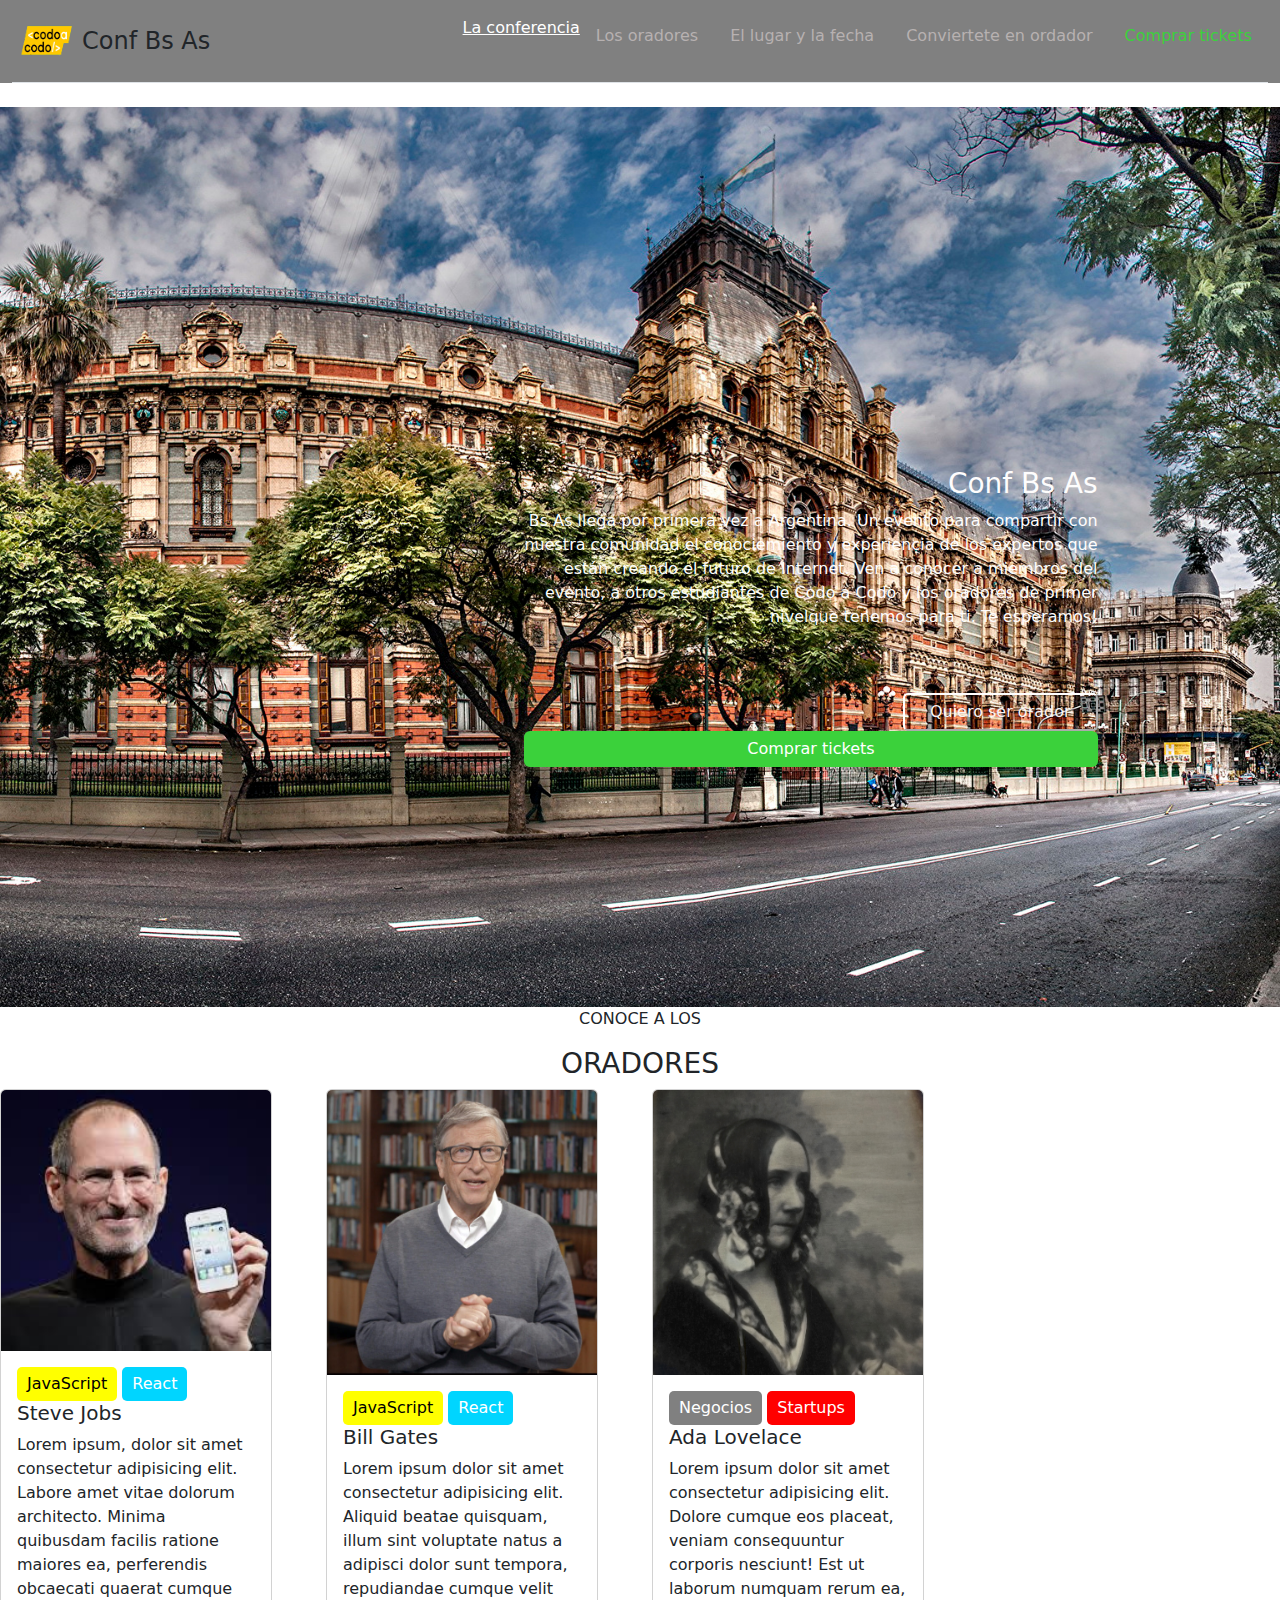
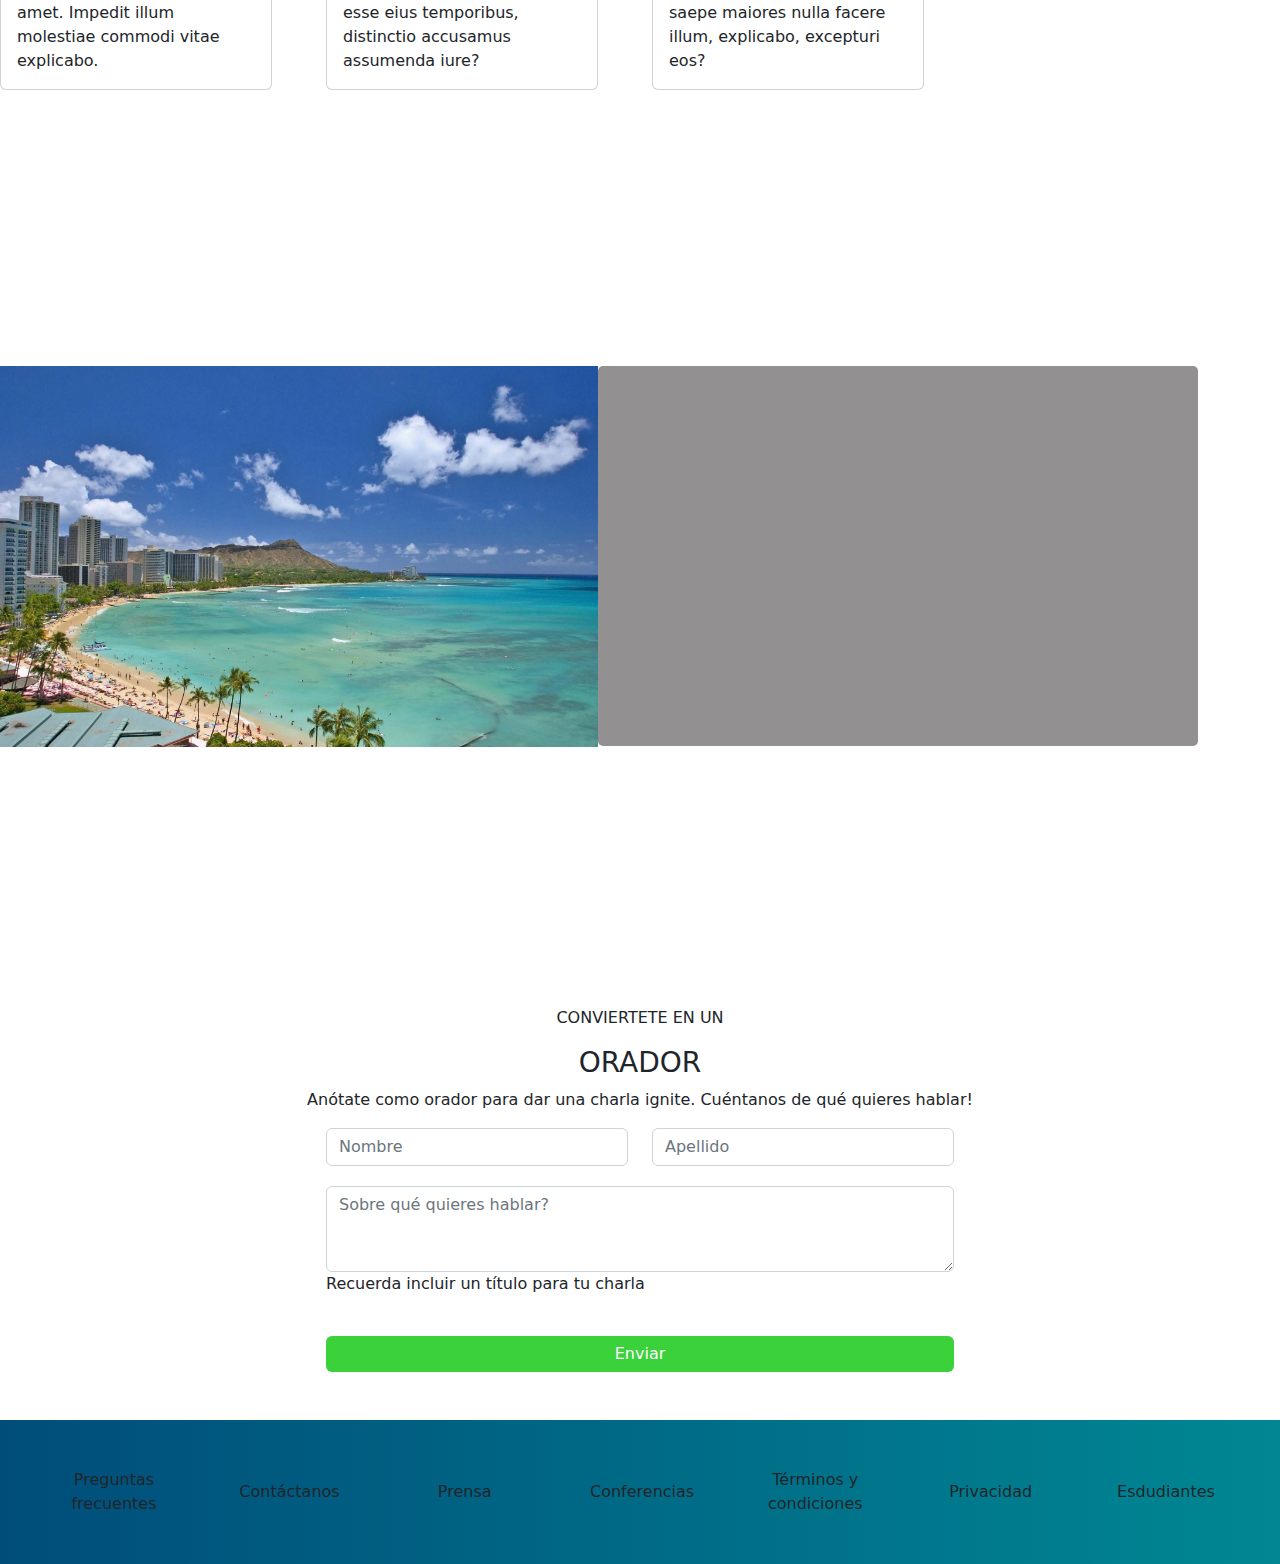
<file: index.html>
<!DOCTYPE html>
<html lang="es">
  <head>
    <meta charset="UTF-8" />
    <meta http-equiv="X-UA-Compatible" content="IE=edge" />
    <meta name="viewport" content="width=device-width, initial-scale=1.0" />
    <title>Replica tp1</title>
    <!--bootstrap-->
    <link
      href="bootstrap-5.2.3-dist 2/bootstrap-5.2.3-dist/css/bootstrap.min.css"
      rel="stylesheet"
      integrity="sha384-rbsA2VBKQhggwzxH7pPCaAqO46MgnOM80zW1RWuH61DGLwZJEdK2Kadq2F9CUG65"
      crossorigin="anonymous"
    />
    <!--css-->
    <link rel="stylesheet" href="styles.css" />
  
  </head>


  <body>
 
  
<div class="container-fluid">
  <header class="d-flex flex-wrap justify-content-center py-3 mb-4 border-bottom">
    
    <a href="/" class="d-flex align-items-center mb-3 mb-md-0 me-md-auto text-dark text-decoration-none">
      <img src="img/codoacodo.png" alt="Bootstrap" width="70" height="50">
      <span class="fs-4">Conf Bs As </span>
    </a>
    <ul class="nav nav-pills" >
      <li class="nav-item"><a href="#" oriaclass="nav-link" style="color:white">La conferencia </a></li>
      <li class="nav-item"><a href="#" class="nav-link" style="color: rgb(183, 177, 177);">Los oradores</a></li>
      <li class="nav-item"><a href="#" class="nav-link" style="color: rgb(183, 177, 177);">El lugar y la fecha</a></li>
      <li class="nav-item"><a href="#" class="nav-link" style="color: rgb(183, 177, 177);">Conviertete en ordador</a></li>
      <li class="nav-item"><a href="file:///C:/Users/Cami/OneDrive/Documentos/codo%20a%20codo/index2.html" class="nav-link" style="color:rgb(59, 209, 59);">Comprar tickets</a></li>
    </ul>
  </header>
  </div> 
</div>

<main>
  <section class="imagen-background">
      <div class="container">
        <div class="text-right-centered">
          <br>
          <br>
          <br>
          <br>
          <br>
          <h3>Conf Bs As </h3>
          <p class="letra">Bs As llega por primera vez a Argentina. Un evento para compartir con <br>
            nuestra comunidad el conociemiento y experiencia de los expertos que <br> están creando el futuro de Internet. Ven a conocer a miembros del <br>
          evento, a otros estudiantes  de Codo a Codo y los oradores de primer<br> nivelque tenemos para ti. Te esperamos! </p> 
          <br>
          <br>
          <button class="transparent-button">Quiero ser orador </button> <button type="button" class="btn btn-success">Comprar tickets </a> </button>

        </div>
      </div> 
    </div>
  </section>
 
 
  <p class="oradores">CONOCE A LOS </p>
    <h3 class="oradores">ORADORES</h3>
   
  <section>
    <div class="row">
      <div class="col-md-3 mb-3">
        <div class="card">
          <img src="img/steve.jpg" class="card-img-top" alt="Imagen 1">
          <div class="card-body">
            <button class="yellow-button">JavaScript</button> <button class="lightblue-button">React</button>
            <h5 class="card-title"> Steve Jobs</h5>
            <p class="card-text">Lorem ipsum, dolor sit amet consectetur adipisicing elit. Labore amet vitae dolorum architecto. Minima quibusdam facilis ratione maiores ea, perferendis obcaecati quaerat cumque amet. Impedit illum molestiae commodi vitae explicabo.</p>
          </div>
        </div>
      </div>

      <div class="col-md-3 mb-3">
        <div class="card">
          <img src="img/bill.jpg" class="card-img-top" alt="Imagen 2">
          <div class="card-body">
            <button class="yellow-button">JavaScript</button> <button class="lightblue-button">React</button>
            <h5 class="card-title">Bill Gates</h5>
            <p class="card-text">Lorem ipsum dolor sit amet consectetur adipisicing elit. Aliquid beatae quisquam, illum sint voluptate natus a adipisci dolor sunt tempora, repudiandae cumque velit esse eius temporibus, distinctio accusamus assumenda iure?</p>
          </div>
        </div>
      </div>
      <div class="col-md-3 mb-3">
        <div class="card">
          <img src="img/ada.jpeg" class="card-img-top" alt="Imagen 3">
          <div class="card-body">
            <button class="grey-button">Negocios</button> <button class="red-button">Startups</button>
            <h5 class="card-title">Ada Lovelace</h5>
            <p class="card-text">Lorem ipsum dolor sit amet consectetur adipisicing elit. Dolore cumque eos placeat, veniam consequuntur corporis nesciunt! Est ut laborum numquam rerum ea, saepe maiores nulla facere illum, explicabo, excepturi eos?</p>
          </div>
        </div>
      </div>
    </div>
  </section> 
  
 
    <section class="container">
      <img src="img/honolulu.jpg" alt="Imagen" class="image">
      <div class="content">
        <div class="text-box">
        </div>
      </div>
    </section>
    

    <p class="oradores">CONVIERTETE EN UN </p>
    <h3 class="oradores">ORADOR</h3>
    <p class="oradores">Anótate como orador para dar una charla ignite. Cuéntanos de qué quieres hablar!</p>
<section>
  <div class="container-form">
    <div class="row justify-content-center">
      <div class="col-md-6">
        <form>
          <div class="form-group row">
            <div class="col">
              <input type="text" class="form-control" placeholder="Nombre">
            </div>
            <div class="col">
              <input type="text" class="form-control" placeholder="Apellido">
            </div>
          </div>
          <div class="form-group">
            <textarea class="form-control" id="mensaje" rows="3" placeholder="Sobre qué quieres hablar?"></textarea>
          </div>
          <p>Recuerda incluir un título para tu charla</p>
          <br>
          <button type="button" class="btn btn-primary rounded">Enviar</button>
        </form>
      </div>
    </div>
  </div>
</section>
</main>
<br>
<br>

<footer class="footer">
  <div class="container-footer">
      <a class="footer-item" href="#">Preguntas frecuentes</a>
      <a class="footer-item" href="#">Contáctanos</a>
      <a class="footer-item" href="#">Prensa</a>
      <a class="footer-item" href="#">Conferencias</a>
      <a class="footer-item" href="#">Términos y condiciones</a>
      <a class="footer-item" href="#">Privacidad</a>
      <a class="footer-item" href="#">Esdudiantes</a>
  </div>
</footer>
<script src="main.js"></script>





  </body>
</html>
</file>
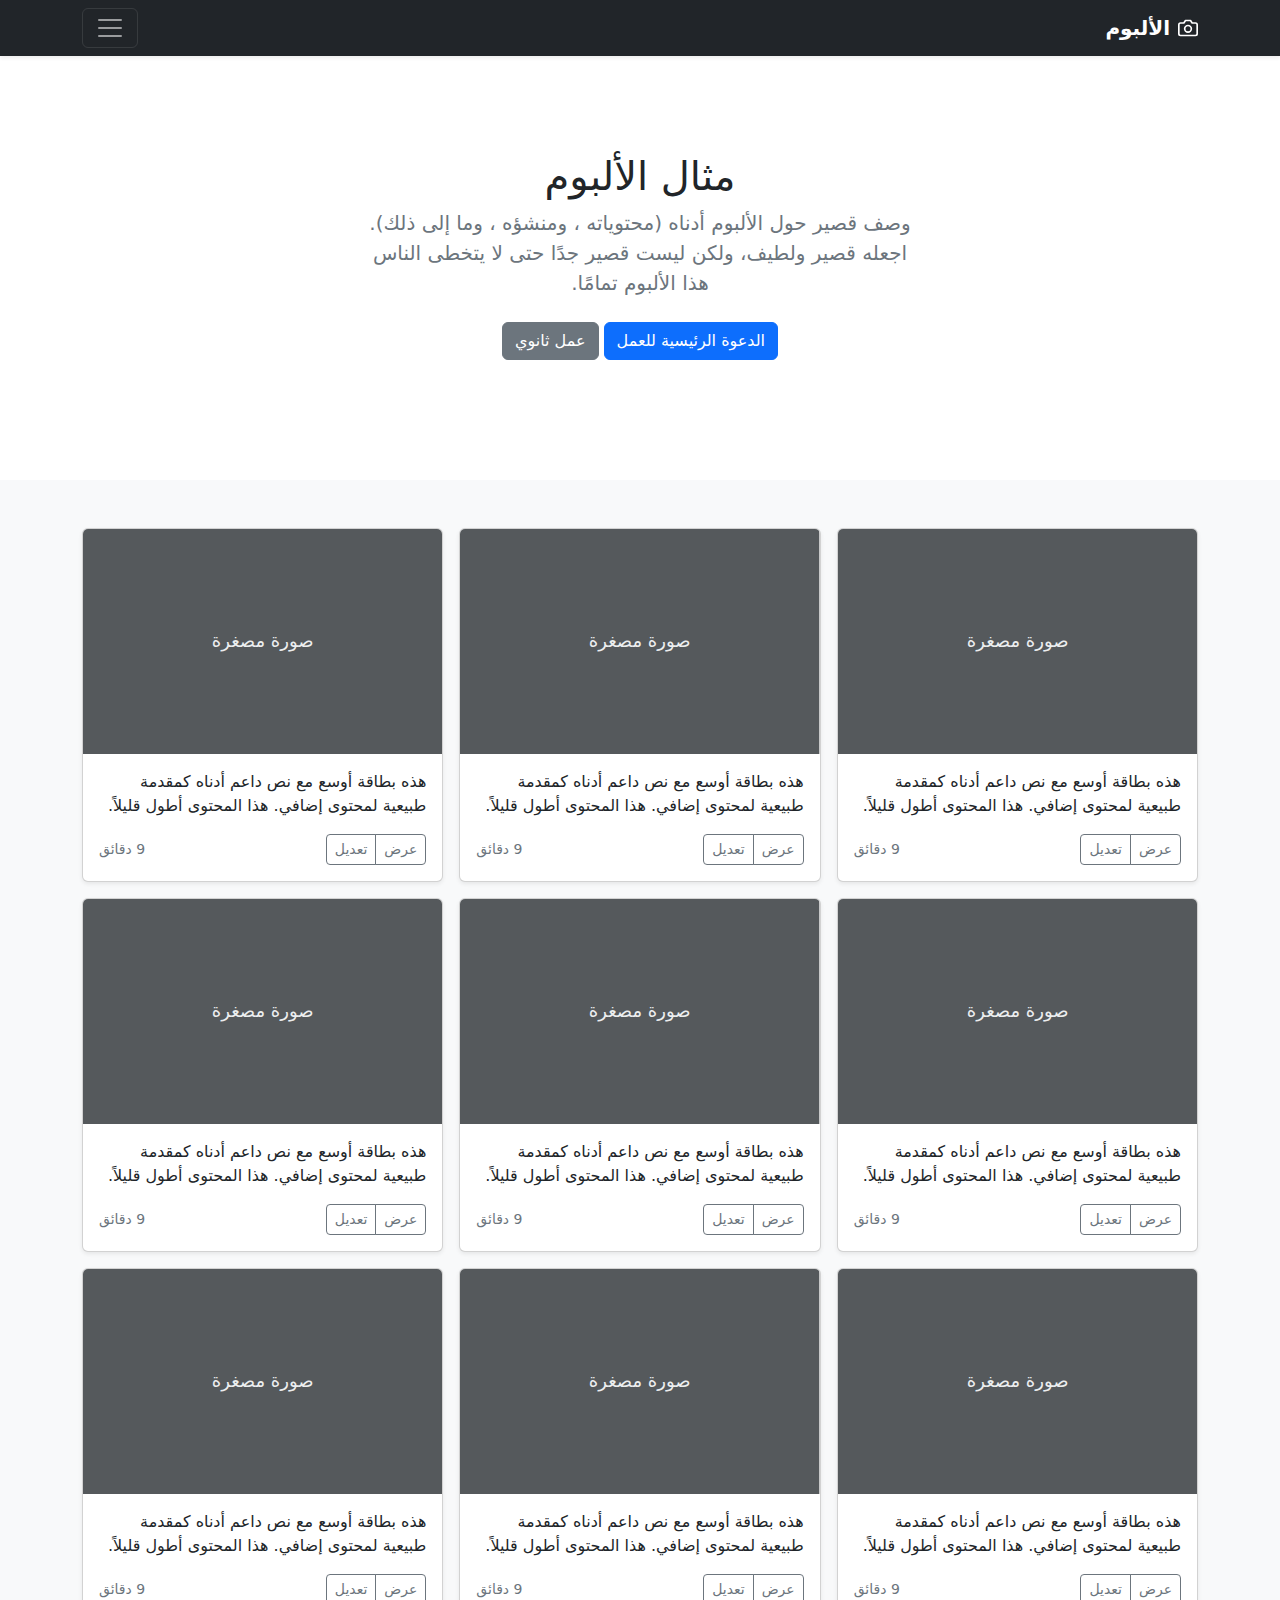
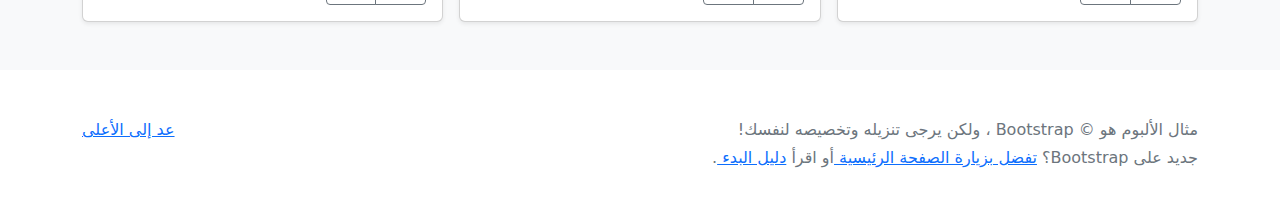
<file: bootstrap-5.2.3-examples/album-rtl/index.html>
<!doctype html>
<html lang="ar" dir="rtl">
  <head>
    <meta charset="utf-8">
    <meta name="viewport" content="width=device-width, initial-scale=1">
    <meta name="description" content="">
    <meta name="author" content="Mark Otto, Jacob Thornton, and Bootstrap contributors">
    <meta name="generator" content="Hugo 0.104.2">
    <title>مثال الألبوم · Bootstrap v5.2</title>

    <link rel="canonical" href="https://getbootstrap.com/docs/5.2/examples/album-rtl/">

    

    

<link href="../assets/dist/css/bootstrap.rtl.min.css" rel="stylesheet">

    <style>
      .bd-placeholder-img {
        font-size: 1.125rem;
        text-anchor: middle;
        -webkit-user-select: none;
        -moz-user-select: none;
        user-select: none;
      }

      @media (min-width: 768px) {
        .bd-placeholder-img-lg {
          font-size: 3.5rem;
        }
      }

      .b-example-divider {
        height: 3rem;
        background-color: rgba(0, 0, 0, .1);
        border: solid rgba(0, 0, 0, .15);
        border-width: 1px 0;
        box-shadow: inset 0 .5em 1.5em rgba(0, 0, 0, .1), inset 0 .125em .5em rgba(0, 0, 0, .15);
      }

      .b-example-vr {
        flex-shrink: 0;
        width: 1.5rem;
        height: 100vh;
      }

      .bi {
        vertical-align: -.125em;
        fill: currentColor;
      }

      .nav-scroller {
        position: relative;
        z-index: 2;
        height: 2.75rem;
        overflow-y: hidden;
      }

      .nav-scroller .nav {
        display: flex;
        flex-wrap: nowrap;
        padding-bottom: 1rem;
        margin-top: -1px;
        overflow-x: auto;
        text-align: center;
        white-space: nowrap;
        -webkit-overflow-scrolling: touch;
      }
    </style>

    
  </head>
  <body>
    
<header>
  <div class="collapse bg-dark" id="navbarHeader">
    <div class="container">
      <div class="row">
        <div class="col-sm-8 col-md-7 py-4">
          <h4 class="text-white">حول</h4>
          <p class="text-muted">أضف بعض المعلومات حول الألبوم، المؤلف، أو أي سياق خلفية آخر. اجعلها بضع جمل حتى يتمكن الزوار من التقاط بعض التلميحات المفيدة. ثم اربطها ببعض مواقع التواصل الاجتماعي أو معلومات الاتصال.</p>
        </div>
        <div class="col-sm-4 offset-md-1 py-4">
          <h4 class="text-white">تواصل معي</h4>
          <ul class="list-unstyled">
            <li><a href="#" class="text-white">تابعني على تويتر</a></li>
            <li><a href="#" class="text-white">شاركني الإعجاب في فيسبوك</a></li>
            <li><a href="#" class="text-white">راسلني على البريد الإلكتروني</a></li>
          </ul>
        </div>
      </div>
    </div>
  </div>
  <div class="navbar navbar-dark bg-dark shadow-sm">
    <div class="container">
      <a href="#" class="navbar-brand d-flex align-items-center">
        <svg xmlns="http://www.w3.org/2000/svg" width="20" height="20" fill="none" stroke="currentColor" stroke-linecap="round" stroke-linejoin="round" stroke-width="2" aria-hidden="true" class="me-2" viewBox="0 0 24 24"><path d="M23 19a2 2 0 0 1-2 2H3a2 2 0 0 1-2-2V8a2 2 0 0 1 2-2h4l2-3h6l2 3h4a2 2 0 0 1 2 2z"/><circle cx="12" cy="13" r="4"/></svg>
        <strong>الألبوم</strong>
      </a>
      <button class="navbar-toggler" type="button" data-bs-toggle="collapse" data-bs-target="#navbarHeader" aria-controls="navbarHeader" aria-expanded="false" aria-label="تبديل التنقل">
        <span class="navbar-toggler-icon"></span>
      </button>
    </div>
  </div>
</header>

<main>

  <section class="py-5 text-center container">
    <div class="row py-lg-5">
      <div class="col-lg-6 col-md-8 mx-auto">
        <h1 class="fw-light">مثال الألبوم</h1>
        <p class="lead text-muted">وصف قصير حول الألبوم أدناه (محتوياته ، ومنشؤه ، وما إلى ذلك). اجعله قصير ولطيف، ولكن ليست قصير جدًا حتى لا يتخطى الناس هذا الألبوم تمامًا.</p>
        <p>
          <a href="#" class="btn btn-primary my-2">الدعوة الرئيسية للعمل</a>
          <a href="#" class="btn btn-secondary my-2">عمل ثانوي</a>
        </p>
      </div>
    </div>
  </section>

  <div class="album py-5 bg-light">
    <div class="container">

      <div class="row row-cols-1 row-cols-sm-2 row-cols-md-3 g-3">
        <div class="col">
          <div class="card shadow-sm">
            <svg class="bd-placeholder-img card-img-top" width="100%" height="225" xmlns="http://www.w3.org/2000/svg" role="img" aria-label="Placeholder: صورة مصغرة" preserveAspectRatio="xMidYMid slice" focusable="false"><title>Placeholder</title><rect width="100%" height="100%" fill="#55595c"/><text x="50%" y="50%" fill="#eceeef" dy=".3em">صورة مصغرة</text></svg>

            <div class="card-body">
              <p class="card-text">هذه بطاقة أوسع مع نص داعم أدناه كمقدمة طبيعية لمحتوى إضافي. هذا المحتوى أطول قليلاً.</p>
              <div class="d-flex justify-content-between align-items-center">
                <div class="btn-group">
                  <button type="button" class="btn btn-sm btn-outline-secondary">عرض</button>
                  <button type="button" class="btn btn-sm btn-outline-secondary">تعديل</button>
                </div>
                <small class="text-muted">9 دقائق</small>
              </div>
            </div>
          </div>
        </div>
        <div class="col">
          <div class="card shadow-sm">
            <svg class="bd-placeholder-img card-img-top" width="100%" height="225" xmlns="http://www.w3.org/2000/svg" role="img" aria-label="Placeholder: صورة مصغرة" preserveAspectRatio="xMidYMid slice" focusable="false"><title>Placeholder</title><rect width="100%" height="100%" fill="#55595c"/><text x="50%" y="50%" fill="#eceeef" dy=".3em">صورة مصغرة</text></svg>

            <div class="card-body">
              <p class="card-text">هذه بطاقة أوسع مع نص داعم أدناه كمقدمة طبيعية لمحتوى إضافي. هذا المحتوى أطول قليلاً.</p>
              <div class="d-flex justify-content-between align-items-center">
                <div class="btn-group">
                  <button type="button" class="btn btn-sm btn-outline-secondary">عرض</button>
                  <button type="button" class="btn btn-sm btn-outline-secondary">تعديل</button>
                </div>
                <small class="text-muted">9 دقائق</small>
              </div>
            </div>
          </div>
        </div>
        <div class="col">
          <div class="card shadow-sm">
            <svg class="bd-placeholder-img card-img-top" width="100%" height="225" xmlns="http://www.w3.org/2000/svg" role="img" aria-label="Placeholder: صورة مصغرة" preserveAspectRatio="xMidYMid slice" focusable="false"><title>Placeholder</title><rect width="100%" height="100%" fill="#55595c"/><text x="50%" y="50%" fill="#eceeef" dy=".3em">صورة مصغرة</text></svg>

            <div class="card-body">
              <p class="card-text">هذه بطاقة أوسع مع نص داعم أدناه كمقدمة طبيعية لمحتوى إضافي. هذا المحتوى أطول قليلاً.</p>
              <div class="d-flex justify-content-between align-items-center">
                <div class="btn-group">
                  <button type="button" class="btn btn-sm btn-outline-secondary">عرض</button>
                  <button type="button" class="btn btn-sm btn-outline-secondary">تعديل</button>
                </div>
                <small class="text-muted">9 دقائق</small>
              </div>
            </div>
          </div>
        </div>

        <div class="col">
          <div class="card shadow-sm">
            <svg class="bd-placeholder-img card-img-top" width="100%" height="225" xmlns="http://www.w3.org/2000/svg" role="img" aria-label="Placeholder: صورة مصغرة" preserveAspectRatio="xMidYMid slice" focusable="false"><title>Placeholder</title><rect width="100%" height="100%" fill="#55595c"/><text x="50%" y="50%" fill="#eceeef" dy=".3em">صورة مصغرة</text></svg>

            <div class="card-body">
              <p class="card-text">هذه بطاقة أوسع مع نص داعم أدناه كمقدمة طبيعية لمحتوى إضافي. هذا المحتوى أطول قليلاً.</p>
              <div class="d-flex justify-content-between align-items-center">
                <div class="btn-group">
                  <button type="button" class="btn btn-sm btn-outline-secondary">عرض</button>
                  <button type="button" class="btn btn-sm btn-outline-secondary">تعديل</button>
                </div>
                <small class="text-muted">9 دقائق</small>
              </div>
            </div>
          </div>
        </div>
        <div class="col">
          <div class="card shadow-sm">
            <svg class="bd-placeholder-img card-img-top" width="100%" height="225" xmlns="http://www.w3.org/2000/svg" role="img" aria-label="Placeholder: صورة مصغرة" preserveAspectRatio="xMidYMid slice" focusable="false"><title>Placeholder</title><rect width="100%" height="100%" fill="#55595c"/><text x="50%" y="50%" fill="#eceeef" dy=".3em">صورة مصغرة</text></svg>

            <div class="card-body">
              <p class="card-text">هذه بطاقة أوسع مع نص داعم أدناه كمقدمة طبيعية لمحتوى إضافي. هذا المحتوى أطول قليلاً.</p>
              <div class="d-flex justify-content-between align-items-center">
                <div class="btn-group">
                  <button type="button" class="btn btn-sm btn-outline-secondary">عرض</button>
                  <button type="button" class="btn btn-sm btn-outline-secondary">تعديل</button>
                </div>
                <small class="text-muted">9 دقائق</small>
              </div>
            </div>
          </div>
        </div>
        <div class="col">
          <div class="card shadow-sm">
            <svg class="bd-placeholder-img card-img-top" width="100%" height="225" xmlns="http://www.w3.org/2000/svg" role="img" aria-label="Placeholder: صورة مصغرة" preserveAspectRatio="xMidYMid slice" focusable="false"><title>Placeholder</title><rect width="100%" height="100%" fill="#55595c"/><text x="50%" y="50%" fill="#eceeef" dy=".3em">صورة مصغرة</text></svg>

            <div class="card-body">
              <p class="card-text">هذه بطاقة أوسع مع نص داعم أدناه كمقدمة طبيعية لمحتوى إضافي. هذا المحتوى أطول قليلاً.</p>
              <div class="d-flex justify-content-between align-items-center">
                <div class="btn-group">
                  <button type="button" class="btn btn-sm btn-outline-secondary">عرض</button>
                  <button type="button" class="btn btn-sm btn-outline-secondary">تعديل</button>
                </div>
                <small class="text-muted">9 دقائق</small>
              </div>
            </div>
          </div>
        </div>

        <div class="col">
          <div class="card shadow-sm">
            <svg class="bd-placeholder-img card-img-top" width="100%" height="225" xmlns="http://www.w3.org/2000/svg" role="img" aria-label="Placeholder: صورة مصغرة" preserveAspectRatio="xMidYMid slice" focusable="false"><title>Placeholder</title><rect width="100%" height="100%" fill="#55595c"/><text x="50%" y="50%" fill="#eceeef" dy=".3em">صورة مصغرة</text></svg>

            <div class="card-body">
              <p class="card-text">هذه بطاقة أوسع مع نص داعم أدناه كمقدمة طبيعية لمحتوى إضافي. هذا المحتوى أطول قليلاً.</p>
              <div class="d-flex justify-content-between align-items-center">
                <div class="btn-group">
                  <button type="button" class="btn btn-sm btn-outline-secondary">عرض</button>
                  <button type="button" class="btn btn-sm btn-outline-secondary">تعديل</button>
                </div>
                <small class="text-muted">9 دقائق</small>
              </div>
            </div>
          </div>
        </div>
        <div class="col">
          <div class="card shadow-sm">
            <svg class="bd-placeholder-img card-img-top" width="100%" height="225" xmlns="http://www.w3.org/2000/svg" role="img" aria-label="Placeholder: صورة مصغرة" preserveAspectRatio="xMidYMid slice" focusable="false"><title>Placeholder</title><rect width="100%" height="100%" fill="#55595c"/><text x="50%" y="50%" fill="#eceeef" dy=".3em">صورة مصغرة</text></svg>

            <div class="card-body">
              <p class="card-text">هذه بطاقة أوسع مع نص داعم أدناه كمقدمة طبيعية لمحتوى إضافي. هذا المحتوى أطول قليلاً.</p>
              <div class="d-flex justify-content-between align-items-center">
                <div class="btn-group">
                  <button type="button" class="btn btn-sm btn-outline-secondary">عرض</button>
                  <button type="button" class="btn btn-sm btn-outline-secondary">تعديل</button>
                </div>
                <small class="text-muted">9 دقائق</small>
              </div>
            </div>
          </div>
        </div>
        <div class="col">
          <div class="card shadow-sm">
            <svg class="bd-placeholder-img card-img-top" width="100%" height="225" xmlns="http://www.w3.org/2000/svg" role="img" aria-label="Placeholder: صورة مصغرة" preserveAspectRatio="xMidYMid slice" focusable="false"><title>Placeholder</title><rect width="100%" height="100%" fill="#55595c"/><text x="50%" y="50%" fill="#eceeef" dy=".3em">صورة مصغرة</text></svg>

            <div class="card-body">
              <p class="card-text">هذه بطاقة أوسع مع نص داعم أدناه كمقدمة طبيعية لمحتوى إضافي. هذا المحتوى أطول قليلاً.</p>
              <div class="d-flex justify-content-between align-items-center">
                <div class="btn-group">
                  <button type="button" class="btn btn-sm btn-outline-secondary">عرض</button>
                  <button type="button" class="btn btn-sm btn-outline-secondary">تعديل</button>
                </div>
                <small class="text-muted">9 دقائق</small>
              </div>
            </div>
          </div>
        </div>
      </div>
    </div>
  </div>

</main>

<footer class="text-muted py-5">
  <div class="container">
    <p class="float-end mb-1">
      <a href="#">عد إلى الأعلى</a>
    </p>
    <p class="mb-1">مثال الألبوم هو © Bootstrap ، ولكن يرجى تنزيله وتخصيصه لنفسك!</p>
    <p class="mb-0">جديد على Bootstrap؟ <a href="/"> تفضل بزيارة الصفحة الرئيسية </a> أو اقرأ <a href="../getting-started/introduction/ "> دليل البدء </a>.</p>
  </div>
</footer>


    <script src="../assets/dist/js/bootstrap.bundle.min.js"></script>

      
  </body>
</html>
</file>
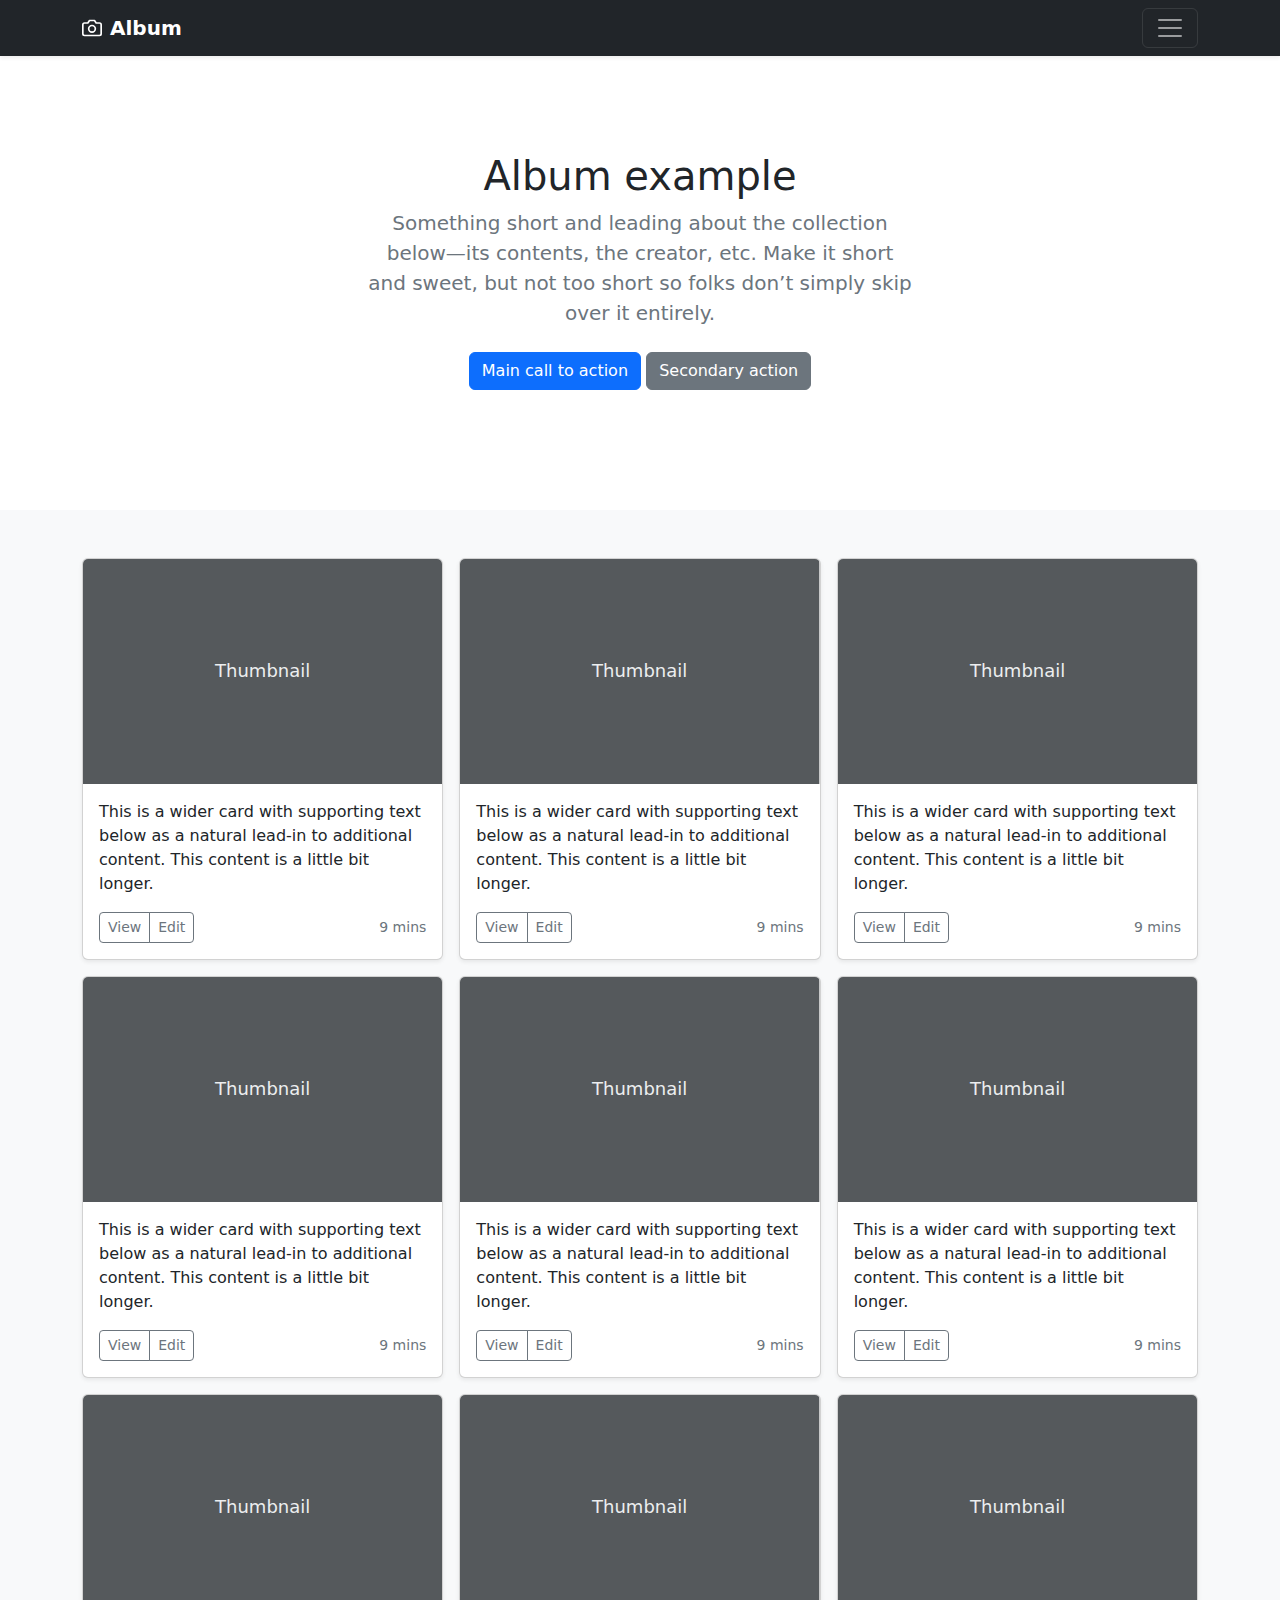
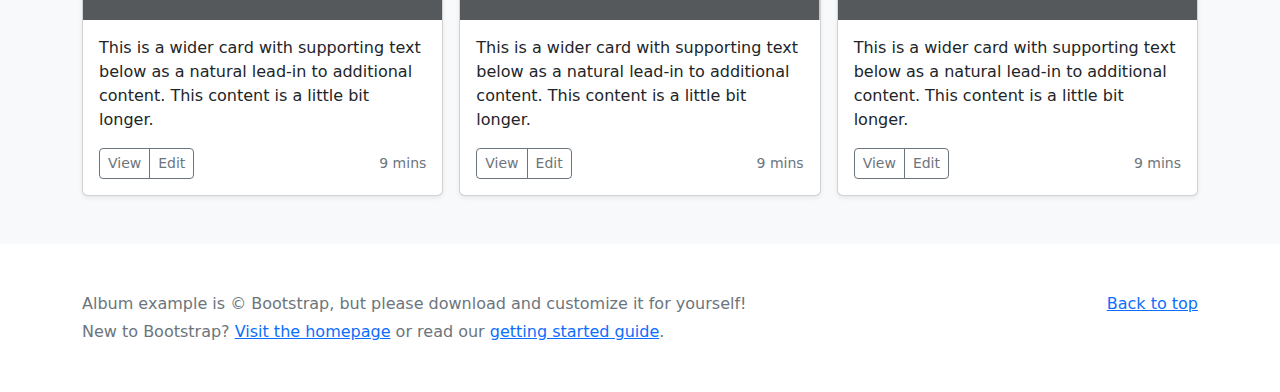
<file: bootstrap-5.2.3-examples/album/index.html>
<!doctype html>
<html lang="en">
  <head>
    <meta charset="utf-8">
    <meta name="viewport" content="width=device-width, initial-scale=1">
    <meta name="description" content="">
    <meta name="author" content="Mark Otto, Jacob Thornton, and Bootstrap contributors">
    <meta name="generator" content="Hugo 0.104.2">
    <title>Album example · Bootstrap v5.2</title>

    <link rel="canonical" href="https://getbootstrap.com/docs/5.2/examples/album/">

    

    

<link href="../assets/dist/css/bootstrap.min.css" rel="stylesheet">

    <style>
      .bd-placeholder-img {
        font-size: 1.125rem;
        text-anchor: middle;
        -webkit-user-select: none;
        -moz-user-select: none;
        user-select: none;
      }

      @media (min-width: 768px) {
        .bd-placeholder-img-lg {
          font-size: 3.5rem;
        }
      }

      .b-example-divider {
        height: 3rem;
        background-color: rgba(0, 0, 0, .1);
        border: solid rgba(0, 0, 0, .15);
        border-width: 1px 0;
        box-shadow: inset 0 .5em 1.5em rgba(0, 0, 0, .1), inset 0 .125em .5em rgba(0, 0, 0, .15);
      }

      .b-example-vr {
        flex-shrink: 0;
        width: 1.5rem;
        height: 100vh;
      }

      .bi {
        vertical-align: -.125em;
        fill: currentColor;
      }

      .nav-scroller {
        position: relative;
        z-index: 2;
        height: 2.75rem;
        overflow-y: hidden;
      }

      .nav-scroller .nav {
        display: flex;
        flex-wrap: nowrap;
        padding-bottom: 1rem;
        margin-top: -1px;
        overflow-x: auto;
        text-align: center;
        white-space: nowrap;
        -webkit-overflow-scrolling: touch;
      }
    </style>

    
  </head>
  <body>
    
<header>
  <div class="collapse bg-dark" id="navbarHeader">
    <div class="container">
      <div class="row">
        <div class="col-sm-8 col-md-7 py-4">
          <h4 class="text-white">About</h4>
          <p class="text-muted">Add some information about the album below, the author, or any other background context. Make it a few sentences long so folks can pick up some informative tidbits. Then, link them off to some social networking sites or contact information.</p>
        </div>
        <div class="col-sm-4 offset-md-1 py-4">
          <h4 class="text-white">Contact</h4>
          <ul class="list-unstyled">
            <li><a href="#" class="text-white">Follow on Twitter</a></li>
            <li><a href="#" class="text-white">Like on Facebook</a></li>
            <li><a href="#" class="text-white">Email me</a></li>
          </ul>
        </div>
      </div>
    </div>
  </div>
  <div class="navbar navbar-dark bg-dark shadow-sm">
    <div class="container">
      <a href="#" class="navbar-brand d-flex align-items-center">
        <svg xmlns="http://www.w3.org/2000/svg" width="20" height="20" fill="none" stroke="currentColor" stroke-linecap="round" stroke-linejoin="round" stroke-width="2" aria-hidden="true" class="me-2" viewBox="0 0 24 24"><path d="M23 19a2 2 0 0 1-2 2H3a2 2 0 0 1-2-2V8a2 2 0 0 1 2-2h4l2-3h6l2 3h4a2 2 0 0 1 2 2z"/><circle cx="12" cy="13" r="4"/></svg>
        <strong>Album</strong>
      </a>
      <button class="navbar-toggler" type="button" data-bs-toggle="collapse" data-bs-target="#navbarHeader" aria-controls="navbarHeader" aria-expanded="false" aria-label="Toggle navigation">
        <span class="navbar-toggler-icon"></span>
      </button>
    </div>
  </div>
</header>

<main>

  <section class="py-5 text-center container">
    <div class="row py-lg-5">
      <div class="col-lg-6 col-md-8 mx-auto">
        <h1 class="fw-light">Album example</h1>
        <p class="lead text-muted">Something short and leading about the collection below—its contents, the creator, etc. Make it short and sweet, but not too short so folks don’t simply skip over it entirely.</p>
        <p>
          <a href="#" class="btn btn-primary my-2">Main call to action</a>
          <a href="#" class="btn btn-secondary my-2">Secondary action</a>
        </p>
      </div>
    </div>
  </section>

  <div class="album py-5 bg-light">
    <div class="container">

      <div class="row row-cols-1 row-cols-sm-2 row-cols-md-3 g-3">
        <div class="col">
          <div class="card shadow-sm">
            <svg class="bd-placeholder-img card-img-top" width="100%" height="225" xmlns="http://www.w3.org/2000/svg" role="img" aria-label="Placeholder: Thumbnail" preserveAspectRatio="xMidYMid slice" focusable="false"><title>Placeholder</title><rect width="100%" height="100%" fill="#55595c"/><text x="50%" y="50%" fill="#eceeef" dy=".3em">Thumbnail</text></svg>

            <div class="card-body">
              <p class="card-text">This is a wider card with supporting text below as a natural lead-in to additional content. This content is a little bit longer.</p>
              <div class="d-flex justify-content-between align-items-center">
                <div class="btn-group">
                  <button type="button" class="btn btn-sm btn-outline-secondary">View</button>
                  <button type="button" class="btn btn-sm btn-outline-secondary">Edit</button>
                </div>
                <small class="text-muted">9 mins</small>
              </div>
            </div>
          </div>
        </div>
        <div class="col">
          <div class="card shadow-sm">
            <svg class="bd-placeholder-img card-img-top" width="100%" height="225" xmlns="http://www.w3.org/2000/svg" role="img" aria-label="Placeholder: Thumbnail" preserveAspectRatio="xMidYMid slice" focusable="false"><title>Placeholder</title><rect width="100%" height="100%" fill="#55595c"/><text x="50%" y="50%" fill="#eceeef" dy=".3em">Thumbnail</text></svg>

            <div class="card-body">
              <p class="card-text">This is a wider card with supporting text below as a natural lead-in to additional content. This content is a little bit longer.</p>
              <div class="d-flex justify-content-between align-items-center">
                <div class="btn-group">
                  <button type="button" class="btn btn-sm btn-outline-secondary">View</button>
                  <button type="button" class="btn btn-sm btn-outline-secondary">Edit</button>
                </div>
                <small class="text-muted">9 mins</small>
              </div>
            </div>
          </div>
        </div>
        <div class="col">
          <div class="card shadow-sm">
            <svg class="bd-placeholder-img card-img-top" width="100%" height="225" xmlns="http://www.w3.org/2000/svg" role="img" aria-label="Placeholder: Thumbnail" preserveAspectRatio="xMidYMid slice" focusable="false"><title>Placeholder</title><rect width="100%" height="100%" fill="#55595c"/><text x="50%" y="50%" fill="#eceeef" dy=".3em">Thumbnail</text></svg>

            <div class="card-body">
              <p class="card-text">This is a wider card with supporting text below as a natural lead-in to additional content. This content is a little bit longer.</p>
              <div class="d-flex justify-content-between align-items-center">
                <div class="btn-group">
                  <button type="button" class="btn btn-sm btn-outline-secondary">View</button>
                  <button type="button" class="btn btn-sm btn-outline-secondary">Edit</button>
                </div>
                <small class="text-muted">9 mins</small>
              </div>
            </div>
          </div>
        </div>

        <div class="col">
          <div class="card shadow-sm">
            <svg class="bd-placeholder-img card-img-top" width="100%" height="225" xmlns="http://www.w3.org/2000/svg" role="img" aria-label="Placeholder: Thumbnail" preserveAspectRatio="xMidYMid slice" focusable="false"><title>Placeholder</title><rect width="100%" height="100%" fill="#55595c"/><text x="50%" y="50%" fill="#eceeef" dy=".3em">Thumbnail</text></svg>

            <div class="card-body">
              <p class="card-text">This is a wider card with supporting text below as a natural lead-in to additional content. This content is a little bit longer.</p>
              <div class="d-flex justify-content-between align-items-center">
                <div class="btn-group">
                  <button type="button" class="btn btn-sm btn-outline-secondary">View</button>
                  <button type="button" class="btn btn-sm btn-outline-secondary">Edit</button>
                </div>
                <small class="text-muted">9 mins</small>
              </div>
            </div>
          </div>
        </div>
        <div class="col">
          <div class="card shadow-sm">
            <svg class="bd-placeholder-img card-img-top" width="100%" height="225" xmlns="http://www.w3.org/2000/svg" role="img" aria-label="Placeholder: Thumbnail" preserveAspectRatio="xMidYMid slice" focusable="false"><title>Placeholder</title><rect width="100%" height="100%" fill="#55595c"/><text x="50%" y="50%" fill="#eceeef" dy=".3em">Thumbnail</text></svg>

            <div class="card-body">
              <p class="card-text">This is a wider card with supporting text below as a natural lead-in to additional content. This content is a little bit longer.</p>
              <div class="d-flex justify-content-between align-items-center">
                <div class="btn-group">
                  <button type="button" class="btn btn-sm btn-outline-secondary">View</button>
                  <button type="button" class="btn btn-sm btn-outline-secondary">Edit</button>
                </div>
                <small class="text-muted">9 mins</small>
              </div>
            </div>
          </div>
        </div>
        <div class="col">
          <div class="card shadow-sm">
            <svg class="bd-placeholder-img card-img-top" width="100%" height="225" xmlns="http://www.w3.org/2000/svg" role="img" aria-label="Placeholder: Thumbnail" preserveAspectRatio="xMidYMid slice" focusable="false"><title>Placeholder</title><rect width="100%" height="100%" fill="#55595c"/><text x="50%" y="50%" fill="#eceeef" dy=".3em">Thumbnail</text></svg>

            <div class="card-body">
              <p class="card-text">This is a wider card with supporting text below as a natural lead-in to additional content. This content is a little bit longer.</p>
              <div class="d-flex justify-content-between align-items-center">
                <div class="btn-group">
                  <button type="button" class="btn btn-sm btn-outline-secondary">View</button>
                  <button type="button" class="btn btn-sm btn-outline-secondary">Edit</button>
                </div>
                <small class="text-muted">9 mins</small>
              </div>
            </div>
          </div>
        </div>

        <div class="col">
          <div class="card shadow-sm">
            <svg class="bd-placeholder-img card-img-top" width="100%" height="225" xmlns="http://www.w3.org/2000/svg" role="img" aria-label="Placeholder: Thumbnail" preserveAspectRatio="xMidYMid slice" focusable="false"><title>Placeholder</title><rect width="100%" height="100%" fill="#55595c"/><text x="50%" y="50%" fill="#eceeef" dy=".3em">Thumbnail</text></svg>

            <div class="card-body">
              <p class="card-text">This is a wider card with supporting text below as a natural lead-in to additional content. This content is a little bit longer.</p>
              <div class="d-flex justify-content-between align-items-center">
                <div class="btn-group">
                  <button type="button" class="btn btn-sm btn-outline-secondary">View</button>
                  <button type="button" class="btn btn-sm btn-outline-secondary">Edit</button>
                </div>
                <small class="text-muted">9 mins</small>
              </div>
            </div>
          </div>
        </div>
        <div class="col">
          <div class="card shadow-sm">
            <svg class="bd-placeholder-img card-img-top" width="100%" height="225" xmlns="http://www.w3.org/2000/svg" role="img" aria-label="Placeholder: Thumbnail" preserveAspectRatio="xMidYMid slice" focusable="false"><title>Placeholder</title><rect width="100%" height="100%" fill="#55595c"/><text x="50%" y="50%" fill="#eceeef" dy=".3em">Thumbnail</text></svg>

            <div class="card-body">
              <p class="card-text">This is a wider card with supporting text below as a natural lead-in to additional content. This content is a little bit longer.</p>
              <div class="d-flex justify-content-between align-items-center">
                <div class="btn-group">
                  <button type="button" class="btn btn-sm btn-outline-secondary">View</button>
                  <button type="button" class="btn btn-sm btn-outline-secondary">Edit</button>
                </div>
                <small class="text-muted">9 mins</small>
              </div>
            </div>
          </div>
        </div>
        <div class="col">
          <div class="card shadow-sm">
            <svg class="bd-placeholder-img card-img-top" width="100%" height="225" xmlns="http://www.w3.org/2000/svg" role="img" aria-label="Placeholder: Thumbnail" preserveAspectRatio="xMidYMid slice" focusable="false"><title>Placeholder</title><rect width="100%" height="100%" fill="#55595c"/><text x="50%" y="50%" fill="#eceeef" dy=".3em">Thumbnail</text></svg>

            <div class="card-body">
              <p class="card-text">This is a wider card with supporting text below as a natural lead-in to additional content. This content is a little bit longer.</p>
              <div class="d-flex justify-content-between align-items-center">
                <div class="btn-group">
                  <button type="button" class="btn btn-sm btn-outline-secondary">View</button>
                  <button type="button" class="btn btn-sm btn-outline-secondary">Edit</button>
                </div>
                <small class="text-muted">9 mins</small>
              </div>
            </div>
          </div>
        </div>
      </div>
    </div>
  </div>

</main>

<footer class="text-muted py-5">
  <div class="container">
    <p class="float-end mb-1">
      <a href="#">Back to top</a>
    </p>
    <p class="mb-1">Album example is &copy; Bootstrap, but please download and customize it for yourself!</p>
    <p class="mb-0">New to Bootstrap? <a href="/">Visit the homepage</a> or read our <a href="../getting-started/introduction/">getting started guide</a>.</p>
  </div>
</footer>


    <script src="../assets/dist/js/bootstrap.bundle.min.js"></script>

      
  </body>
</html>
</file>
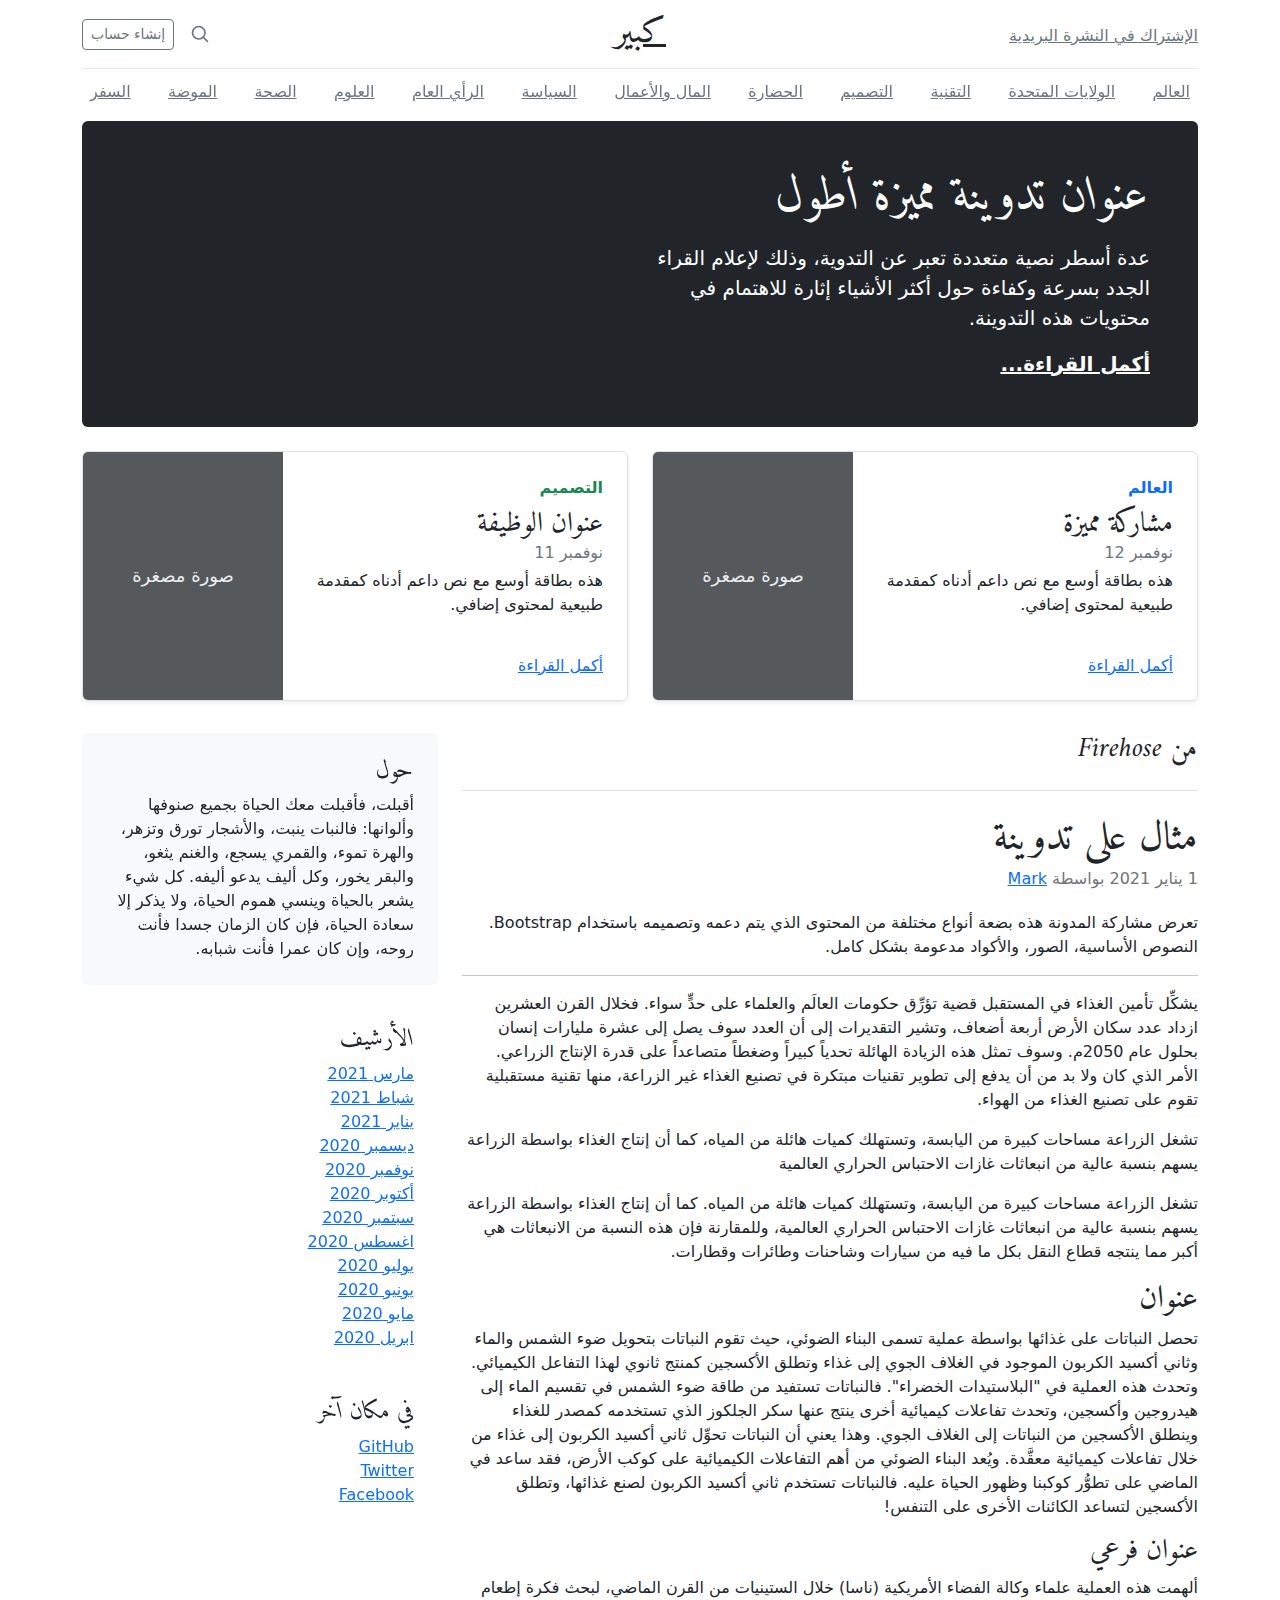
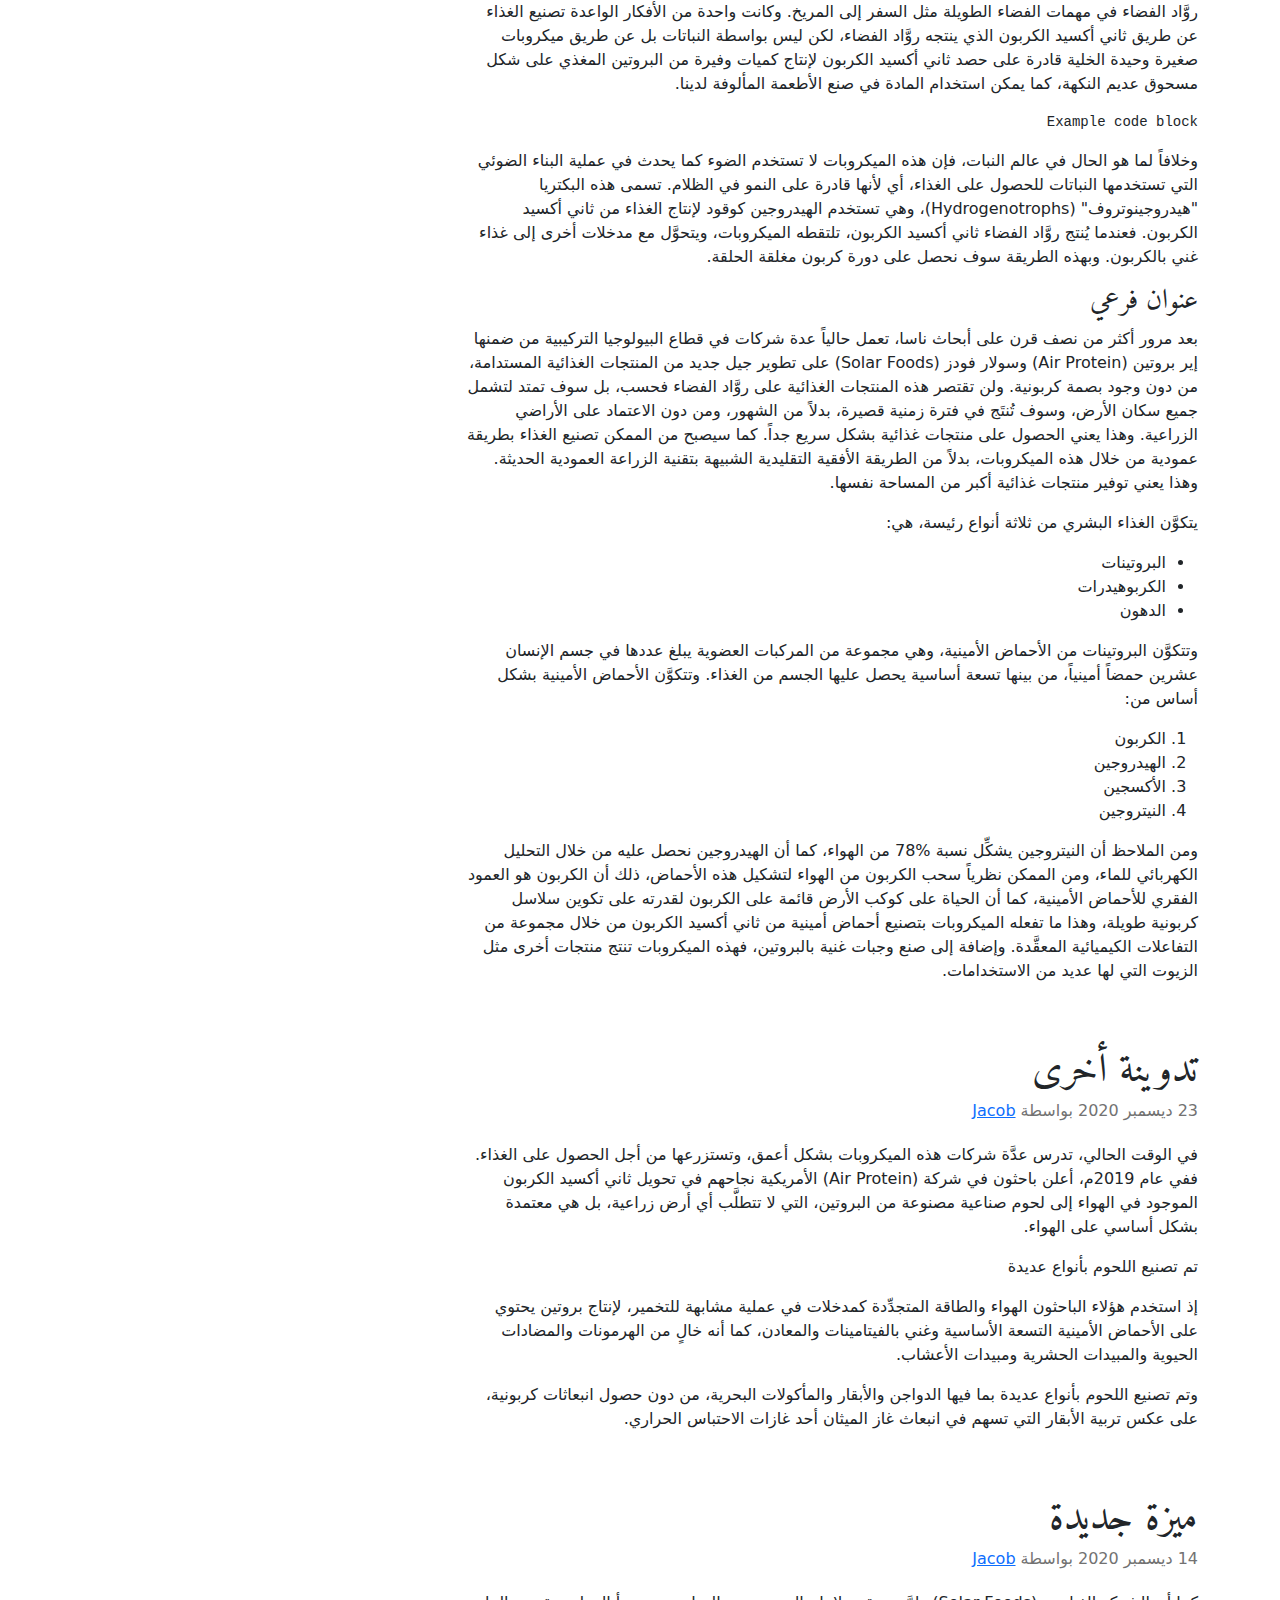
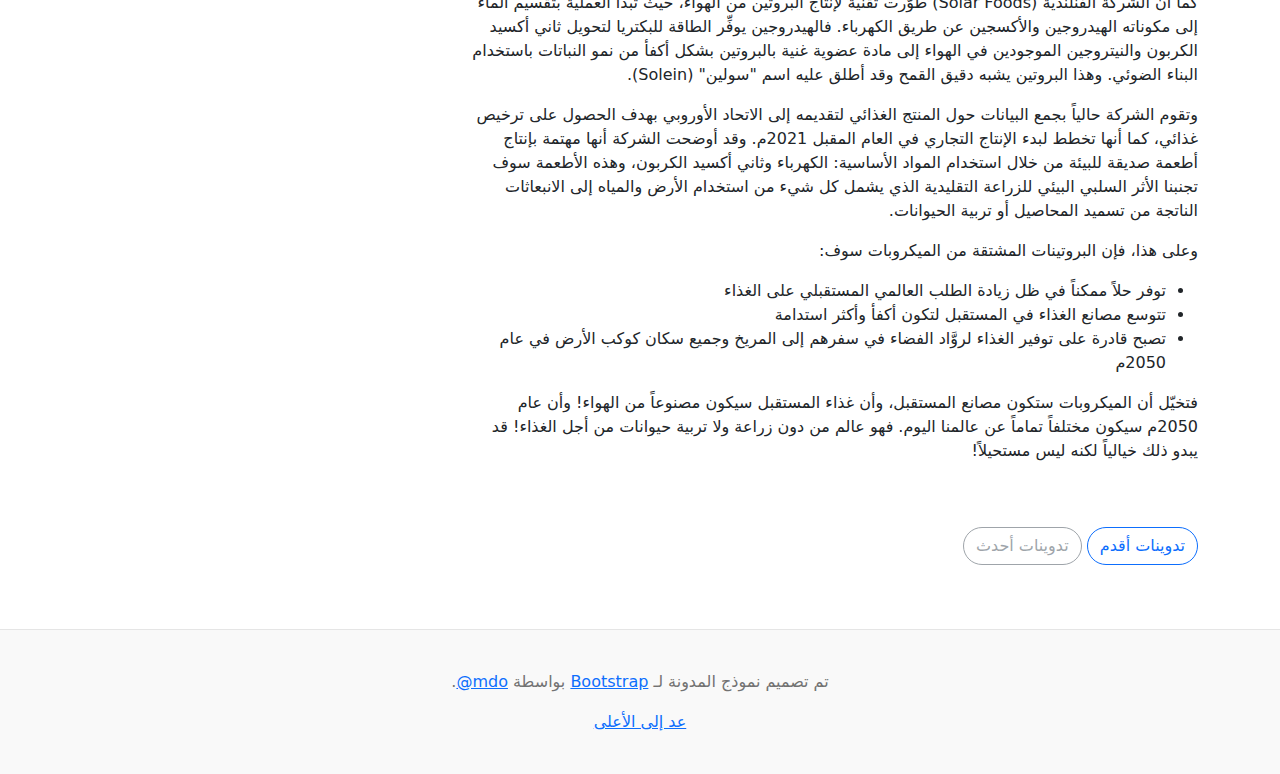
<file: bootstrap-5.2.3-examples/blog-rtl/index.html>
<!doctype html>
<html lang="ar" dir="rtl">
  <head>
    <meta charset="utf-8">
    <meta name="viewport" content="width=device-width, initial-scale=1">
    <meta name="description" content="">
    <meta name="author" content="Mark Otto, Jacob Thornton, and Bootstrap contributors">
    <meta name="generator" content="Hugo 0.104.2">
    <title>قالب المدونة · Bootstrap v5.2</title>

    <link rel="canonical" href="https://getbootstrap.com/docs/5.2/examples/blog-rtl/">

    

    

<link href="../assets/dist/css/bootstrap.rtl.min.css" rel="stylesheet">

    <style>
      .bd-placeholder-img {
        font-size: 1.125rem;
        text-anchor: middle;
        -webkit-user-select: none;
        -moz-user-select: none;
        user-select: none;
      }

      @media (min-width: 768px) {
        .bd-placeholder-img-lg {
          font-size: 3.5rem;
        }
      }

      .b-example-divider {
        height: 3rem;
        background-color: rgba(0, 0, 0, .1);
        border: solid rgba(0, 0, 0, .15);
        border-width: 1px 0;
        box-shadow: inset 0 .5em 1.5em rgba(0, 0, 0, .1), inset 0 .125em .5em rgba(0, 0, 0, .15);
      }

      .b-example-vr {
        flex-shrink: 0;
        width: 1.5rem;
        height: 100vh;
      }

      .bi {
        vertical-align: -.125em;
        fill: currentColor;
      }

      .nav-scroller {
        position: relative;
        z-index: 2;
        height: 2.75rem;
        overflow-y: hidden;
      }

      .nav-scroller .nav {
        display: flex;
        flex-wrap: nowrap;
        padding-bottom: 1rem;
        margin-top: -1px;
        overflow-x: auto;
        text-align: center;
        white-space: nowrap;
        -webkit-overflow-scrolling: touch;
      }
    </style>

    
    <!-- Custom styles for this template -->
    <link href="https://fonts.googleapis.com/css?family=Amiri:wght@400;700&amp;display=swap" rel="stylesheet">
    <!-- Custom styles for this template -->
    <link href="../blog/blog.rtl.css" rel="stylesheet">
  </head>
  <body>
    
<div class="container">
  <header class="blog-header lh-1 py-3">
    <div class="row flex-nowrap justify-content-between align-items-center">
      <div class="col-4 pt-1">
        <a class="link-secondary" href="#">الإشتراك في النشرة البريدية</a>
      </div>
      <div class="col-4 text-center">
        <a class="blog-header-logo text-dark" href="#">كبير</a>
      </div>
      <div class="col-4 d-flex justify-content-end align-items-center">
        <a class="link-secondary" href="#" aria-label="بحث">
          <svg xmlns="http://www.w3.org/2000/svg" width="20" height="20" fill="none" stroke="currentColor" stroke-linecap="round" stroke-linejoin="round" stroke-width="2" class="mx-3" role="img" viewBox="0 0 24 24"><title>بحث</title><circle cx="10.5" cy="10.5" r="7.5"/><path d="M21 21l-5.2-5.2"/></svg>
        </a>
        <a class="btn btn-sm btn-outline-secondary" href="#">إنشاء حساب</a>
      </div>
    </div>
  </header>

  <div class="nav-scroller py-1 mb-2">
    <nav class="nav d-flex justify-content-between">
      <a class="p-2 link-secondary" href="#">العالم</a>
      <a class="p-2 link-secondary" href="#">الولايات المتحدة</a>
      <a class="p-2 link-secondary" href="#">التقنية</a>
      <a class="p-2 link-secondary" href="#">التصميم</a>
      <a class="p-2 link-secondary" href="#">الحضارة</a>
      <a class="p-2 link-secondary" href="#">المال والأعمال</a>
      <a class="p-2 link-secondary" href="#">السياسة</a>
      <a class="p-2 link-secondary" href="#">الرأي العام</a>
      <a class="p-2 link-secondary" href="#">العلوم</a>
      <a class="p-2 link-secondary" href="#">الصحة</a>
      <a class="p-2 link-secondary" href="#">الموضة</a>
      <a class="p-2 link-secondary" href="#">السفر</a>
    </nav>
  </div>
</div>

<main class="container">
  <div class="p-4 p-md-5 mb-4 rounded text-bg-dark">
    <div class="col-md-6 px-0">
      <h1 class="display-4 fst-italic">عنوان تدوينة مميزة أطول</h1>
      <p class="lead my-3">عدة أسطر نصية متعددة تعبر عن التدوية، وذلك لإعلام القراء الجدد بسرعة وكفاءة حول أكثر الأشياء إثارة للاهتمام في محتويات هذه التدوينة.</p>
      <p class="lead mb-0"><a href="#" class="text-white fw-bold">أكمل القراءة...</a></p>
    </div>
  </div>

  <div class="row mb-2">
    <div class="col-md-6">
      <div class="row g-0 border rounded overflow-hidden flex-md-row mb-4 shadow-sm h-md-250 position-relative">
        <div class="col p-4 d-flex flex-column position-static">
          <strong class="d-inline-block mb-2 text-primary">العالم</strong>
          <h3 class="mb-0">مشاركة مميزة</h3>
          <div class="mb-1 text-muted">نوفمبر 12</div>
          <p class="card-text mb-auto">هذه بطاقة أوسع مع نص داعم أدناه كمقدمة طبيعية لمحتوى إضافي.</p>
          <a href="#" class="stretched-link">أكمل القراءة</a>
        </div>
        <div class="col-auto d-none d-lg-block">
          <svg class="bd-placeholder-img" width="200" height="250" xmlns="http://www.w3.org/2000/svg" role="img" aria-label="Placeholder: صورة مصغرة" preserveAspectRatio="xMidYMid slice" focusable="false"><title>Placeholder</title><rect width="100%" height="100%" fill="#55595c"/><text x="50%" y="50%" fill="#eceeef" dy=".3em">صورة مصغرة</text></svg>

        </div>
      </div>
    </div>
    <div class="col-md-6">
      <div class="row g-0 border rounded overflow-hidden flex-md-row mb-4 shadow-sm h-md-250 position-relative">
        <div class="col p-4 d-flex flex-column position-static">
          <strong class="d-inline-block mb-2 text-success">التصميم</strong>
          <h3 class="mb-0">عنوان الوظيفة</h3>
          <div class="mb-1 text-muted">نوفمبر 11</div>
          <p class="mb-auto">هذه بطاقة أوسع مع نص داعم أدناه كمقدمة طبيعية لمحتوى إضافي.</p>
          <a href="#" class="stretched-link">أكمل القراءة</a>
        </div>
        <div class="col-auto d-none d-lg-block">
          <svg class="bd-placeholder-img" width="200" height="250" xmlns="http://www.w3.org/2000/svg" role="img" aria-label="Placeholder: صورة مصغرة" preserveAspectRatio="xMidYMid slice" focusable="false"><title>Placeholder</title><rect width="100%" height="100%" fill="#55595c"/><text x="50%" y="50%" fill="#eceeef" dy=".3em">صورة مصغرة</text></svg>

        </div>
      </div>
    </div>
  </div>

  <div class="row">
    <div class="col-md-8">
      <h3 class="pb-4 mb-4 fst-italic border-bottom">
        من Firehose
      </h3>

      <article class="blog-post">
        <h2 class="blog-post-title mb-1">مثال على تدوينة</h2>
        <p class="blog-post-meta">1 يناير 2021 بواسطة <a href="#"> Mark </a></p>

        <p>تعرض مشاركة المدونة هذه بضعة أنواع مختلفة من المحتوى الذي يتم دعمه وتصميمه باستخدام Bootstrap. النصوص الأساسية، الصور، والأكواد مدعومة بشكل كامل.</p>
        <hr>
        <p>يشكِّل تأمين الغذاء في المستقبل قضية تؤرِّق حكومات العالَم والعلماء على حدٍّ سواء. فخلال القرن العشرين ازداد عدد سكان الأرض أربعة أضعاف، وتشير التقديرات إلى أن العدد سوف يصل إلى عشرة مليارات إنسان بحلول عام 2050م. وسوف تمثل هذه الزيادة الهائلة تحدياً كبيراً وضغطاً متصاعداً على قدرة الإنتاج الزراعي. الأمر الذي كان ولا بد من أن يدفع إلى تطوير تقنيات مبتكرة في تصنيع الغذاء غير الزراعة، منها تقنية مستقبلية تقوم على تصنيع الغذاء من الهواء.</p>
        <blockquote>
          <p>تشغل الزراعة مساحات كبيرة من اليابسة، وتستهلك كميات هائلة من المياه، كما أن إنتاج الغذاء بواسطة الزراعة يسهم بنسبة عالية من انبعاثات غازات الاحتباس الحراري العالمية</p>
        </blockquote>
        <p>تشغل الزراعة مساحات كبيرة من اليابسة، وتستهلك كميات هائلة من المياه. كما أن إنتاج الغذاء بواسطة الزراعة يسهم بنسبة عالية من انبعاثات غازات الاحتباس الحراري العالمية، وللمقارنة فإن هذه النسبة من الانبعاثات هي أكبر مما ينتجه قطاع النقل بكل ما فيه من سيارات وشاحنات وطائرات وقطارات.</p>
        <h2>عنوان</h2>
        <p>تحصل النباتات على غذائها بواسطة عملية تسمى البناء الضوئي، حيث تقوم النباتات بتحويل ضوء الشمس والماء وثاني أكسيد الكربون الموجود في الغلاف الجوي إلى غذاء وتطلق الأكسجين كمنتج ثانوي لهذا التفاعل الكيميائي. وتحدث هذه العملية في "البلاستيدات الخضراء". فالنباتات تستفيد من طاقة ضوء الشمس في تقسيم الماء إلى هيدروجين وأكسجين، وتحدث تفاعلات كيميائية أخرى ينتج عنها سكر الجلكوز الذي تستخدمه كمصدر للغذاء وينطلق الأكسجين من النباتات إلى الغلاف الجوي. وهذا يعني أن النباتات تحوِّل ثاني أكسيد الكربون إلى غذاء من خلال تفاعلات كيميائية معقَّدة. ويُعد البناء الضوئي من أهم التفاعلات الكيميائية على كوكب الأرض، فقد ساعد في الماضي على تطوُّر كوكبنا وظهور الحياة عليه. فالنباتات تستخدم ثاني أكسيد الكربون لصنع غذائها، وتطلق الأكسجين لتساعد الكائنات الأخرى على التنفس!</p>
        <h3>عنوان فرعي</h3>
        <p>ألهمت هذه العملية علماء وكالة الفضاء الأمريكية (ناسا) خلال الستينيات من القرن الماضي، لبحث فكرة إطعام روَّاد الفضاء في مهمات الفضاء الطويلة مثل السفر إلى المريخ. وكانت واحدة من الأفكار الواعدة تصنيع الغذاء عن طريق ثاني أكسيد الكربون الذي ينتجه روَّاد الفضاء، لكن ليس بواسطة النباتات بل عن طريق ميكروبات صغيرة وحيدة الخلية قادرة على حصد ثاني أكسيد الكربون لإنتاج كميات وفيرة من البروتين المغذي على شكل مسحوق عديم النكهة، كما يمكن استخدام المادة في صنع الأطعمة المألوفة لدينا.</p>
        <pre><code>Example code block</code></pre>
        <p>وخلافاً لما هو الحال في عالم النبات، فإن هذه الميكروبات لا تستخدم الضوء كما يحدث في عملية البناء الضوئي التي تستخدمها النباتات للحصول على الغذاء، أي لأنها قادرة على النمو في الظلام. تسمى هذه البكتريا "هيدروجينوتروف" (Hydrogenotrophs)، وهي تستخدم الهيدروجين كوقود لإنتاج الغذاء من ثاني أكسيد الكربون. فعندما يُنتج روَّاد الفضاء ثاني أكسيد الكربون، تلتقطه الميكروبات، ويتحوَّل مع مدخلات أخرى إلى غذاء غني بالكربون. وبهذه الطريقة سوف نحصل على دورة كربون مغلقة الحلقة.</p>
        <h3>عنوان فرعي</h3>
        <p>بعد مرور أكثر من نصف قرن على أبحاث ناسا، تعمل حالياً عدة شركات في قطاع البيولوجيا التركيبية من ضمنها إير بروتين (Air Protein) وسولار فودز (Solar Foods) على تطوير جيل جديد من المنتجات الغذائية المستدامة، من دون وجود بصمة كربونية. ولن تقتصر هذه المنتجات الغذائية على روَّاد الفضاء فحسب، بل سوف تمتد لتشمل جميع سكان الأرض، وسوف تُنتَج في فترة زمنية قصيرة، بدلاً من الشهور، ومن دون الاعتماد على الأراضي الزراعية. وهذا يعني الحصول على منتجات غذائية بشكل سريع جداً. كما سيصبح من الممكن تصنيع الغذاء بطريقة عمودية من خلال هذه الميكروبات، بدلاً من الطريقة الأفقية التقليدية الشبيهة بتقنية الزراعة العمودية الحديثة. وهذا يعني توفير منتجات غذائية أكبر من المساحة نفسها.</p>
        <p>يتكوَّن الغذاء البشري من ثلاثة أنواع رئيسة، هي:</p>
        <ul>
          <li>البروتينات</li>
          <li>الكربوهيدرات</li>
          <li>الدهون</li>
        </ul>
        <p>وتتكوَّن البروتينات من الأحماض الأمينية، وهي مجموعة من المركبات العضوية يبلغ عددها في جسم الإنسان عشرين حمضاً أمينياً، من بينها تسعة أساسية يحصل عليها الجسم من الغذاء. وتتكوَّن الأحماض الأمينية بشكل أساس من:</p>
        <ol>
          <li>الكربون</li>
          <li>الهيدروجين</li>
          <li>الأكسجين</li>
          <li>النيتروجين</li>
        </ol>
        <p>ومن الملاحظ أن النيتروجين يشكِّل نسبة %78 من الهواء، كما أن الهيدروجين نحصل عليه من خلال التحليل الكهربائي للماء، ومن الممكن نظرياً سحب الكربون من الهواء لتشكيل هذه الأحماض، ذلك أن الكربون هو العمود الفقري للأحماض الأمينية، كما أن الحياة على كوكب الأرض قائمة على الكربون لقدرته على تكوين سلاسل كربونية طويلة، وهذا ما تفعله الميكروبات بتصنيع أحماض أمينية من ثاني أكسيد الكربون من خلال مجموعة من التفاعلات الكيميائية المعقَّدة. وإضافة إلى صنع وجبات غنية بالبروتين، فهذه الميكروبات تنتج منتجات أخرى مثل الزيوت التي لها عديد من الاستخدامات.</p>
      </article>

      <article class="blog-post">
        <h2 class="blog-post-title mb-1">تدوينة أخرى</h2>
        <p class="blog-post-meta">23 ديسمبر 2020 بواسطة <a href="#">Jacob</a></p>

        <p>في الوقت الحالي، تدرس عدَّة شركات هذه الميكروبات بشكل أعمق، وتستزرعها من أجل الحصول على الغذاء. ففي عام 2019م، أعلن باحثون في شركة (Air Protein) الأمريكية نجاحهم في تحويل ثاني أكسيد الكربون الموجود في الهواء إلى لحوم صناعية مصنوعة من البروتين، التي لا تتطلَّب أي أرض زراعية، بل هي معتمدة بشكل أساسي على الهواء.</p>
        <blockquote>
          <p>تم تصنيع اللحوم بأنواع عديدة</p>
        </blockquote>
        <p>إذ استخدم هؤلاء الباحثون الهواء والطاقة المتجدِّدة كمدخلات في عملية مشابهة للتخمير، لإنتاج بروتين يحتوي على الأحماض الأمينية التسعة الأساسية وغني بالفيتامينات والمعادن، كما أنه خالٍ من الهرمونات والمضادات الحيوية والمبيدات الحشرية ومبيدات الأعشاب.</p>
        <p> وتم تصنيع اللحوم بأنواع عديدة بما فيها الدواجن والأبقار والمأكولات البحرية، من دون حصول انبعاثات كربونية، على عكس تربية الأبقار التي تسهم في انبعاث غاز الميثان أحد غازات الاحتباس الحراري.</p>
      </article>

      <article class="blog-post">
        <h2 class="blog-post-title mb-1">ميزة جديدة</h2>
        <p class="blog-post-meta">14 ديسمبر 2020 بواسطة <a href="#">Jacob</a></p>

        <p>كما أن الشركة الفنلندية (Solar Foods) طوَّرت تقنية لإنتاج البروتين من الهواء، حيث تبدأ العملية بتقسيم الماء إلى مكوناته الهيدروجين والأكسجين عن طريق الكهرباء. فالهيدروجين يوفِّر الطاقة للبكتريا لتحويل ثاني أكسيد الكربون والنيتروجين الموجودين في الهواء إلى مادة عضوية غنية بالبروتين بشكل أكفأ من نمو النباتات باستخدام البناء الضوئي. وهذا البروتين يشبه دقيق القمح وقد أطلق عليه اسم "سولين" (Solein).</p>
        <p>وتقوم الشركة حالياً بجمع البيانات حول المنتج الغذائي لتقديمه إلى الاتحاد الأوروبي بهدف الحصول على ترخيص غذائي، كما أنها تخطط لبدء الإنتاج التجاري في العام المقبل 2021م. وقد أوضحت الشركة أنها مهتمة بإنتاج أطعمة صديقة للبيئة من خلال استخدام المواد الأساسية: الكهرباء وثاني أكسيد الكربون، وهذه الأطعمة سوف تجنبنا الأثر السلبي البيئي للزراعة التقليدية الذي يشمل كل شيء من استخدام الأرض والمياه إلى الانبعاثات الناتجة من تسميد المحاصيل أو تربية الحيوانات.</p>
        <p>وعلى هذا، فإن البروتينات المشتقة من الميكروبات سوف:</p>
        <ul>
          <li>توفر حلاً ممكناً في ظل زيادة الطلب العالمي المستقبلي على الغذاء</li>
          <li>تتوسع مصانع الغذاء في المستقبل لتكون أكفأ وأكثر استدامة</li>
          <li>تصبح قادرة على توفير الغذاء لروَّاد الفضاء في سفرهم إلى المريخ وجميع سكان كوكب الأرض في عام 2050م</li>
        </ul>
        <p>فتخيّل أن الميكروبات ستكون مصانع المستقبل، وأن غذاء المستقبل سيكون مصنوعاً من الهواء! وأن عام 2050م سيكون مختلفاً تماماً عن عالمنا اليوم. فهو عالم من دون زراعة ولا تربية حيوانات من أجل الغذاء! قد يبدو ذلك خيالياً لكنه ليس مستحيلاً!</p>
      </article>

      <nav class="blog-pagination" aria-label="Pagination">
        <a class="btn btn-outline-primary rounded-pill" href="#">تدوينات أقدم</a>
        <a class="btn btn-outline-secondary rounded-pill disabled">تدوينات أحدث</a>
      </nav>

    </div>

    <div class="col-md-4">
      <div class="position-sticky" style="top: 2rem;">
        <div class="p-4 mb-3 bg-light rounded">
          <h4 class="fst-italic">حول</h4>
          <p class="mb-0">أقبلت، فأقبلت معك الحياة بجميع صنوفها وألوانها: فالنبات ينبت، والأشجار تورق وتزهر، والهرة تموء، والقمري يسجع، والغنم يثغو، والبقر يخور، وكل أليف يدعو أليفه. كل شيء يشعر بالحياة وينسي هموم الحياة، ولا يذكر إلا سعادة الحياة، فإن كان الزمان جسدا فأنت روحه، وإن كان عمرا فأنت شبابه.</p>
        </div>

        <div class="p-4">
          <h4 class="fst-italic">الأرشيف</h4>
          <ol class="list-unstyled mb-0">
            <li><a href="#">مارس 2021</a></li>
            <li><a href="#">شباط 2021</a></li>
            <li><a href="#">يناير 2021</a></li>
            <li><a href="#">ديسمبر 2020</a></li>
            <li><a href="#">نوفمبر 2020</a></li>
            <li><a href="#">أكتوبر 2020</a></li>
            <li><a href="#">سبتمبر 2020</a></li>
            <li><a href="#">اغسطس 2020</a></li>
            <li><a href="#">يوليو 2020</a></li>
            <li><a href="#">يونيو 2020</a></li>
            <li><a href="#">مايو 2020</a></li>
            <li><a href="#">ابريل 2020</a></li>
          </ol>
        </div>

        <div class="p-4">
          <h4 class="fst-italic">في مكان آخر</h4>
          <ol class="list-unstyled">
            <li><a href="#">GitHub</a></li>
            <li><a href="#">Twitter</a></li>
            <li><a href="#">Facebook</a></li>
          </ol>
        </div>
      </div>
    </div>
  </div>

</main>

<footer class="blog-footer">
  <p>تم تصميم نموذج المدونة لـ <a href="https://getbootstrap.com/">Bootstrap</a> بواسطة <a href="https://twitter.com/mdo"><bdi lang="en" dir="ltr">@mdo</bdi></a>.</p>
  <p>
    <a href="#">عد إلى الأعلى</a>
  </p>
</footer>


    
  </body>
</html>
</file>
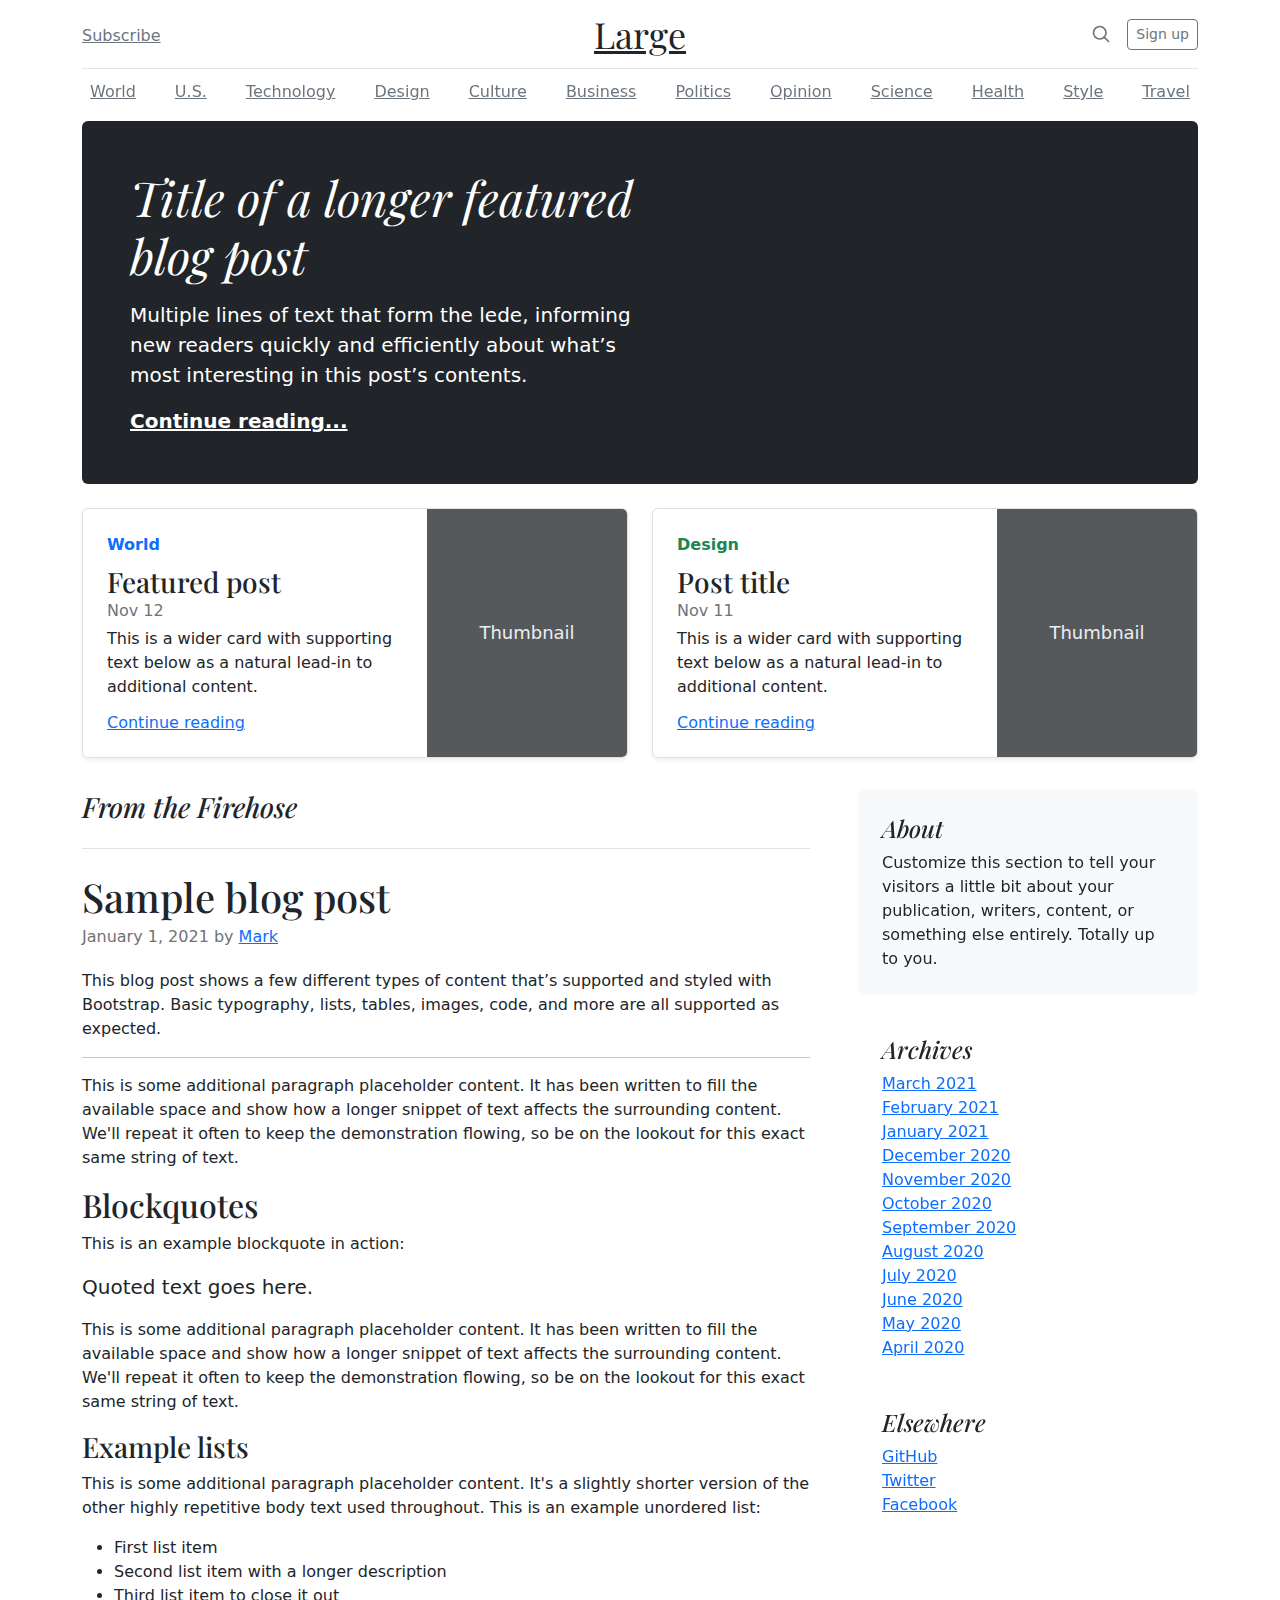
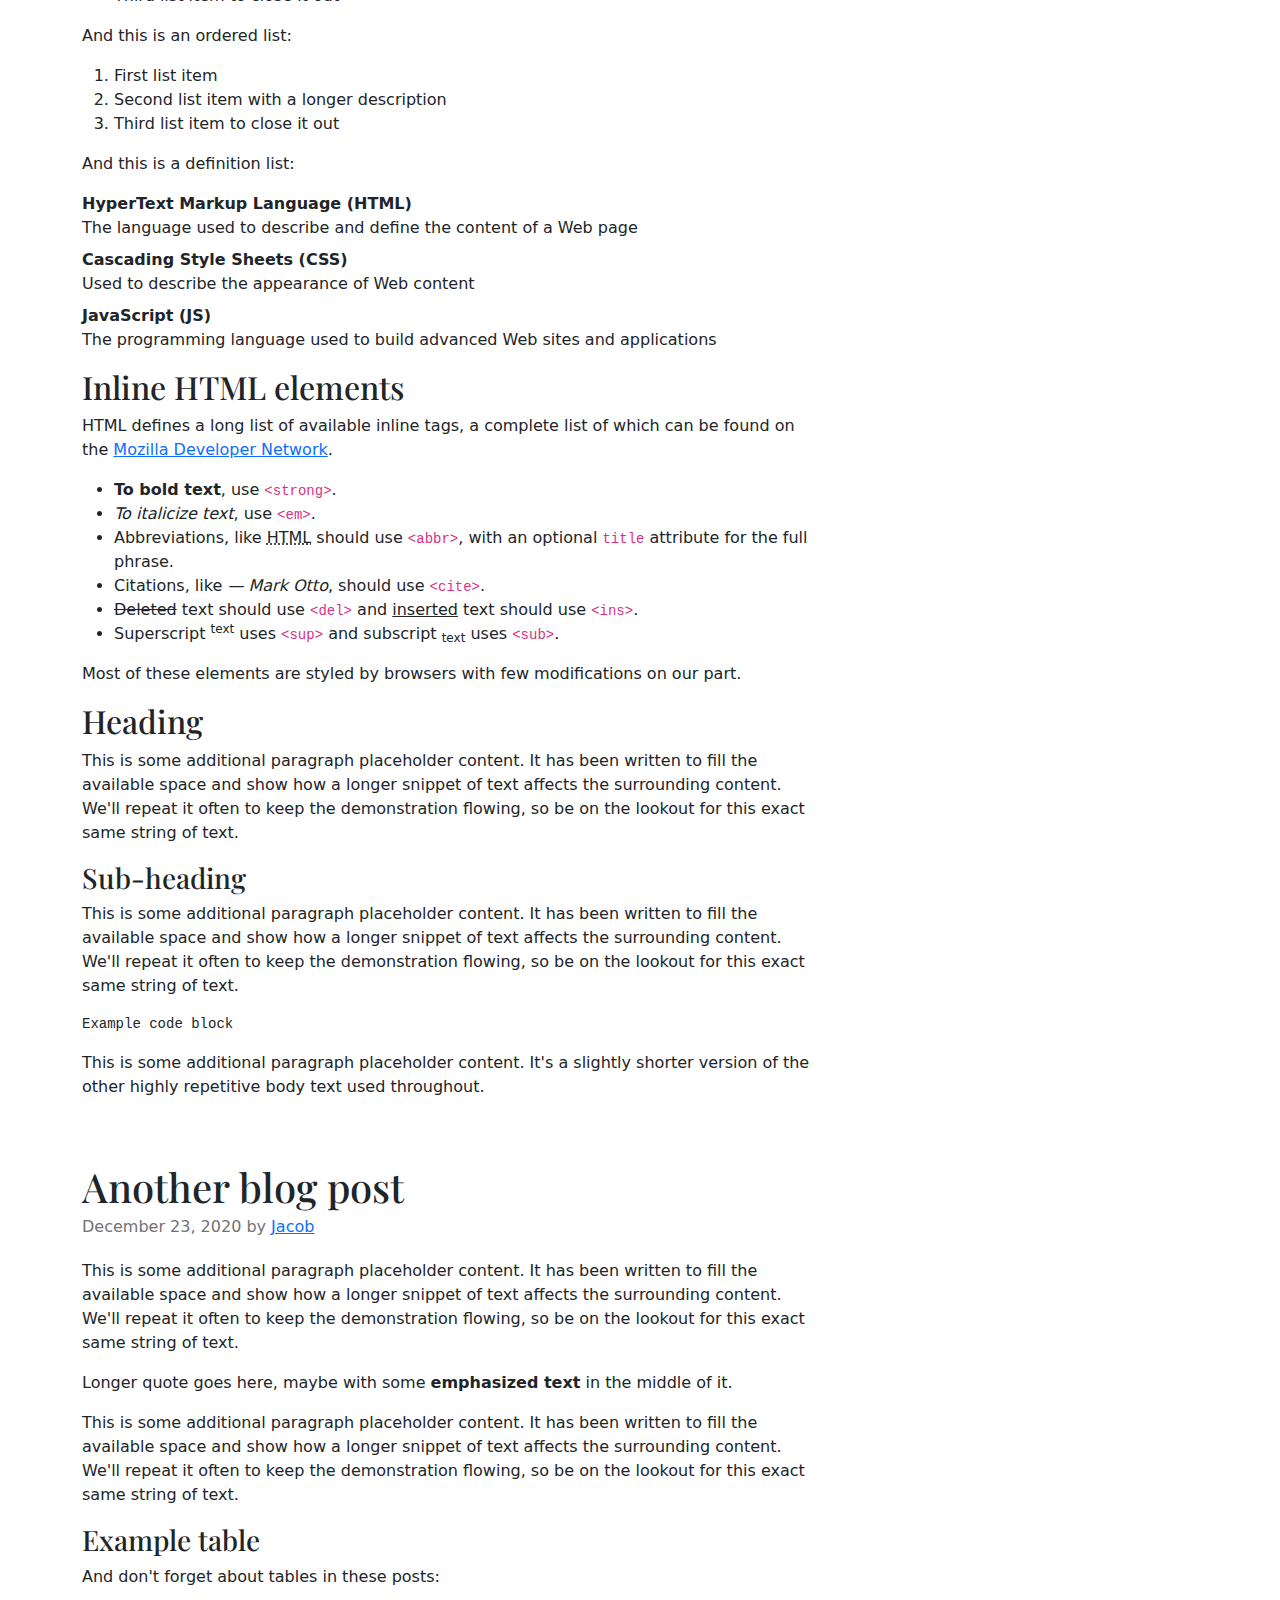
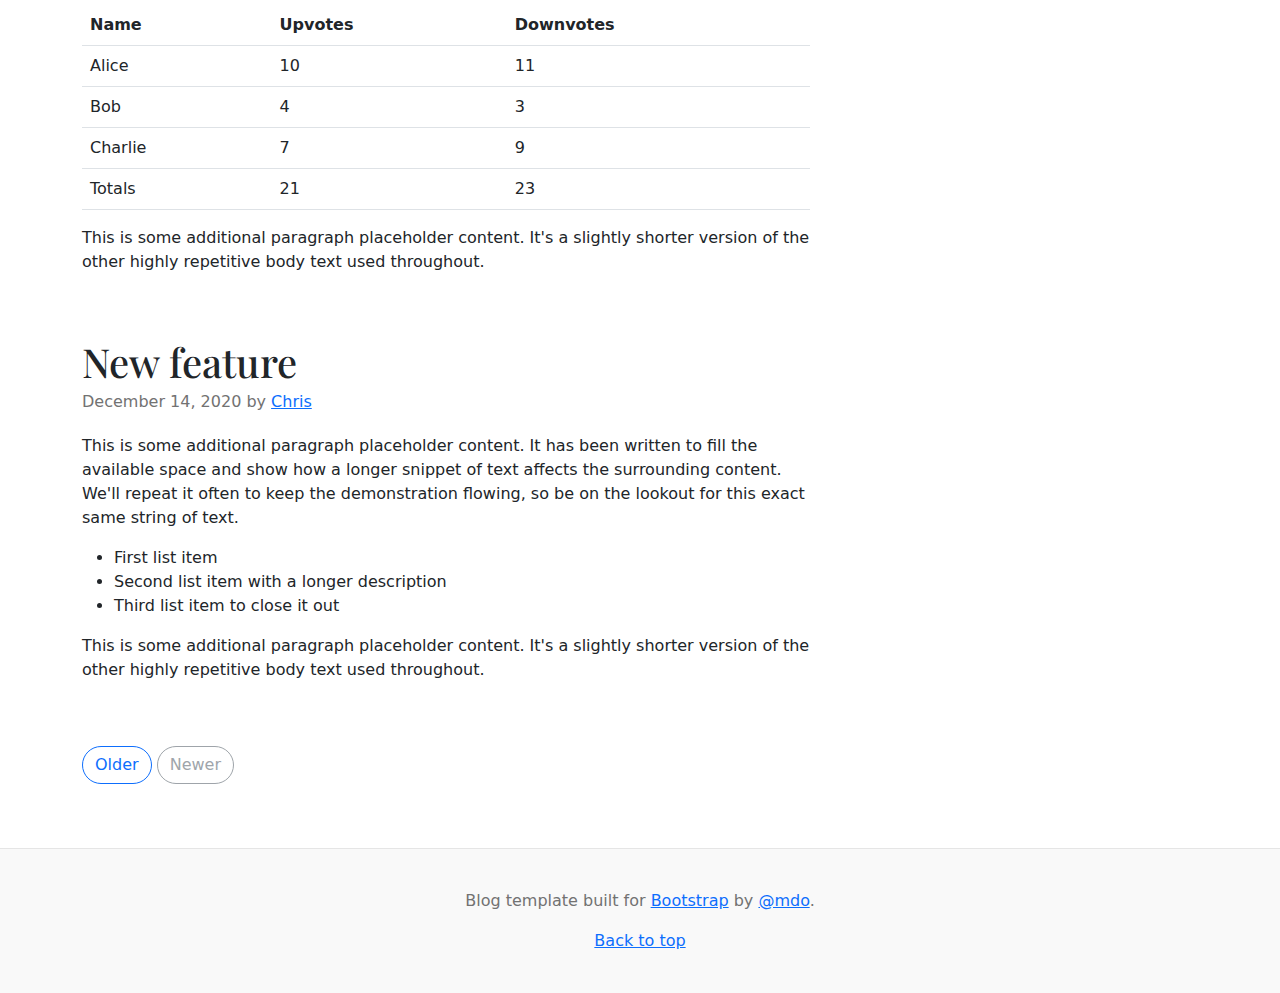
<file: bootstrap-5.2.3-examples/blog/index.html>
<!doctype html>
<html lang="en">
  <head>
    <meta charset="utf-8">
    <meta name="viewport" content="width=device-width, initial-scale=1">
    <meta name="description" content="">
    <meta name="author" content="Mark Otto, Jacob Thornton, and Bootstrap contributors">
    <meta name="generator" content="Hugo 0.104.2">
    <title>Blog Template · Bootstrap v5.2</title>

    <link rel="canonical" href="https://getbootstrap.com/docs/5.2/examples/blog/">

    

    

<link href="../assets/dist/css/bootstrap.min.css" rel="stylesheet">

    <style>
      .bd-placeholder-img {
        font-size: 1.125rem;
        text-anchor: middle;
        -webkit-user-select: none;
        -moz-user-select: none;
        user-select: none;
      }

      @media (min-width: 768px) {
        .bd-placeholder-img-lg {
          font-size: 3.5rem;
        }
      }

      .b-example-divider {
        height: 3rem;
        background-color: rgba(0, 0, 0, .1);
        border: solid rgba(0, 0, 0, .15);
        border-width: 1px 0;
        box-shadow: inset 0 .5em 1.5em rgba(0, 0, 0, .1), inset 0 .125em .5em rgba(0, 0, 0, .15);
      }

      .b-example-vr {
        flex-shrink: 0;
        width: 1.5rem;
        height: 100vh;
      }

      .bi {
        vertical-align: -.125em;
        fill: currentColor;
      }

      .nav-scroller {
        position: relative;
        z-index: 2;
        height: 2.75rem;
        overflow-y: hidden;
      }

      .nav-scroller .nav {
        display: flex;
        flex-wrap: nowrap;
        padding-bottom: 1rem;
        margin-top: -1px;
        overflow-x: auto;
        text-align: center;
        white-space: nowrap;
        -webkit-overflow-scrolling: touch;
      }
    </style>

    
    <!-- Custom styles for this template -->
    <link href="https://fonts.googleapis.com/css?family=Playfair&#43;Display:700,900&amp;display=swap" rel="stylesheet">
    <!-- Custom styles for this template -->
    <link href="blog.css" rel="stylesheet">
  </head>
  <body>
    
<div class="container">
  <header class="blog-header lh-1 py-3">
    <div class="row flex-nowrap justify-content-between align-items-center">
      <div class="col-4 pt-1">
        <a class="link-secondary" href="#">Subscribe</a>
      </div>
      <div class="col-4 text-center">
        <a class="blog-header-logo text-dark" href="#">Large</a>
      </div>
      <div class="col-4 d-flex justify-content-end align-items-center">
        <a class="link-secondary" href="#" aria-label="Search">
          <svg xmlns="http://www.w3.org/2000/svg" width="20" height="20" fill="none" stroke="currentColor" stroke-linecap="round" stroke-linejoin="round" stroke-width="2" class="mx-3" role="img" viewBox="0 0 24 24"><title>Search</title><circle cx="10.5" cy="10.5" r="7.5"/><path d="M21 21l-5.2-5.2"/></svg>
        </a>
        <a class="btn btn-sm btn-outline-secondary" href="#">Sign up</a>
      </div>
    </div>
  </header>

  <div class="nav-scroller py-1 mb-2">
    <nav class="nav d-flex justify-content-between">
      <a class="p-2 link-secondary" href="#">World</a>
      <a class="p-2 link-secondary" href="#">U.S.</a>
      <a class="p-2 link-secondary" href="#">Technology</a>
      <a class="p-2 link-secondary" href="#">Design</a>
      <a class="p-2 link-secondary" href="#">Culture</a>
      <a class="p-2 link-secondary" href="#">Business</a>
      <a class="p-2 link-secondary" href="#">Politics</a>
      <a class="p-2 link-secondary" href="#">Opinion</a>
      <a class="p-2 link-secondary" href="#">Science</a>
      <a class="p-2 link-secondary" href="#">Health</a>
      <a class="p-2 link-secondary" href="#">Style</a>
      <a class="p-2 link-secondary" href="#">Travel</a>
    </nav>
  </div>
</div>

<main class="container">
  <div class="p-4 p-md-5 mb-4 rounded text-bg-dark">
    <div class="col-md-6 px-0">
      <h1 class="display-4 fst-italic">Title of a longer featured blog post</h1>
      <p class="lead my-3">Multiple lines of text that form the lede, informing new readers quickly and efficiently about what’s most interesting in this post’s contents.</p>
      <p class="lead mb-0"><a href="#" class="text-white fw-bold">Continue reading...</a></p>
    </div>
  </div>

  <div class="row mb-2">
    <div class="col-md-6">
      <div class="row g-0 border rounded overflow-hidden flex-md-row mb-4 shadow-sm h-md-250 position-relative">
        <div class="col p-4 d-flex flex-column position-static">
          <strong class="d-inline-block mb-2 text-primary">World</strong>
          <h3 class="mb-0">Featured post</h3>
          <div class="mb-1 text-muted">Nov 12</div>
          <p class="card-text mb-auto">This is a wider card with supporting text below as a natural lead-in to additional content.</p>
          <a href="#" class="stretched-link">Continue reading</a>
        </div>
        <div class="col-auto d-none d-lg-block">
          <svg class="bd-placeholder-img" width="200" height="250" xmlns="http://www.w3.org/2000/svg" role="img" aria-label="Placeholder: Thumbnail" preserveAspectRatio="xMidYMid slice" focusable="false"><title>Placeholder</title><rect width="100%" height="100%" fill="#55595c"/><text x="50%" y="50%" fill="#eceeef" dy=".3em">Thumbnail</text></svg>

        </div>
      </div>
    </div>
    <div class="col-md-6">
      <div class="row g-0 border rounded overflow-hidden flex-md-row mb-4 shadow-sm h-md-250 position-relative">
        <div class="col p-4 d-flex flex-column position-static">
          <strong class="d-inline-block mb-2 text-success">Design</strong>
          <h3 class="mb-0">Post title</h3>
          <div class="mb-1 text-muted">Nov 11</div>
          <p class="mb-auto">This is a wider card with supporting text below as a natural lead-in to additional content.</p>
          <a href="#" class="stretched-link">Continue reading</a>
        </div>
        <div class="col-auto d-none d-lg-block">
          <svg class="bd-placeholder-img" width="200" height="250" xmlns="http://www.w3.org/2000/svg" role="img" aria-label="Placeholder: Thumbnail" preserveAspectRatio="xMidYMid slice" focusable="false"><title>Placeholder</title><rect width="100%" height="100%" fill="#55595c"/><text x="50%" y="50%" fill="#eceeef" dy=".3em">Thumbnail</text></svg>

        </div>
      </div>
    </div>
  </div>

  <div class="row g-5">
    <div class="col-md-8">
      <h3 class="pb-4 mb-4 fst-italic border-bottom">
        From the Firehose
      </h3>

      <article class="blog-post">
        <h2 class="blog-post-title mb-1">Sample blog post</h2>
        <p class="blog-post-meta">January 1, 2021 by <a href="#">Mark</a></p>

        <p>This blog post shows a few different types of content that’s supported and styled with Bootstrap. Basic typography, lists, tables, images, code, and more are all supported as expected.</p>
        <hr>
        <p>This is some additional paragraph placeholder content. It has been written to fill the available space and show how a longer snippet of text affects the surrounding content. We'll repeat it often to keep the demonstration flowing, so be on the lookout for this exact same string of text.</p>
        <h2>Blockquotes</h2>
        <p>This is an example blockquote in action:</p>
        <blockquote class="blockquote">
          <p>Quoted text goes here.</p>
        </blockquote>
        <p>This is some additional paragraph placeholder content. It has been written to fill the available space and show how a longer snippet of text affects the surrounding content. We'll repeat it often to keep the demonstration flowing, so be on the lookout for this exact same string of text.</p>
        <h3>Example lists</h3>
        <p>This is some additional paragraph placeholder content. It's a slightly shorter version of the other highly repetitive body text used throughout. This is an example unordered list:</p>
        <ul>
          <li>First list item</li>
          <li>Second list item with a longer description</li>
          <li>Third list item to close it out</li>
        </ul>
        <p>And this is an ordered list:</p>
        <ol>
          <li>First list item</li>
          <li>Second list item with a longer description</li>
          <li>Third list item to close it out</li>
        </ol>
        <p>And this is a definition list:</p>
        <dl>
          <dt>HyperText Markup Language (HTML)</dt>
          <dd>The language used to describe and define the content of a Web page</dd>
          <dt>Cascading Style Sheets (CSS)</dt>
          <dd>Used to describe the appearance of Web content</dd>
          <dt>JavaScript (JS)</dt>
          <dd>The programming language used to build advanced Web sites and applications</dd>
        </dl>
        <h2>Inline HTML elements</h2>
        <p>HTML defines a long list of available inline tags, a complete list of which can be found on the <a href="https://developer.mozilla.org/en-US/docs/Web/HTML/Element">Mozilla Developer Network</a>.</p>
        <ul>
          <li><strong>To bold text</strong>, use <code class="language-plaintext highlighter-rouge">&lt;strong&gt;</code>.</li>
          <li><em>To italicize text</em>, use <code class="language-plaintext highlighter-rouge">&lt;em&gt;</code>.</li>
          <li>Abbreviations, like <abbr title="HyperText Markup Language">HTML</abbr> should use <code class="language-plaintext highlighter-rouge">&lt;abbr&gt;</code>, with an optional <code class="language-plaintext highlighter-rouge">title</code> attribute for the full phrase.</li>
          <li>Citations, like <cite>— Mark Otto</cite>, should use <code class="language-plaintext highlighter-rouge">&lt;cite&gt;</code>.</li>
          <li><del>Deleted</del> text should use <code class="language-plaintext highlighter-rouge">&lt;del&gt;</code> and <ins>inserted</ins> text should use <code class="language-plaintext highlighter-rouge">&lt;ins&gt;</code>.</li>
          <li>Superscript <sup>text</sup> uses <code class="language-plaintext highlighter-rouge">&lt;sup&gt;</code> and subscript <sub>text</sub> uses <code class="language-plaintext highlighter-rouge">&lt;sub&gt;</code>.</li>
        </ul>
        <p>Most of these elements are styled by browsers with few modifications on our part.</p>
        <h2>Heading</h2>
        <p>This is some additional paragraph placeholder content. It has been written to fill the available space and show how a longer snippet of text affects the surrounding content. We'll repeat it often to keep the demonstration flowing, so be on the lookout for this exact same string of text.</p>
        <h3>Sub-heading</h3>
        <p>This is some additional paragraph placeholder content. It has been written to fill the available space and show how a longer snippet of text affects the surrounding content. We'll repeat it often to keep the demonstration flowing, so be on the lookout for this exact same string of text.</p>
        <pre><code>Example code block</code></pre>
        <p>This is some additional paragraph placeholder content. It's a slightly shorter version of the other highly repetitive body text used throughout.</p>
      </article>

      <article class="blog-post">
        <h2 class="blog-post-title mb-1">Another blog post</h2>
        <p class="blog-post-meta">December 23, 2020 by <a href="#">Jacob</a></p>

        <p>This is some additional paragraph placeholder content. It has been written to fill the available space and show how a longer snippet of text affects the surrounding content. We'll repeat it often to keep the demonstration flowing, so be on the lookout for this exact same string of text.</p>
        <blockquote>
          <p>Longer quote goes here, maybe with some <strong>emphasized text</strong> in the middle of it.</p>
        </blockquote>
        <p>This is some additional paragraph placeholder content. It has been written to fill the available space and show how a longer snippet of text affects the surrounding content. We'll repeat it often to keep the demonstration flowing, so be on the lookout for this exact same string of text.</p>
        <h3>Example table</h3>
        <p>And don't forget about tables in these posts:</p>
        <table class="table">
          <thead>
            <tr>
              <th>Name</th>
              <th>Upvotes</th>
              <th>Downvotes</th>
            </tr>
          </thead>
          <tbody>
            <tr>
              <td>Alice</td>
              <td>10</td>
              <td>11</td>
            </tr>
            <tr>
              <td>Bob</td>
              <td>4</td>
              <td>3</td>
            </tr>
            <tr>
              <td>Charlie</td>
              <td>7</td>
              <td>9</td>
            </tr>
          </tbody>
          <tfoot>
            <tr>
              <td>Totals</td>
              <td>21</td>
              <td>23</td>
            </tr>
          </tfoot>
        </table>

        <p>This is some additional paragraph placeholder content. It's a slightly shorter version of the other highly repetitive body text used throughout.</p>
      </article>

      <article class="blog-post">
        <h2 class="blog-post-title mb-1">New feature</h2>
        <p class="blog-post-meta">December 14, 2020 by <a href="#">Chris</a></p>

        <p>This is some additional paragraph placeholder content. It has been written to fill the available space and show how a longer snippet of text affects the surrounding content. We'll repeat it often to keep the demonstration flowing, so be on the lookout for this exact same string of text.</p>
        <ul>
          <li>First list item</li>
          <li>Second list item with a longer description</li>
          <li>Third list item to close it out</li>
        </ul>
        <p>This is some additional paragraph placeholder content. It's a slightly shorter version of the other highly repetitive body text used throughout.</p>
      </article>

      <nav class="blog-pagination" aria-label="Pagination">
        <a class="btn btn-outline-primary rounded-pill" href="#">Older</a>
        <a class="btn btn-outline-secondary rounded-pill disabled">Newer</a>
      </nav>

    </div>

    <div class="col-md-4">
      <div class="position-sticky" style="top: 2rem;">
        <div class="p-4 mb-3 bg-light rounded">
          <h4 class="fst-italic">About</h4>
          <p class="mb-0">Customize this section to tell your visitors a little bit about your publication, writers, content, or something else entirely. Totally up to you.</p>
        </div>

        <div class="p-4">
          <h4 class="fst-italic">Archives</h4>
          <ol class="list-unstyled mb-0">
            <li><a href="#">March 2021</a></li>
            <li><a href="#">February 2021</a></li>
            <li><a href="#">January 2021</a></li>
            <li><a href="#">December 2020</a></li>
            <li><a href="#">November 2020</a></li>
            <li><a href="#">October 2020</a></li>
            <li><a href="#">September 2020</a></li>
            <li><a href="#">August 2020</a></li>
            <li><a href="#">July 2020</a></li>
            <li><a href="#">June 2020</a></li>
            <li><a href="#">May 2020</a></li>
            <li><a href="#">April 2020</a></li>
          </ol>
        </div>

        <div class="p-4">
          <h4 class="fst-italic">Elsewhere</h4>
          <ol class="list-unstyled">
            <li><a href="#">GitHub</a></li>
            <li><a href="#">Twitter</a></li>
            <li><a href="#">Facebook</a></li>
          </ol>
        </div>
      </div>
    </div>
  </div>

</main>

<footer class="blog-footer">
  <p>Blog template built for <a href="https://getbootstrap.com/">Bootstrap</a> by <a href="https://twitter.com/mdo">@mdo</a>.</p>
  <p>
    <a href="#">Back to top</a>
  </p>
</footer>


    
  </body>
</html>
</file>
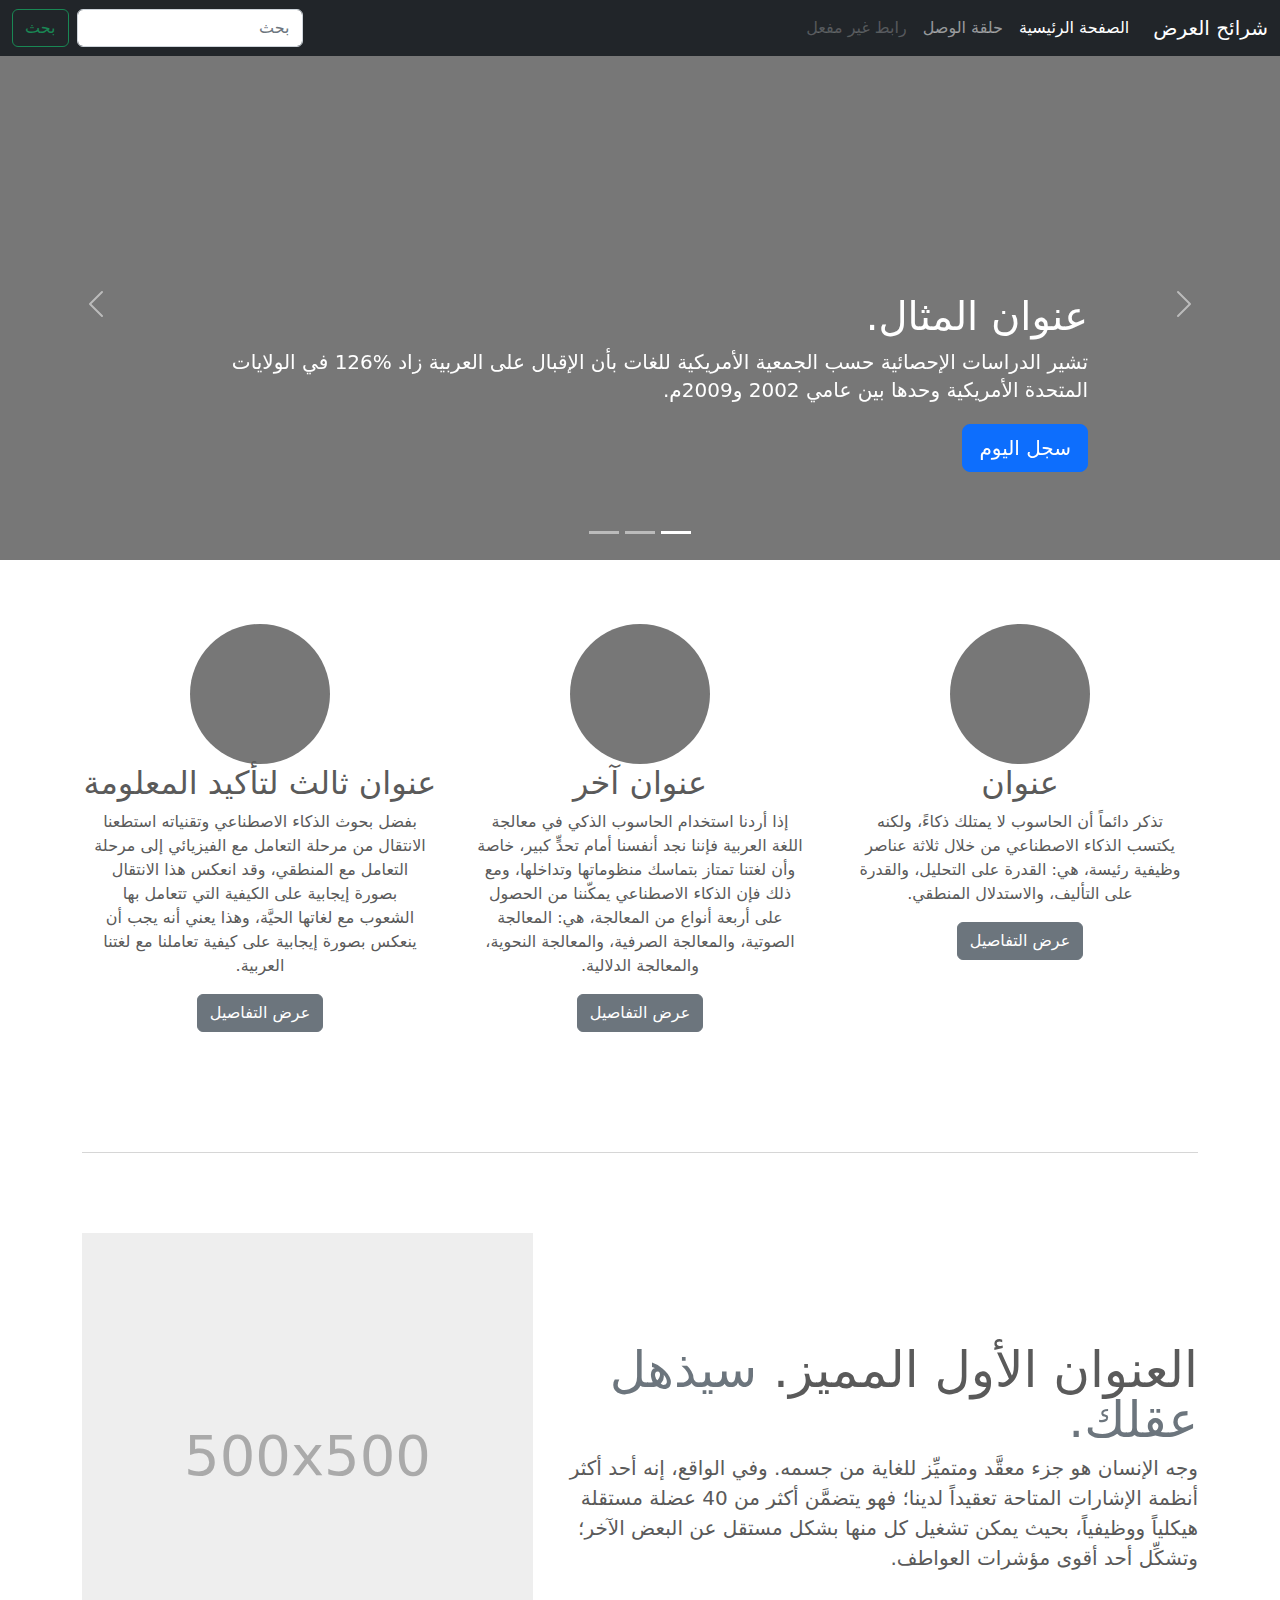
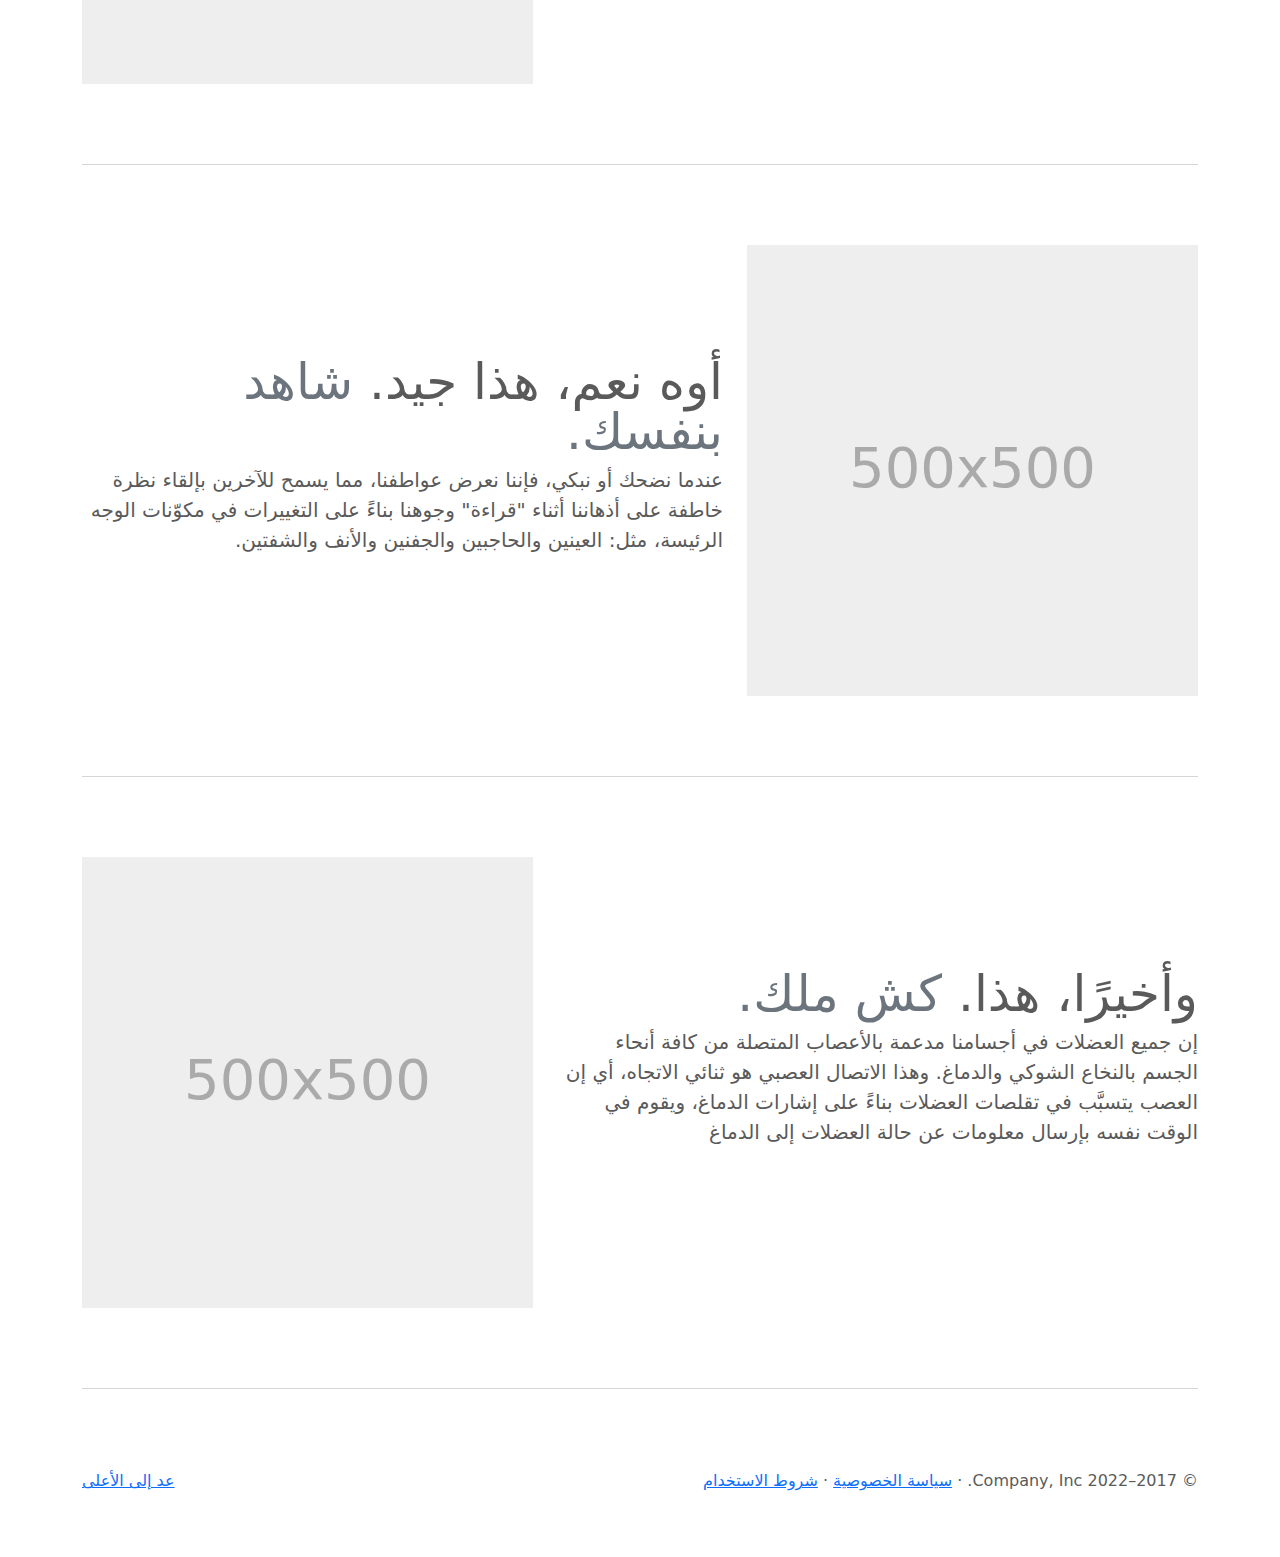
<file: bootstrap-5.2.3-examples/carousel-rtl/index.html>
<!doctype html>
<html lang="ar" dir="rtl">
  <head>
    <meta charset="utf-8">
    <meta name="viewport" content="width=device-width, initial-scale=1">
    <meta name="description" content="">
    <meta name="author" content="Mark Otto, Jacob Thornton, and Bootstrap contributors">
    <meta name="generator" content="Hugo 0.104.2">
    <title>قالب  شرائح العرض · Bootstrap v5.2</title>

    <link rel="canonical" href="https://getbootstrap.com/docs/5.2/examples/carousel-rtl/">

    

    

<link href="../assets/dist/css/bootstrap.rtl.min.css" rel="stylesheet">

    <style>
      .bd-placeholder-img {
        font-size: 1.125rem;
        text-anchor: middle;
        -webkit-user-select: none;
        -moz-user-select: none;
        user-select: none;
      }

      @media (min-width: 768px) {
        .bd-placeholder-img-lg {
          font-size: 3.5rem;
        }
      }

      .b-example-divider {
        height: 3rem;
        background-color: rgba(0, 0, 0, .1);
        border: solid rgba(0, 0, 0, .15);
        border-width: 1px 0;
        box-shadow: inset 0 .5em 1.5em rgba(0, 0, 0, .1), inset 0 .125em .5em rgba(0, 0, 0, .15);
      }

      .b-example-vr {
        flex-shrink: 0;
        width: 1.5rem;
        height: 100vh;
      }

      .bi {
        vertical-align: -.125em;
        fill: currentColor;
      }

      .nav-scroller {
        position: relative;
        z-index: 2;
        height: 2.75rem;
        overflow-y: hidden;
      }

      .nav-scroller .nav {
        display: flex;
        flex-wrap: nowrap;
        padding-bottom: 1rem;
        margin-top: -1px;
        overflow-x: auto;
        text-align: center;
        white-space: nowrap;
        -webkit-overflow-scrolling: touch;
      }
    </style>

    
    <!-- Custom styles for this template -->
    <link href="../carousel/carousel.rtl.css" rel="stylesheet">
  </head>
  <body>
    
<header>
  <nav class="navbar navbar-expand-md navbar-dark fixed-top bg-dark">
    <div class="container-fluid">
      <a class="navbar-brand" href="#">شرائح العرض</a>
      <button class="navbar-toggler" type="button" data-bs-toggle="collapse" data-bs-target="#navbarCollapse" aria-controls="navbarCollapse" aria-expanded="false" aria-label="تبديل التنقل">
        <span class="navbar-toggler-icon"></span>
      </button>
      <div class="collapse navbar-collapse" id="navbarCollapse">
        <ul class="navbar-nav me-auto mb-2 mb-md-0">
          <li class="nav-item">
            <a class="nav-link active" aria-current="page" href="#">الصفحة الرئيسية</a>
          </li>
          <li class="nav-item">
            <a class="nav-link" href="#">حلقة الوصل</a>
          </li>
          <li class="nav-item">
            <a class="nav-link disabled">رابط غير مفعل</a>
          </li>
        </ul>
        <form class="d-flex" role="search">
          <input class="form-control me-2" type="search" placeholder="بحث" aria-label="بحث">
          <button class="btn btn-outline-success" type="submit">بحث</button>
        </form>
      </div>
    </div>
  </nav>
</header>

<main>

  <div id="myCarousel" class="carousel slide" data-bs-ride="carousel">
    <div class="carousel-indicators">
      <button type="button" data-bs-target="#myCarousel" data-bs-slide-to="0" class="active" aria-current="true" aria-label="Slide 1"></button>
      <button type="button" data-bs-target="#myCarousel" data-bs-slide-to="1" aria-label="Slide 2"></button>
      <button type="button" data-bs-target="#myCarousel" data-bs-slide-to="2" aria-label="Slide 3"></button>
    </div>
    <div class="carousel-inner">
      <div class="carousel-item active">
        <svg class="bd-placeholder-img" width="100%" height="100%" xmlns="http://www.w3.org/2000/svg" aria-hidden="true" preserveAspectRatio="xMidYMid slice" focusable="false"><rect width="100%" height="100%" fill="#777"/></svg>

        <div class="container">
          <div class="carousel-caption text-start">
            <h1>عنوان المثال.</h1>
            <p>تشير الدراسات الإحصائية حسب الجمعية الأمريكية للغات بأن الإقبال على العربية زاد %126 في الولايات المتحدة الأمريكية وحدها بين عامي 2002 و2009م.</p>
            <p><a class="btn btn-lg btn-primary" href="#">سجل اليوم</a></p>
          </div>
        </div>
      </div>
      <div class="carousel-item">
        <svg class="bd-placeholder-img" width="100%" height="100%" xmlns="http://www.w3.org/2000/svg" aria-hidden="true" preserveAspectRatio="xMidYMid slice" focusable="false"><rect width="100%" height="100%" fill="#777"/></svg>

        <div class="container">
          <div class="carousel-caption">
            <h1>عنوان مثال آخر.</h1>
            <p>حسب المجلس الثقافي البريطاني فإن تعليم الإنجليزية داخل بريطانيا يسهم في تعزيز اقتصادها بما يتجاوز ملياري جنيه سنوياً، كما أنه وفر أكثر من 26 ألف وظيفة.</p>
            <p><a class="btn btn-lg btn-primary" href="#">أعرف أكثر</a></p>
          </div>
        </div>
      </div>
      <div class="carousel-item">
        <svg class="bd-placeholder-img" width="100%" height="100%" xmlns="http://www.w3.org/2000/svg" aria-hidden="true" preserveAspectRatio="xMidYMid slice" focusable="false"><rect width="100%" height="100%" fill="#777"/></svg>

        <div class="container">
          <div class="carousel-caption text-end">
            <h1>واحد أكثر لقياس جيد.</h1>
            <p>الإحصاءات لحجم الاستثمار اللغوي خارج بريطانيا تتفاوت من سنة لأخرى إلا أن المدير التنفيذي للمجلس الثقافي البريطاني إدي بايرز يرى أن استثمار تعليم الإنجليزية في الخارج لا يحسب على المستوى المالي فحسب بل على المستوى السياسي أيضاً.</p>
            <p><a class="btn btn-lg btn-primary" href="#">تصفح المعرض</a></p>
          </div>
        </div>
      </div>
    </div>
    <button class="carousel-control-prev" type="button" data-bs-target="#myCarousel" data-bs-slide="prev">
      <span class="carousel-control-prev-icon" aria-hidden="true"></span>
      <span class="visually-hidden">السابق</span>
    </button>
    <button class="carousel-control-next" type="button" data-bs-target="#myCarousel" data-bs-slide="next">
      <span class="carousel-control-next-icon" aria-hidden="true"></span>
      <span class="visually-hidden">التالي</span>
    </button>
  </div>


  <!-- Marketing messaging and featurettes
  ================================================== -->
  <!-- Wrap the rest of the page in another container to center all the content. -->

  <div class="container marketing">

    <!-- Three columns of text below the carousel -->
    <div class="row">
      <div class="col-lg-4">
        <svg class="bd-placeholder-img rounded-circle" width="140" height="140" xmlns="http://www.w3.org/2000/svg" role="img" aria-label="Placeholder: 140x140" preserveAspectRatio="xMidYMid slice" focusable="false"><title>Placeholder</title><rect width="100%" height="100%" fill="#777"/><text x="50%" y="50%" fill="#777" dy=".3em">140x140</text></svg>

        <h2 class="fw-normal">عنوان</h2>
        <p>تذكر دائماً أن الحاسوب لا يمتلك ذكاءً، ولكنه يكتسب الذكاء الاصطناعي من خلال ثلاثة عناصر وظيفية رئيسة، هي: القدرة على التحليل، والقدرة على التأليف، والاستدلال المنطقي.</p>
        <p><a class="btn btn-secondary" href="#">عرض التفاصيل</a></p>
      </div><!-- /.col-lg-4 -->
      <div class="col-lg-4">
        <svg class="bd-placeholder-img rounded-circle" width="140" height="140" xmlns="http://www.w3.org/2000/svg" role="img" aria-label="Placeholder: 140x140" preserveAspectRatio="xMidYMid slice" focusable="false"><title>Placeholder</title><rect width="100%" height="100%" fill="#777"/><text x="50%" y="50%" fill="#777" dy=".3em">140x140</text></svg>

        <h2 class="fw-normal">عنوان آخر</h2>
        <p>إذا أردنا استخدام الحاسوب الذكي في معالجة اللغة العربية فإننا نجد أنفسنا أمام تحدٍّ كبير، خاصة وأن لغتنا تمتاز بتماسك منظوماتها وتداخلها، ومع ذلك فإن الذكاء الاصطناعي يمكّننا من الحصول على أربعة أنواع من المعالجة، هي: المعالجة الصوتية، والمعالجة الصرفية، والمعالجة النحوية، والمعالجة الدلالية.</p>
        <p><a class="btn btn-secondary" href="#">عرض التفاصيل</a></p>
      </div><!-- /.col-lg-4 -->
      <div class="col-lg-4">
        <svg class="bd-placeholder-img rounded-circle" width="140" height="140" xmlns="http://www.w3.org/2000/svg" role="img" aria-label="Placeholder: 140x140" preserveAspectRatio="xMidYMid slice" focusable="false"><title>Placeholder</title><rect width="100%" height="100%" fill="#777"/><text x="50%" y="50%" fill="#777" dy=".3em">140x140</text></svg>

        <h2 class="fw-normal">عنوان ثالث لتأكيد المعلومة</h2>
        <p>بفضل بحوث الذكاء الاصطناعي وتقنياته استطعنا الانتقال من مرحلة التعامل مع الفيزيائي إلى مرحلة التعامل مع المنطقي، وقد انعكس هذا الانتقال بصورة إيجابية على الكيفية التي تتعامل بها الشعوب مع لغاتها الحيَّة، وهذا يعني أنه يجب أن ينعكس بصورة إيجابية على كيفية تعاملنا مع لغتنا العربية.</p>
        <p><a class="btn btn-secondary" href="#">عرض التفاصيل</a></p>
      </div><!-- /.col-lg-4 -->
    </div><!-- /.row -->


    <!-- START THE FEATURETTES -->

    <hr class="featurette-divider">

    <div class="row featurette">
      <div class="col-md-7">
        <h2 class="featurette-heading fw-normal lh-1">العنوان الأول المميز. <span class="text-muted"> سيذهل عقلك. </span></h2>
        <p class="lead">وجه الإنسان هو جزء معقَّد ومتميِّز للغاية من جسمه. وفي الواقع، إنه أحد أكثر أنظمة الإشارات المتاحة تعقيداً لدينا؛ فهو يتضمَّن أكثر من 40 عضلة مستقلة هيكلياً ووظيفياً، بحيث يمكن تشغيل كل منها بشكل مستقل عن البعض الآخر؛ وتشكِّل أحد أقوى مؤشرات العواطف.</p>
      </div>
      <div class="col-md-5">
        <svg class="bd-placeholder-img bd-placeholder-img-lg featurette-image img-fluid mx-auto" width="500" height="500" xmlns="http://www.w3.org/2000/svg" role="img" aria-label="Placeholder: 500x500" preserveAspectRatio="xMidYMid slice" focusable="false"><title>Placeholder</title><rect width="100%" height="100%" fill="#eee"/><text x="50%" y="50%" fill="#aaa" dy=".3em">500x500</text></svg>

      </div>
    </div>

    <hr class="featurette-divider">

    <div class="row featurette">
      <div class="col-md-7 order-md-2">
        <h2 class="featurette-heading fw-normal lh-1">أوه نعم، هذا جيد. <span class="text-muted"> شاهد بنفسك. </span></h2>
        <p class="lead">عندما نضحك أو نبكي، فإننا نعرض عواطفنا، مما يسمح للآخرين بإلقاء نظرة خاطفة على أذهاننا أثناء "قراءة" وجوهنا بناءً على التغييرات في مكوّنات الوجه الرئيسة، مثل: العينين والحاجبين والجفنين والأنف والشفتين.</p>
      </div>
      <div class="col-md-5 order-md-1">
        <svg class="bd-placeholder-img bd-placeholder-img-lg featurette-image img-fluid mx-auto" width="500" height="500" xmlns="http://www.w3.org/2000/svg" role="img" aria-label="Placeholder: 500x500" preserveAspectRatio="xMidYMid slice" focusable="false"><title>Placeholder</title><rect width="100%" height="100%" fill="#eee"/><text x="50%" y="50%" fill="#aaa" dy=".3em">500x500</text></svg>

      </div>
    </div>

    <hr class="featurette-divider">

    <div class="row featurette">
      <div class="col-md-7">
        <h2 class="featurette-heading fw-normal lh-1">وأخيرًا، هذا. <span class="text-muted"> كش ملك. </span></h2>
        <p class="lead">إن جميع العضلات في أجسامنا مدعمة بالأعصاب المتصلة من كافة أنحاء الجسم بالنخاع الشوكي والدماغ. وهذا الاتصال العصبي هو ثنائي الاتجاه، أي إن العصب يتسبَّب في تقلصات العضلات بناءً على إشارات الدماغ، ويقوم في الوقت نفسه بإرسال معلومات عن حالة العضلات إلى الدماغ</p>
      </div>
      <div class="col-md-5">
        <svg class="bd-placeholder-img bd-placeholder-img-lg featurette-image img-fluid mx-auto" width="500" height="500" xmlns="http://www.w3.org/2000/svg" role="img" aria-label="Placeholder: 500x500" preserveAspectRatio="xMidYMid slice" focusable="false"><title>Placeholder</title><rect width="100%" height="100%" fill="#eee"/><text x="50%" y="50%" fill="#aaa" dy=".3em">500x500</text></svg>

      </div>
    </div>

    <hr class="featurette-divider">

    <!-- /END THE FEATURETTES -->

  </div><!-- /.container -->


  <!-- FOOTER -->
  <footer class="container">
    <p class="float-end"><a href="#">عد إلى الأعلى</a></p>
    <p>&copy; 2017–2022 Company, Inc. &middot; <a href="#">سياسة الخصوصية</a> &middot; <a href="#">شروط الاستخدام</a></p>
  </footer>
</main>


    <script src="../assets/dist/js/bootstrap.bundle.min.js"></script>

      
  </body>
</html>
</file>
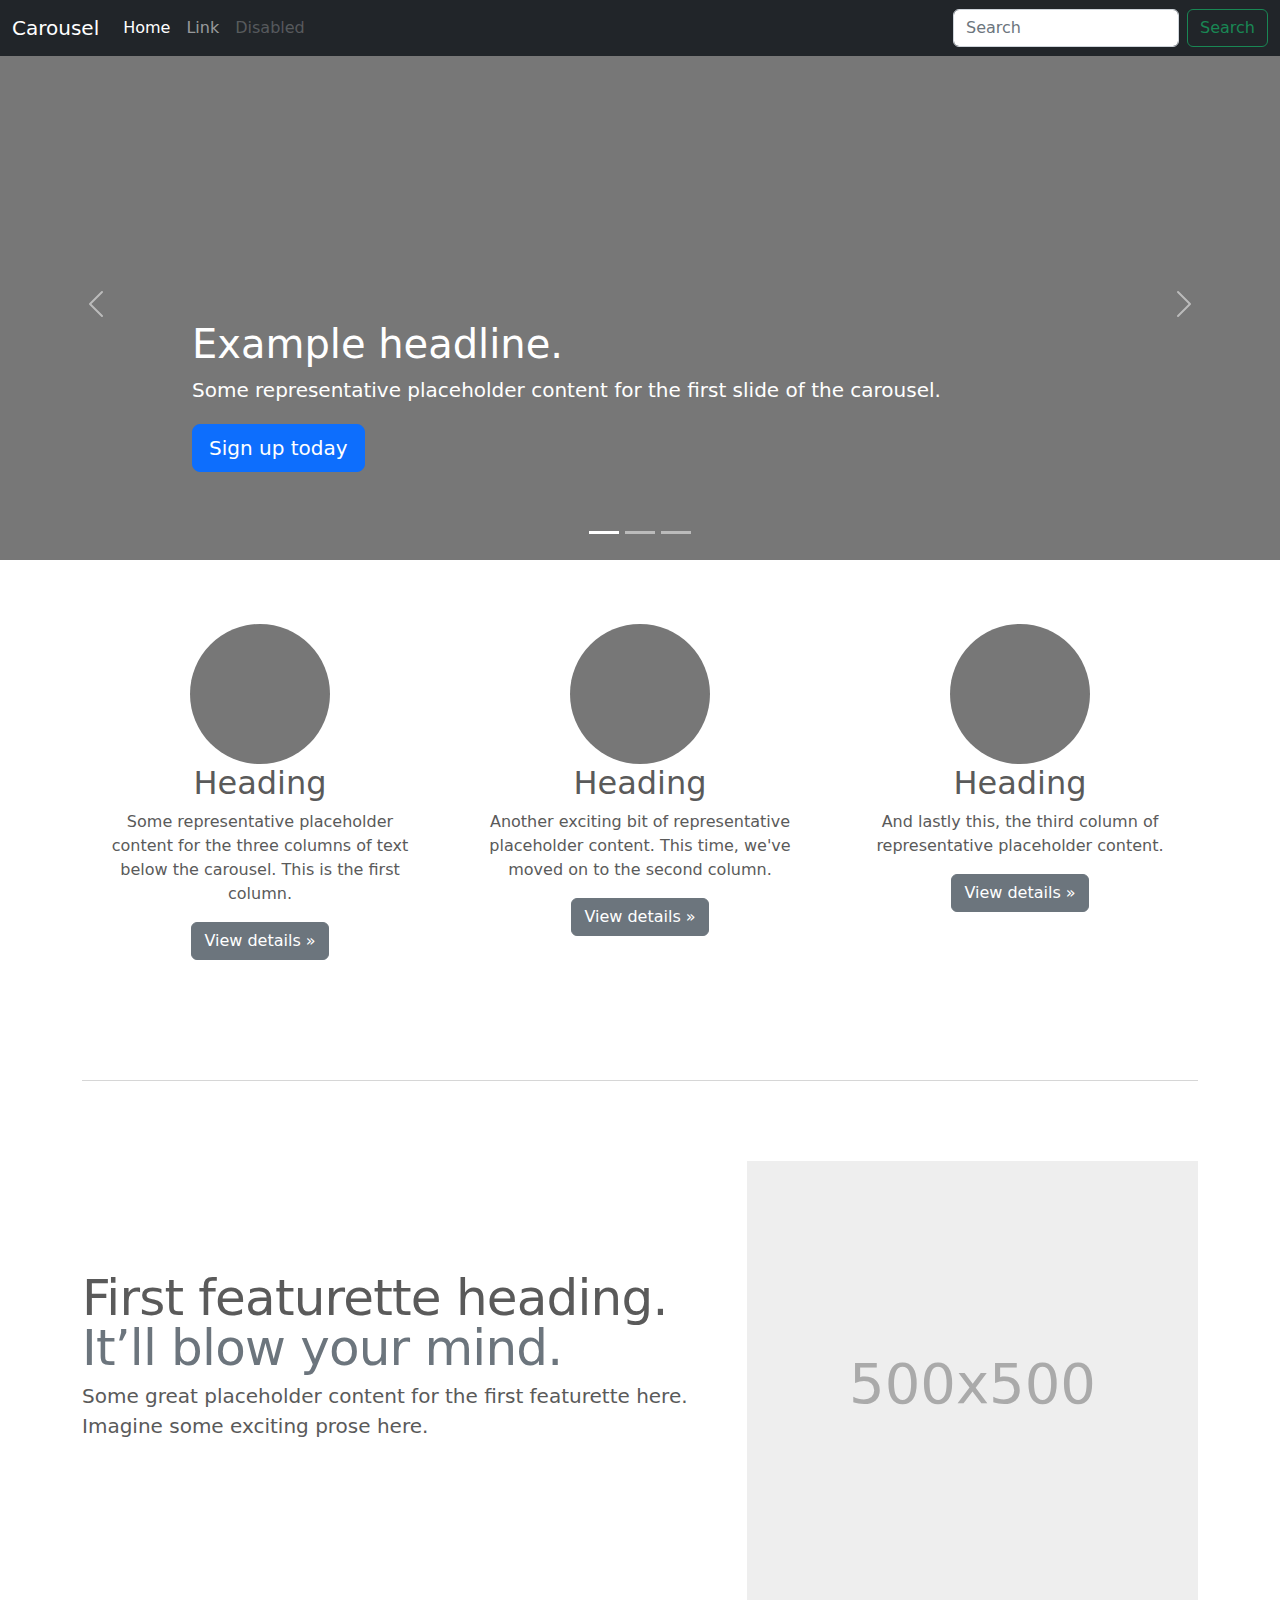
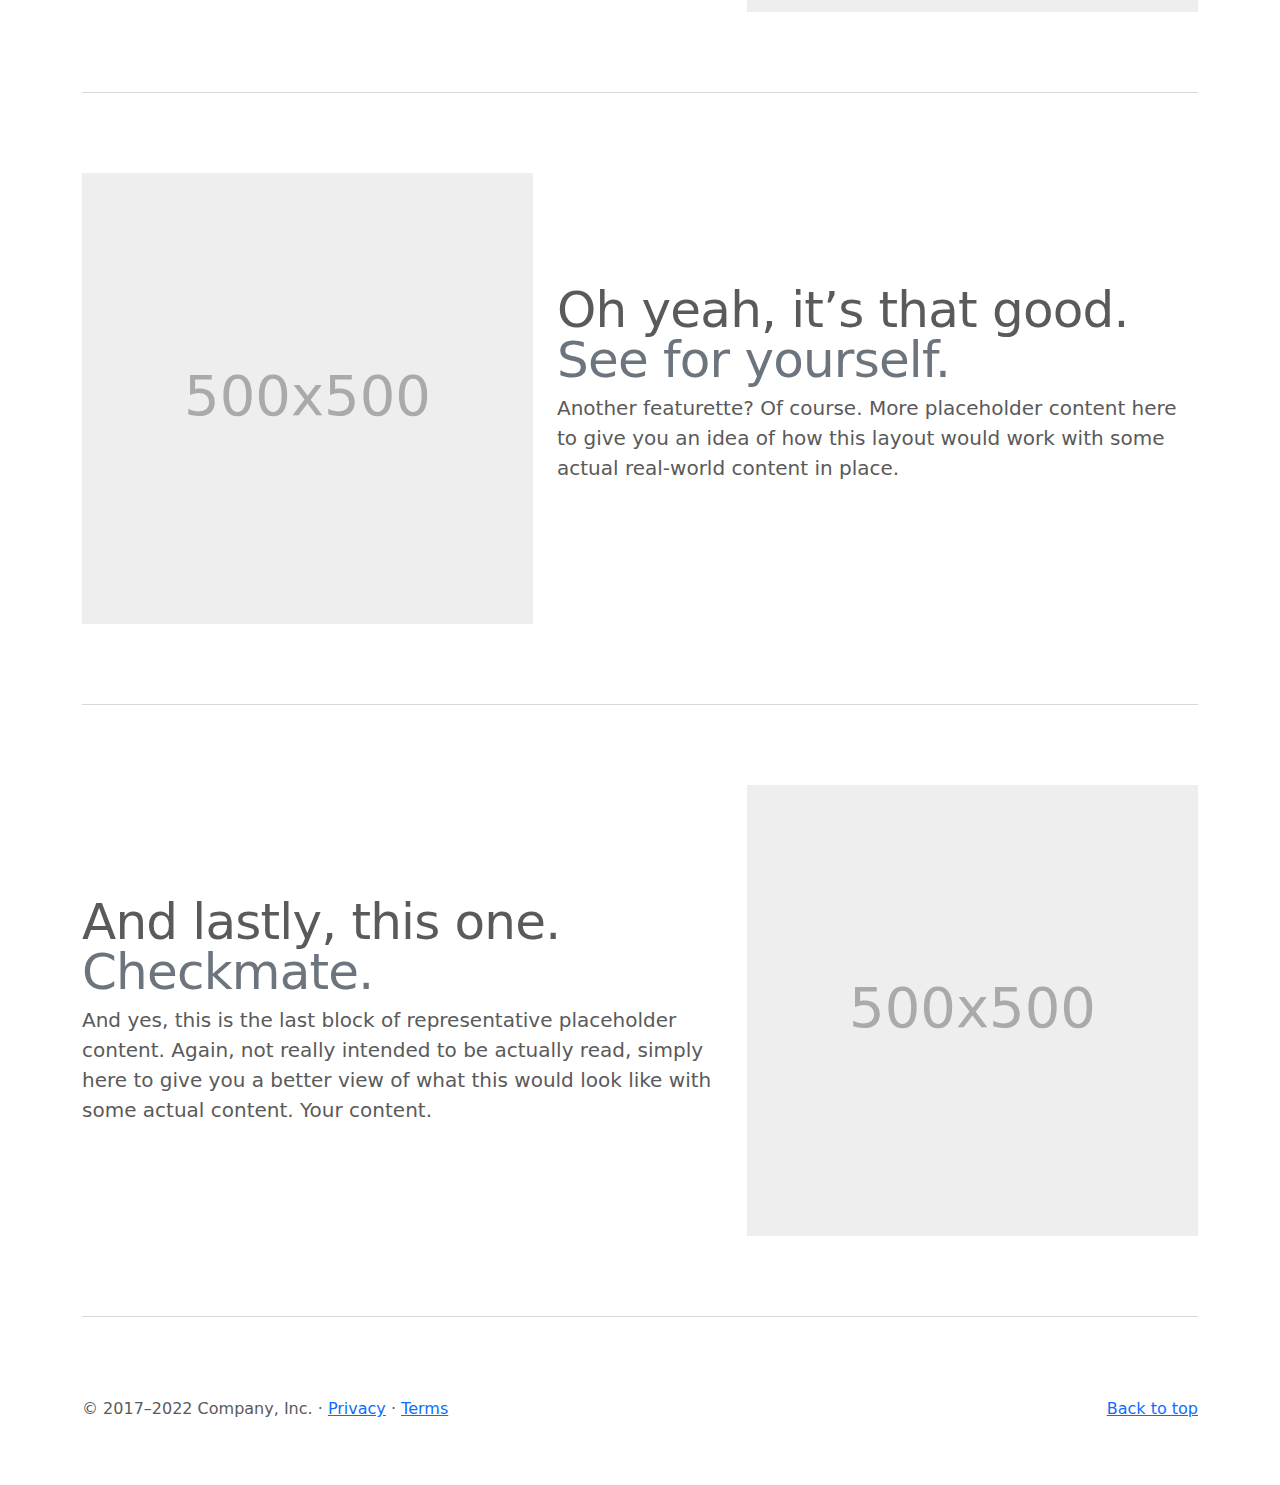
<file: bootstrap-5.2.3-examples/carousel/index.html>
<!doctype html>
<html lang="en">
  <head>
    <meta charset="utf-8">
    <meta name="viewport" content="width=device-width, initial-scale=1">
    <meta name="description" content="">
    <meta name="author" content="Mark Otto, Jacob Thornton, and Bootstrap contributors">
    <meta name="generator" content="Hugo 0.104.2">
    <title>Carousel Template · Bootstrap v5.2</title>

    <link rel="canonical" href="https://getbootstrap.com/docs/5.2/examples/carousel/">

    

    

<link href="../assets/dist/css/bootstrap.min.css" rel="stylesheet">

    <style>
      .bd-placeholder-img {
        font-size: 1.125rem;
        text-anchor: middle;
        -webkit-user-select: none;
        -moz-user-select: none;
        user-select: none;
      }

      @media (min-width: 768px) {
        .bd-placeholder-img-lg {
          font-size: 3.5rem;
        }
      }

      .b-example-divider {
        height: 3rem;
        background-color: rgba(0, 0, 0, .1);
        border: solid rgba(0, 0, 0, .15);
        border-width: 1px 0;
        box-shadow: inset 0 .5em 1.5em rgba(0, 0, 0, .1), inset 0 .125em .5em rgba(0, 0, 0, .15);
      }

      .b-example-vr {
        flex-shrink: 0;
        width: 1.5rem;
        height: 100vh;
      }

      .bi {
        vertical-align: -.125em;
        fill: currentColor;
      }

      .nav-scroller {
        position: relative;
        z-index: 2;
        height: 2.75rem;
        overflow-y: hidden;
      }

      .nav-scroller .nav {
        display: flex;
        flex-wrap: nowrap;
        padding-bottom: 1rem;
        margin-top: -1px;
        overflow-x: auto;
        text-align: center;
        white-space: nowrap;
        -webkit-overflow-scrolling: touch;
      }
    </style>

    
    <!-- Custom styles for this template -->
    <link href="carousel.css" rel="stylesheet">
  </head>
  <body>
    
<header>
  <nav class="navbar navbar-expand-md navbar-dark fixed-top bg-dark">
    <div class="container-fluid">
      <a class="navbar-brand" href="#">Carousel</a>
      <button class="navbar-toggler" type="button" data-bs-toggle="collapse" data-bs-target="#navbarCollapse" aria-controls="navbarCollapse" aria-expanded="false" aria-label="Toggle navigation">
        <span class="navbar-toggler-icon"></span>
      </button>
      <div class="collapse navbar-collapse" id="navbarCollapse">
        <ul class="navbar-nav me-auto mb-2 mb-md-0">
          <li class="nav-item">
            <a class="nav-link active" aria-current="page" href="#">Home</a>
          </li>
          <li class="nav-item">
            <a class="nav-link" href="#">Link</a>
          </li>
          <li class="nav-item">
            <a class="nav-link disabled">Disabled</a>
          </li>
        </ul>
        <form class="d-flex" role="search">
          <input class="form-control me-2" type="search" placeholder="Search" aria-label="Search">
          <button class="btn btn-outline-success" type="submit">Search</button>
        </form>
      </div>
    </div>
  </nav>
</header>

<main>

  <div id="myCarousel" class="carousel slide" data-bs-ride="carousel">
    <div class="carousel-indicators">
      <button type="button" data-bs-target="#myCarousel" data-bs-slide-to="0" class="active" aria-current="true" aria-label="Slide 1"></button>
      <button type="button" data-bs-target="#myCarousel" data-bs-slide-to="1" aria-label="Slide 2"></button>
      <button type="button" data-bs-target="#myCarousel" data-bs-slide-to="2" aria-label="Slide 3"></button>
    </div>
    <div class="carousel-inner">
      <div class="carousel-item active">
        <svg class="bd-placeholder-img" width="100%" height="100%" xmlns="http://www.w3.org/2000/svg" aria-hidden="true" preserveAspectRatio="xMidYMid slice" focusable="false"><rect width="100%" height="100%" fill="#777"/></svg>

        <div class="container">
          <div class="carousel-caption text-start">
            <h1>Example headline.</h1>
            <p>Some representative placeholder content for the first slide of the carousel.</p>
            <p><a class="btn btn-lg btn-primary" href="#">Sign up today</a></p>
          </div>
        </div>
      </div>
      <div class="carousel-item">
        <svg class="bd-placeholder-img" width="100%" height="100%" xmlns="http://www.w3.org/2000/svg" aria-hidden="true" preserveAspectRatio="xMidYMid slice" focusable="false"><rect width="100%" height="100%" fill="#777"/></svg>

        <div class="container">
          <div class="carousel-caption">
            <h1>Another example headline.</h1>
            <p>Some representative placeholder content for the second slide of the carousel.</p>
            <p><a class="btn btn-lg btn-primary" href="#">Learn more</a></p>
          </div>
        </div>
      </div>
      <div class="carousel-item">
        <svg class="bd-placeholder-img" width="100%" height="100%" xmlns="http://www.w3.org/2000/svg" aria-hidden="true" preserveAspectRatio="xMidYMid slice" focusable="false"><rect width="100%" height="100%" fill="#777"/></svg>

        <div class="container">
          <div class="carousel-caption text-end">
            <h1>One more for good measure.</h1>
            <p>Some representative placeholder content for the third slide of this carousel.</p>
            <p><a class="btn btn-lg btn-primary" href="#">Browse gallery</a></p>
          </div>
        </div>
      </div>
    </div>
    <button class="carousel-control-prev" type="button" data-bs-target="#myCarousel" data-bs-slide="prev">
      <span class="carousel-control-prev-icon" aria-hidden="true"></span>
      <span class="visually-hidden">Previous</span>
    </button>
    <button class="carousel-control-next" type="button" data-bs-target="#myCarousel" data-bs-slide="next">
      <span class="carousel-control-next-icon" aria-hidden="true"></span>
      <span class="visually-hidden">Next</span>
    </button>
  </div>


  <!-- Marketing messaging and featurettes
  ================================================== -->
  <!-- Wrap the rest of the page in another container to center all the content. -->

  <div class="container marketing">

    <!-- Three columns of text below the carousel -->
    <div class="row">
      <div class="col-lg-4">
        <svg class="bd-placeholder-img rounded-circle" width="140" height="140" xmlns="http://www.w3.org/2000/svg" role="img" aria-label="Placeholder: 140x140" preserveAspectRatio="xMidYMid slice" focusable="false"><title>Placeholder</title><rect width="100%" height="100%" fill="#777"/><text x="50%" y="50%" fill="#777" dy=".3em">140x140</text></svg>

        <h2 class="fw-normal">Heading</h2>
        <p>Some representative placeholder content for the three columns of text below the carousel. This is the first column.</p>
        <p><a class="btn btn-secondary" href="#">View details &raquo;</a></p>
      </div><!-- /.col-lg-4 -->
      <div class="col-lg-4">
        <svg class="bd-placeholder-img rounded-circle" width="140" height="140" xmlns="http://www.w3.org/2000/svg" role="img" aria-label="Placeholder: 140x140" preserveAspectRatio="xMidYMid slice" focusable="false"><title>Placeholder</title><rect width="100%" height="100%" fill="#777"/><text x="50%" y="50%" fill="#777" dy=".3em">140x140</text></svg>

        <h2 class="fw-normal">Heading</h2>
        <p>Another exciting bit of representative placeholder content. This time, we've moved on to the second column.</p>
        <p><a class="btn btn-secondary" href="#">View details &raquo;</a></p>
      </div><!-- /.col-lg-4 -->
      <div class="col-lg-4">
        <svg class="bd-placeholder-img rounded-circle" width="140" height="140" xmlns="http://www.w3.org/2000/svg" role="img" aria-label="Placeholder: 140x140" preserveAspectRatio="xMidYMid slice" focusable="false"><title>Placeholder</title><rect width="100%" height="100%" fill="#777"/><text x="50%" y="50%" fill="#777" dy=".3em">140x140</text></svg>

        <h2 class="fw-normal">Heading</h2>
        <p>And lastly this, the third column of representative placeholder content.</p>
        <p><a class="btn btn-secondary" href="#">View details &raquo;</a></p>
      </div><!-- /.col-lg-4 -->
    </div><!-- /.row -->


    <!-- START THE FEATURETTES -->

    <hr class="featurette-divider">

    <div class="row featurette">
      <div class="col-md-7">
        <h2 class="featurette-heading fw-normal lh-1">First featurette heading. <span class="text-muted">It’ll blow your mind.</span></h2>
        <p class="lead">Some great placeholder content for the first featurette here. Imagine some exciting prose here.</p>
      </div>
      <div class="col-md-5">
        <svg class="bd-placeholder-img bd-placeholder-img-lg featurette-image img-fluid mx-auto" width="500" height="500" xmlns="http://www.w3.org/2000/svg" role="img" aria-label="Placeholder: 500x500" preserveAspectRatio="xMidYMid slice" focusable="false"><title>Placeholder</title><rect width="100%" height="100%" fill="#eee"/><text x="50%" y="50%" fill="#aaa" dy=".3em">500x500</text></svg>

      </div>
    </div>

    <hr class="featurette-divider">

    <div class="row featurette">
      <div class="col-md-7 order-md-2">
        <h2 class="featurette-heading fw-normal lh-1">Oh yeah, it’s that good. <span class="text-muted">See for yourself.</span></h2>
        <p class="lead">Another featurette? Of course. More placeholder content here to give you an idea of how this layout would work with some actual real-world content in place.</p>
      </div>
      <div class="col-md-5 order-md-1">
        <svg class="bd-placeholder-img bd-placeholder-img-lg featurette-image img-fluid mx-auto" width="500" height="500" xmlns="http://www.w3.org/2000/svg" role="img" aria-label="Placeholder: 500x500" preserveAspectRatio="xMidYMid slice" focusable="false"><title>Placeholder</title><rect width="100%" height="100%" fill="#eee"/><text x="50%" y="50%" fill="#aaa" dy=".3em">500x500</text></svg>

      </div>
    </div>

    <hr class="featurette-divider">

    <div class="row featurette">
      <div class="col-md-7">
        <h2 class="featurette-heading fw-normal lh-1">And lastly, this one. <span class="text-muted">Checkmate.</span></h2>
        <p class="lead">And yes, this is the last block of representative placeholder content. Again, not really intended to be actually read, simply here to give you a better view of what this would look like with some actual content. Your content.</p>
      </div>
      <div class="col-md-5">
        <svg class="bd-placeholder-img bd-placeholder-img-lg featurette-image img-fluid mx-auto" width="500" height="500" xmlns="http://www.w3.org/2000/svg" role="img" aria-label="Placeholder: 500x500" preserveAspectRatio="xMidYMid slice" focusable="false"><title>Placeholder</title><rect width="100%" height="100%" fill="#eee"/><text x="50%" y="50%" fill="#aaa" dy=".3em">500x500</text></svg>

      </div>
    </div>

    <hr class="featurette-divider">

    <!-- /END THE FEATURETTES -->

  </div><!-- /.container -->


  <!-- FOOTER -->
  <footer class="container">
    <p class="float-end"><a href="#">Back to top</a></p>
    <p>&copy; 2017–2022 Company, Inc. &middot; <a href="#">Privacy</a> &middot; <a href="#">Terms</a></p>
  </footer>
</main>


    <script src="../assets/dist/js/bootstrap.bundle.min.js"></script>

      
  </body>
</html>
</file>
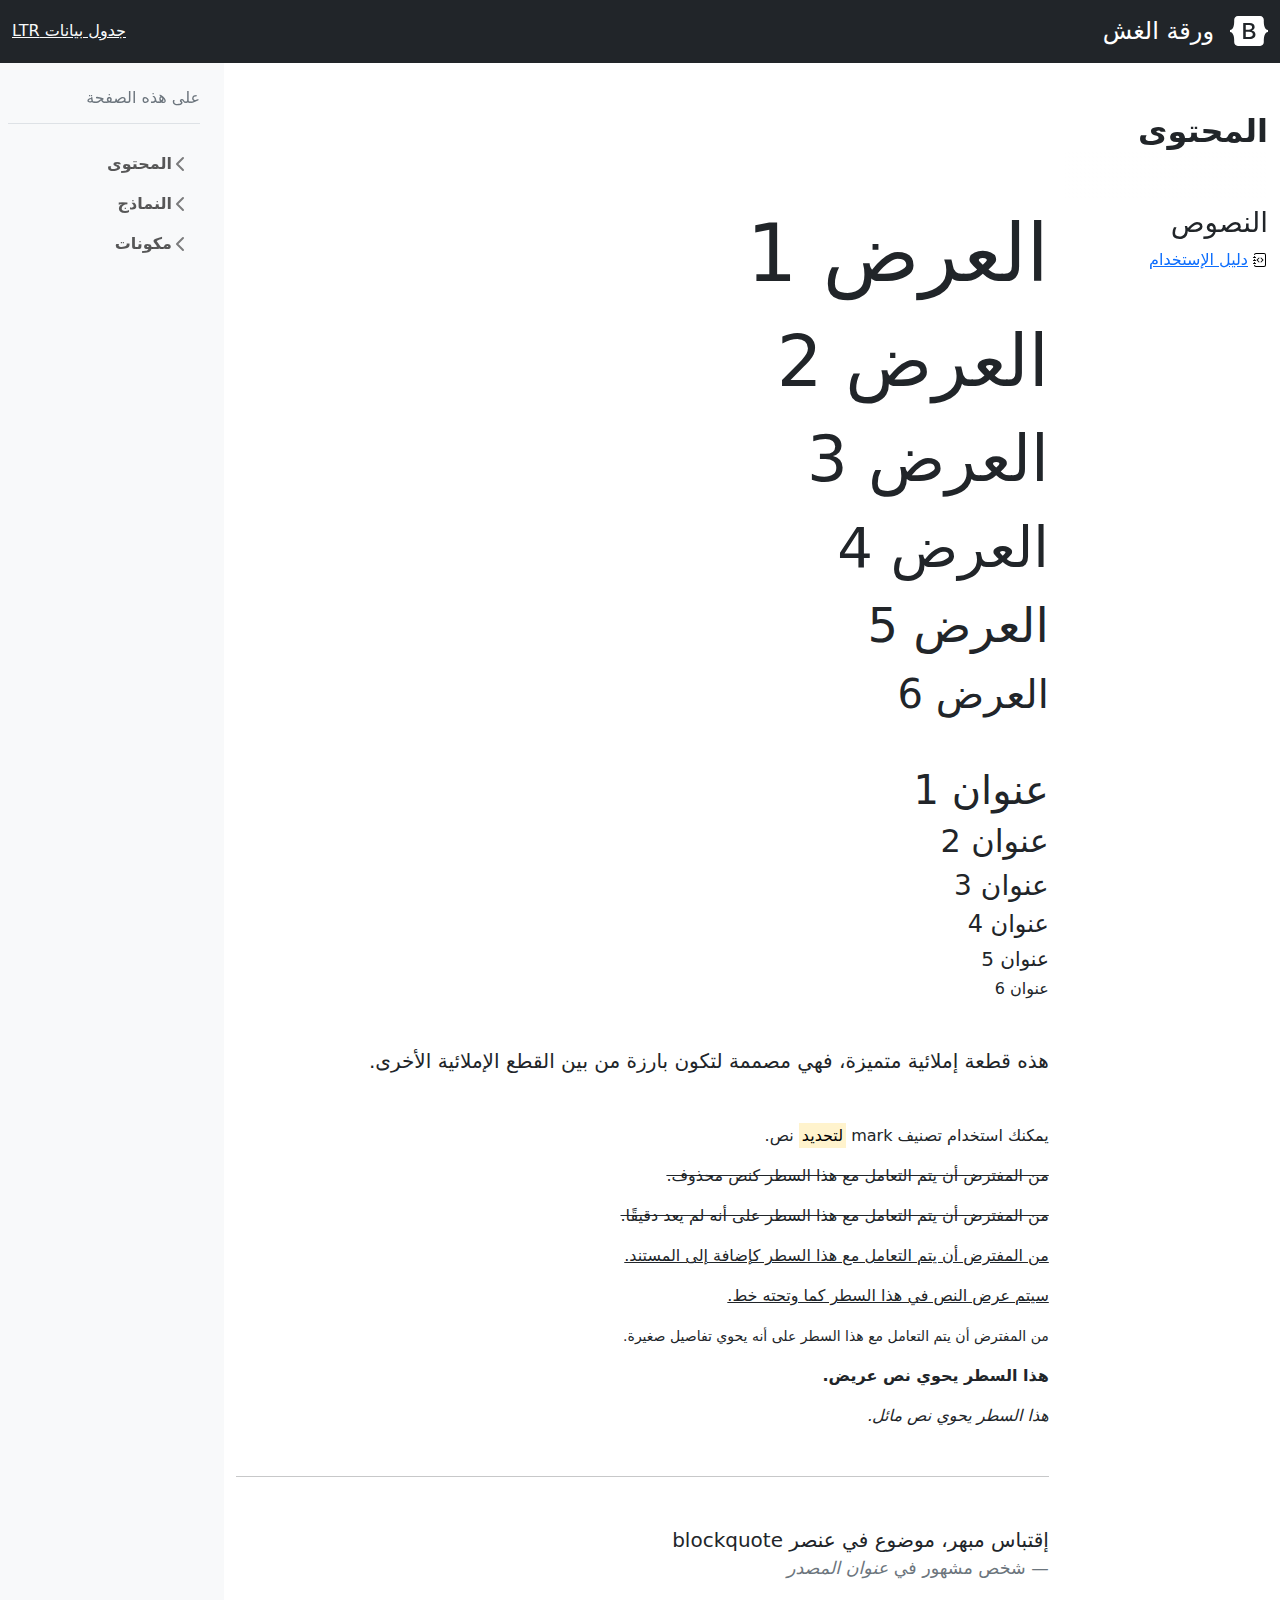
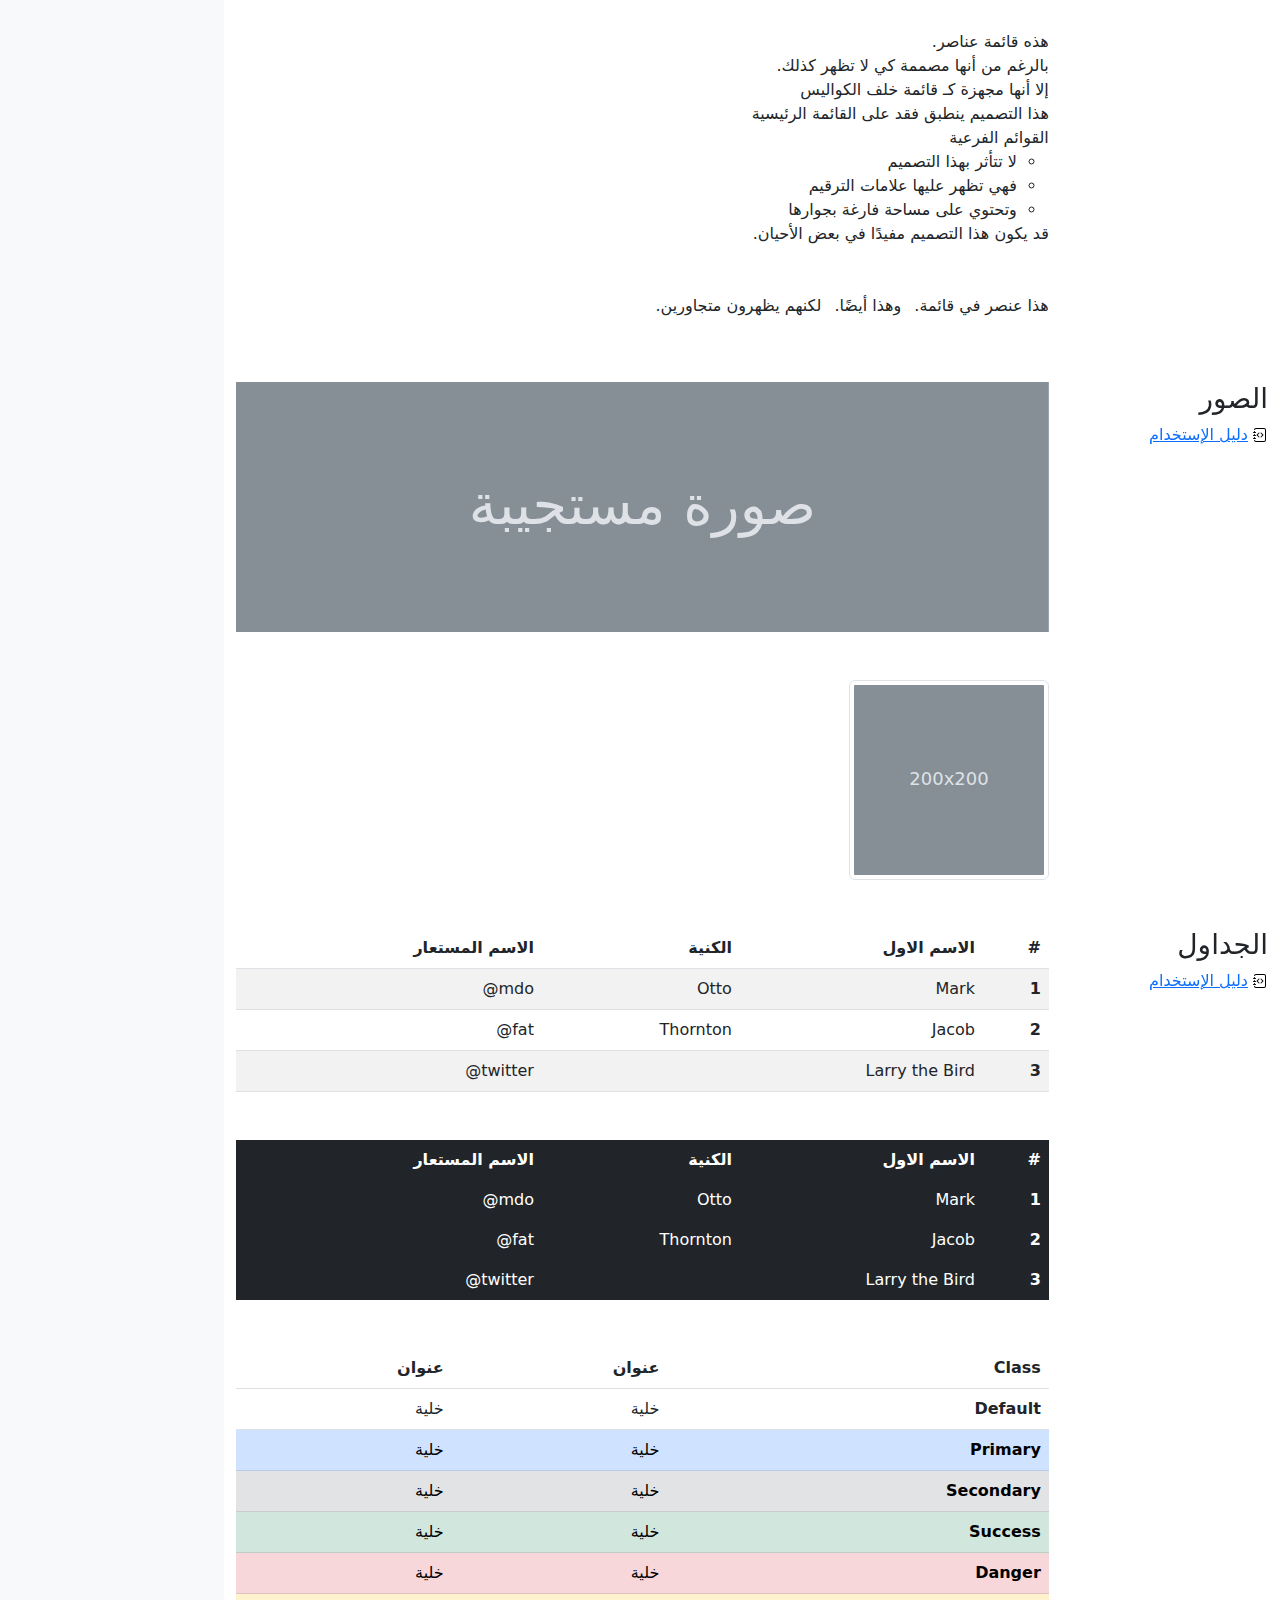
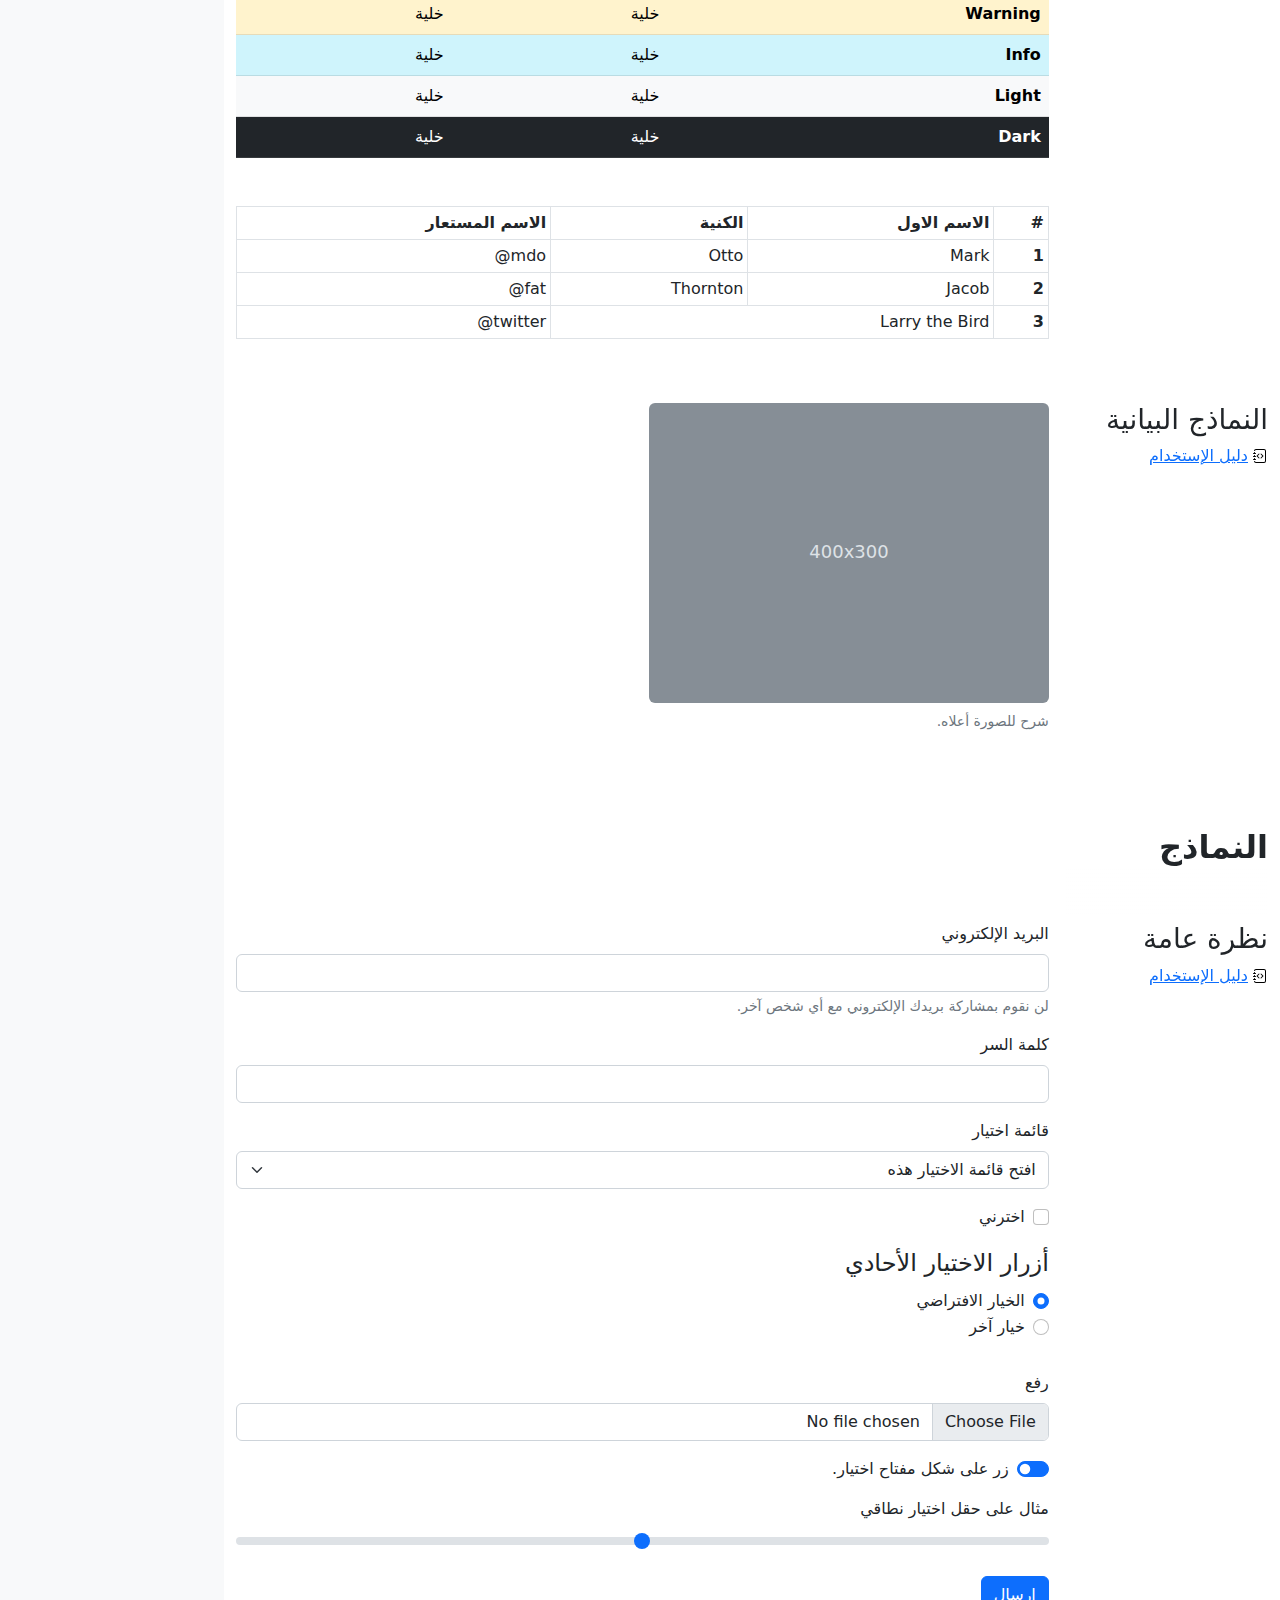
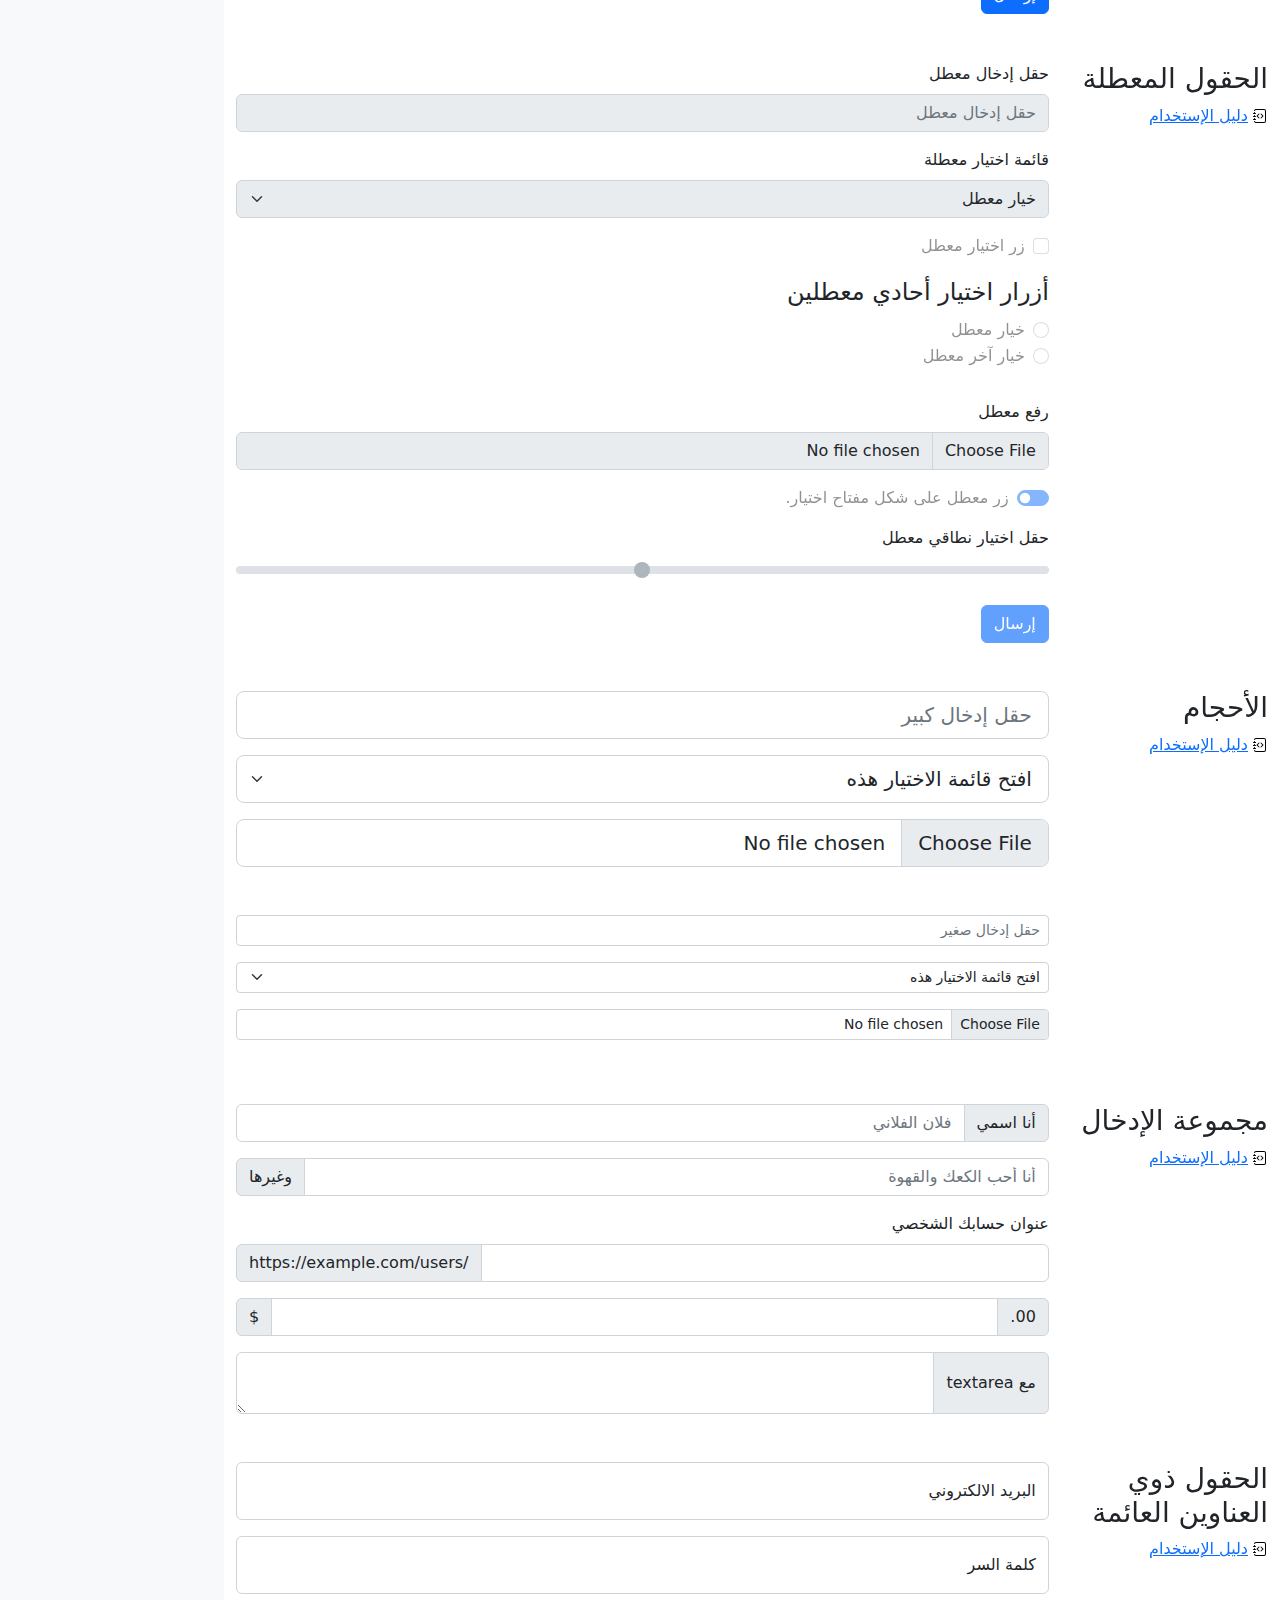
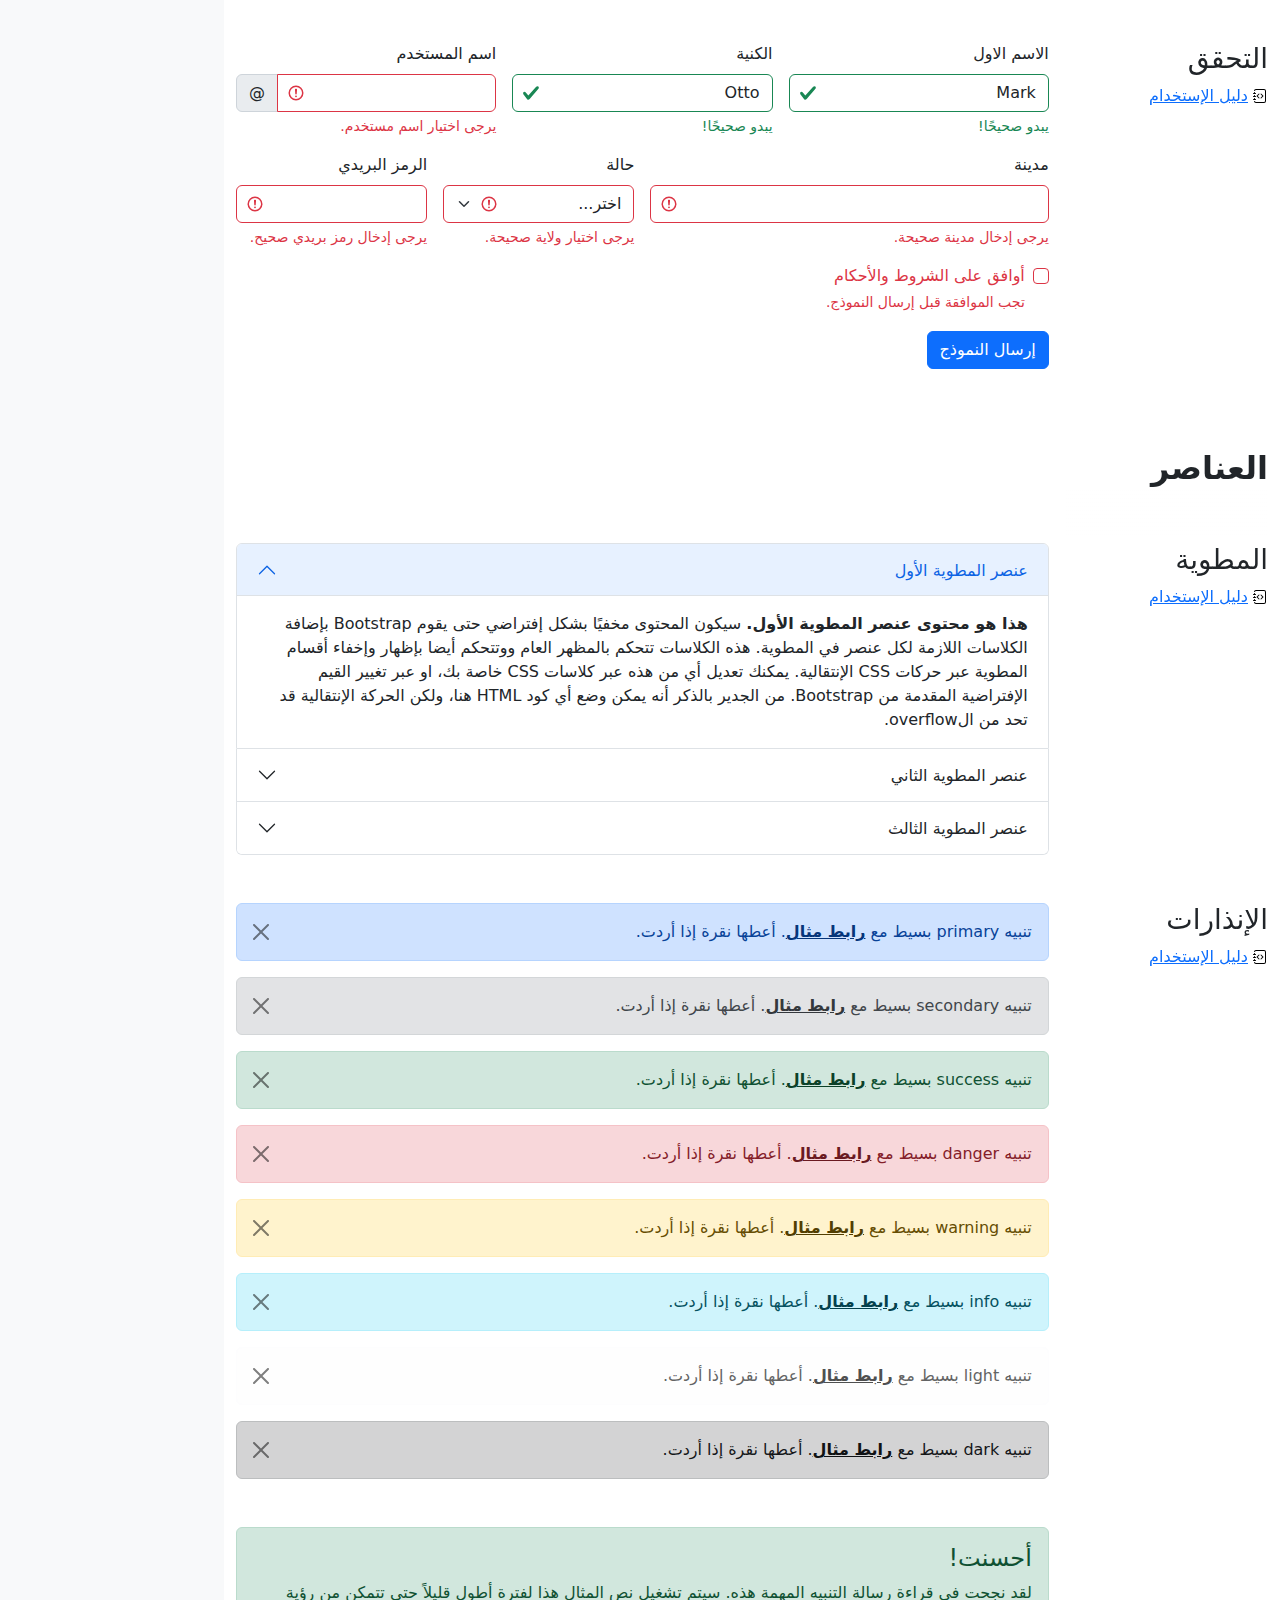
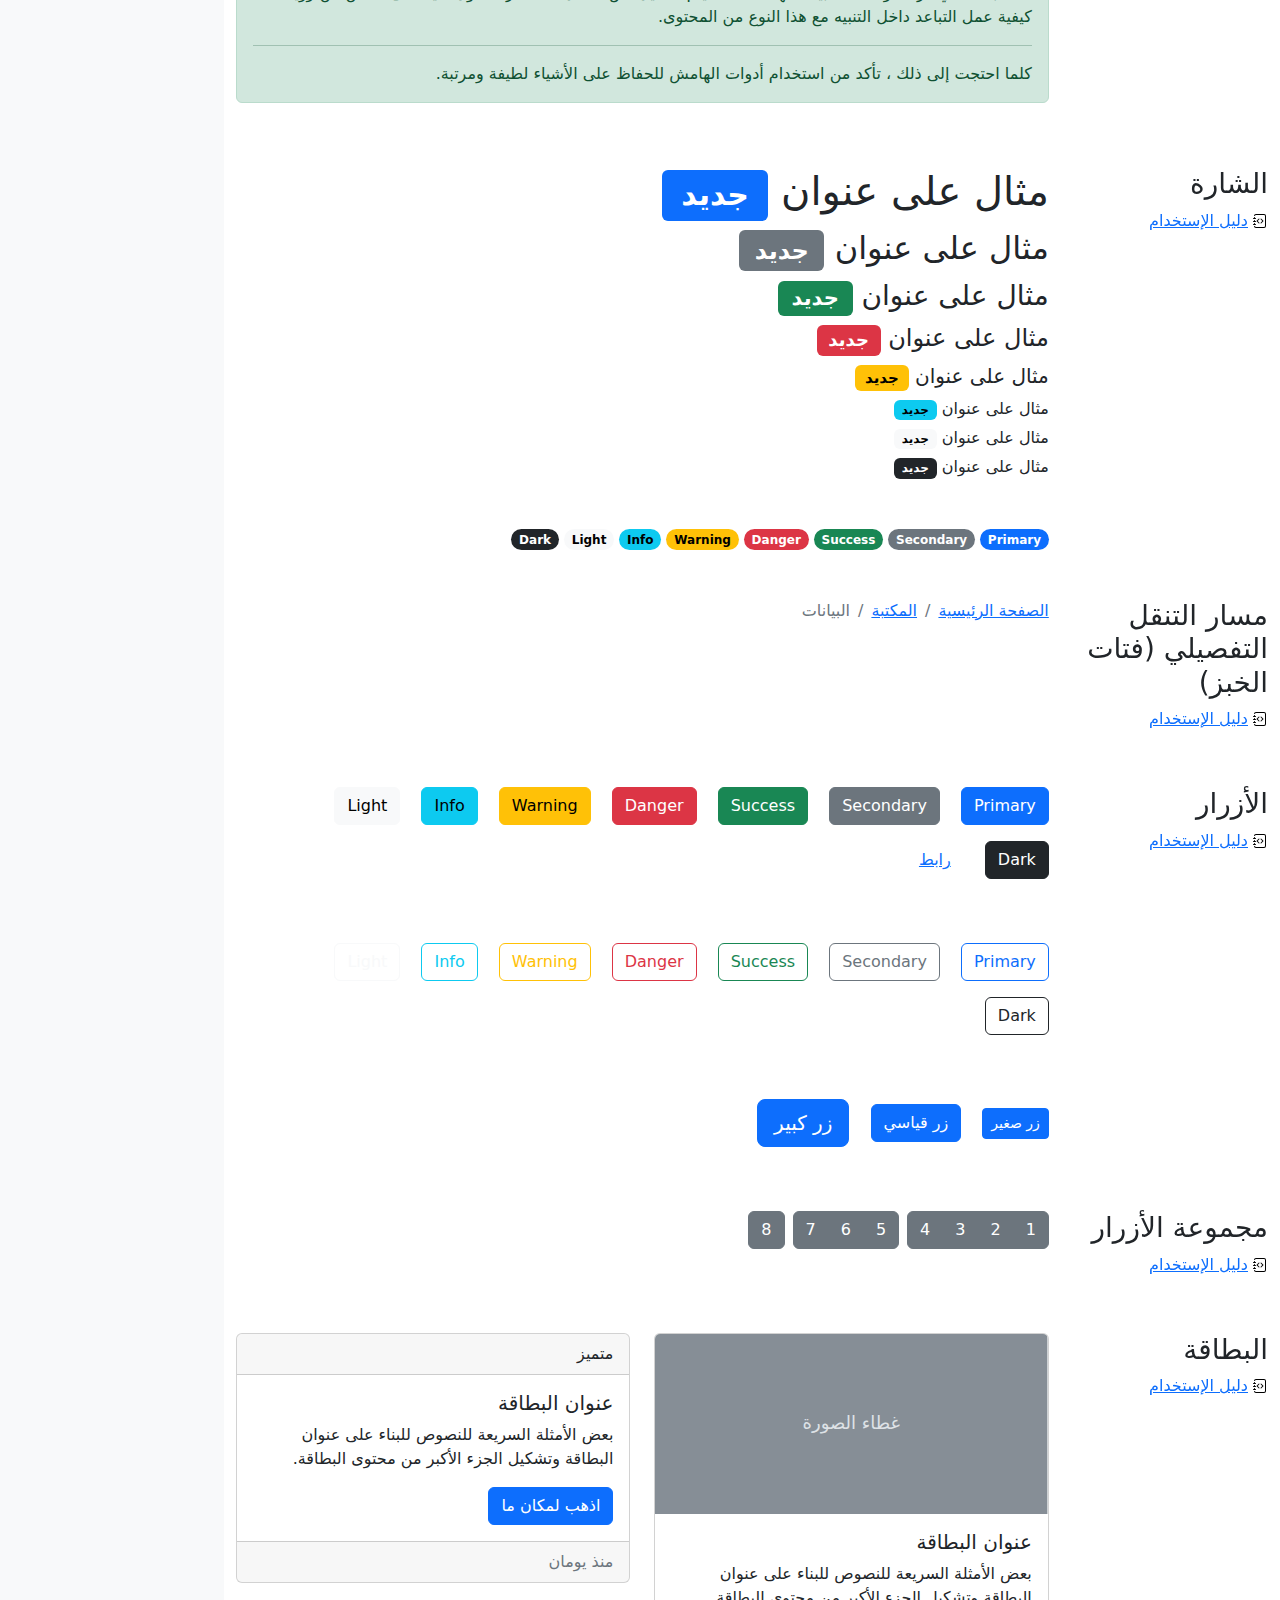
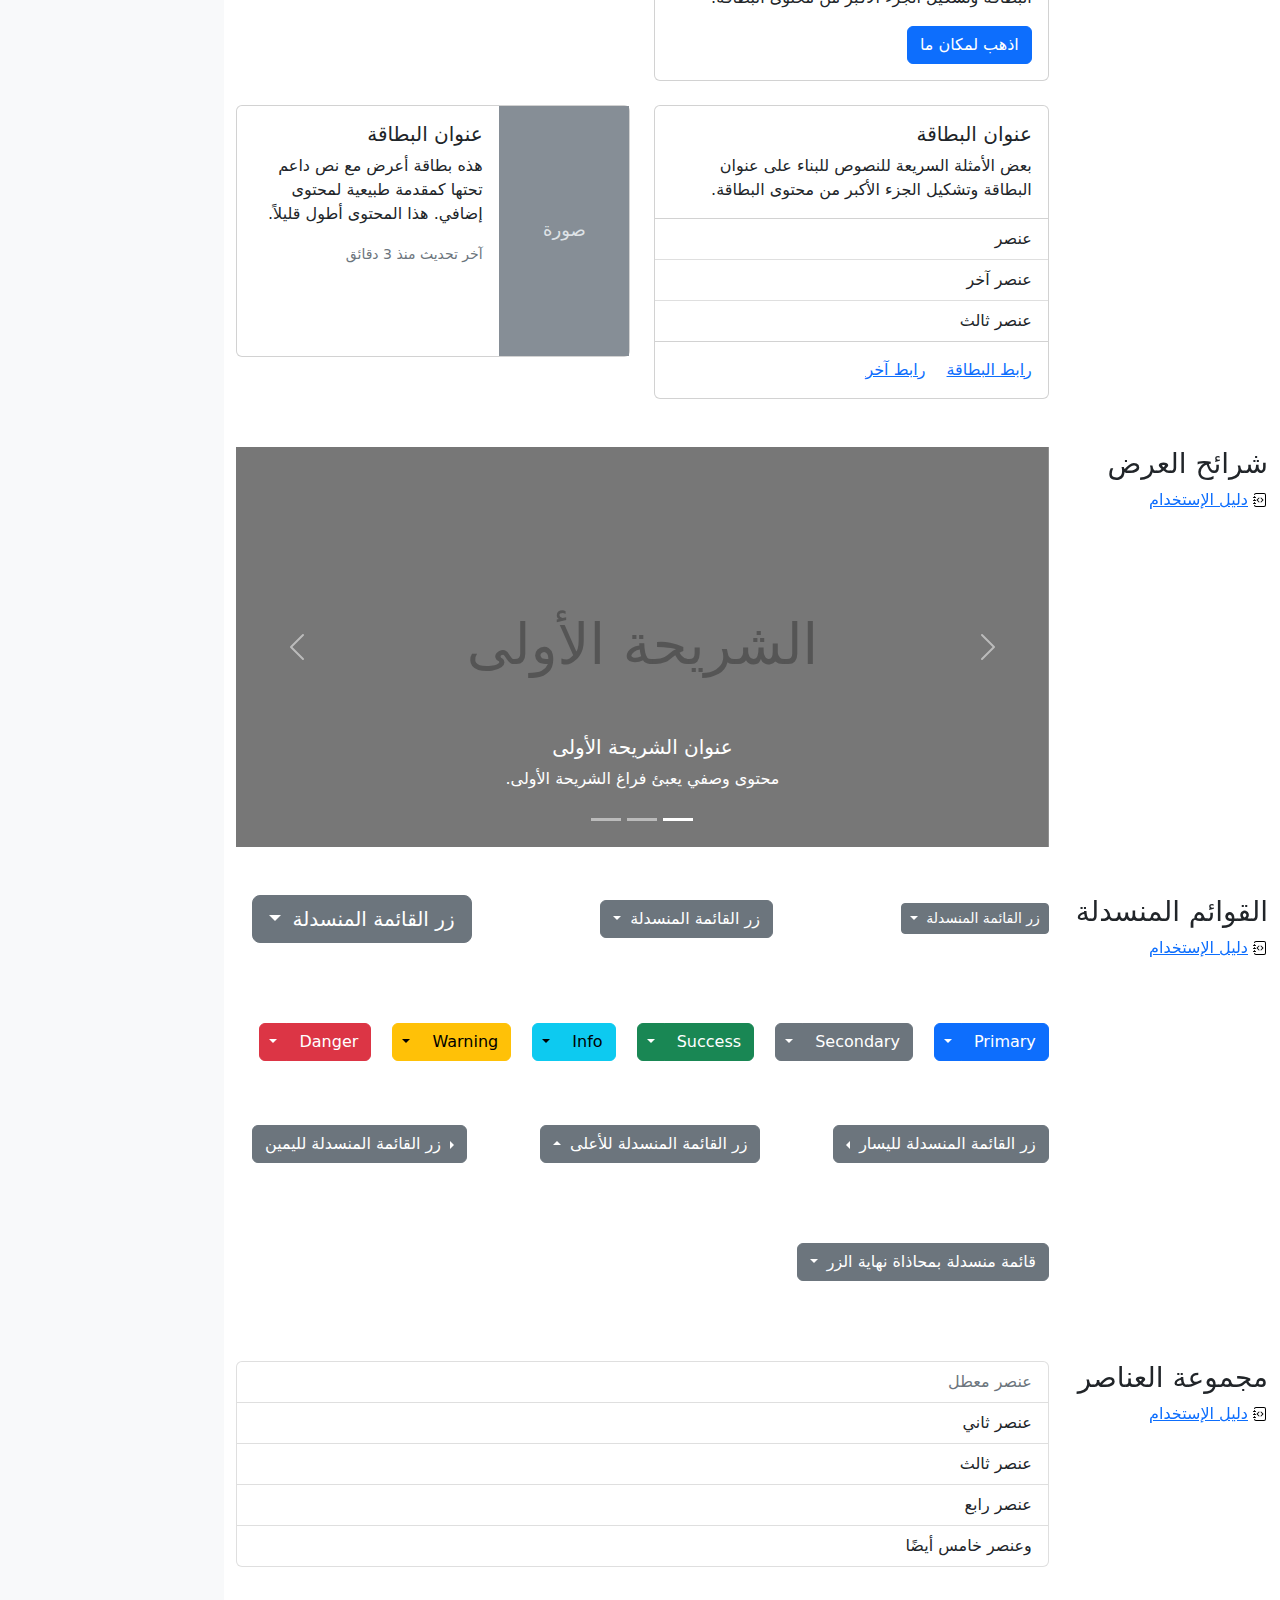
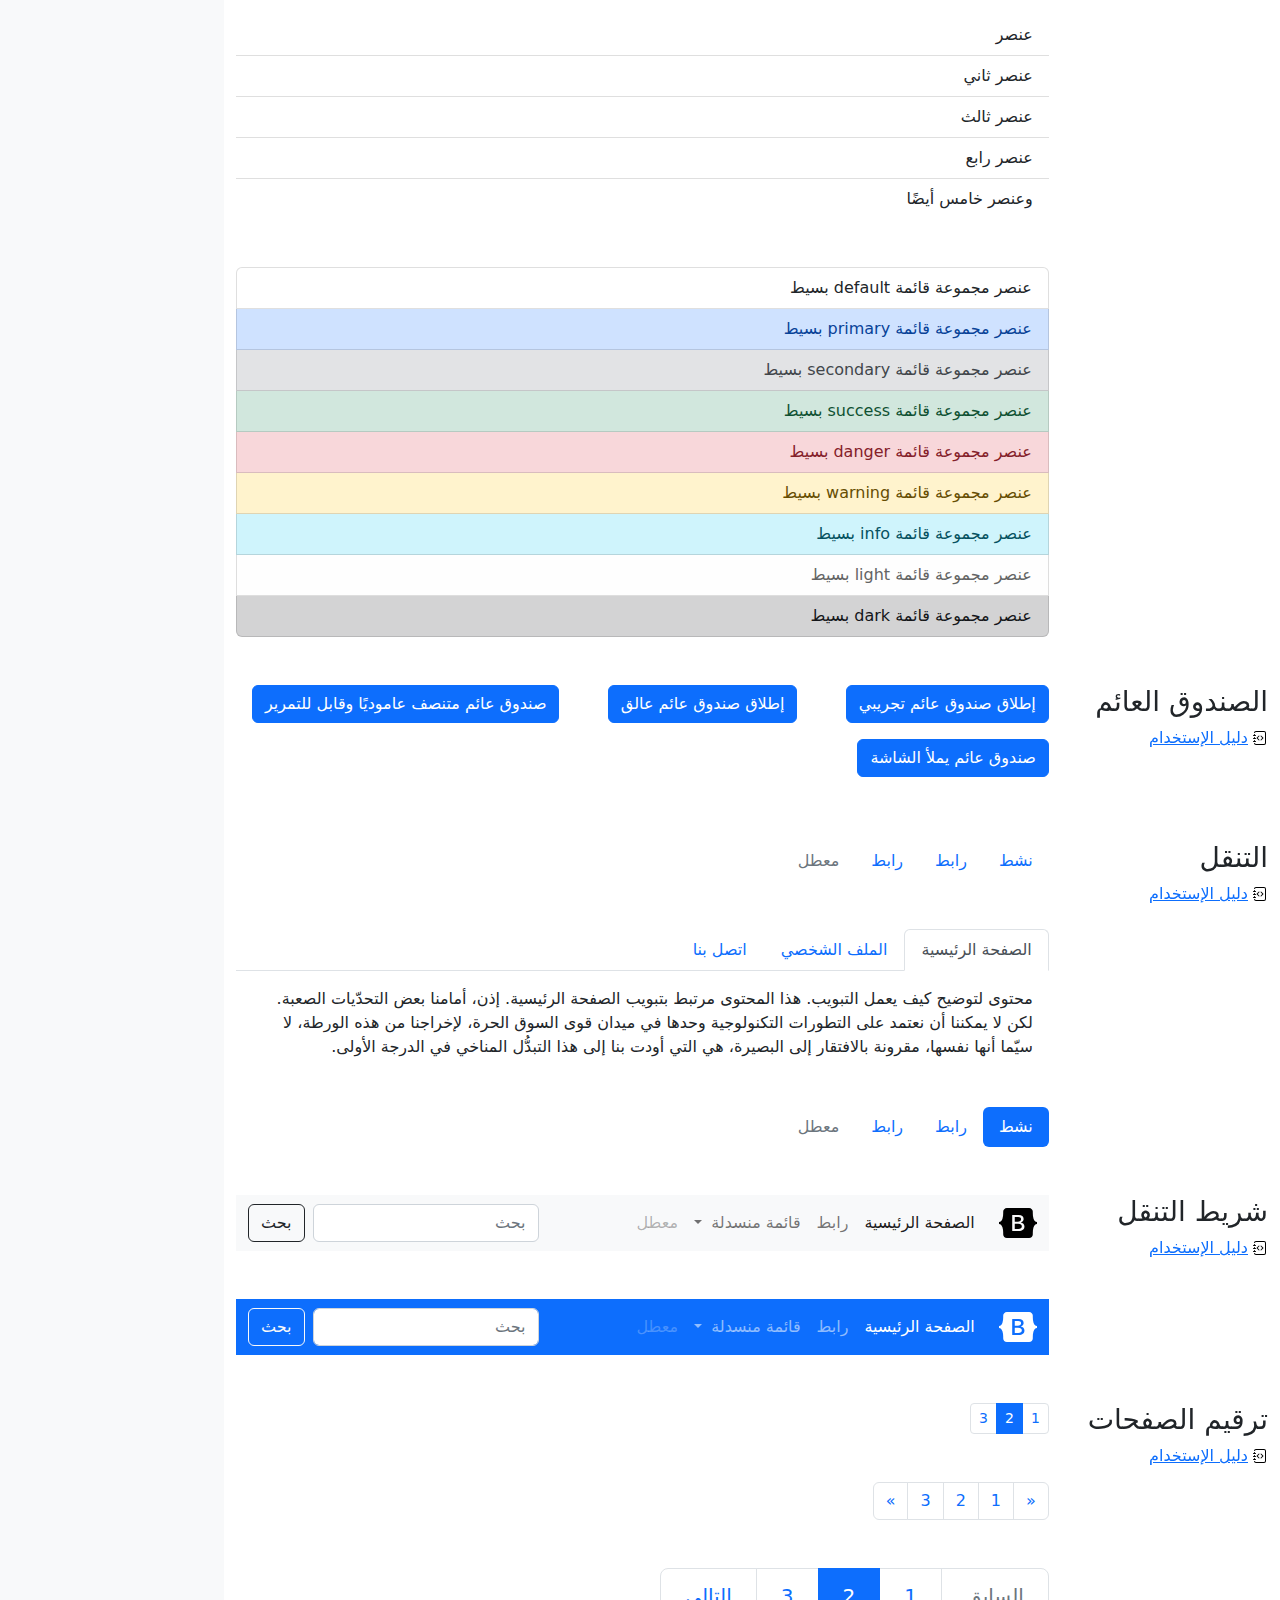
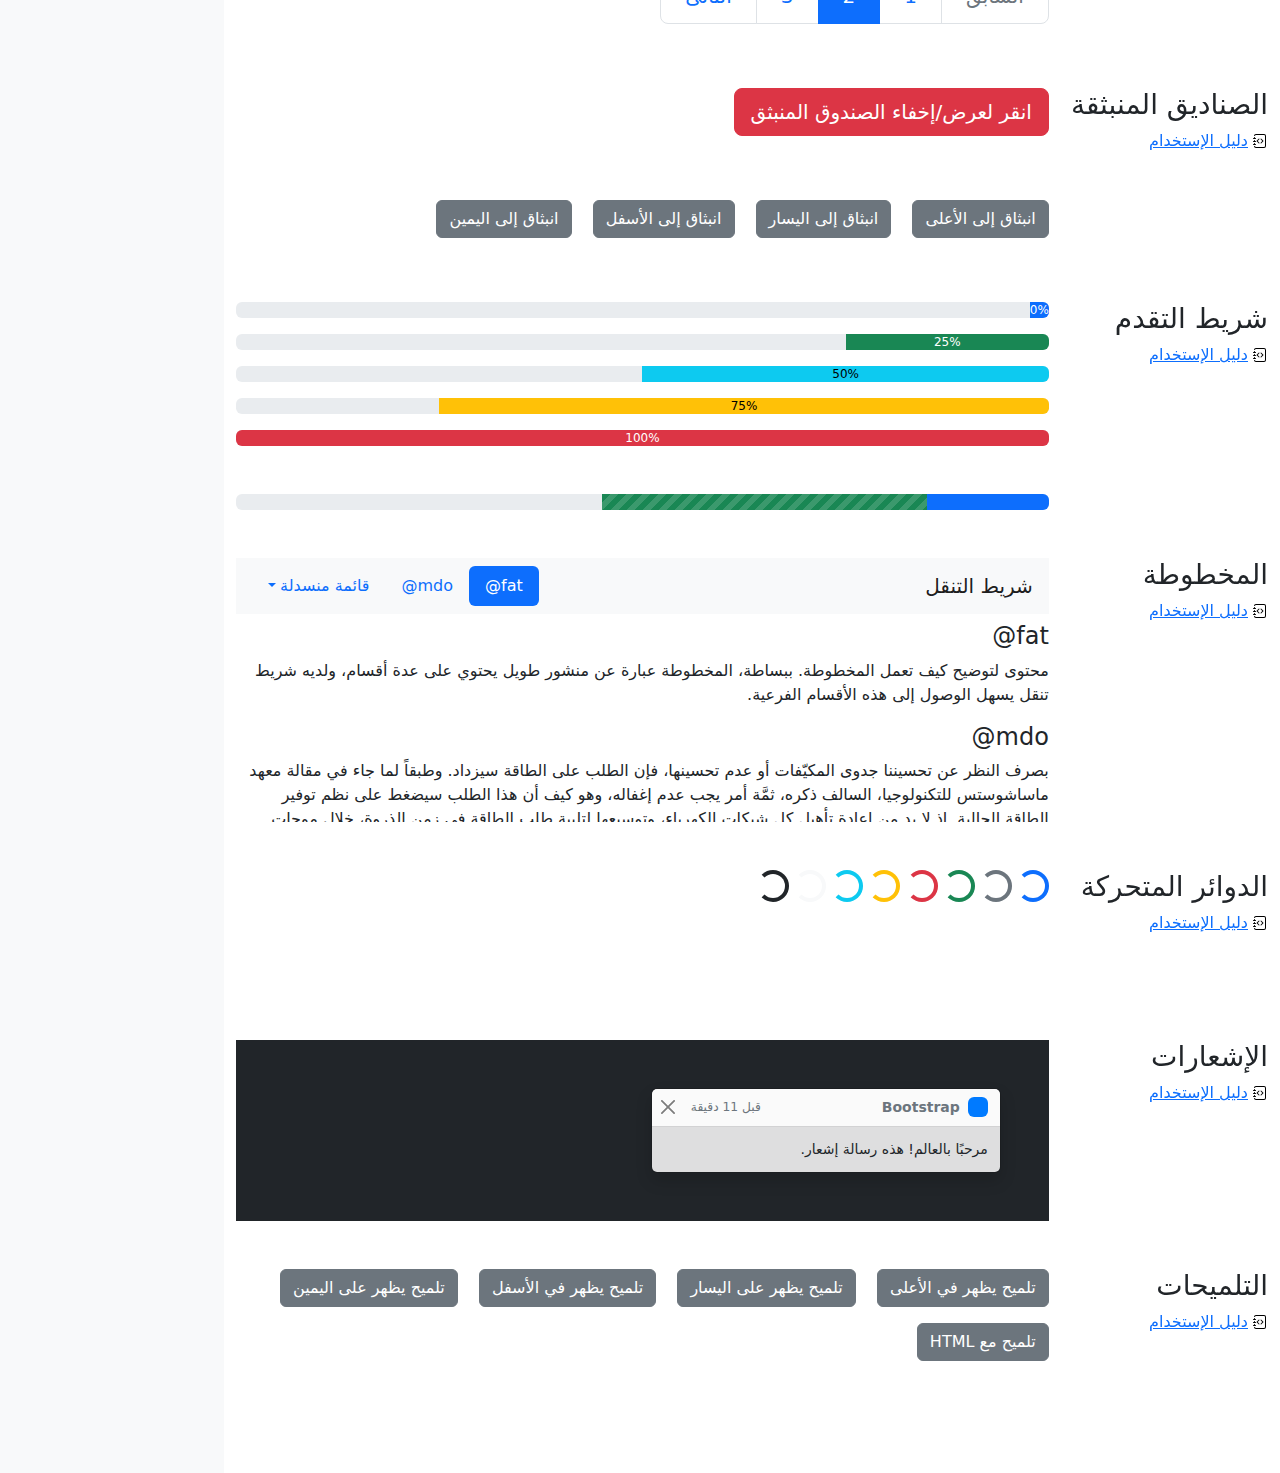
<file: bootstrap-5.2.3-examples/cheatsheet-rtl/index.html>
<!doctype html>
<html lang="ar" dir="rtl">
  <head>
    <meta charset="utf-8">
    <meta name="viewport" content="width=device-width, initial-scale=1">
    <meta name="description" content="">
    <meta name="author" content="Mark Otto, Jacob Thornton, and Bootstrap contributors">
    <meta name="generator" content="Hugo 0.104.2">
    <title>ورقة الغش · Bootstrap v5.2</title>

    <link rel="canonical" href="https://getbootstrap.com/docs/5.2/examples/cheatsheet-rtl/">

    

    

<link href="../assets/dist/css/bootstrap.rtl.min.css" rel="stylesheet">

    <style>
      .bd-placeholder-img {
        font-size: 1.125rem;
        text-anchor: middle;
        -webkit-user-select: none;
        -moz-user-select: none;
        user-select: none;
      }

      @media (min-width: 768px) {
        .bd-placeholder-img-lg {
          font-size: 3.5rem;
        }
      }

      .b-example-divider {
        height: 3rem;
        background-color: rgba(0, 0, 0, .1);
        border: solid rgba(0, 0, 0, .15);
        border-width: 1px 0;
        box-shadow: inset 0 .5em 1.5em rgba(0, 0, 0, .1), inset 0 .125em .5em rgba(0, 0, 0, .15);
      }

      .b-example-vr {
        flex-shrink: 0;
        width: 1.5rem;
        height: 100vh;
      }

      .bi {
        vertical-align: -.125em;
        fill: currentColor;
      }

      .nav-scroller {
        position: relative;
        z-index: 2;
        height: 2.75rem;
        overflow-y: hidden;
      }

      .nav-scroller .nav {
        display: flex;
        flex-wrap: nowrap;
        padding-bottom: 1rem;
        margin-top: -1px;
        overflow-x: auto;
        text-align: center;
        white-space: nowrap;
        -webkit-overflow-scrolling: touch;
      }
    </style>

    
    <!-- Custom styles for this template -->
    <link href="../cheatsheet/cheatsheet.rtl.css" rel="stylesheet">
  </head>
  <body class="bg-light">
    
<header class="bd-header bg-dark py-3 d-flex align-items-stretch border-bottom border-dark">
  <div class="container-fluid d-flex align-items-center">
    <h1 class="d-flex align-items-center fs-4 text-white mb-0">
      <img src="../assets/brand/bootstrap-logo-white.svg" width="38" height="30" class="me-3" alt="Bootstrap">
      ورقة الغش
    </h1>
    <a href="../examples/cheatsheet/" class="ms-auto link-light" hreflang="en">جدول بيانات LTR</a>
  </div>
</header>
<aside class="bd-aside sticky-xl-top text-muted align-self-start mb-3 mb-xl-5 px-2">
  <h2 class="h6 pt-4 pb-3 mb-4 border-bottom">على هذه الصفحة</h2>
  <nav class="small" id="toc">
    <ul class="list-unstyled">
      <li class="my-2">
        <button class="btn d-inline-flex align-items-center collapsed border-0" data-bs-toggle="collapse" aria-expanded="false" data-bs-target="#contents-collapse" aria-controls="contents-collapse">المحتوى</button>
        <ul class="list-unstyled ps-3 collapse" id="contents-collapse">
          <li><a class="d-inline-flex align-items-center rounded text-decoration-none" href="#typography">النصوص</a></li>
          <li><a class="d-inline-flex align-items-center rounded text-decoration-none" href="#images">الصور</a></li>
          <li><a class="d-inline-flex align-items-center rounded text-decoration-none" href="#tables">الجداول</a></li>
          <li><a class="d-inline-flex align-items-center rounded text-decoration-none" href="#figures">النماذج البيانية</a></li>
        </ul>
      </li>
      <li class="my-2">
        <button class="btn d-inline-flex align-items-center collapsed border-0" data-bs-toggle="collapse" aria-expanded="false" data-bs-target="#forms-collapse" aria-controls="forms-collapse">النماذج</button>
        <ul class="list-unstyled ps-3 collapse" id="forms-collapse">
          <li><a class="d-inline-flex align-items-center rounded text-decoration-none" href="#overview">نظرة عامة</a></li>
          <li><a class="d-inline-flex align-items-center rounded text-decoration-none" href="#disabled-forms">الحقول المعطلة</a></li>
          <li><a class="d-inline-flex align-items-center rounded text-decoration-none" href="#sizing">الأحجام</a></li>
          <li><a class="d-inline-flex align-items-center rounded text-decoration-none" href="#input-group">مجموعة الإدخال</a></li>
          <li><a class="d-inline-flex align-items-center rounded text-decoration-none" href="#floating-labels">الحقول ذوي العناوين العائمة</a></li>
          <li><a class="d-inline-flex align-items-center rounded text-decoration-none" href="#validation">التحقق</a></li>
        </ul>
      </li>
      <li class="my-2">
        <button class="btn d-inline-flex align-items-center collapsed border-0" data-bs-toggle="collapse" aria-expanded="false" data-bs-target="#components-collapse" aria-controls="components-collapse">مكونات</button>
        <ul class="list-unstyled ps-3 collapse" id="components-collapse">
          <li><a class="d-inline-flex align-items-center rounded text-decoration-none" href="#accordion">المطوية</a></li>
          <li><a class="d-inline-flex align-items-center rounded text-decoration-none" href="#alerts">الإنذارات</a></li>
          <li><a class="d-inline-flex align-items-center rounded text-decoration-none" href="#badge">الشارة</a></li>
          <li><a class="d-inline-flex align-items-center rounded text-decoration-none" href="#breadcrumb">مسار التنقل التفصيلي</a></li>
          <li><a class="d-inline-flex align-items-center rounded text-decoration-none" href="#buttons">الأزرار</a></li>
          <li><a class="d-inline-flex align-items-center rounded text-decoration-none" href="#button-group">مجموعة الأزرار</a></li>
          <li><a class="d-inline-flex align-items-center rounded text-decoration-none" href="#card">البطاقة</a></li>
          <li><a class="d-inline-flex align-items-center rounded text-decoration-none" href="#carousel">شرائح العرض</a></li>
          <li><a class="d-inline-flex align-items-center rounded text-decoration-none" href="#dropdowns">القوائم المنسدلة</a></li>
          <li><a class="d-inline-flex align-items-center rounded text-decoration-none" href="#list-group">مجموعة العناصر</a></li>
          <li><a class="d-inline-flex align-items-center rounded text-decoration-none" href="#modal">الصندوق العائم</a></li>
          <li><a class="d-inline-flex align-items-center rounded text-decoration-none" href="#navs">التنقل</a></li>
          <li><a class="d-inline-flex align-items-center rounded text-decoration-none" href="#navbar">شريط التنقل</a></li>
          <li><a class="d-inline-flex align-items-center rounded text-decoration-none" href="#pagination">ترقيم الصفحات</a></li>
          <li><a class="d-inline-flex align-items-center rounded text-decoration-none" href="#popovers">الصناديق المنبثقة</a></li>
          <li><a class="d-inline-flex align-items-center rounded text-decoration-none" href="#progress">شريط التقدم</a></li>
          <li><a class="d-inline-flex align-items-center rounded text-decoration-none" href="#scrollspy">المخطوطة</a></li>
          <li><a class="d-inline-flex align-items-center rounded text-decoration-none" href="#spinners">الدوائر المتحركة</a></li>
          <li><a class="d-inline-flex align-items-center rounded text-decoration-none" href="#toasts">الإشعارات</a></li>
          <li><a class="d-inline-flex align-items-center rounded text-decoration-none" href="#tooltips">التلميحات</a></li>
        </ul>
      </li>
    </ul>
  </nav>
</aside>
<div class="bd-cheatsheet container-fluid bg-body">
  <section id="content">
    <h2 class="sticky-xl-top fw-bold pt-3 pt-xl-5 pb-2 pb-xl-3">المحتوى</h2>

    <article class="my-3" id="typography">
      <div class="bd-heading sticky-xl-top align-self-start mt-5 mb-3 mt-xl-0 mb-xl-2">
        <h3>النصوص</h3>
        <a class="d-flex align-items-center" hreflang="en" href="../content/typography/">دليل الإستخدام</a>
      </div>

      <div>
        <div class="bd-example-snippet bd-code-snippet"><div class="bd-example">
        <p class="display-1">العرض 1</p>
        <p class="display-2">العرض 2</p>
        <p class="display-3">العرض 3</p>
        <p class="display-4">العرض 4</p>
        <p class="display-5">العرض 5</p>
        <p class="display-6">العرض 6</p>
        </div></div>


        <div class="bd-example-snippet bd-code-snippet"><div class="bd-example">
        <p class="h1">عنوان 1</p>
        <p class="h2">عنوان 2</p>
        <p class="h3">عنوان 3</p>
        <p class="h4">عنوان 4</p>
        <p class="h5">عنوان 5</p>
        <p class="h6">عنوان 6</p>
        </div></div>


        <div class="bd-example-snippet bd-code-snippet"><div class="bd-example">
        <p class="lead">
          هذه قطعة إملائية متميزة، فهي مصممة لتكون بارزة من بين القطع الإملائية الأخرى.
        </p>
        </div></div>


        <div class="bd-example-snippet bd-code-snippet"><div class="bd-example">
        <p>يمكنك استخدام تصنيف mark <mark>لتحديد</mark> نص.</p>
        <p><del>من المفترض أن يتم التعامل مع هذا السطر كنص محذوف.</del></p>
        <p><s>من المفترض أن يتم التعامل مع هذا السطر على أنه لم يعد دقيقًا.</s></p>
        <p><ins>من المفترض أن يتم التعامل مع هذا السطر كإضافة إلى المستند.</ins></p>
        <p><u>سيتم عرض النص في هذا السطر كما وتحته خط.</u></p>
        <p><small>من المفترض أن يتم التعامل مع هذا السطر على أنه يحوي تفاصيل صغيرة.</small></p>
        <p><strong>هذا السطر يحوي نص عريض.</strong></p>
        <p><em>هذا السطر يحوي نص مائل.</em></p>
        </div></div>


        <div class="bd-example-snippet bd-code-snippet"><div class="bd-example">
        <hr>
        </div></div>


        <div class="bd-example-snippet bd-code-snippet"><div class="bd-example">
        <blockquote class="blockquote">
          <p>إقتباس مبهر، موضوع في عنصر blockquote</p>
          <footer class="blockquote-footer">شخص مشهور في <cite title= "عنوان المصدر"> عنوان المصدر </cite></footer>
        </blockquote>
        </div></div>


        <div class="bd-example-snippet bd-code-snippet"><div class="bd-example">
        <ul class="list-unstyled">
          <li>هذه قائمة عناصر.</li>
          <li>بالرغم من أنها مصممة كي لا تظهر كذلك.</li>
          <li>إلا أنها مجهزة كـ قائمة خلف الكواليس</li>
          <li>هذا التصميم ينطبق فقد على القائمة الرئيسية</li>
          <li>القوائم الفرعية
            <ul>
              <li>لا تتأثر بهذا التصميم</li>
              <li>فهي تظهر عليها علامات الترقيم</li>
              <li>وتحتوي على مساحة فارغة بجوارها</li>
            </ul>
          </li>
          <li>قد يكون هذا التصميم مفيدًا في بعض الأحيان.</li>
        </ul>
        </div></div>


        <div class="bd-example-snippet bd-code-snippet"><div class="bd-example">
        <ul class="list-inline">
          <li class="list-inline-item">هذا عنصر في قائمة.</li>
          <li class="list-inline-item">وهذا أيضًا.</li>
          <li class="list-inline-item">لكنهم يظهرون متجاورين.</li>
        </ul>
        </div></div>

      </div>
    </article>
    <article class="my-3" id="images">
      <div class="bd-heading sticky-xl-top align-self-start mt-5 mb-3 mt-xl-0 mb-xl-2">
        <h3>الصور</h3>
        <a class="d-flex align-items-center" hreflang="en" href="../content/images/">دليل الإستخدام</a>
      </div>

      <div>
        <div class="bd-example-snippet bd-code-snippet"><div class="bd-example">
        <svg class="bd-placeholder-img bd-placeholder-img-lg img-fluid" width="100%" height="250" xmlns="http://www.w3.org/2000/svg" role="img" aria-label="Placeholder: صورة مستجيبة" preserveAspectRatio="xMidYMid slice" focusable="false"><title>Placeholder</title><rect width="100%" height="100%" fill="#868e96"/><text x="50%" y="50%" fill="#dee2e6" dy=".3em">صورة مستجيبة</text></svg>

        </div></div>


        <div class="bd-example-snippet bd-code-snippet"><div class="bd-example">
        <svg class="bd-placeholder-img img-thumbnail" width="200" height="200" xmlns="http://www.w3.org/2000/svg" role="img" aria-label="صورة عنصر نائب مربع عام مع حدود بيضاء حولها ، مما يجعلها تشبه صورة تم التقاطها بكاميرا فورية قديمة: 200x200" preserveAspectRatio="xMidYMid slice" focusable="false"><title>صورة عنصر نائب مربع عام مع حدود بيضاء حولها ، مما يجعلها تشبه صورة تم التقاطها بكاميرا فورية قديمة</title><rect width="100%" height="100%" fill="#868e96"/><text x="50%" y="50%" fill="#dee2e6" dy=".3em">200x200</text></svg>

        </div></div>

      </div>
    </article>
    <article class="my-3" id="tables">
      <div class="bd-heading sticky-xl-top align-self-start mt-5 mb-3 mt-xl-0 mb-xl-2">
        <h3>الجداول</h3>
        <a class="d-flex align-items-center" hreflang="en" href="../content/tables/">دليل الإستخدام</a>
      </div>

      <div>
        <div class="bd-example-snippet bd-code-snippet"><div class="bd-example">
        <table class="table table-striped">
          <thead>
          <tr>
            <th scope="col">#</th>
            <th scope="col">الاسم الاول</th>
            <th scope="col">الكنية</th>
            <th scope="col">الاسم المستعار</th>
          </tr>
          </thead>
          <tbody>
          <tr>
            <th scope="row">1</th>
            <td>Mark</td>
            <td>Otto</td>
            <td><bdo lang="en" dir="ltr">@mdo</bdo></td>
          </tr>
          <tr>
            <th scope="row">2</th>
            <td>Jacob</td>
            <td>Thornton</td>
            <td><bdo lang="en" dir="ltr">@fat</bdo></td>
          </tr>
          <tr>
            <th scope="row">3</th>
            <td colspan="2">Larry the Bird</td>
            <td><bdo lang="en" dir="ltr">@twitter</bdo></td>
          </tr>
          </tbody>
        </table>
        </div></div>


        <div class="bd-example-snippet bd-code-snippet"><div class="bd-example">
        <table class="table table-dark table-borderless">
          <thead>
          <tr>
            <th scope="col">#</th>
            <th scope="col">الاسم الاول</th>
            <th scope="col">الكنية</th>
            <th scope="col">الاسم المستعار</th>
          </tr>
          </thead>
          <tbody>
          <tr>
            <th scope="row">1</th>
            <td>Mark</td>
            <td>Otto</td>
            <td><bdo lang="en" dir="ltr">@mdo</bdo></td>
          </tr>
          <tr>
            <th scope="row">2</th>
            <td>Jacob</td>
            <td>Thornton</td>
            <td><bdo lang="en" dir="ltr">@fat</bdo></td>
          </tr>
          <tr>
            <th scope="row">3</th>
            <td colspan="2">Larry the Bird</td>
            <td><bdo lang="en" dir="ltr">@twitter</bdo></td>
          </tr>
          </tbody>
        </table>
        </div></div>


        <div class="bd-example-snippet bd-code-snippet"><div class="bd-example">
        <table class="table table-hover">
          <thead>
          <tr>
            <th scope="col">Class</th>
            <th scope="col">عنوان</th>
            <th scope="col">عنوان</th>
          </tr>
          </thead>
          <tbody>
          <tr>
            <th scope="row">Default</th>
            <td>خلية</td>
            <td>خلية</td>
          </tr>
          
          <tr class="table-primary">
            <th scope="row">Primary</th>
            <td>خلية</td>
            <td>خلية</td>
          </tr>
          <tr class="table-secondary">
            <th scope="row">Secondary</th>
            <td>خلية</td>
            <td>خلية</td>
          </tr>
          <tr class="table-success">
            <th scope="row">Success</th>
            <td>خلية</td>
            <td>خلية</td>
          </tr>
          <tr class="table-danger">
            <th scope="row">Danger</th>
            <td>خلية</td>
            <td>خلية</td>
          </tr>
          <tr class="table-warning">
            <th scope="row">Warning</th>
            <td>خلية</td>
            <td>خلية</td>
          </tr>
          <tr class="table-info">
            <th scope="row">Info</th>
            <td>خلية</td>
            <td>خلية</td>
          </tr>
          <tr class="table-light">
            <th scope="row">Light</th>
            <td>خلية</td>
            <td>خلية</td>
          </tr>
          <tr class="table-dark">
            <th scope="row">Dark</th>
            <td>خلية</td>
            <td>خلية</td>
          </tr>
          </tbody>
        </table>
        </div></div>


        <div class="bd-example-snippet bd-code-snippet"><div class="bd-example">
        <table class="table table-sm table-bordered">
          <thead>
          <tr>
            <th scope="col">#</th>
            <th scope="col">الاسم الاول</th>
            <th scope="col">الكنية</th>
            <th scope="col">الاسم المستعار</th>
          </tr>
          </thead>
          <tbody>
          <tr>
            <th scope="row">1</th>
            <td>Mark</td>
            <td>Otto</td>
            <td><bdo lang="en" dir="ltr">@mdo</bdo></td>
          </tr>
          <tr>
            <th scope="row">2</th>
            <td>Jacob</td>
            <td>Thornton</td>
            <td><bdo lang="en" dir="ltr">@fat</bdo></td>
          </tr>
          <tr>
            <th scope="row">3</th>
            <td colspan="2">Larry the Bird</td>
            <td><bdo lang="en" dir="ltr">@twitter</bdo></td>
          </tr>
          </tbody>
        </table>
        </div></div>

      </div>
    </article>
    <article class="my-3" id="figures">
      <div class="bd-heading sticky-xl-top align-self-start mt-5 mb-3 mt-xl-0 mb-xl-2">
        <h3>النماذج البيانية</h3>
        <a class="d-flex align-items-center" hreflang="en" href="../content/figures/">دليل الإستخدام</a>
      </div>

      <div>
        <div class="bd-example-snippet bd-code-snippet"><div class="bd-example">
        <figure class="figure">
          <svg class="bd-placeholder-img figure-img img-fluid rounded" width="400" height="300" xmlns="http://www.w3.org/2000/svg" role="img" aria-label="Placeholder: 400x300" preserveAspectRatio="xMidYMid slice" focusable="false"><title>Placeholder</title><rect width="100%" height="100%" fill="#868e96"/><text x="50%" y="50%" fill="#dee2e6" dy=".3em">400x300</text></svg>

          <figcaption class="figure-caption">شرح للصورة أعلاه.</figcaption>
        </figure>
        </div></div>

      </div>
    </article>
  </section>

  <section id="forms">
    <h2 class="sticky-xl-top fw-bold pt-3 pt-xl-5 pb-2 pb-xl-3">النماذج</h2>

    <article class="my-3" id="overview">
      <div class="bd-heading sticky-xl-top align-self-start mt-5 mb-3 mt-xl-0 mb-xl-2">
        <h3>نظرة عامة</h3>
        <a class="d-flex align-items-center" hreflang="en" href="../forms/overview/">دليل الإستخدام</a>
      </div>

      <div>
        <div class="bd-example-snippet bd-code-snippet"><div class="bd-example">
        <form>
          <div class="mb-3">
            <label for="exampleInputEmail1" class="form-label">البريد الإلكتروني</label>
            <input type="email" class="form-control" id="exampleInputEmail1" aria-describedby="emailHelp">
            <div id="emailHelp" class="form-text">لن نقوم بمشاركة بريدك الإلكتروني مع أي شخص آخر.</div>
          </div>
          <div class="mb-3">
            <label for="exampleInputPassword1" class="form-label">كلمة السر</label>
            <input type="password" class="form-control" id="exampleInputPassword1">
          </div>
          <div class="mb-3">
            <label for="exampleSelect" class="form-label">قائمة اختيار</label>
            <select class="form-select" id="exampleSelect">
              <option selected>افتح قائمة الاختيار هذه</option>
              <option value="1">واحد</option>
              <option value="2">اثنان</option>
              <option value="3">ثلاثة</option>
            </select>
          </div>
          <div class="mb-3 form-check">
            <input type="checkbox" class="form-check-input" id="exampleCheck1">
            <label class="form-check-label" for="exampleCheck1">اخترني</label>
          </div>
          <fieldset class="mb-3">
            <legend>أزرار الاختيار الأحادي</legend>
            <div class="form-check">
              <input type="radio" name="radios" class="form-check-input" id="exampleRadio1" checked>
              <label class="form-check-label" for="exampleRadio1">الخيار الافتراضي</label>
            </div>
            <div class="mb-3 form-check">
              <input type="radio" name="radios" class="form-check-input" id="exampleRadio2">
              <label class="form-check-label" for="exampleRadio2">خيار آخر</label>
            </div>
          </fieldset>
          <div class="mb-3">
            <label class="form-label" for="customFile">رفع</label>
            <input type="file" class="form-control" id="customFile">
          </div>
          <div class="mb-3 form-check form-switch">
            <input class="form-check-input" type="checkbox" role="switch" id="flexSwitchCheckChecked" checked>
            <label class="form-check-label" for="flexSwitchCheckChecked">زر على شكل مفتاح اختيار.</label>
          </div>
          <div class="mb-3">
            <label for="customRange3" class="form-label">مثال على حقل اختيار نطاقي</label>
            <input type="range" class="form-range" min="0" max="5" step="0.5" id="customRange3">
          </div>
          <button type="submit" class="btn btn-primary">إرسال</button>
        </form>
        </div></div>

      </div>
    </article>
    <article class="my-3" id="disabled-forms">
      <div class="bd-heading sticky-xl-top align-self-start mt-5 mb-3 mt-xl-0 mb-xl-2">
        <h3>الحقول المعطلة</h3>
        <a class="d-flex align-items-center" hreflang="en" href="../forms/overview/#disabled-forms">دليل الإستخدام</a>
      </div>

      <div>
        <div class="bd-example-snippet bd-code-snippet"><div class="bd-example">
        <form>
          <fieldset disabled aria-label="مثال على مجموعة الحقول المعطلة">
            <div class="mb-3">
              <label for="disabledTextInput" class="form-label">حقل إدخال معطل</label>
              <input type="text" id="disabledTextInput" class="form-control" placeholder="حقل إدخال معطل">
            </div>
            <div class="mb-3">
              <label for="disabledSelect" class="form-label">قائمة اختيار معطلة</label>
              <select id="disabledSelect" class="form-select">
                <option>خيار معطل</option>
              </select>
            </div>
            <div class="mb-3">
              <div class="form-check">
                <input class="form-check-input" type="checkbox" id="disabledFieldsetCheck" disabled>
                <label class="form-check-label" for="disabledFieldsetCheck">
                  زر اختيار معطل
                </label>
              </div>
            </div>
            <fieldset class="mb-3">
              <legend>أزرار اختيار أحادي معطلين</legend>
              <div class="form-check">
                <input type="radio" name="radios" class="form-check-input" id="disabledRadio1" disabled>
                <label class="form-check-label" for="disabledRadio1">خيار معطل</label>
              </div>
              <div class="mb-3 form-check">
                <input type="radio" name="radios" class="form-check-input" id="disabledRadio2" disabled>
                <label class="form-check-label" for="disabledRadio2">خيار آخر معطل</label>
              </div>
            </fieldset>
            <div class="mb-3">
              <label class="form-label" for="disabledCustomFile">رفع معطل</label>
              <input type="file" class="form-control" id="disabledCustomFile" disabled>
            </div>
            <div class="mb-3 form-check form-switch">
              <input class="form-check-input" type="checkbox" role="switch" id="disabledSwitchCheckChecked" checked disabled>
              <label class="form-check-label" for="disabledSwitchCheckChecked">زر معطل على شكل مفتاح اختيار.</label>
            </div>
            <div class="mb-3">
              <label for="disabledRange" class="form-label">حقل اختيار نطاقي معطل</label>
              <input type="range" class="form-range" min="0" max="5" step="0.5" id="disabledRange">
            </div>
            <button type="submit" class="btn btn-primary">إرسال</button>
          </fieldset>
        </form>
        </div></div>

      </div>
    </article>
    <article class="my-3" id="sizing">
      <div class="bd-heading sticky-xl-top align-self-start mt-5 mb-3 mt-xl-0 mb-xl-2">
        <h3>الأحجام</h3>
        <a class="d-flex align-items-center" hreflang="en" href="../forms/form-control/#sizing">دليل الإستخدام</a>
      </div>

      <div>
        <div class="bd-example-snippet bd-code-snippet"><div class="bd-example">
        <div class="mb-3">
          <input class="form-control form-control-lg" type="text" placeholder="حقل إدخال كبير" aria-label=".form-control-lg مثال">
        </div>
        <div class="mb-3">
          <select class="form-select form-select-lg" aria-label=".form-select-lg مثال">
            <option selected>افتح قائمة الاختيار هذه</option>
            <option value="1">واحد</option>
            <option value="2">اثنان</option>
            <option value="3">ثلاثة</option>
          </select>
        </div>
        <div class="mb-3">
          <input type="file" class="form-control form-control-lg" aria-label="مثال على إدخال ملف كبير">
        </div>
        </div></div>


        <div class="bd-example-snippet bd-code-snippet"><div class="bd-example">
        <div class="mb-3">
          <input class="form-control form-control-sm" type="text" placeholder="حقل إدخال صغير" aria-label=".form-control-sm مثال">
        </div>
        <div class="mb-3">
          <select class="form-select form-select-sm" aria-label=".form-select-sm مثال">
            <option selected>افتح قائمة الاختيار هذه</option>
            <option value="1">واحد</option>
            <option value="2">اثنان</option>
            <option value="3">ثلاثة</option>
          </select>
        </div>
        <div class="mb-3">
          <input type="file" class="form-control form-control-sm" aria-label="مثال على إدخال ملف صغير">
        </div>
        </div></div>

      </div>
    </article>
    <article class="my-3" id="input-group">
      <div class="bd-heading sticky-xl-top align-self-start mt-5 mb-3 mt-xl-0 mb-xl-2">
        <h3>مجموعة الإدخال</h3>
        <a class="d-flex align-items-center" hreflang="en" href="../forms/input-group/">دليل الإستخدام</a>
      </div>

      <div>
        <div class="bd-example-snippet bd-code-snippet"><div class="bd-example">
        <div class="input-group mb-3">
          <span class="input-group-text" id="basic-addon1">أنا اسمي</span>
          <input type="text" class="form-control" placeholder="فلان الفلاني" aria-label="الاسم" aria-describedby="basic-addon1">
        </div>
        <div class="input-group mb-3">
          <input type="text" class="form-control" placeholder="أنا أحب الكعك والقهوة" aria-label="الطعام المفضل" aria-describedby="basic-addon2">
          <span class="input-group-text" id="basic-addon2">وغيرها</span>
        </div>
        <label for="basic-url" class="form-label">عنوان حسابك الشخصي</label>
        <div class="input-group mb-3">
          <input type="text" class="form-control" id="basic-url" aria-describedby="basic-addon3">
          <span class="input-group-text" id="basic-addon3"><bdo lang="en" dir="ltr">https://example.com/users/</bdo></span>
        </div>
        <div class="input-group mb-3">
          <span class="input-group-text"><bdo lang="en" dir="ltr">.00</bdo></span>
          <input type="text" class="form-control" aria-label="المبلغ (لأقرب دولار)">
          <span class="input-group-text">$</span>
        </div>
        <div class="input-group">
          <span class="input-group-text">مع textarea</span>
          <textarea class="form-control" aria-label="مع textarea"></textarea>
        </div>
        </div></div>

      </div>
    </article>
    <article class="my-3" id="floating-labels">
      <div class="bd-heading sticky-xl-top align-self-start mt-5 mb-3 mt-xl-0 mb-xl-2">
        <h3>الحقول ذوي العناوين العائمة</h3>
        <a class="d-flex align-items-center" href="../forms/floating-labels/">دليل الإستخدام</a>
      </div>

      <div>
        <div class="bd-example-snippet bd-code-snippet"><div class="bd-example">
        <form>
          <div class="form-floating mb-3">
            <input type="email" class="form-control" id="floatingInput" placeholder="name@example.com">
            <label for="floatingInput">البريد الالكتروني</label>
          </div>
          <div class="form-floating">
            <input type="password" class="form-control" id="floatingPassword" placeholder="كلمة السر">
            <label for="floatingPassword">كلمة السر</label>
          </div>
        </form>
        </div></div>

      </div>
    </article>
    <article class="my-3" id="validation">
      <div class="bd-heading sticky-xl-top align-self-start mt-5 mb-3 mt-xl-0 mb-xl-2">
        <h3>التحقق</h3>
        <a class="d-flex align-items-center" hreflang="en" href="../forms/validation/">دليل الإستخدام</a>
      </div>

      <div>
        <div class="bd-example-snippet bd-code-snippet"><div class="bd-example">
        <form class="row g-3">
          <div class="col-md-4">
            <label for="validationServer01" class="form-label">الاسم الاول</label>
            <input type="text" class="form-control is-valid" id="validationServer01" value="Mark" required>
            <div class="valid-feedback">
              يبدو صحيحًا!
            </div>
          </div>
          <div class="col-md-4">
            <label for="validationServer02" class="form-label">الكنية</label>
            <input type="text" class="form-control is-valid" id="validationServer02" value="Otto" required>
            <div class="valid-feedback">
              يبدو صحيحًا!
            </div>
          </div>
          <div class="col-md-4">
            <label for="validationServerUsername" class="form-label">اسم المستخدم</label>
            <div class="input-group has-validation">
              <input type="text" class="form-control is-invalid" id="validationServerUsername" aria-describedby="inputGroupPrepend3" required>
              <span class="input-group-text" id="inputGroupPrepend3">@</span>
              <div class="invalid-feedback">
                يرجى اختيار اسم مستخدم.
              </div>
            </div>
          </div>
          <div class="col-md-6">
            <label for="validationServer03" class="form-label">مدينة</label>
            <input type="text" class="form-control is-invalid" id="validationServer03" required>
            <div class="invalid-feedback">
              يرجى إدخال مدينة صحيحة.
            </div>
          </div>
          <div class="col-md-3">
            <label for="validationServer04" class="form-label">حالة</label>
            <select class="form-select is-invalid" id="validationServer04" required>
              <option selected disabled value="">اختر...</option>
              <option>...</option>
            </select>
            <div class="invalid-feedback">
              يرجى اختيار ولاية صحيحة.
            </div>
          </div>
          <div class="col-md-3">
            <label for="validationServer05" class="form-label">الرمز البريدي</label>
            <input type="text" class="form-control is-invalid" id="validationServer05" required>
            <div class="invalid-feedback">
              يرجى إدخال رمز بريدي صحيح.
            </div>
          </div>
          <div class="col-12">
            <div class="form-check">
              <input class="form-check-input is-invalid" type="checkbox" value="" id="invalidCheck3" required>
              <label class="form-check-label" for="invalidCheck3">
                أوافق على الشروط والأحكام
              </label>
              <div class="invalid-feedback">
                تجب الموافقة قبل إرسال النموذج.
              </div>
            </div>
          </div>
          <div class="col-12">
            <button class="btn btn-primary" type="submit">إرسال النموذج</button>
          </div>
        </form>
        </div></div>

      </div>
    </article>
  </section>

  <section id="components">
    <h2 class="sticky-xl-top fw-bold pt-3 pt-xl-5 pb-2 pb-xl-3">العناصر</h2>

    <article class="my-3" id="accordion">
      <div class="bd-heading sticky-xl-top align-self-start mt-5 mb-3 mt-xl-0 mb-xl-2">
        <h3>المطوية</h3>
        <a class="d-flex align-items-center" hreflang="en" href="../components/accordion/">دليل الإستخدام</a>
      </div>

      <div>
        <div class="bd-example-snippet bd-code-snippet"><div class="bd-example">
        <div class="accordion" id="accordionExample">
          <div class="accordion-item">
            <h4 class="accordion-header" id="headingOne">
              <button class="accordion-button" type="button" data-bs-toggle="collapse" data-bs-target="#collapseOne" aria-expanded="true" aria-controls="collapseOne">
                عنصر المطوية الأول
              </button>
            </h4>
            <div id="collapseOne" class="accordion-collapse collapse show" aria-labelledby="headingOne" data-bs-parent="#accordionExample">
              <div class="accordion-body">
                <strong>هذا هو محتوى عنصر المطوية الأول.</strong> سيكون المحتوى مخفيًا بشكل إفتراضي حتى يقوم Bootstrap بإضافة الكلاسات اللازمة لكل عنصر في المطوية. هذه الكلاسات تتحكم بالمظهر العام ووتتحكم أيضا بإظهار وإخفاء أقسام المطوية عبر حركات CSS الإنتقالية. يمكنك تعديل أي من هذه عبر كلاسات CSS خاصة بك، او عبر تغيير القيم الإفتراضية المقدمة من Bootstrap. من الجدير بالذكر أنه يمكن وضع أي كود HTML هنا، ولكن الحركة الإنتقالية قد تحد من الoverflow.
              </div>
            </div>
          </div>
          <div class="accordion-item">
            <h4 class="accordion-header" id="headingTwo">
              <button class="accordion-button collapsed" type="button" data-bs-toggle="collapse" data-bs-target="#collapseTwo" aria-expanded="false" aria-controls="collapseTwo">
                عنصر المطوية الثاني
              </button>
            </h4>
            <div id="collapseTwo" class="accordion-collapse collapse" aria-labelledby="headingTwo" data-bs-parent="#accordionExample">
              <div class="accordion-body">
                <strong>هذا هو محتوى عنصر المطوية الثاني.</strong> سيكون المحتوى مخفيًا بشكل إفتراضي حتى يقوم Bootstrap بإضافة الكلاسات اللازمة لكل عنصر في المطوية. هذه الكلاسات تتحكم بالمظهر العام ووتتحكم أيضا بإظهار وإخفاء أقسام المطوية عبر حركات CSS الإنتقالية. يمكنك تعديل أي من هذه عبر كلاسات CSS خاصة بك، او عبر تغيير القيم الإفتراضية المقدمة من Bootstrap. من الجدير بالذكر أنه يمكن وضع أي كود HTML هنا، ولكن الحركة الإنتقالية قد تحد من الoverflow.
              </div>
            </div>
          </div>
          <div class="accordion-item">
            <h4 class="accordion-header" id="headingThree">
              <button class="accordion-button collapsed" type="button" data-bs-toggle="collapse" data-bs-target="#collapseThree" aria-expanded="false" aria-controls="collapseThree">
                عنصر المطوية الثالث
              </button>
            </h4>
            <div id="collapseThree" class="accordion-collapse collapse" aria-labelledby="headingThree" data-bs-parent="#accordionExample">
              <div class="accordion-body">
                <strong>هذا هو محتوى عنصر المطوية الثالث.</strong> سيكون المحتوى مخفيًا بشكل إفتراضي حتى يقوم Bootstrap بإضافة الكلاسات اللازمة لكل عنصر في المطوية. هذه الكلاسات تتحكم بالمظهر العام ووتتحكم أيضا بإظهار وإخفاء أقسام المطوية عبر حركات CSS الإنتقالية. يمكنك تعديل أي من هذه عبر كلاسات CSS خاصة بك، او عبر تغيير القيم الإفتراضية المقدمة من Bootstrap. من الجدير بالذكر أنه يمكن وضع أي كود HTML هنا، ولكن الحركة الإنتقالية قد تحد من الoverflow.
              </div>
            </div>
          </div>
        </div>
        </div></div>

      </div>
    </article>
    <article class="my-3" id="alerts">
      <div class="bd-heading sticky-xl-top align-self-start mt-5 mb-3 mt-xl-0 mb-xl-2">
        <h3>الإنذارات</h3>
        <a class="d-flex align-items-center" hreflang="en" href="../components/alerts/">دليل الإستخدام</a>
      </div>

      <div>
        <div class="bd-example-snippet bd-code-snippet"><div class="bd-example">
        
        <div class="alert alert-primary alert-dismissible fade show" role="alert">
          تنبيه primary بسيط مع <a href="#" class="alert-link">رابط مثال</a>. أعطها نقرة إذا أردت.
          <button type="button" class="btn-close" data-bs-dismiss="alert" aria-label="قريب"></button>
        </div>
        <div class="alert alert-secondary alert-dismissible fade show" role="alert">
          تنبيه secondary بسيط مع <a href="#" class="alert-link">رابط مثال</a>. أعطها نقرة إذا أردت.
          <button type="button" class="btn-close" data-bs-dismiss="alert" aria-label="قريب"></button>
        </div>
        <div class="alert alert-success alert-dismissible fade show" role="alert">
          تنبيه success بسيط مع <a href="#" class="alert-link">رابط مثال</a>. أعطها نقرة إذا أردت.
          <button type="button" class="btn-close" data-bs-dismiss="alert" aria-label="قريب"></button>
        </div>
        <div class="alert alert-danger alert-dismissible fade show" role="alert">
          تنبيه danger بسيط مع <a href="#" class="alert-link">رابط مثال</a>. أعطها نقرة إذا أردت.
          <button type="button" class="btn-close" data-bs-dismiss="alert" aria-label="قريب"></button>
        </div>
        <div class="alert alert-warning alert-dismissible fade show" role="alert">
          تنبيه warning بسيط مع <a href="#" class="alert-link">رابط مثال</a>. أعطها نقرة إذا أردت.
          <button type="button" class="btn-close" data-bs-dismiss="alert" aria-label="قريب"></button>
        </div>
        <div class="alert alert-info alert-dismissible fade show" role="alert">
          تنبيه info بسيط مع <a href="#" class="alert-link">رابط مثال</a>. أعطها نقرة إذا أردت.
          <button type="button" class="btn-close" data-bs-dismiss="alert" aria-label="قريب"></button>
        </div>
        <div class="alert alert-light alert-dismissible fade show" role="alert">
          تنبيه light بسيط مع <a href="#" class="alert-link">رابط مثال</a>. أعطها نقرة إذا أردت.
          <button type="button" class="btn-close" data-bs-dismiss="alert" aria-label="قريب"></button>
        </div>
        <div class="alert alert-dark alert-dismissible fade show" role="alert">
          تنبيه dark بسيط مع <a href="#" class="alert-link">رابط مثال</a>. أعطها نقرة إذا أردت.
          <button type="button" class="btn-close" data-bs-dismiss="alert" aria-label="قريب"></button>
        </div>
        </div></div>


        <div class="bd-example-snippet bd-code-snippet"><div class="bd-example">
        <div class="alert alert-success" role="alert">
          <h4 class="alert-heading">أحسنت!</h4>
          <p>لقد نجحت في قراءة رسالة التنبيه المهمة هذه. سيتم تشغيل نص المثال هذا لفترة أطول قليلاً حتى تتمكن من رؤية كيفية عمل التباعد داخل التنبيه مع هذا النوع من المحتوى.</p>
          <hr>
          <p class="mb-0">كلما احتجت إلى ذلك ، تأكد من استخدام أدوات الهامش للحفاظ على الأشياء لطيفة ومرتبة.</p>
        </div>
        </div></div>

      </div>
    </article>
    <article class="my-3" id="badge">
      <div class="bd-heading sticky-xl-top align-self-start mt-5 mb-3 mt-xl-0 mb-xl-2">
        <h3>الشارة</h3>
        <a class="d-flex align-items-center" hreflang="en" href="../components/badge/">دليل الإستخدام</a>
      </div>

      <div>
        <div class="bd-example-snippet bd-code-snippet"><div class="bd-example">
        <p class="h1">مثال على عنوان <span class="badge bg-primary">جديد</span></p>
        <p class="h2">مثال على عنوان <span class="badge bg-secondary">جديد</span></p>
        <p class="h3">مثال على عنوان <span class="badge bg-success">جديد</span></p>
        <p class="h4">مثال على عنوان <span class="badge bg-danger">جديد</span></p>
        <p class="h5">مثال على عنوان <span class="badge text-bg-warning">جديد</span></p>
        <p class="h6">مثال على عنوان <span class="badge text-bg-info">جديد</span></p>
        <p class="h6">مثال على عنوان <span class="badge text-bg-light">جديد</span></p>
        <p class="h6">مثال على عنوان <span class="badge bg-dark">جديد</span></p>
        </div></div>


        <div class="bd-example-snippet bd-code-snippet"><div class="bd-example">
        
        <span class="badge rounded-pill bg-primary">Primary</span>
        <span class="badge rounded-pill bg-secondary">Secondary</span>
        <span class="badge rounded-pill bg-success">Success</span>
        <span class="badge rounded-pill bg-danger">Danger</span>
        <span class="badge rounded-pill text-bg-warning">Warning</span>
        <span class="badge rounded-pill text-bg-info">Info</span>
        <span class="badge rounded-pill text-bg-light">Light</span>
        <span class="badge rounded-pill bg-dark">Dark</span>
        </div></div>

      </div>
    </article>
    <article class="my-3" id="breadcrumb">
      <div class="bd-heading sticky-xl-top align-self-start mt-5 mb-3 mt-xl-0 mb-xl-2">
        <h3>مسار التنقل التفصيلي (فتات الخبز)</h3>
        <a class="d-flex align-items-center" hreflang="en" href="../components/breadcrumb/">دليل الإستخدام</a>
      </div>

      <div>
        <div class="bd-example-snippet bd-code-snippet"><div class="bd-example">
        <nav aria-label="فتات الخبز">
          <ol class="breadcrumb">
            <li class="breadcrumb-item"><a href="#">الصفحة الرئيسية</a></li>
            <li class="breadcrumb-item"><a href="#">المكتبة</a></li>
            <li class="breadcrumb-item active" aria-current="page">البيانات</li>
          </ol>
        </nav>
        </div></div>

      </div>
    </article>
    <article class="my-3" id="buttons">
      <div class="bd-heading sticky-xl-top align-self-start mt-5 mb-3 mt-xl-0 mb-xl-2">
        <h3>الأزرار</h3>
        <a class="d-flex align-items-center" hreflang="en" href="../components/buttons/">دليل الإستخدام</a>
      </div>

      <div>
        <div class="bd-example-snippet bd-code-snippet"><div class="bd-example">
        
        <button type="button" class="btn btn-primary">Primary</button>
        <button type="button" class="btn btn-secondary">Secondary</button>
        <button type="button" class="btn btn-success">Success</button>
        <button type="button" class="btn btn-danger">Danger</button>
        <button type="button" class="btn btn-warning">Warning</button>
        <button type="button" class="btn btn-info">Info</button>
        <button type="button" class="btn btn-light">Light</button>
        <button type="button" class="btn btn-dark">Dark</button>

        <button type="button" class="btn btn-link">رابط</button>
        </div></div>


        <div class="bd-example-snippet bd-code-snippet"><div class="bd-example">
        
        <button type="button" class="btn btn-outline-primary">Primary</button>
        <button type="button" class="btn btn-outline-secondary">Secondary</button>
        <button type="button" class="btn btn-outline-success">Success</button>
        <button type="button" class="btn btn-outline-danger">Danger</button>
        <button type="button" class="btn btn-outline-warning">Warning</button>
        <button type="button" class="btn btn-outline-info">Info</button>
        <button type="button" class="btn btn-outline-light">Light</button>
        <button type="button" class="btn btn-outline-dark">Dark</button>
        </div></div>


        <div class="bd-example-snippet bd-code-snippet"><div class="bd-example">
        <button type="button" class="btn btn-primary btn-sm">زر صغير</button>
        <button type="button" class="btn btn-primary">زر قياسي</button>
        <button type="button" class="btn btn-primary btn-lg">زر كبير</button>
        </div></div>

      </div>
    </article>
    <article class="my-3" id="button-group">
      <div class="bd-heading sticky-xl-top align-self-start mt-5 mb-3 mt-xl-0 mb-xl-2">
        <h3>مجموعة الأزرار</h3>
        <a class="d-flex align-items-center" hreflang="en" href="../components/button-group/">دليل الإستخدام</a>
      </div>

      <div>
        <div class="bd-example-snippet bd-code-snippet"><div class="bd-example">
        <div class="btn-toolbar" role="toolbar" aria-label="شريط أدوات مع مجموعات أزرار">
          <div class="btn-group me-2" role="group" aria-label="المجموعة الأولى">
            <button type="button" class="btn btn-secondary">1</button>
            <button type="button" class="btn btn-secondary">2</button>
            <button type="button" class="btn btn-secondary">3</button>
            <button type="button" class="btn btn-secondary">4</button>
          </div>
          <div class="btn-group me-2" role="group" aria-label="المجموعة الثانية">
            <button type="button" class="btn btn-secondary">5</button>
            <button type="button" class="btn btn-secondary">6</button>
            <button type="button" class="btn btn-secondary">7</button>
          </div>
          <div class="btn-group" role="group" aria-label="المجموعة الثالثة">
            <button type="button" class="btn btn-secondary">8</button>
          </div>
        </div>
        </div></div>

      </div>
    </article>
    <article class="my-3" id="card">
      <div class="bd-heading sticky-xl-top align-self-start mt-5 mb-3 mt-xl-0 mb-xl-2">
        <h3>البطاقة</h3>
        <a class="d-flex align-items-center" hreflang="en" href="../components/card/">دليل الإستخدام</a>
      </div>

      <div>
        <div class="bd-example-snippet bd-code-snippet"><div class="bd-example">
        <div class="row  row-cols-1 row-cols-md-2 g-4">
          <div class="col">
            <div class="card">
              <svg class="bd-placeholder-img card-img-top" width="100%" height="180" xmlns="http://www.w3.org/2000/svg" role="img" aria-label="Placeholder: غطاء الصورة" preserveAspectRatio="xMidYMid slice" focusable="false"><title>Placeholder</title><rect width="100%" height="100%" fill="#868e96"/><text x="50%" y="50%" fill="#dee2e6" dy=".3em">غطاء الصورة</text></svg>

              <div class="card-body">
                <h5 class="card-title">عنوان البطاقة</h5>
                <p class="card-text">بعض الأمثلة السريعة للنصوص للبناء على عنوان البطاقة وتشكيل الجزء الأكبر من محتوى البطاقة.</p>
                <a href="#" class="btn btn-primary">اذهب لمكان ما</a>
              </div>
            </div>
          </div>
          <div class="col">
            <div class="card">
              <div class="card-header">
                متميز
              </div>
              <div class="card-body">
                <h5 class="card-title">عنوان البطاقة</h5>
                <p class="card-text">بعض الأمثلة السريعة للنصوص للبناء على عنوان البطاقة وتشكيل الجزء الأكبر من محتوى البطاقة.</p>
                <a href="#" class="btn btn-primary">اذهب لمكان ما</a>
              </div>
              <div class="card-footer text-muted">
                منذ يومان
              </div>
            </div>
          </div>
          <div class="col">
            <div class="card">
              <div class="card-body">
                <h5 class="card-title">عنوان البطاقة</h5>
                <p class="card-text">بعض الأمثلة السريعة للنصوص للبناء على عنوان البطاقة وتشكيل الجزء الأكبر من محتوى البطاقة.</p>
              </div>
              <ul class="list-group list-group-flush">
                <li class="list-group-item">عنصر</li>
                <li class="list-group-item">عنصر آخر</li>
                <li class="list-group-item">عنصر ثالث</li>
              </ul>
              <div class="card-body">
                <a href="#" class="card-link">رابط البطاقة</a>
                <a href="#" class="card-link">رابط آخر</a>
              </div>
            </div>
          </div>
          <div class="col">
            <div class="card">
              <div class="row g-0">
                <div class="col-md-4">
                  <svg class="bd-placeholder-img" width="100%" height="250" xmlns="http://www.w3.org/2000/svg" role="img" aria-label="Placeholder: صورة" preserveAspectRatio="xMidYMid slice" focusable="false"><title>Placeholder</title><rect width="100%" height="100%" fill="#868e96"/><text x="50%" y="50%" fill="#dee2e6" dy=".3em">صورة</text></svg>

                </div>
                <div class="col-md-8">
                  <div class="card-body">
                    <h5 class="card-title">عنوان البطاقة</h5>
                    <p class="card-text">هذه بطاقة أعرض مع نص داعم تحتها كمقدمة طبيعية لمحتوى إضافي. هذا المحتوى أطول قليلاً.</p>
                    <p class="card-text"><small class="text-muted">آخر تحديث منذ 3 دقائق</small></p>
                  </div>
                </div>
              </div>
            </div>
          </div>
        </div>
        </div></div>

      </div>
    </article>
    <article class="my-3" id="carousel">
      <div class="bd-heading sticky-xl-top align-self-start mt-5 mb-3 mt-xl-0 mb-xl-2">
        <h3>شرائح العرض</h3>
        <a class="d-flex align-items-center" hreflang="en" href="../components/carousel/">دليل الإستخدام</a>
      </div>

      <div>
        <div class="bd-example-snippet bd-code-snippet"><div class="bd-example">
        <div id="carouselExampleCaptions" class="carousel slide" data-bs-ride="carousel">
          <div class="carousel-indicators">
            <button type="button" data-bs-target="#carouselExampleCaptions" data-bs-slide-to="0" class="active" aria-current="true" aria-label="الشريحة الأولى"></button>
            <button type="button" data-bs-target="#carouselExampleCaptions" data-bs-slide-to="1" aria-label="الشريحة الثانية"></button>
            <button type="button" data-bs-target="#carouselExampleCaptions" data-bs-slide-to="2" aria-label="الشريحة الثالثة"></button>
          </div>
          <div class="carousel-inner">
            <div class="carousel-item active">
              <svg class="bd-placeholder-img bd-placeholder-img-lg d-block w-100" width="800" height="400" xmlns="http://www.w3.org/2000/svg" role="img" aria-label="Placeholder: الشريحة الأولى" preserveAspectRatio="xMidYMid slice" focusable="false"><title>Placeholder</title><rect width="100%" height="100%" fill="#777"/><text x="50%" y="50%" fill="#555" dy=".3em">الشريحة الأولى</text></svg>

              <div class="carousel-caption d-none d-md-block">
                <h5>عنوان الشريحة الأولى</h5>
                <p>محتوى وصفي يعبئ فراغ الشريحة الأولى.</p>
              </div>
            </div>
            <div class="carousel-item">
              <svg class="bd-placeholder-img bd-placeholder-img-lg d-block w-100" width="800" height="400" xmlns="http://www.w3.org/2000/svg" role="img" aria-label="Placeholder: الشريحة الثانية" preserveAspectRatio="xMidYMid slice" focusable="false"><title>Placeholder</title><rect width="100%" height="100%" fill="#666"/><text x="50%" y="50%" fill="#444" dy=".3em">الشريحة الثانية</text></svg>

              <div class="carousel-caption d-none d-md-block">
                <h5>عنوان الشريحة الثانية</h5>
                <p>محتوى وصفي يعبئ فراغ الشريحة الأولى.</p>
              </div>
            </div>
            <div class="carousel-item">
              <svg class="bd-placeholder-img bd-placeholder-img-lg d-block w-100" width="800" height="400" xmlns="http://www.w3.org/2000/svg" role="img" aria-label="Placeholder: الشريحة الثالثة" preserveAspectRatio="xMidYMid slice" focusable="false"><title>Placeholder</title><rect width="100%" height="100%" fill="#555"/><text x="50%" y="50%" fill="#333" dy=".3em">الشريحة الثالثة</text></svg>

              <div class="carousel-caption d-none d-md-block">
                <h5>عنوان الشريحة الثالثة</h5>
                <p>محتوى وصفي يعبئ فراغ الشريحة الأولى.</p>
              </div>
            </div>
          </div>
          <button class="carousel-control-prev" type="button" data-bs-target="#carouselExampleCaptions" data-bs-slide="prev">
            <span class="carousel-control-prev-icon" aria-hidden="true"></span>
            <span class="visually-hidden">السابق</span>
          </button>
          <button class="carousel-control-next" type="button" data-bs-target="#carouselExampleCaptions" data-bs-slide="next">
            <span class="carousel-control-next-icon" aria-hidden="true"></span>
            <span class="visually-hidden">التالي</span>
          </button>
        </div>
        </div></div>

      </div>
    </article>
    <article class="my-3" id="dropdowns">
      <div class="bd-heading sticky-xl-top align-self-start mt-5 mb-3 mt-xl-0 mb-xl-2">
        <h3>القوائم المنسدلة</h3>
        <a class="d-flex align-items-center" hreflang="en" href="../components/dropdowns/">دليل الإستخدام</a>
      </div>

      <div>
        <div class="bd-example-snippet bd-code-snippet"><div class="bd-example">
        <div class="btn-group w-100 align-items-center justify-content-between flex-wrap">
          <div class="dropdown">
            <button class="btn btn-secondary btn-sm dropdown-toggle" type="button" data-bs-toggle="dropdown" aria-expanded="false">
              زر القائمة المنسدلة
            </button>
            <ul class="dropdown-menu">
              <li><h6 class="dropdown-header">عنوان القائمة المنسدلة</h6></li>
              <li><a class="dropdown-item" href="#">عمل</a></li>
              <li><a class="dropdown-item" href="#">عمل آخر</a></li>
              <li><a class="dropdown-item" href="#">شيء آخر هنا</a></li>
              <li><hr class="dropdown-divider"></li>
              <li><a class="dropdown-item" href="#">رابط منفصل</a></li>
            </ul>
          </div>
          <div class="dropdown">
            <button class="btn btn-secondary dropdown-toggle" type="button" data-bs-toggle="dropdown" aria-expanded="false">
              زر القائمة المنسدلة
            </button>
            <ul class="dropdown-menu">
              <li><h6 class="dropdown-header">عنوان القائمة المنسدلة</h6></li>
              <li><a class="dropdown-item" href="#">عمل</a></li>
              <li><a class="dropdown-item" href="#">عمل آخر</a></li>
              <li><a class="dropdown-item" href="#">شيء آخر هنا</a></li>
              <li><hr class="dropdown-divider"></li>
              <li><a class="dropdown-item" href="#">رابط منفصل</a></li>
            </ul>
          </div>
          <div class="dropdown">
            <button class="btn btn-secondary btn-lg dropdown-toggle" type="button" data-bs-toggle="dropdown" aria-expanded="false">
              زر القائمة المنسدلة
            </button>
            <ul class="dropdown-menu">
              <li><h6 class="dropdown-header">عنوان القائمة المنسدلة</h6></li>
              <li><a class="dropdown-item" href="#">عمل</a></li>
              <li><a class="dropdown-item" href="#">عمل آخر</a></li>
              <li><a class="dropdown-item" href="#">شيء آخر هنا</a></li>
              <li><hr class="dropdown-divider"></li>
              <li><a class="dropdown-item" href="#">رابط منفصل</a></li>
            </ul>
          </div>
        </div>
        </div></div>


        <div class="bd-example-snippet bd-code-snippet"><div class="bd-example">
        <div class="btn-group">
          <button type="button" class="btn btn-primary">Primary</button>
          <button type="button" class="btn btn-primary dropdown-toggle dropdown-toggle-split" data-bs-toggle="dropdown" aria-expanded="false">
            <span class="visually-hidden">تبديل القائمة المنسدلة</span>
          </button>
          <ul class="dropdown-menu">
            <li><a class="dropdown-item" href="#">عمل</a></li>
            <li><a class="dropdown-item" href="#">عمل آخر</a></li>
            <li><a class="dropdown-item" href="#">شيء آخر هنا</a></li>
          </ul>
        </div><!-- /btn-group -->
        <div class="btn-group">
          <button type="button" class="btn btn-secondary">Secondary</button>
          <button type="button" class="btn btn-secondary dropdown-toggle dropdown-toggle-split" data-bs-toggle="dropdown" aria-expanded="false">
            <span class="visually-hidden">تبديل القائمة المنسدلة</span>
          </button>
          <ul class="dropdown-menu">
            <li><a class="dropdown-item" href="#">عمل</a></li>
            <li><a class="dropdown-item" href="#">عمل آخر</a></li>
            <li><a class="dropdown-item" href="#">شيء آخر هنا</a></li>
          </ul>
        </div><!-- /btn-group -->
        <div class="btn-group">
          <button type="button" class="btn btn-success">Success</button>
          <button type="button" class="btn btn-success dropdown-toggle dropdown-toggle-split" data-bs-toggle="dropdown" aria-expanded="false">
            <span class="visually-hidden">تبديل القائمة المنسدلة</span>
          </button>
          <ul class="dropdown-menu">
            <li><a class="dropdown-item" href="#">عمل</a></li>
            <li><a class="dropdown-item" href="#">عمل آخر</a></li>
            <li><a class="dropdown-item" href="#">شيء آخر هنا</a></li>
          </ul>
        </div><!-- /btn-group -->
        <div class="btn-group">
          <button type="button" class="btn btn-info">Info</button>
          <button type="button" class="btn btn-info dropdown-toggle dropdown-toggle-split" data-bs-toggle="dropdown" aria-expanded="false">
            <span class="visually-hidden">تبديل القائمة المنسدلة</span>
          </button>
          <ul class="dropdown-menu">
            <li><a class="dropdown-item" href="#">عمل</a></li>
            <li><a class="dropdown-item" href="#">عمل آخر</a></li>
            <li><a class="dropdown-item" href="#">شيء آخر هنا</a></li>
          </ul>
        </div><!-- /btn-group -->
        <div class="btn-group">
          <button type="button" class="btn btn-warning">Warning</button>
          <button type="button" class="btn btn-warning dropdown-toggle dropdown-toggle-split" data-bs-toggle="dropdown" aria-expanded="false">
            <span class="visually-hidden">تبديل القائمة المنسدلة</span>
          </button>
          <ul class="dropdown-menu">
            <li><a class="dropdown-item" href="#">عمل</a></li>
            <li><a class="dropdown-item" href="#">عمل آخر</a></li>
            <li><a class="dropdown-item" href="#">شيء آخر هنا</a></li>
          </ul>
        </div><!-- /btn-group -->
        <div class="btn-group">
          <button type="button" class="btn btn-danger">Danger</button>
          <button type="button" class="btn btn-danger dropdown-toggle dropdown-toggle-split" data-bs-toggle="dropdown" aria-expanded="false">
            <span class="visually-hidden">تبديل القائمة المنسدلة</span>
          </button>
          <ul class="dropdown-menu">
            <li><a class="dropdown-item" href="#">عمل</a></li>
            <li><a class="dropdown-item" href="#">عمل آخر</a></li>
            <li><a class="dropdown-item" href="#">شيء آخر هنا</a></li>
          </ul>
        </div><!-- /btn-group -->
        </div></div>


        <div class="bd-example-snippet bd-code-snippet"><div class="bd-example">
        <div class="btn-group w-100 align-items-center justify-content-between flex-wrap">
          <div class="dropend">
            <button class="btn btn-secondary dropdown-toggle" type="button" data-bs-toggle="dropdown" aria-expanded="false">
              زر القائمة المنسدلة لليسار
            </button>
            <ul class="dropdown-menu">
              <li><h6 class="dropdown-header">عنوان القائمة المنسدلة</h6></li>
              <li><a class="dropdown-item" href="#">عمل</a></li>
              <li><a class="dropdown-item" href="#">عمل آخر</a></li>
              <li><a class="dropdown-item" href="#">شيء آخر هنا</a></li>
              <li><hr class="dropdown-divider"></li>
              <li><a class="dropdown-item" href="#">رابط منفصل</a></li>
            </ul>
          </div>
          <div class="dropup">
            <button class="btn btn-secondary dropdown-toggle" type="button" data-bs-toggle="dropdown" aria-expanded="false">
              زر القائمة المنسدلة للأعلى
            </button>
            <ul class="dropdown-menu">
              <li><h6 class="dropdown-header">عنوان القائمة المنسدلة</h6></li>
              <li><a class="dropdown-item" href="#">عمل</a></li>
              <li><a class="dropdown-item" href="#">عمل آخر</a></li>
              <li><a class="dropdown-item" href="#">شيء آخر هنا</a></li>
              <li><hr class="dropdown-divider"></li>
              <li><a class="dropdown-item" href="#">رابط منفصل</a></li>
            </ul>
          </div>
          <div class="dropstart">
            <button class="btn btn-secondary dropdown-toggle" type="button" data-bs-toggle="dropdown" aria-expanded="false">
              زر القائمة المنسدلة لليمين
            </button>
            <ul class="dropdown-menu">
              <li><h6 class="dropdown-header">عنوان القائمة المنسدلة</h6></li>
              <li><a class="dropdown-item" href="#">عمل</a></li>
              <li><a class="dropdown-item" href="#">عمل آخر</a></li>
              <li><a class="dropdown-item" href="#">شيء آخر هنا</a></li>
              <li><hr class="dropdown-divider"></li>
              <li><a class="dropdown-item" href="#">رابط منفصل</a></li>
            </ul>
          </div>
        </div>
        </div></div>


        <div class="bd-example-snippet bd-code-snippet"><div class="bd-example">
        <div class="btn-group">
          <div class="dropdown">
            <button class="btn btn-secondary dropdown-toggle" type="button" data-bs-toggle="dropdown" aria-expanded="false">
              قائمة منسدلة بمحاذاة نهاية الزر
            </button>
            <ul class="dropdown-menu dropdown-menu-end">
              <li><h6 class="dropdown-header">عنوان القائمة المنسدلة</h6></li>
              <li><a class="dropdown-item" href="#">عمل</a></li>
              <li><a class="dropdown-item" href="#">عمل آخر</a></li>
              <li><hr class="dropdown-divider"></li>
              <li><a class="dropdown-item" href="#">رابط منفصل</a></li>
            </ul>
          </div>
        </div>
        </div></div>

      </div>
    </article>
    <article class="my-3" id="list-group">
      <div class="bd-heading sticky-xl-top align-self-start mt-5 mb-3 mt-xl-0 mb-xl-2">
        <h3>مجموعة العناصر</h3>
        <a class="d-flex align-items-center" hreflang="en" href="../components/list-group/">دليل الإستخدام</a>
      </div>

      <div>
        <div class="bd-example-snippet bd-code-snippet"><div class="bd-example">
        <ul class="list-group">
          <li class="list-group-item disabled" aria-disabled="true">عنصر معطل</li>
          <li class="list-group-item">عنصر ثاني</li>
          <li class="list-group-item">عنصر ثالث</li>
          <li class="list-group-item">عنصر رابع</li>
          <li class="list-group-item">وعنصر خامس أيضًا</li>
        </ul>
        </div></div>


        <div class="bd-example-snippet bd-code-snippet"><div class="bd-example">
        <ul class="list-group list-group-flush">
          <li class="list-group-item">عنصر</li>
          <li class="list-group-item">عنصر ثاني</li>
          <li class="list-group-item">عنصر ثالث</li>
          <li class="list-group-item">عنصر رابع</li>
          <li class="list-group-item">وعنصر خامس أيضًا</li>
        </ul>
        </div></div>


        <div class="bd-example-snippet bd-code-snippet"><div class="bd-example">
        <div class="list-group">
          <a href="#" class="list-group-item list-group-item-action">عنصر مجموعة قائمة default بسيط</a>
          
          <a href="#" class="list-group-item list-group-item-action list-group-item-primary">عنصر مجموعة قائمة primary بسيط</a>
          <a href="#" class="list-group-item list-group-item-action list-group-item-secondary">عنصر مجموعة قائمة secondary بسيط</a>
          <a href="#" class="list-group-item list-group-item-action list-group-item-success">عنصر مجموعة قائمة success بسيط</a>
          <a href="#" class="list-group-item list-group-item-action list-group-item-danger">عنصر مجموعة قائمة danger بسيط</a>
          <a href="#" class="list-group-item list-group-item-action list-group-item-warning">عنصر مجموعة قائمة warning بسيط</a>
          <a href="#" class="list-group-item list-group-item-action list-group-item-info">عنصر مجموعة قائمة info بسيط</a>
          <a href="#" class="list-group-item list-group-item-action list-group-item-light">عنصر مجموعة قائمة light بسيط</a>
          <a href="#" class="list-group-item list-group-item-action list-group-item-dark">عنصر مجموعة قائمة dark بسيط</a>
        </div>
        </div></div>

      </div>
    </article>
    <article class="my-3" id="modal">
      <div class="bd-heading sticky-xl-top align-self-start mt-5 mb-3 mt-xl-0 mb-xl-2">
        <h3>الصندوق العائم</h3>
        <a class="d-flex align-items-center" hreflang="en" href="../components/modal/">دليل الإستخدام</a>
      </div>

      <div>
        <div class="bd-example-snippet bd-code-snippet"><div class="bd-example">
        <div class="d-flex justify-content-between flex-wrap">
          <button type="button" class="btn btn-primary" data-bs-toggle="modal" data-bs-target="#exampleModalDefault">
            إطلاق صندوق عائم تجريبي
          </button>
          <button type="button" class="btn btn-primary" data-bs-toggle="modal" data-bs-target="#staticBackdropLive">
            إطلاق صندوق عائم عالق
          </button>
          <button type="button" class="btn btn-primary" data-bs-toggle="modal" data-bs-target="#exampleModalCenteredScrollable">
            صندوق عائم متنصف عاموديًا وقابل للتمرير
          </button>
          <button type="button" class="btn btn-primary" data-bs-toggle="modal" data-bs-target="#exampleModalFullscreen">
            صندوق عائم يملأ الشاشة
          </button>
        </div>
        </div></div>

      </div>
    </article>
    <article class="my-3" id="navs">
      <div class="bd-heading sticky-xl-top align-self-start mt-5 mb-3 mt-xl-0 mb-xl-2">
        <h3>التنقل</h3>
        <a class="d-flex align-items-center" hreflang="en" href="../components/navs-tabs/">دليل الإستخدام</a>
      </div>

      <div>
        <div class="bd-example-snippet bd-code-snippet"><div class="bd-example">
        <nav class="nav">
          <a class="nav-link active" aria-current="page" href="#">نشط</a>
          <a class="nav-link" href="#">رابط</a>
          <a class="nav-link" href="#">رابط</a>
          <a class="nav-link disabled">معطل</a>
        </nav>
        </div></div>


        <div class="bd-example-snippet bd-code-snippet"><div class="bd-example">
        <nav>
          <div class="nav nav-tabs mb-3" id="nav-tab" role="tablist">
            <button class="nav-link active" id="nav-home-tab" data-bs-toggle="tab" data-bs-target="#nav-home" type="button" role="tab" aria-controls="nav-home" aria-selected="true">الصفحة الرئيسية</button>
            <button class="nav-link" id="nav-profile-tab" data-bs-toggle="tab" data-bs-target="#nav-profile" type="button" role="tab" aria-controls="nav-profile" aria-selected="false">الملف الشخصي</button>
            <button class="nav-link" id="nav-contact-tab" data-bs-toggle="tab" data-bs-target="#nav-contact" type="button" role="tab" aria-controls="nav-contact" aria-selected="false">اتصل بنا</button>
          </div>
        </nav>
        <div class="tab-content" id="nav-tabContent">
          <div class="tab-pane fade show active" id="nav-home" role="tabpanel" aria-labelledby="nav-home-tab">
            <p class="px-3">محتوى لتوضيح كيف يعمل التبويب. هذا المحتوى مرتبط بتبويب الصفحة الرئيسية. إذن، أمامنا بعض التحدّيات الصعبة. لكن لا يمكننا أن نعتمد على التطورات التكنولوجية وحدها في ميدان قوى السوق الحرة، لإخراجنا من هذه الورطة، لا سيّما أنها نفسها، مقرونة بالافتقار إلى البصيرة، هي التي أودت بنا إلى هذا التبدُّل المناخي في الدرجة الأولى.</p>
          </div>
          <div class="tab-pane fade" id="nav-profile" role="tabpanel" aria-labelledby="nav-profile-tab">
            <p class="px-3">محتوى لتوضيح كيف يعمل التبويب. هذا المحتوى مرتبط بتبويب الملف الشخصي. معظم البشر في بلدان العالَم النامي، لم يقتنوا بعد مكيّفهم الأول، والمشكلة إلى ازدياد. فمعظم البلدان النامية هي من البلدان الأشد حرارة والأكثر اكتظاظًا بالسكان في العالم.</p>
          </div>
          <div class="tab-pane fade" id="nav-contact" role="tabpanel" aria-labelledby="nav-contact-tab">
            <p class="px-3">محتوى لتوضيح كيف يعمل التبويب. هذا المحتوى مرتبط بتبويب الاتصال بنا. أمامنا بعض التحدّيات الصعبة. لكن لا يمكننا أن نعتمد على التطورات التكنولوجية وحدها في ميدان قوى السوق الحرة، بل يجب وضع معايير جدوى جديدة لشركات البناء ومعايير أعلى لجدوى التكييف من أجل تحفيز الحلول المستدامة قانونيًا.</p>
          </div>
        </div>
        </div></div>


        <div class="bd-example-snippet bd-code-snippet"><div class="bd-example">
        <ul class="nav nav-pills">
          <li class="nav-item">
            <a class="nav-link active" aria-current="page" href="#">نشط</a>
          </li>
          <li class="nav-item">
            <a class="nav-link" href="#">رابط</a>
          </li>
          <li class="nav-item">
            <a class="nav-link" href="#">رابط</a>
          </li>
          <li class="nav-item">
            <a class="nav-link disabled">معطل</a>
          </li>
        </ul>
        </div></div>

      </div>
    </article>
    <article class="my-3" id="navbar">
      <div class="bd-heading sticky-xl-top align-self-start mt-5 mb-3 mt-xl-0 mb-xl-2">
        <h3>شريط التنقل</h3>
        <a class="d-flex align-items-center" hreflang="en" href="../components/navbar/">دليل الإستخدام</a>
      </div>

      <div>
        <div class="bd-example-snippet bd-code-snippet"><div class="bd-example">
        <nav class="navbar navbar-expand-lg bg-light">
          <div class="container-fluid">
            <a class="navbar-brand" href="#">
              <img src="../assets/brand/bootstrap-logo-white.svg" width="38" height="30" class="d-inline-block align-top" alt="Bootstrap" loading="lazy"
                   style="filter: invert(1) grayscale(100%) brightness(200%);">
            </a>
            <button class="navbar-toggler" type="button" data-bs-toggle="collapse" data-bs-target="#navbarSupportedContent" aria-controls="navbarSupportedContent" aria-expanded="false" aria-label="تبديل التنقل">
              <span class="navbar-toggler-icon"></span>
            </button>
            <div class="collapse navbar-collapse" id="navbarSupportedContent">
              <ul class="navbar-nav me-auto mb-2 mb-lg-0">
                <li class="nav-item">
                  <a class="nav-link active" aria-current="page" href="#">الصفحة الرئيسية</a>
                </li>
                <li class="nav-item">
                  <a class="nav-link" href="#">رابط</a>
                </li>
                <li class="nav-item dropdown">
                  <a class="nav-link dropdown-toggle" href="#" role="button" data-bs-toggle="dropdown" aria-expanded="false">
                    قائمة منسدلة
                  </a>
                  <ul class="dropdown-menu">
                    <li><a class="dropdown-item" href="#">عمل</a></li>
                    <li><a class="dropdown-item" href="#">عمل آخر</a></li>
                    <li><hr class="dropdown-divider"></li>
                    <li><a class="dropdown-item" href="#">شيء آخر هنا</a></li>
                  </ul>
                </li>
                <li class="nav-item">
                  <a class="nav-link disabled">معطل</a>
                </li>
              </ul>
              <form class="d-flex" role="search">
                <input class="form-control me-2" type="search" placeholder="بحث" aria-label="بحث">
                <button class="btn btn-outline-dark" type="submit">بحث</button>
              </form>
            </div>
          </div>
        </nav>

        <nav class="navbar navbar-expand-lg navbar-dark bg-primary mt-5">
          <div class="container-fluid">
            <a class="navbar-brand" href="#">
              <img src="../assets/brand/bootstrap-logo-white.svg" width="38" height="30" class="d-inline-block align-top" alt="Bootstrap" loading="lazy">
            </a>
            <button class="navbar-toggler" type="button" data-bs-toggle="collapse" data-bs-target="#navbarSupportedContent2" aria-controls="navbarSupportedContent2" aria-expanded="false" aria-label="تبديل التنقل">
              <span class="navbar-toggler-icon"></span>
            </button>
            <div class="collapse navbar-collapse" id="navbarSupportedContent2">
              <ul class="navbar-nav me-auto mb-2 mb-lg-0">
                <li class="nav-item">
                  <a class="nav-link active" aria-current="page" href="#">الصفحة الرئيسية</a>
                </li>
                <li class="nav-item">
                  <a class="nav-link" href="#">رابط</a>
                </li>
                <li class="nav-item dropdown">
                  <a class="nav-link dropdown-toggle" href="#" role="button" data-bs-toggle="dropdown" aria-expanded="false">
                    قائمة منسدلة
                  </a>
                  <ul class="dropdown-menu">
                    <li><a class="dropdown-item" href="#">عمل</a></li>
                    <li><a class="dropdown-item" href="#">عمل آخر</a></li>
                    <li><hr class="dropdown-divider"></li>
                    <li><a class="dropdown-item" href="#">شيء آخر هنا</a></li>
                  </ul>
                </li>
                <li class="nav-item">
                  <a class="nav-link disabled">معطل</a>
                </li>
              </ul>
              <form class="d-flex" role="search">
                <input class="form-control me-2" type="search" placeholder="بحث" aria-label="بحث">
                <button class="btn btn-outline-light" type="submit">بحث</button>
              </form>
            </div>
          </div>
        </nav>
        </div></div>

      </div>
    </article>
    <article class="my-3" id="pagination">
      <div class="bd-heading sticky-xl-top align-self-start mt-5 mb-3 mt-xl-0 mb-xl-2">
        <h3>ترقيم الصفحات</h3>
        <a class="d-flex align-items-center" hreflang="en" href="../components/pagination/">دليل الإستخدام</a>
      </div>

      <div>
        <div class="bd-example-snippet bd-code-snippet"><div class="bd-example">
        <nav aria-label="مثال ترقيم الصفحات">
          <ul class="pagination pagination-sm">
            <li class="page-item"><a class="page-link" href="#">1</a></li>
            <li class="page-item active" aria-current="page">
              <a class="page-link" href="#">2</a>
            </li>
            <li class="page-item"><a class="page-link" href="#">3</a></li>
          </ul>
        </nav>
        </div></div>


        <div class="bd-example-snippet bd-code-snippet"><div class="bd-example">
        <nav aria-label="مثال قياسي لترقيم الصفحات">
          <ul class="pagination">
            <li class="page-item">
              <a class="page-link" href="#" aria-label="السابق">
                <span aria-hidden="true">&laquo;</span>
              </a>
            </li>
            <li class="page-item"><a class="page-link" href="#">1</a></li>
            <li class="page-item"><a class="page-link" href="#">2</a></li>
            <li class="page-item"><a class="page-link" href="#">3</a></li>
            <li class="page-item">
              <a class="page-link" href="#" aria-label="التالي">
                <span aria-hidden="true">&raquo;</span>
              </a>
            </li>
          </ul>
        </nav>
        </div></div>


        <div class="bd-example-snippet bd-code-snippet"><div class="bd-example">
        <nav aria-label="مثال آخر لترقيم الصفحات">
          <ul class="pagination pagination-lg flex-wrap">
            <li class="page-item disabled">
              <a class="page-link">السابق</a>
            </li>
            <li class="page-item"><a class="page-link" href="#">1</a></li>
            <li class="page-item active" aria-current="page">
              <a class="page-link" href="#">2</a>
            </li>
            <li class="page-item"><a class="page-link" href="#">3</a></li>
            <li class="page-item">
              <a class="page-link" href="#">التالى</a>
            </li>
          </ul>
        </nav>
        </div></div>

      </div>
    </article>
    <article class="my-3" id="popovers">
      <div class="bd-heading sticky-xl-top align-self-start mt-5 mb-3 mt-xl-0 mb-xl-2">
        <h3>الصناديق المنبثقة</h3>
        <a class="d-flex align-items-center" hreflang="en" href="../components/popovers/">دليل الإستخدام</a>
      </div>

      <div>
        <div class="bd-example-snippet bd-code-snippet"><div class="bd-example">
        <button type="button" class="btn btn-lg btn-danger" data-bs-toggle="popover" title="عنوان الصندوق المنبثق" data-bs-content="وإليك بعض المحتويات الرائعة. إنه آسر للغاية. أليس كذلك؟">
        انقر لعرض/إخفاء الصندوق المنبثق
        </button>
        </div></div>


        <div class="bd-example-snippet bd-code-snippet"><div class="bd-example">
        <button type="button" class="btn btn-secondary" data-bs-container="body" data-bs-toggle="popover" data-bs-placement="top" data-bs-content="نجمٌ و لكنه ليس في السماء، بل في أعماق البحار و المحيطات!">
          انبثاق إلى الأعلى
        </button>
        <button type="button" class="btn btn-secondary" data-bs-container="body" data-bs-toggle="popover" data-bs-placement="right" data-bs-content="نجمٌ و لكنه ليس في السماء، بل في أعماق البحار و المحيطات!">
          انبثاق إلى اليسار
        </button>
        <button type="button" class="btn btn-secondary" data-bs-container="body" data-bs-toggle="popover" data-bs-placement="bottom" data-bs-content="نجمٌ و لكنه ليس في السماء، بل في أعماق البحار و المحيطات!">
          انبثاق إلى الأسفل
        </button>
        <button type="button" class="btn btn-secondary" data-bs-container="body" data-bs-toggle="popover" data-bs-placement="left" data-bs-content="نجمٌ و لكنه ليس في السماء، بل في أعماق البحار و المحيطات!">
          انبثاق إلى اليمين
        </button>
        </div></div>

      </div>
    </article>
    <article class="my-3" id="progress">
      <div class="bd-heading sticky-xl-top align-self-start mt-5 mb-3 mt-xl-0 mb-xl-2">
        <h3>شريط التقدم</h3>
        <a class="d-flex align-items-center" hreflang="en" href="../components/progress/">دليل الإستخدام</a>
      </div>

      <div>
        <div class="bd-example-snippet bd-code-snippet"><div class="bd-example">
        <div class="progress mb-3">
          <div class="progress-bar" role="progressbar" aria-label="مثال مع عنوان" aria-valuenow="0" aria-valuemin="0" aria-valuemax="100">0%</div>
        </div>
        <div class="progress mb-3">
          <div class="progress-bar bg-success w-25" role="progressbar" aria-label="مثال ناجح مع عنوان" aria-valuenow="25" aria-valuemin="0" aria-valuemax="100">25%</div>
        </div>
        <div class="progress mb-3">
          <div class="progress-bar text-bg-info w-50" role="progressbar" aria-label="مثال توضيح مع عنوان" aria-valuenow="50" aria-valuemin="0" aria-valuemax="100">50%</div>
        </div>
        <div class="progress mb-3">
          <div class="progress-bar text-bg-warning w-75" role="progressbar" aria-label="مثال تنبيه مع عنوان" aria-valuenow="75" aria-valuemin="0" aria-valuemax="100">75%</div>
        </div>
        <div class="progress">
          <div class="progress-bar bg-danger w-100" role="progressbar" aria-label="مثال خطر مع عنوان" aria-valuenow="100" aria-valuemin="0" aria-valuemax="100">100%</div>
        </div>
        </div></div>


        <div class="bd-example-snippet bd-code-snippet"><div class="bd-example">
        <div class="progress">
          <div class="progress-bar" role="progressbar" aria-label="القسم الأول - مثال افتراضي" style="width: 15%" aria-valuenow="15" aria-valuemin="0" aria-valuemax="100"></div>
          <div class="progress-bar progress-bar-striped progress-bar-animated bg-success" role="progressbar" aria-label="القسم الثاني - مثال ناجح مقلّم متحرك" style="width: 40%" aria-valuenow="40" aria-valuemin="0" aria-valuemax="100"></div>
        </div>
        </div></div>

      </div>
    </article>
    <article class="my-3" id="scrollspy">
      <div class="bd-heading sticky-xl-top align-self-start mt-5 mb-3 mt-xl-0 mb-xl-2">
        <h3>المخطوطة</h3>
        <a class="d-flex align-items-center" hreflang="en" href="../components/scrollspy/">دليل الإستخدام</a>
      </div>

      <div>
        <div class="bd-example">
          <nav id="navbar-example2" class="navbar bg-light px-3">
            <a class="navbar-brand" href="#">شريط التنقل</a>
            <ul class="nav nav-pills">
              <li class="nav-item">
                <a class="nav-link" href="#fat"><bdi lang="en" dir="ltr">@fat</bdi></a>
              </li>
              <li class="nav-item">
                <a class="nav-link" href="#mdo"><bdi lang="en" dir="ltr">@mdo</bdi></a>
              </li>
              <li class="nav-item dropdown">
                <a class="nav-link dropdown-toggle" data-bs-toggle="dropdown" href="#" role="button" aria-expanded="false">قائمة منسدلة</a>
                <ul class="dropdown-menu">
                  <li><a class="dropdown-item" href="#one">واحد</a></li>
                  <li><a class="dropdown-item" href="#two">اثنان</a></li>
                  <li><hr class="dropdown-divider"></li>
                  <li><a class="dropdown-item" href="#three">ثلاثة</a></li>
                </ul>
              </li>
            </ul>
          </nav>
          <div data-bs-spy="scroll" data-bs-target="#navbar-example2" data-bs-offset="0" class="scrollspy-example position-relative mt-2 overflow-auto">
            <h4 id="fat"><bdi lang="en" dir="ltr">@fat</bdi></h4>
            <p>محتوى لتوضيح كيف تعمل المخطوطة. ببساطة، المخطوطة عبارة عن منشور طويل يحتوي على عدة أقسام، ولديه شريط تنقل يسهل الوصول إلى هذه الأقسام الفرعية.</p>
            <h4 id="mdo"><bdi lang="en" dir="ltr">@mdo</bdi></h4>
            <p>بصرف النظر عن تحسيننا جدوى المكيّفات أو عدم تحسينها، فإن الطلب على الطاقة سيزداد. وطبقاً لما جاء في مقالة معهد ماساشوستس للتكنولوجيا، السالف ذكره، ثمَّة أمر يجب عدم إغفاله، وهو كيف أن هذا الطلب سيضغط على نظم توفير الطاقة الحالية. إذ لا بد من إعادة تأهيل كل شبكات الكهرباء، وتوسيعها لتلبية طلب الطاقة في زمن الذروة، خلال موجات الحرارة المتزايدة. فحين يكون الحر شديداً يجنح الناس إلى البقاء في الداخل، وإلى زيادة تشغيل المكيّفات، سعياً إلى جو لطيف وهم يستخدمون أدوات وأجهزة مختلفة أخرى.</p>
            <h4 id="one">واحد</h4>
            <p>وكل هذه الأمور المتزامنة من تشغيل الأجهزة، يزيد الضغط على شبكات الطاقة، كما أسلفنا. لكن مجرد زيادة سعة الشبكة ليس كافياً. إذ لا بد من تطوير الشبكات الذكية التي تستخدم الجسّاسات، ونظم المراقبة، والبرامج الإلكترونية، لتحديد متى يكون الشاغلون في المبنى، ومتى يكون ثمَّة حاجة إلى الطاقة، ومتى تكون الحرارة منخفضة، وبذلك يخرج الناس، فلا يستخدمون كثيراً من الكهرباء.</p>
            <h4 id="two">اثنان</h4>
            <p>مع الأسف، كل هذه الحلول المبتكرة مكلِّفة، وهذا ما يجعلها عديمة الجدوى في نظر بعض الشركات الخاصة والمواطن المتقشّف. إن بعض الأفراد الواعين بيئياً يبذلون قصارى جهدهم في تقليص استهلاكهم من الطاقة، ويعون جيداً أهمية أجهزة التكييف المجدية والأرفق بالبيئة. ولكن جهات كثيرة لن تتحرّك لمجرد حافز سلامة المناخ ووقف هدر الطاقة، ما دامت لا تحركها حوافز قانونية. وعلى الحكومات أن تُقدِم عند الاهتمام بالتغيّر المناخي، على وضع التشريعات المناسبة. فبالنظم والحوافز والدعم، يمكن دفع الشركات إلى اعتماد الحلول الأجدى في مكاتبها.</p>
            <h4 id="three">ثلاثة</h4>
            <p>وكما يتبيّن لنا، من عدد الحلول الملطِّفة للمشكلة، ومن تنوّعها، وهي الحلول التي أسلفنا الحديث عنها، فإن التكنولوجيا التي نحتاج إليها من أجل معالجة هذه التحديات، هي في مدى قدرتنا، لكنها ربما تتطلّب بعض التحسين، ودعماً استثمارياً أكبر!</p>
            <p>ولا مانع من إضافة محتوى آخر ليس تحت أي قسم معين.</p>
          </div>
        </div>
      </div>
    </article>
    <article class="my-3" id="spinners">
      <div class="bd-heading sticky-xl-top align-self-start mt-5 mb-3 mt-xl-0 mb-xl-2">
        <h3>الدوائر المتحركة</h3>
        <a class="d-flex align-items-center" hreflang="en" href="../components/spinners/">دليل الإستخدام</a>
      </div>

      <div>
        <div class="bd-example-snippet bd-code-snippet"><div class="bd-example">
        
        <div class="spinner-border text-primary" role="status">
          <span class="visually-hidden">جار التحميل...</span>
        </div>
        <div class="spinner-border text-secondary" role="status">
          <span class="visually-hidden">جار التحميل...</span>
        </div>
        <div class="spinner-border text-success" role="status">
          <span class="visually-hidden">جار التحميل...</span>
        </div>
        <div class="spinner-border text-danger" role="status">
          <span class="visually-hidden">جار التحميل...</span>
        </div>
        <div class="spinner-border text-warning" role="status">
          <span class="visually-hidden">جار التحميل...</span>
        </div>
        <div class="spinner-border text-info" role="status">
          <span class="visually-hidden">جار التحميل...</span>
        </div>
        <div class="spinner-border text-light" role="status">
          <span class="visually-hidden">جار التحميل...</span>
        </div>
        <div class="spinner-border text-dark" role="status">
          <span class="visually-hidden">جار التحميل...</span>
        </div>
        </div></div>


        <div class="bd-example-snippet bd-code-snippet"><div class="bd-example">
        
        <div class="spinner-grow text-primary" role="status">
          <span class="visually-hidden">جار التحميل...</span>
        </div>
        <div class="spinner-grow text-secondary" role="status">
          <span class="visually-hidden">جار التحميل...</span>
        </div>
        <div class="spinner-grow text-success" role="status">
          <span class="visually-hidden">جار التحميل...</span>
        </div>
        <div class="spinner-grow text-danger" role="status">
          <span class="visually-hidden">جار التحميل...</span>
        </div>
        <div class="spinner-grow text-warning" role="status">
          <span class="visually-hidden">جار التحميل...</span>
        </div>
        <div class="spinner-grow text-info" role="status">
          <span class="visually-hidden">جار التحميل...</span>
        </div>
        <div class="spinner-grow text-light" role="status">
          <span class="visually-hidden">جار التحميل...</span>
        </div>
        <div class="spinner-grow text-dark" role="status">
          <span class="visually-hidden">جار التحميل...</span>
        </div>
        </div></div>

      </div>
    </article>
    <article class="my-3" id="toasts">
      <div class="bd-heading sticky-xl-top align-self-start mt-5 mb-3 mt-xl-0 mb-xl-2">
        <h3>الإشعارات</h3>
        <a class="d-flex align-items-center" hreflang="en" href="../components/toasts/">دليل الإستخدام</a>
      </div>

      <div>
        <div class="bd-example-snippet bd-code-snippet"><div class="bd-example bg-dark p-5 align-items-center">
        <div class="toast" role="alert" aria-live="assertive" aria-atomic="true">
          <div class="toast-header">
            <svg class="bd-placeholder-img rounded me-2" width="20" height="20" xmlns="http://www.w3.org/2000/svg" aria-hidden="true" preserveAspectRatio="xMidYMid slice" focusable="false"><rect width="100%" height="100%" fill="#007aff"/></svg>

            <strong class="me-auto">Bootstrap</strong>
            <small class="text-muted">قبل 11 دقيقة</small>
            <button type="button" class="btn-close" data-bs-dismiss="toast" aria-label="قريب"></button>
          </div>
          <div class="toast-body">
            مرحبًا بالعالم! هذه رسالة إشعار.
          </div>
        </div>
        </div></div>

      </div>
    </article>
    <article class="mt-3 mb-5 pb-5" id="tooltips">
      <div class="bd-heading sticky-xl-top align-self-start mt-5 mb-3 mt-xl-0 mb-xl-2">
        <h3>التلميحات</h3>
        <a class="d-flex align-items-center" hreflang="en" href="../components/tooltips/">دليل الإستخدام</a>
      </div>

      <div>
        <div class="bd-example-snippet bd-code-snippet"><div class="bd-example tooltip-demo">
        <button type="button" class="btn btn-secondary" data-bs-toggle="tooltip" data-bs-placement="top" title="تلميح يظهر في الأعلى">تلميح يظهر في الأعلى</button>
        <button type="button" class="btn btn-secondary" data-bs-toggle="tooltip" data-bs-placement="right" title="تلميح يظهر على اليسار">تلميح يظهر على اليسار</button>
        <button type="button" class="btn btn-secondary" data-bs-toggle="tooltip" data-bs-placement="bottom" title="تلميح يظهر في الأسفل">تلميح يظهر في الأسفل</button>
        <button type="button" class="btn btn-secondary" data-bs-toggle="tooltip" data-bs-placement="left" title="تلميح يظهر على اليمين">تلميح يظهر على اليمين</button>
        <button type="button" class="btn btn-secondary" data-bs-toggle="tooltip" data-bs-html="true" title="<em>تلميح</em> <u>مع</u> <b>HTML</b>">تلميح مع HTML</button>
        </div></div>

      </div>
    </article>
  </section>
</div>

<div class="modal fade" id="exampleModalDefault" tabindex="-1" aria-labelledby="exampleModalLabel" aria-hidden="true">
  <div class="modal-dialog">
    <div class="modal-content">
      <div class="modal-header">
        <h1 class="modal-title fs-5" id="exampleModalLabel">عنوان الصندوق العائم</h1>
        <button type="button" class="btn-close" data-bs-dismiss="modal" aria-label="إغلاق"></button>
      </div>
      <div class="modal-body">
        ...
      </div>
      <div class="modal-footer">
        <button type="button" class="btn btn-secondary" data-bs-dismiss="modal">إغلاق</button>
        <button type="button" class="btn btn-primary">حفظ التغيرات</button>
      </div>
    </div>
  </div>
</div>
<div class="modal fade" id="staticBackdropLive" data-bs-backdrop="static" data-bs-keyboard="false" tabindex="-1" aria-labelledby="staticBackdropLiveLabel" aria-hidden="true">
  <div class="modal-dialog">
    <div class="modal-content">
      <div class="modal-header">
        <h1 class="modal-title fs-5" id="staticBackdropLiveLabel">عنوان الصندوق العائم</h1>
        <button type="button" class="btn-close" data-bs-dismiss="modal" aria-label="إغلاق"></button>
      </div>
      <div class="modal-body">
        <p>لن أغلق إذا نقرت خارجي. لا تحاول حتى الضغط على مفتاح الهروب.</p>
      </div>
      <div class="modal-footer">
        <button type="button" class="btn btn-secondary" data-bs-dismiss="modal">إغلاق</button>
        <button type="button" class="btn btn-primary">حسنًا</button>
      </div>
    </div>
  </div>
</div>
<div class="modal fade" id="exampleModalCenteredScrollable" tabindex="-1" aria-labelledby="exampleModalCenteredScrollableTitle" aria-hidden="true">
  <div class="modal-dialog modal-dialog-centered modal-dialog-scrollable">
    <div class="modal-content">
      <div class="modal-header">
        <h1 class="modal-title fs-5" id="exampleModalCenteredScrollableTitle">عنوان الصندوق العائم</h1>
        <button type="button" class="btn-close" data-bs-dismiss="modal" aria-label="إغلاق"></button>
      </div>
      <div class="modal-body">
        <p>نص لتوضيح عمل الصندوق العائم المتنصّف عاموديًا القابل للتمرير</p>
        <p>في هذه الحالة، هذا الصندوق يحتوي على محتوى أكثر قليلًا، ولذلك لتوضيح كيف  يمكن إضافة خاصية الإنتصاف العامودي لصندوق عائم قابل للتمرير.</p>
        <p>يعتبر كوب أو فنجان القهوة عادة يومية عند غالبية سكان الكرة الأرضية في الصباح والمساء، وفي حين تكثر الدراسات حول إيجابياتها هناك أيضا سلبيات كثيرة للمشروب المفضل للكثيرين.</p>
        <p>وفي هذا الشأن، أظهرت دراسة جديدة أن تناول الكافيين بانتظام يقلل من حجم المادة الرمادية في الدماغ، مما يشير إلى أن تناول القهوة يمكن أن يضعف القدرة على معالجة المعلومات، وفقاً لما نشرته "ديلي ميل" البريطانية.</p>
        <p>وأعطى باحثون سويسريون متطوعين ثلاث حصص من الكافيين 150 ملغم يوميًا لمدة 10 أيام - وهو مقدار كافيين يعادل حوالي أربعة أو خمسة أكواب صغيرة من القهوة المخمرة يوميًا، أو سبعة إسبريسو فردي.</p>
        <p>وتبين حدوث انخفاض في المادة الرمادية، والتي توجد غالبًا في الطبقة الخارجية للدماغ، أو القشرة، وتعمل على معالجة المعلومات.</p>
        <p>كما كان الانخفاض مذهلاً بشكل خاص في الفص الصدغي الإنسي الأيمن، بما في ذلك الحُصين، وهي منطقة من الدماغ ضرورية لتقوية الذاكرة.</p>
      </div>
      <div class="modal-footer">
        <button type="button" class="btn btn-secondary" data-bs-dismiss="modal">إغلاق</button>
        <button type="button" class="btn btn-primary">حفظ التغيرات</button>
      </div>
    </div>
  </div>
</div>
<div class="modal fade" id="exampleModalFullscreen" tabindex="-1" aria-labelledby="exampleModalFullscreenLabel" aria-hidden="true">
  <div class="modal-dialog modal-fullscreen">
    <div class="modal-content">
      <div class="modal-header">
        <h1 class="modal-title fs-4" id="exampleModalFullscreenLabel">صندوق عائم يملأ الشاشة</h1>
        <button type="button" class="btn-close" data-bs-dismiss="modal" aria-label="إغلاق"></button>
      </div>
      <div class="modal-body">
        <p>في ما يلي، نص طويل لتعبئة كامل الشاشة. قد يبدو أنني أثرثر كثيرًا، لذا سأقوم بنسخ مقالة من إحدى الصحف العربية.</p>
        <p>تكييف الهواء هو من التكنولوجيا التي ما إن نمتلكها حتى نصبح عاجزين عن تخيّل العيش من دونها. وتكييف الهواء في مناطق عديدة من العالم ليس ترفاً يمكن الاستغناء عنه. ولكن هذه الحاجة الحيوية تثير تحديات كبيرة على مستوى استهلاك الطاقة في معظم بلدان العالم. ويُتوقع أن تتفاقم هذه التحديات خلال العقود الثلاثة المقبلة، مع توقُّع ارتفاع عدد المكيفات في العالم نحو ثلاثة أضعاف. وفي حين أن الابتكارات التكنولوجية تحقِّق كل يوم إنجازاً جديداً، وعلى الرغم من بعض التحسينات والتدابير المحدودة التي طرأت على صناعة المكيفات، “فإن تكنولوجيتها الأساسية لا تزال تعمل كما كانت، منذ اعتمادها قبل نحو قرن من السنين"، حسبما جاء في تقرير لمعهد ماساشوستس للتكنولوجيا (MIT)، في الأول من سبتمبر 2020م. ولمعالجة هذه المشكلات الخطيرة، لا مفر من إعادة التفكير بجد.</p>
        <p>التكييف حاجة حيويّة. فالتعرّض للحرارة لمدة طويلة ضارٌ بالصحة. ووفقاً لمنظمة الصحة العالميّة يمكن للتعرُّض الطويل للحرارة أيضاً أن يؤدي إلى "إعياء حراري، وضربة شمس، وتورّم في الرجلين، وطفح جلدي على العنق، وتشنج، وصداع، وحساسيّة، والخمول والوهَن. ويمكن للحرارة أن تسبِّب جفافاً خطراً، وأعراضاً حادة في أوعية الدماغ الدمويّة، وتسهم في تكوّن الجلطات".</p>
        <p>وموجات الحر أيضاً من أشد المخاطر الطبيعيّة المميتة. إذ يقدَّر أن بين عامي 1998 و2017م، توفي نحو 166 ألف شخص من موجات الحر. ومات 70 ألفاً من هؤلاء في أوروبا سنة 2003م وحدها. ومن دون أن يصل الخطر إلى الموت، تتسبَّب الحرارة العالية بانخفاض الأداء المعرفي لدى الشبان البالغين في المباني غير المكيّفة. فقد بيّنت دراسة أجرتها "كليّة ت. هـ. تشان" للصحة العامة في جامعة هارفرد، نشرتها "بلوس ميديسين" في 10 يوليو 2018م، أن التلاميذ الذين ينامون في مهاجع غير مكيّفة، يقل أداؤهم عن أولئك الذين ينامون في مهاجع مكيّفة. ولتجنّب مخاطر التعرّض للحرارة، يلتفت الناس إلى استخدام التكييف.</p>
        <p>يتطلّب التكييف كثيراً من الطاقة. فنحو %10 من استهلاك الكهرباء في العالم يُنفَق في تشغيل المكيّفات. وتصل هذه النسبة إلى %50 في المملكة حسب "المركز السعودي لكفاءة الطاقة". أضف إلى ذلك أن معظم البشر في بلدان العالم النامي، لم يقتنوا بعد مكيّفهم الأول، والمشكلة إلى ازدياد. فمعظم البلدان النامية هي من البلدان الأشد حرارة والأكثر اكتظاظاً بالسكان في العالم. وجاء في تقرير لوكالة الطاقة الدوليّة بعنوان "مستقبل التبريد"، ونُشر في مايو 2018م، أن في أجزاء من أمريكا الجنوبيّة وإفريقيا وآسيا والشرق الأوسط، يعيش 2.8 مليار نسمة، ولا يملك وحدات تكييف سوى %8 من المنازل. في حين الدول المتقدِّمة مثل كوريا الجنوبيّة، واليابان، والولايات المتحدة، فإن %89 من المنازل تملك مكيفات، وفي الصين %60 من البيوت تملكها أيضاً.</p>
        <p>ولكن مع تنامي الدخل في بلدان الاقتصاد الصاعد، يتوقّع أن تزداد المنازل التي تقتني مكيّفاً. وبحسب مقالة نُشرت في صحيفة "نيويورك تايمز"، في 15 مايو 2018م، سيرتفع عدد المكيّفات في العالم من نحو 1.6 مليار حالياً، إلى 5.6 مليارات عام 2050م، طبقاً لمعدَّلات النمو الاقتصادي.</p>
        <p>ومع الافتقار إلى الابتكار وتطوير النظم لفرض معايير الجدوى الأعلى، فسيتضاعف استهلاك الطاقة لتشغيل المكيّفات ثلاثة أضعاف. وسينتج من ذلك طلب إضافي للطاقة يساوي مجموع إنتاج الطاقة في الصين حالياً. فمبيعات المكيّفات ترتفع اليوم في البلدان النامية، لكن فعاليّة هذه الوحدات مشكوك فيها. فمثلاً، أوسع وحدات التكييف انتشاراً في بعض الأسواق الآسيوية تتطلّب ضعفي ما تتطلّبه وحدات تكييف أجدى. والمكيّفات التي تباع في اليابان والاتحاد الأوروبي أجدى بنسبة %25 عادة، من تلك التي تباع في الصين والولايات المتحدة.</p>
        <p>وبصرف النظر عن كثير من الطاقة التي يحتاج إليها المكيّف، فإنه يبث مقادير وفيرة من غازات الدفيئة نفسها. وطبقاً لموقع تكييف الهواء (airconditioning.com)، فإن المبرِّدات في معظم المكيّفات مثل مواد مركبات الكربون الكلورية فلورية أو مواد هيدروفلوروولفينات، ومركبات ثاني أكسيد الكربون الهيدروكلورية فلورية، أسوأ بكثير للبيئة من ثاني أكسيد الكربون، لأنها تحتبس من الحرارة مقادير أكبر حين تتسرّب إلى الجو.</p>
        <p>وبالإضافة إلى ظاهرة الدفيئة، فهذه الغازات تسهم أيضاً بالإضرار بطبقة الأوزون. ويمكن لهذه المواد الكيميائية أن تتسرّب خلال عملية التصنيع أو التصليح. ويعرف كل من يملك في منزله مكيّفاً كم تتكرر أعطال هذه الأجهزة. ثم إن المكيف يُرمَى حين يتعطّل نهائياً ولا يعود قابلاً للإصلاح، والمواد المبرِّدة فيه ستتسرّب على الأرجح لتلوث الهواء.</p>
      </div>
      <div class="modal-footer">
        <button type="button" class="btn btn-secondary" data-bs-dismiss="modal">إغلاق</button>
      </div>
    </div>
  </div>
</div>


    <script src="../assets/dist/js/bootstrap.bundle.min.js"></script>

      <script src="../cheatsheet/cheatsheet.js"></script>
  </body>
</html>
</file>
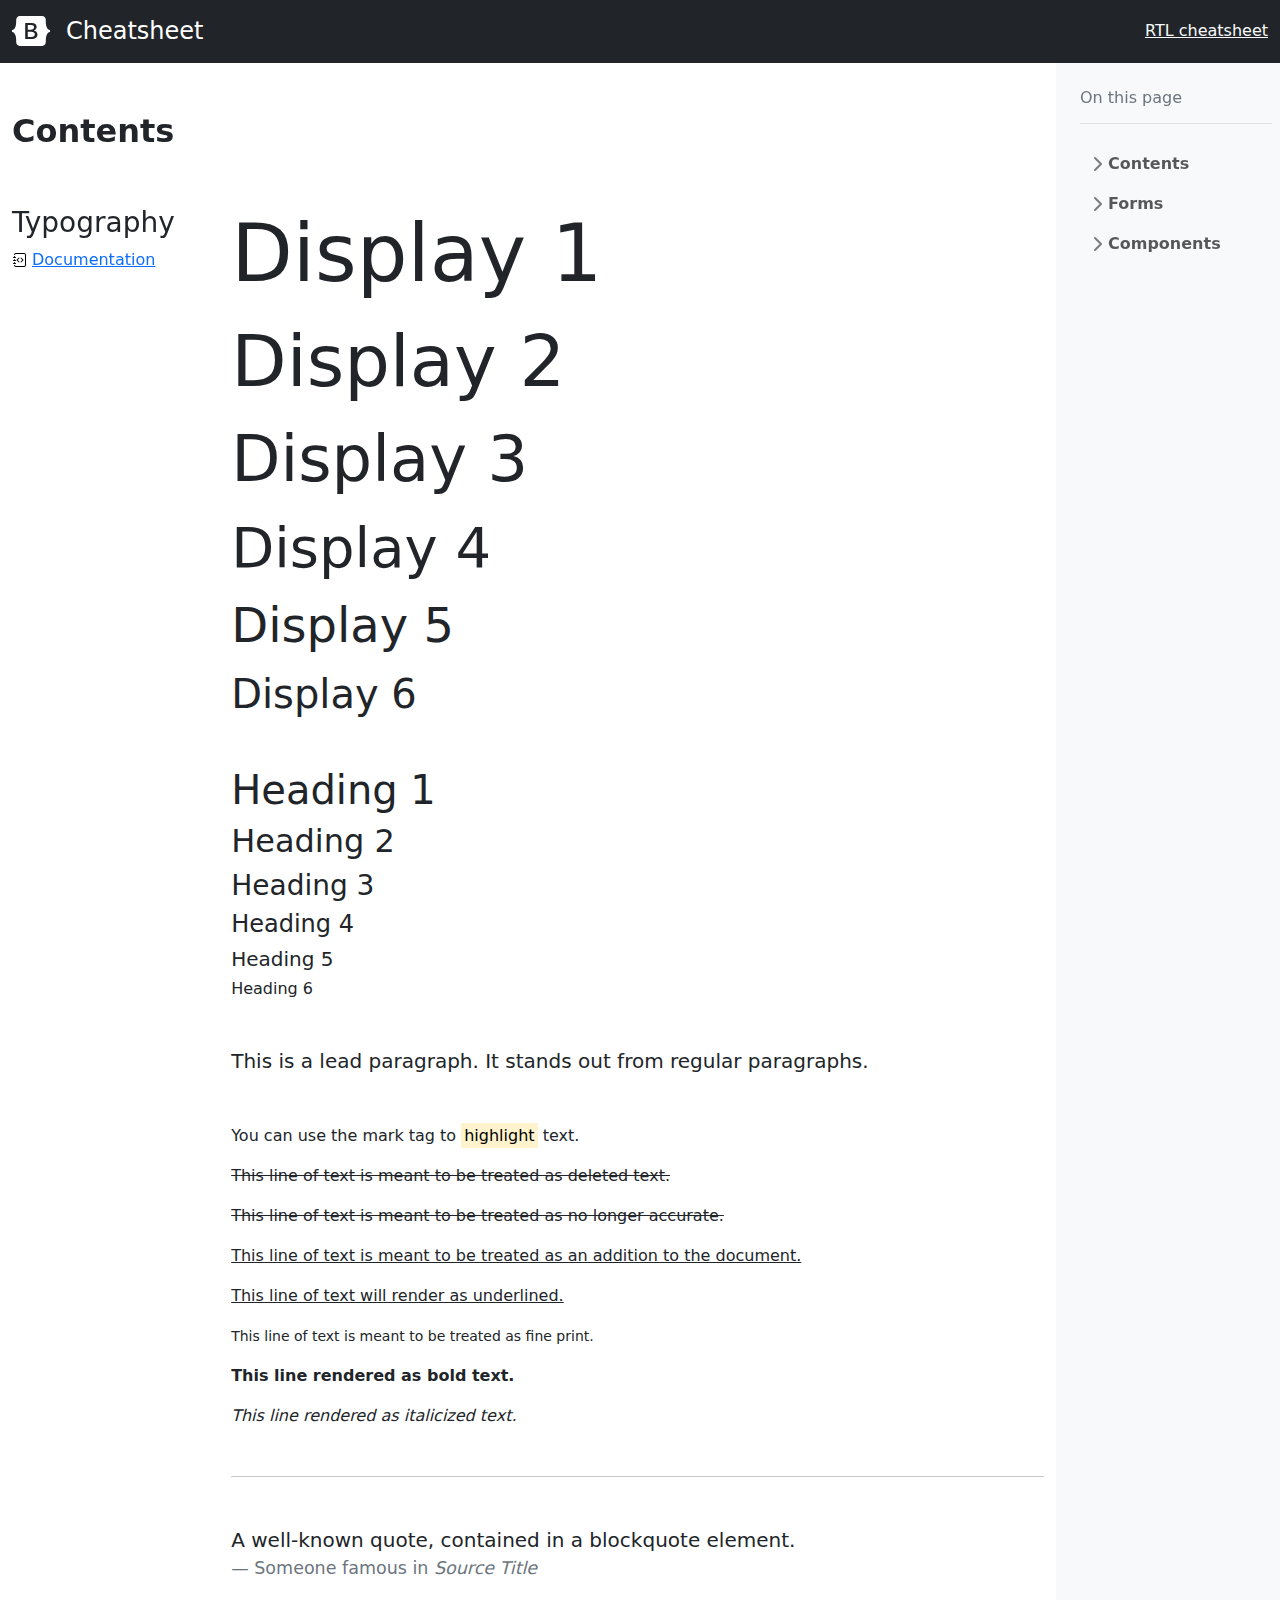
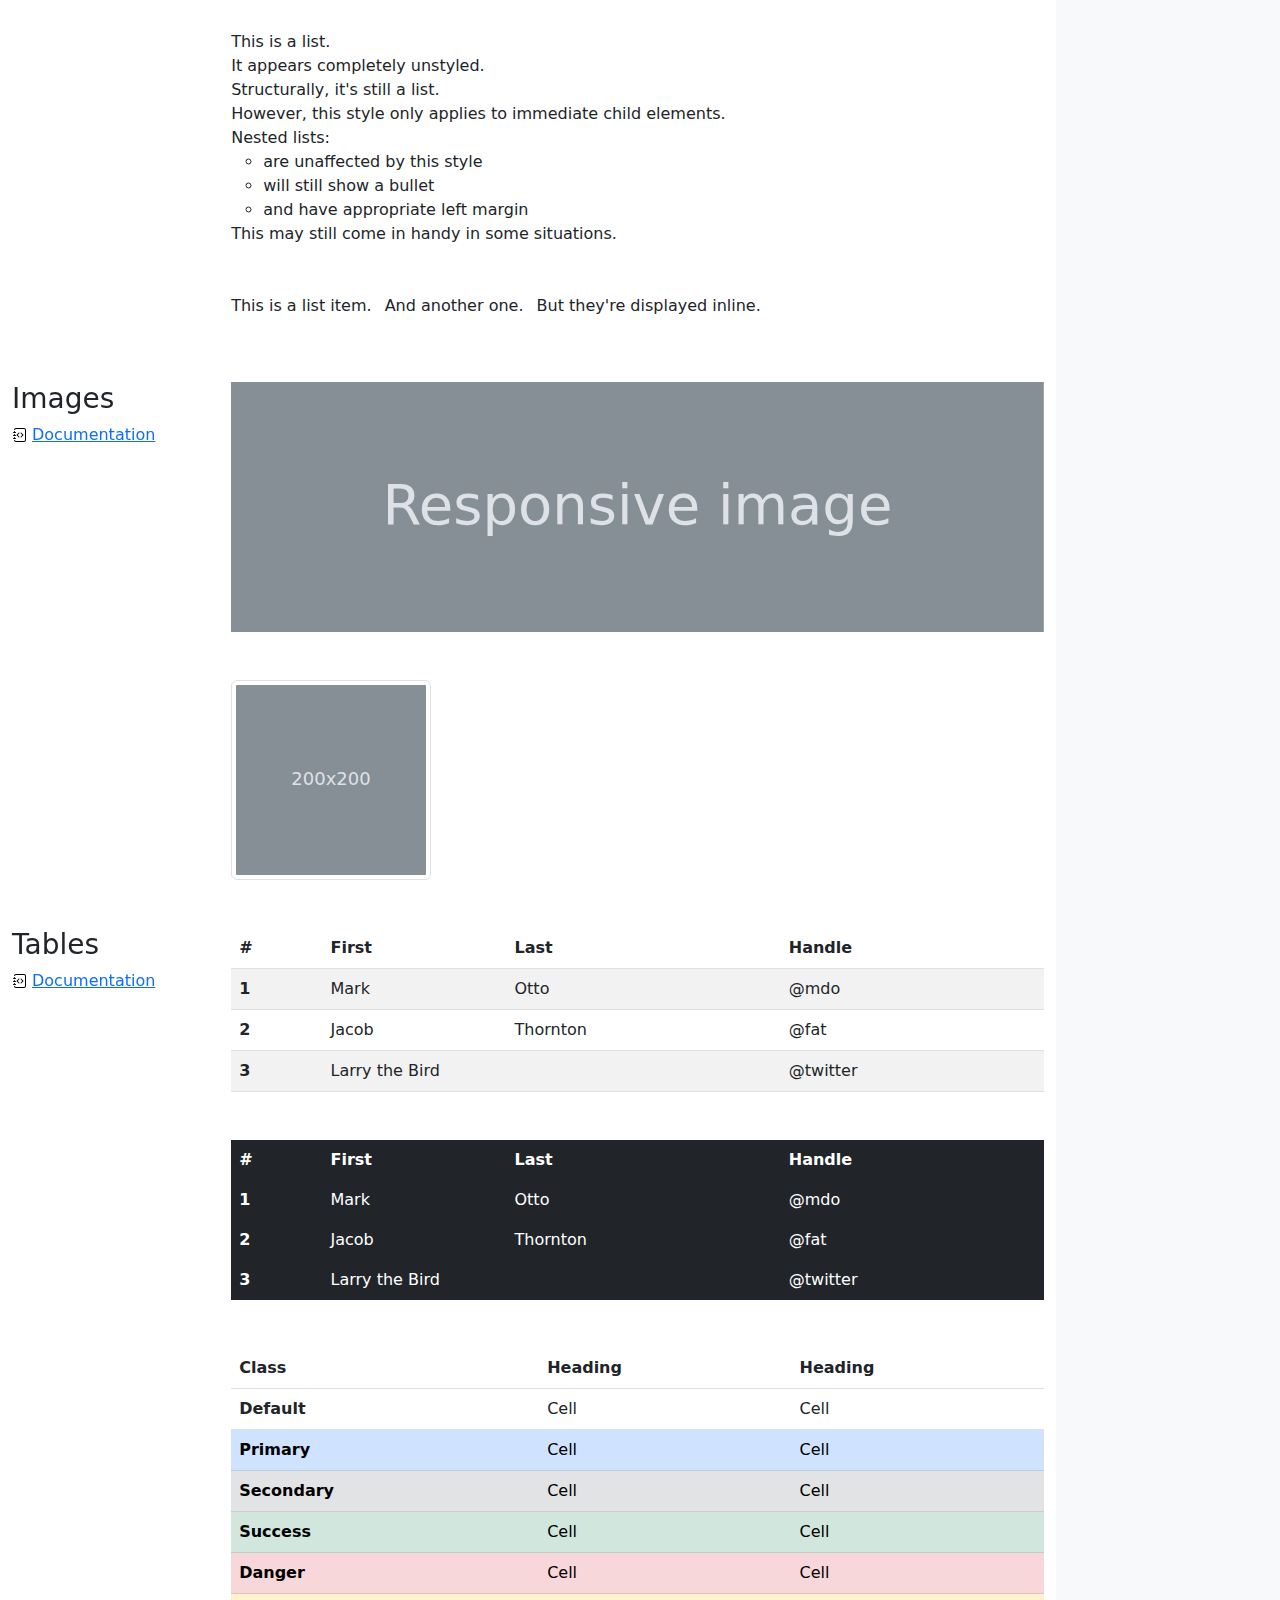
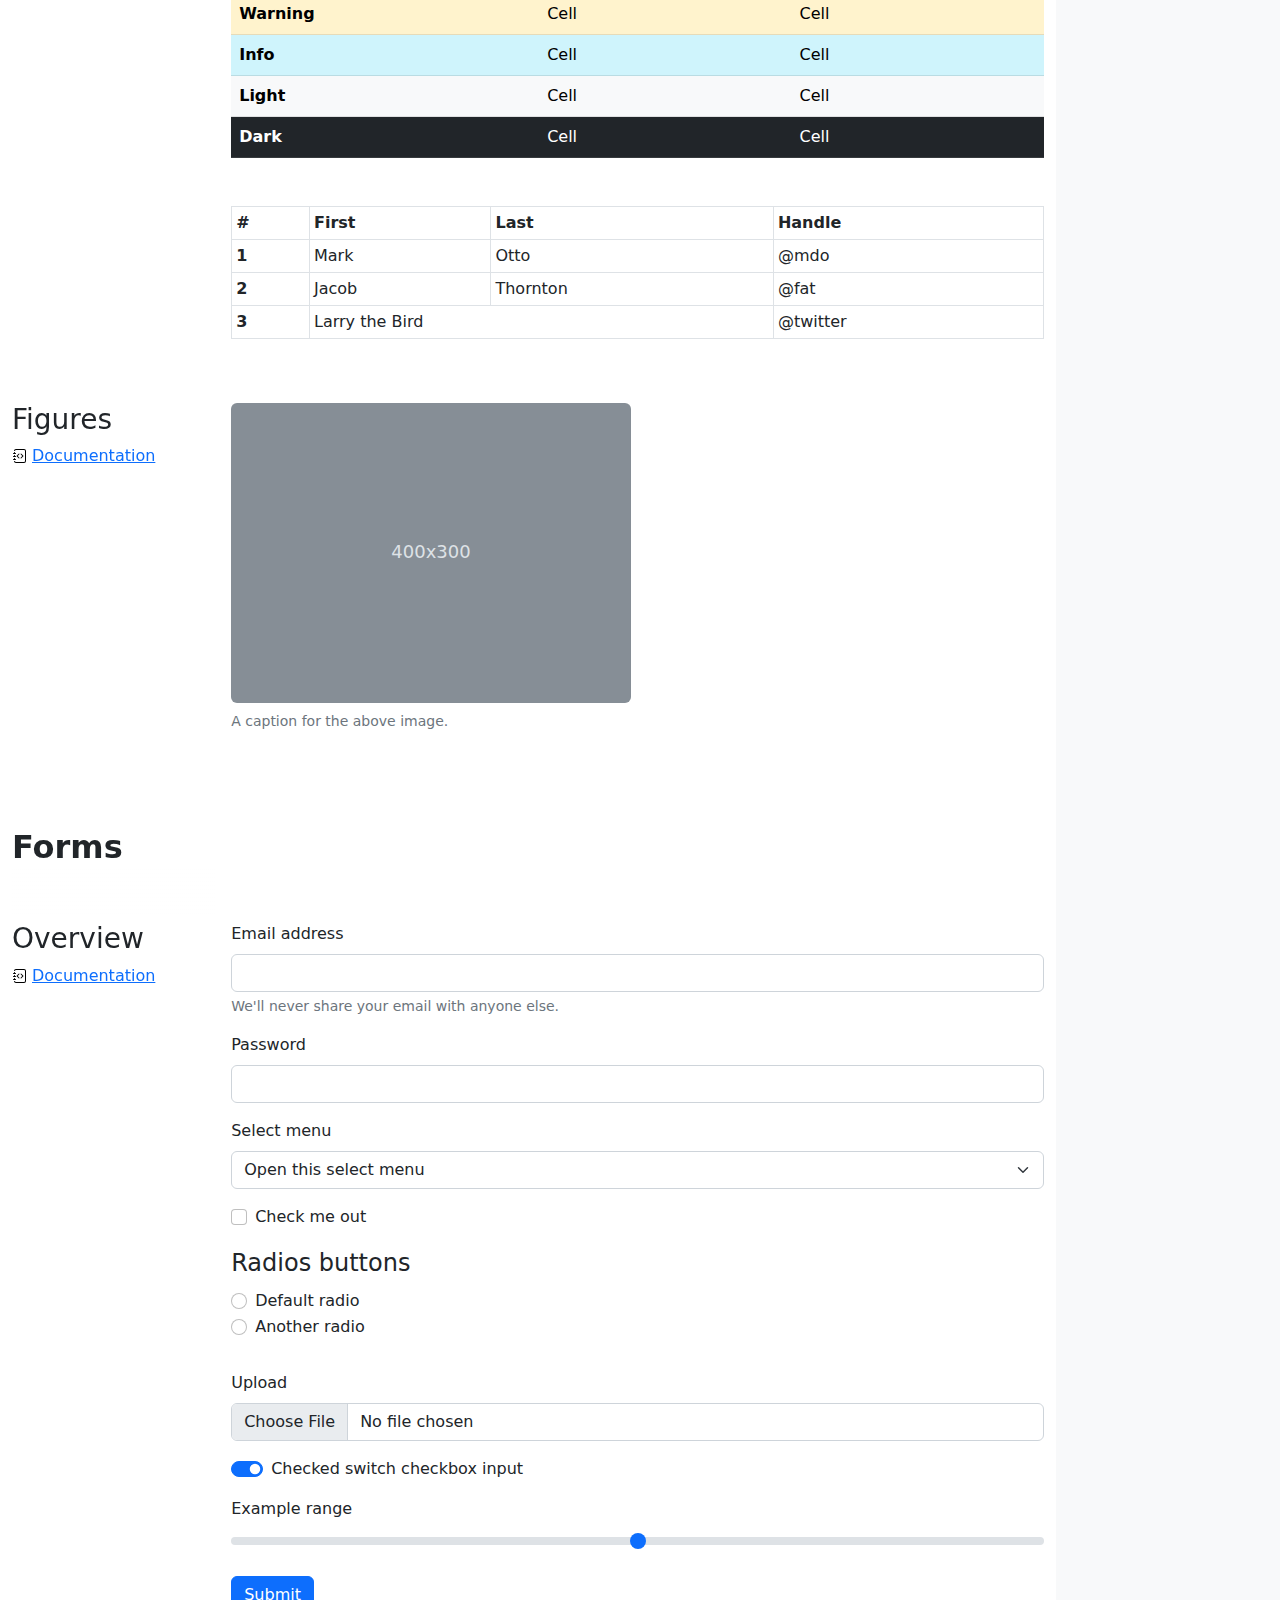
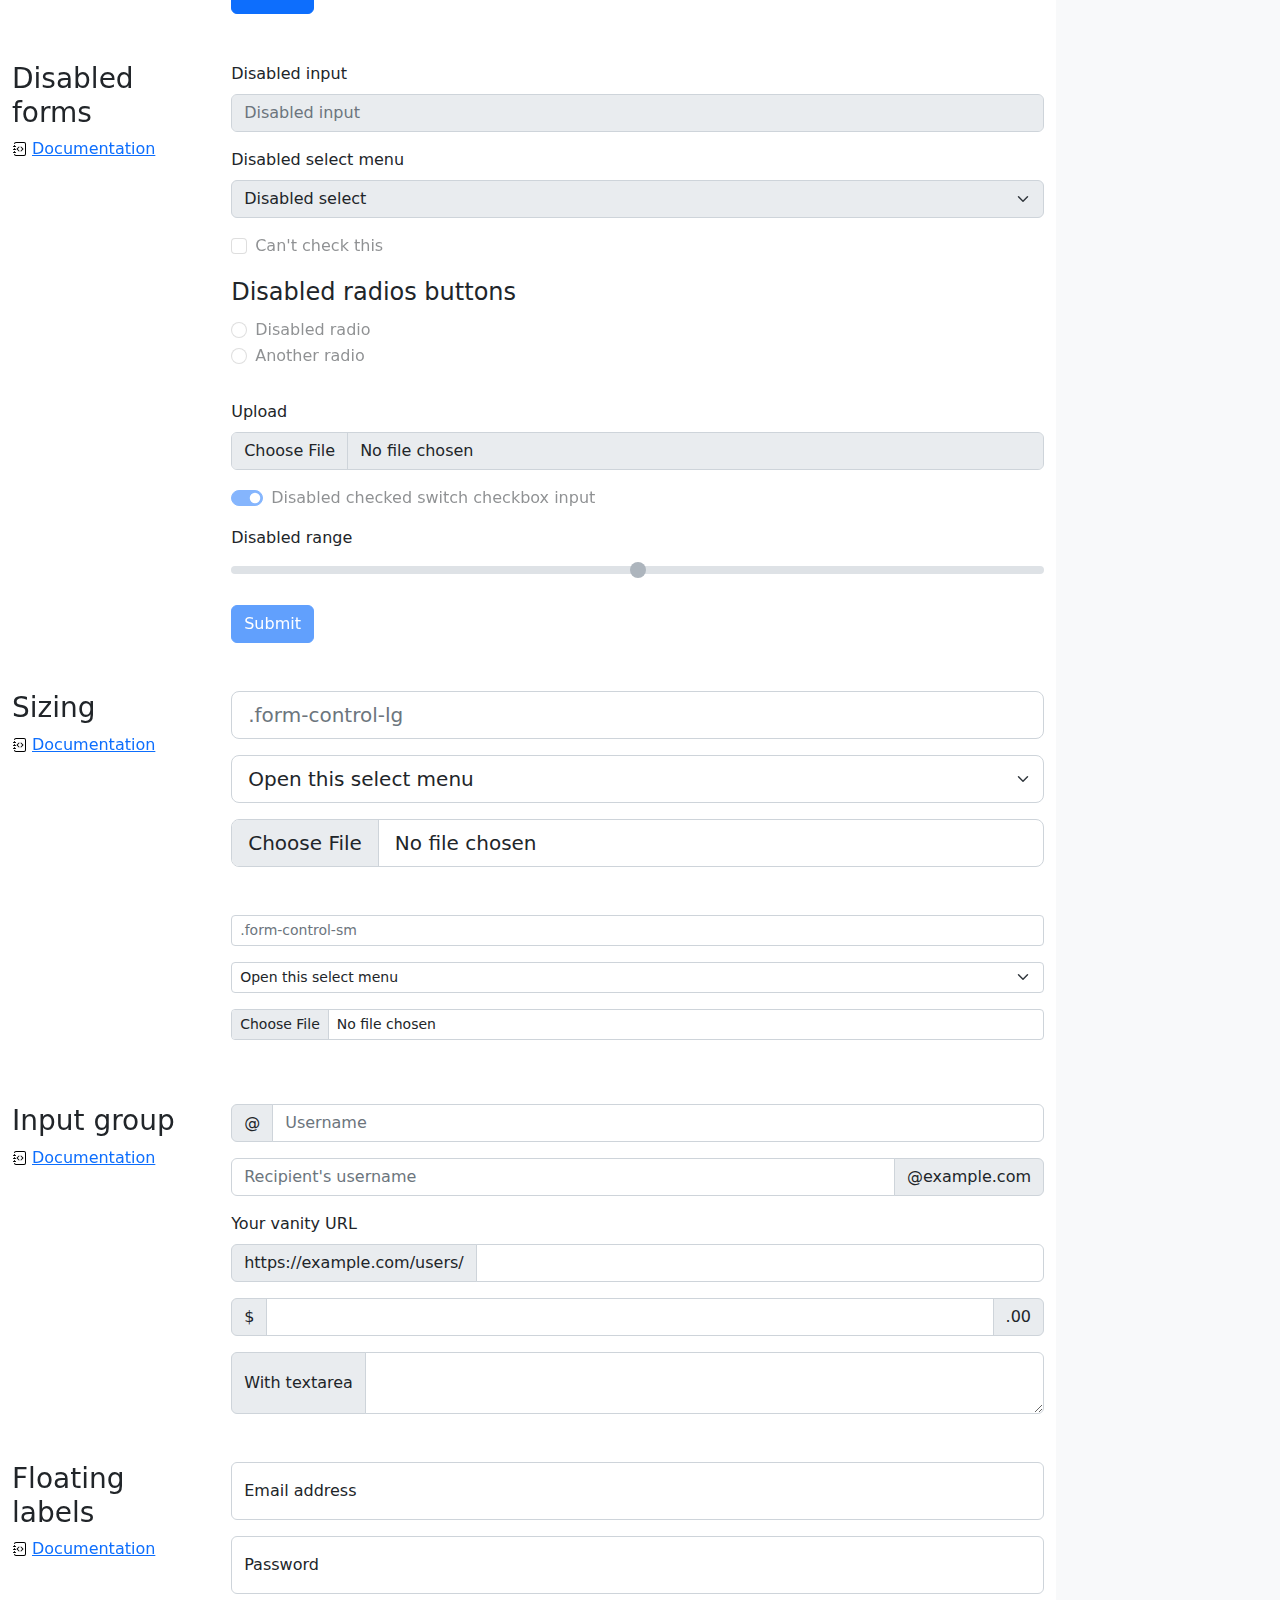
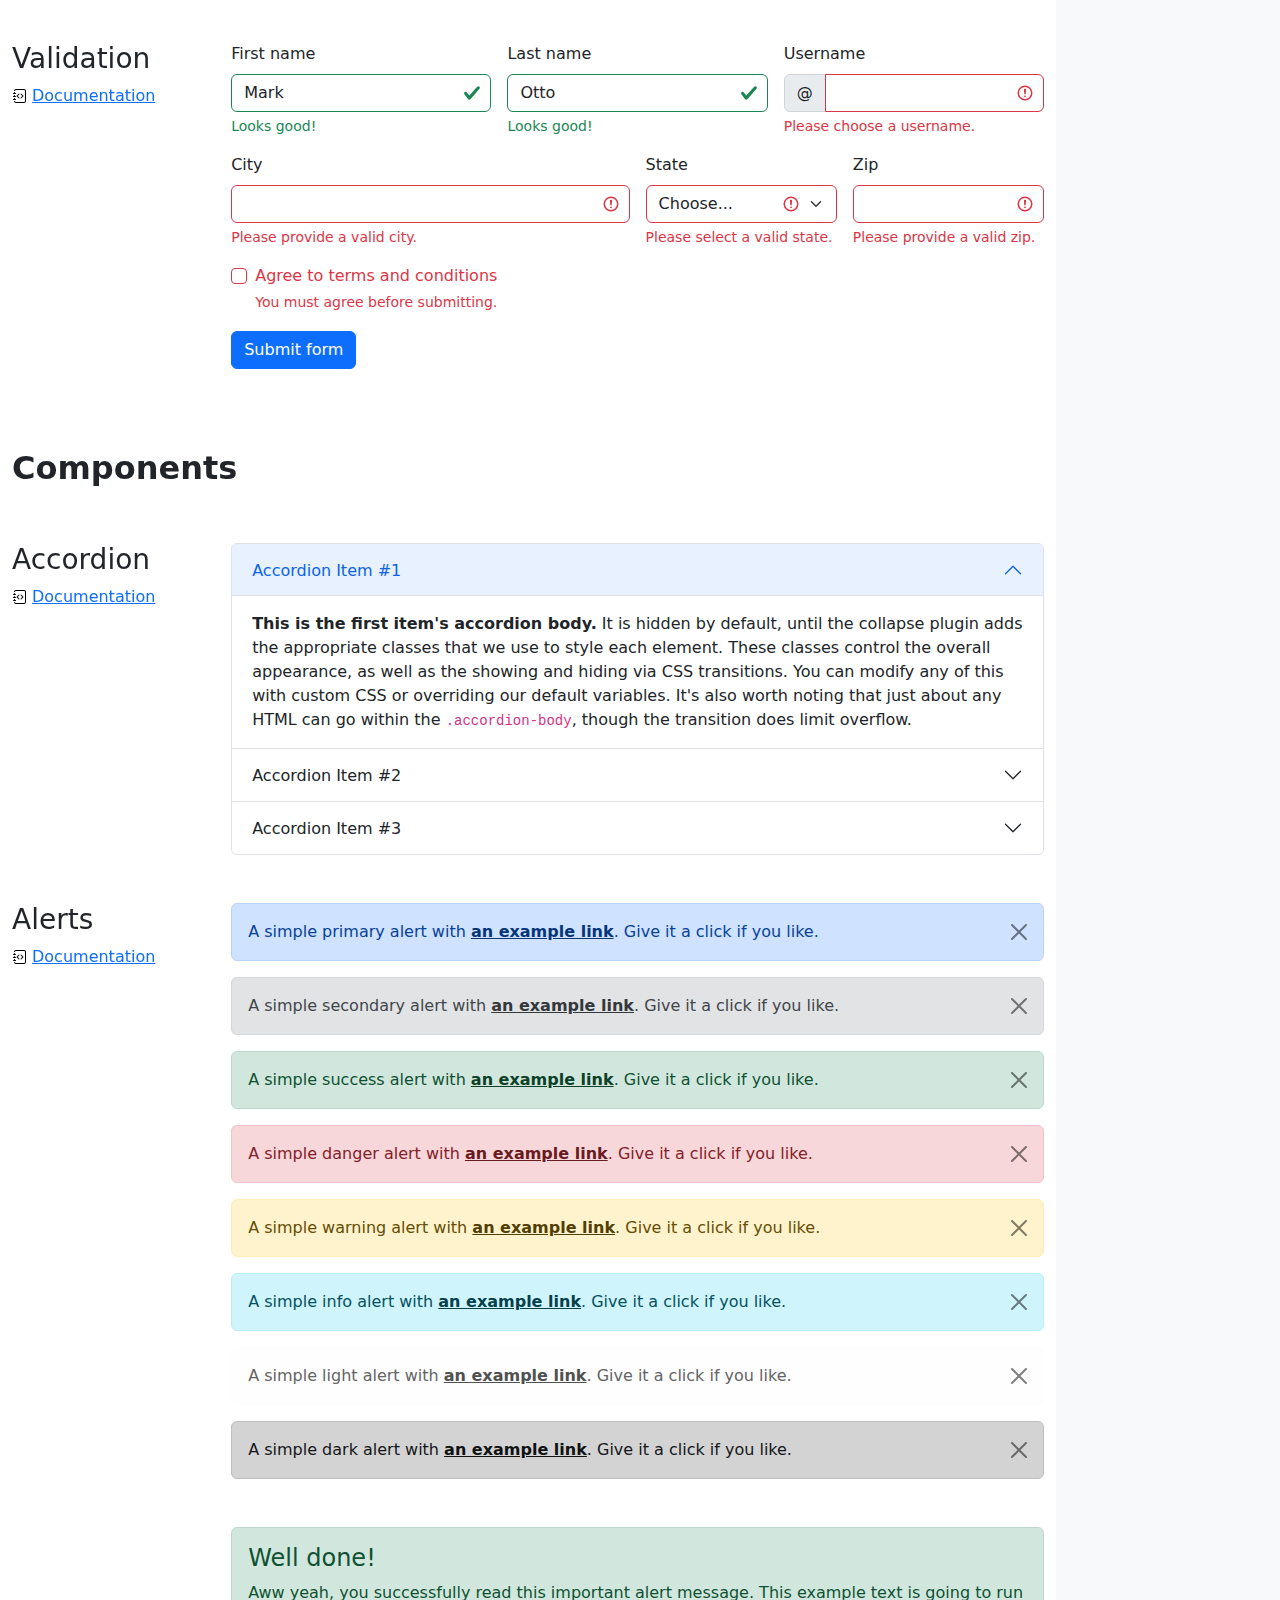
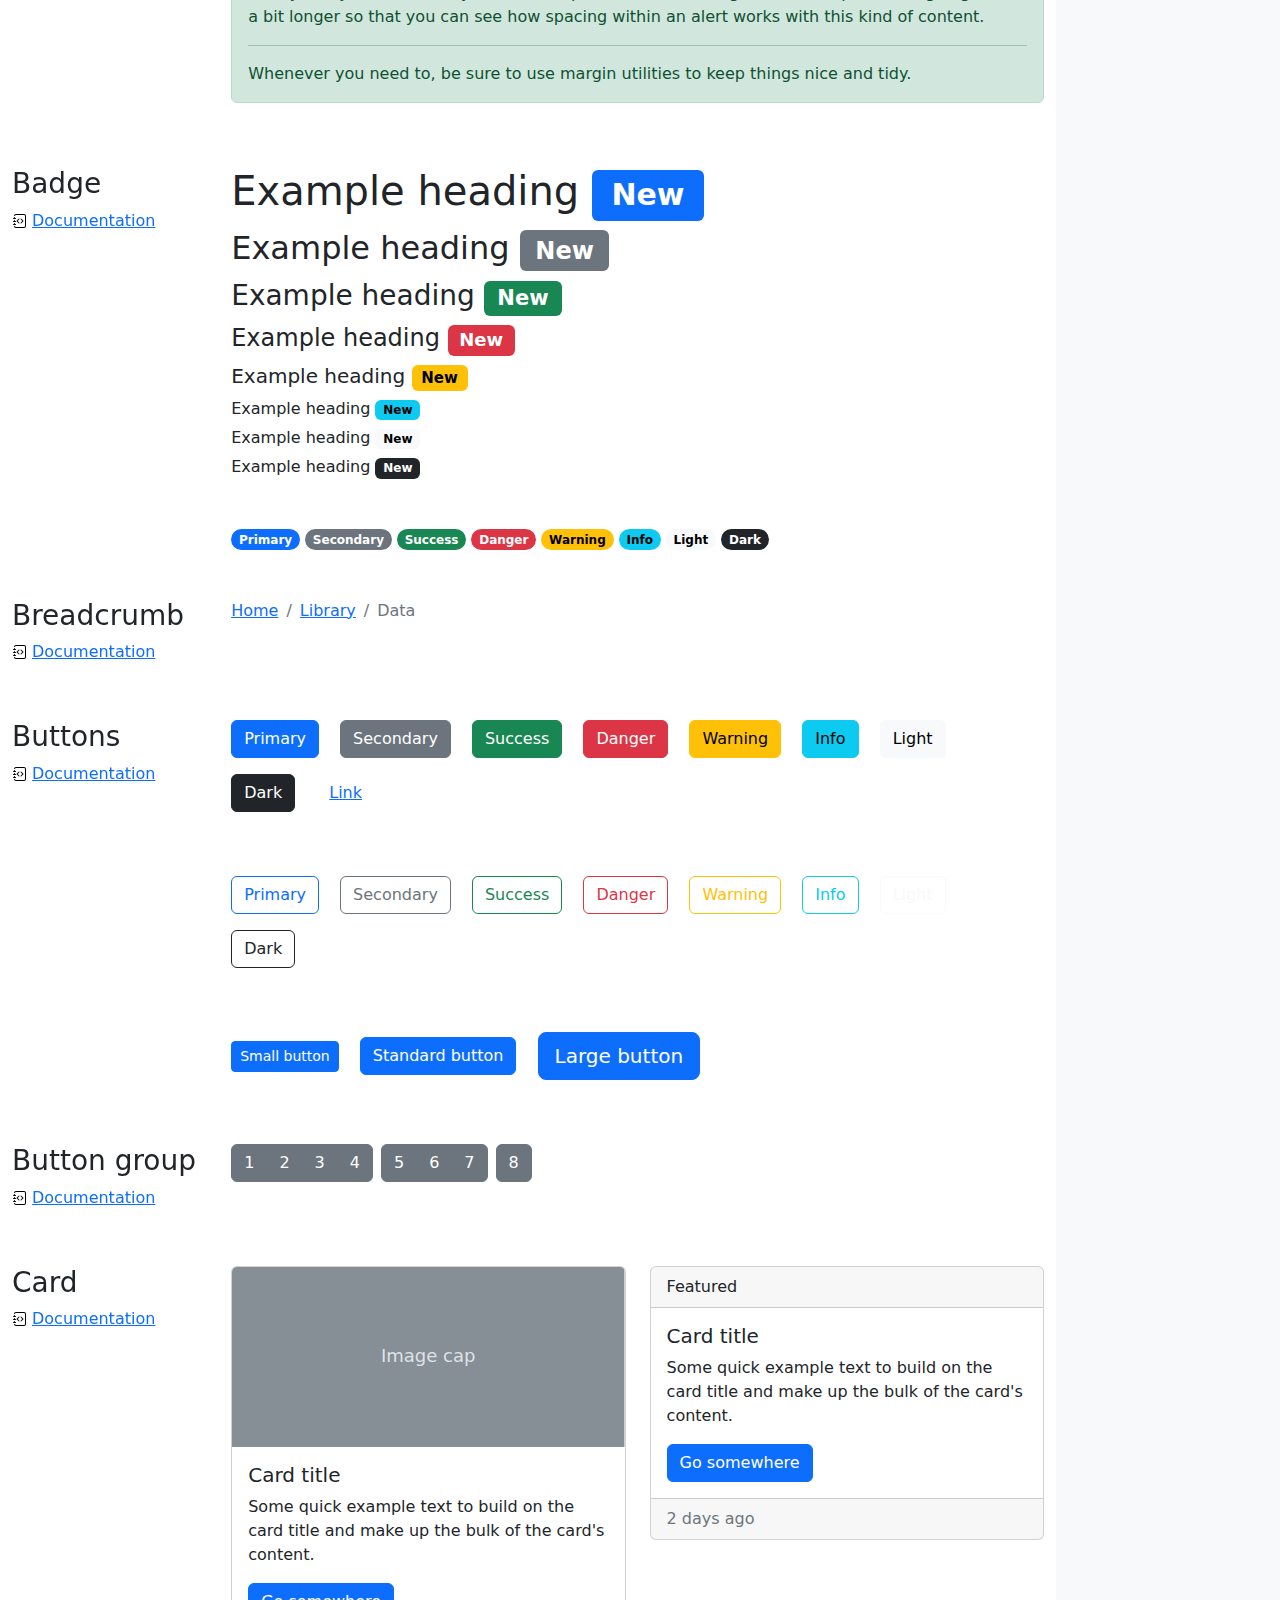
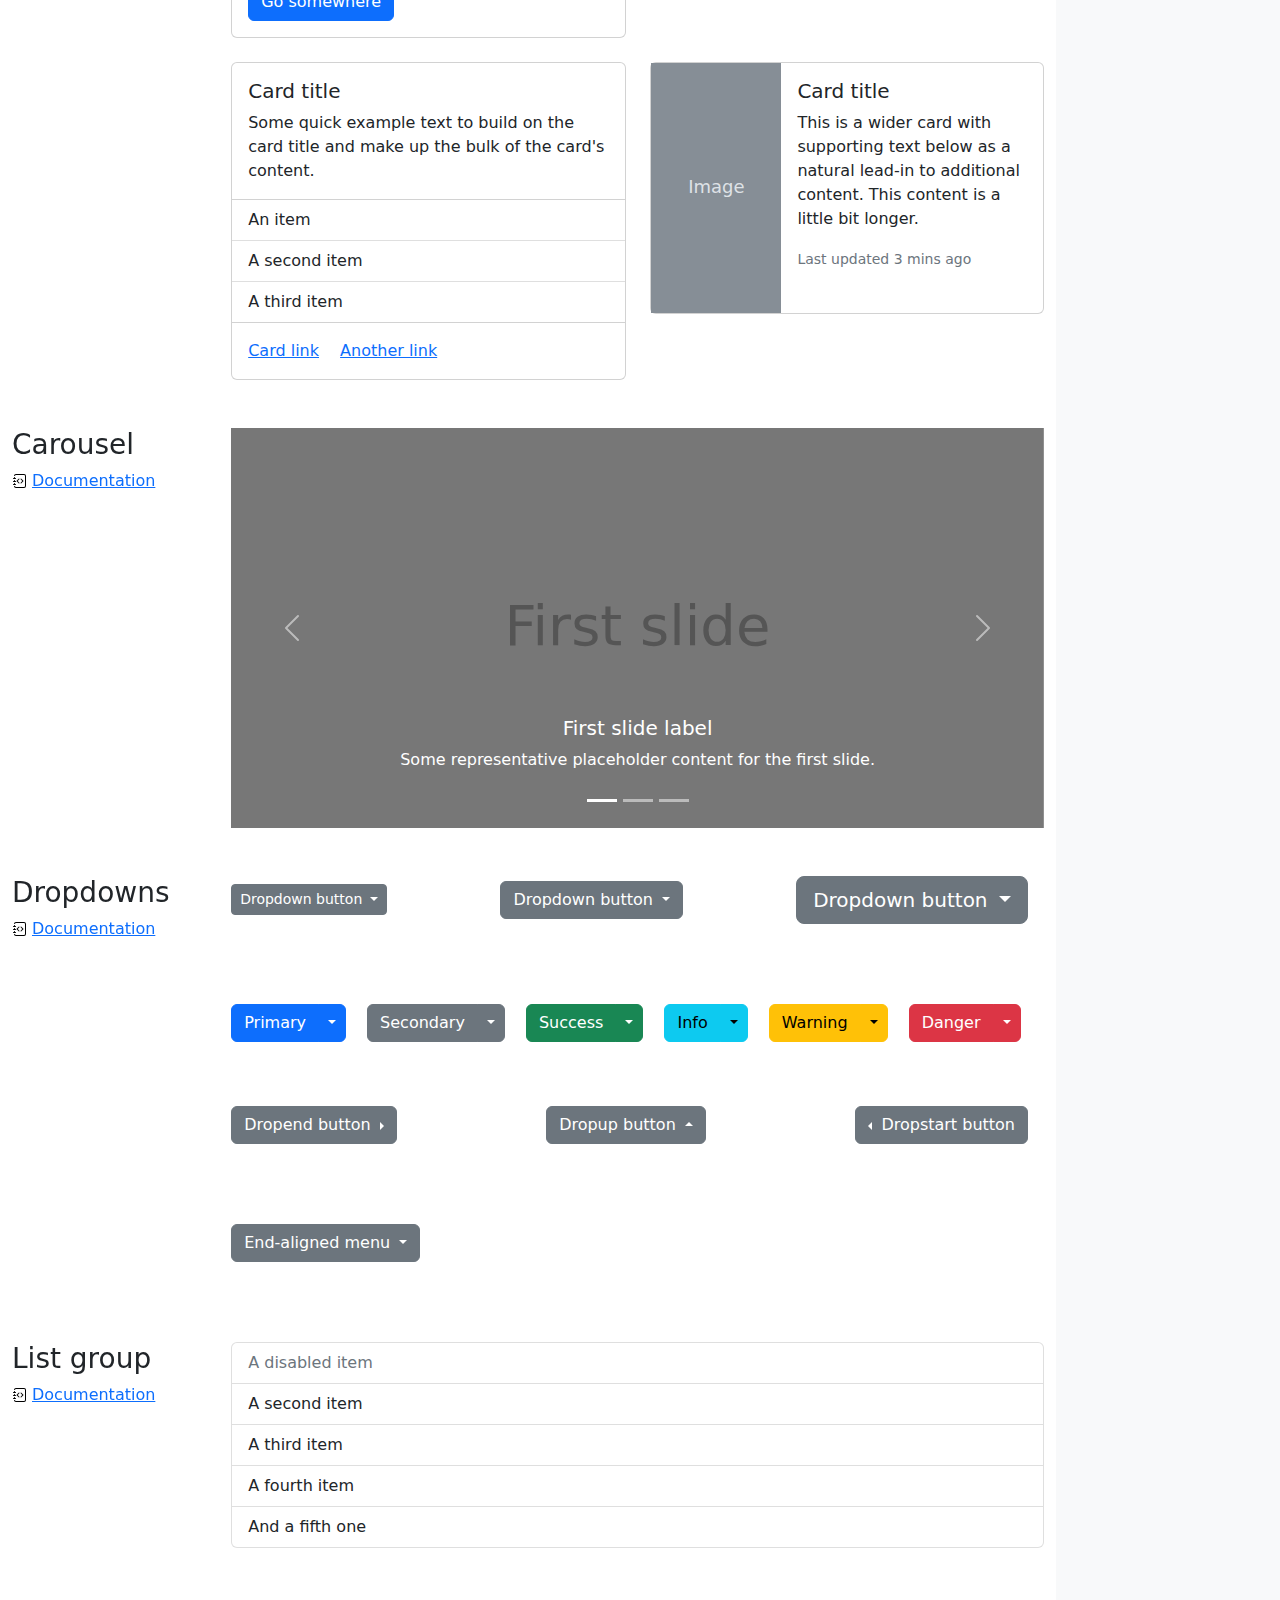
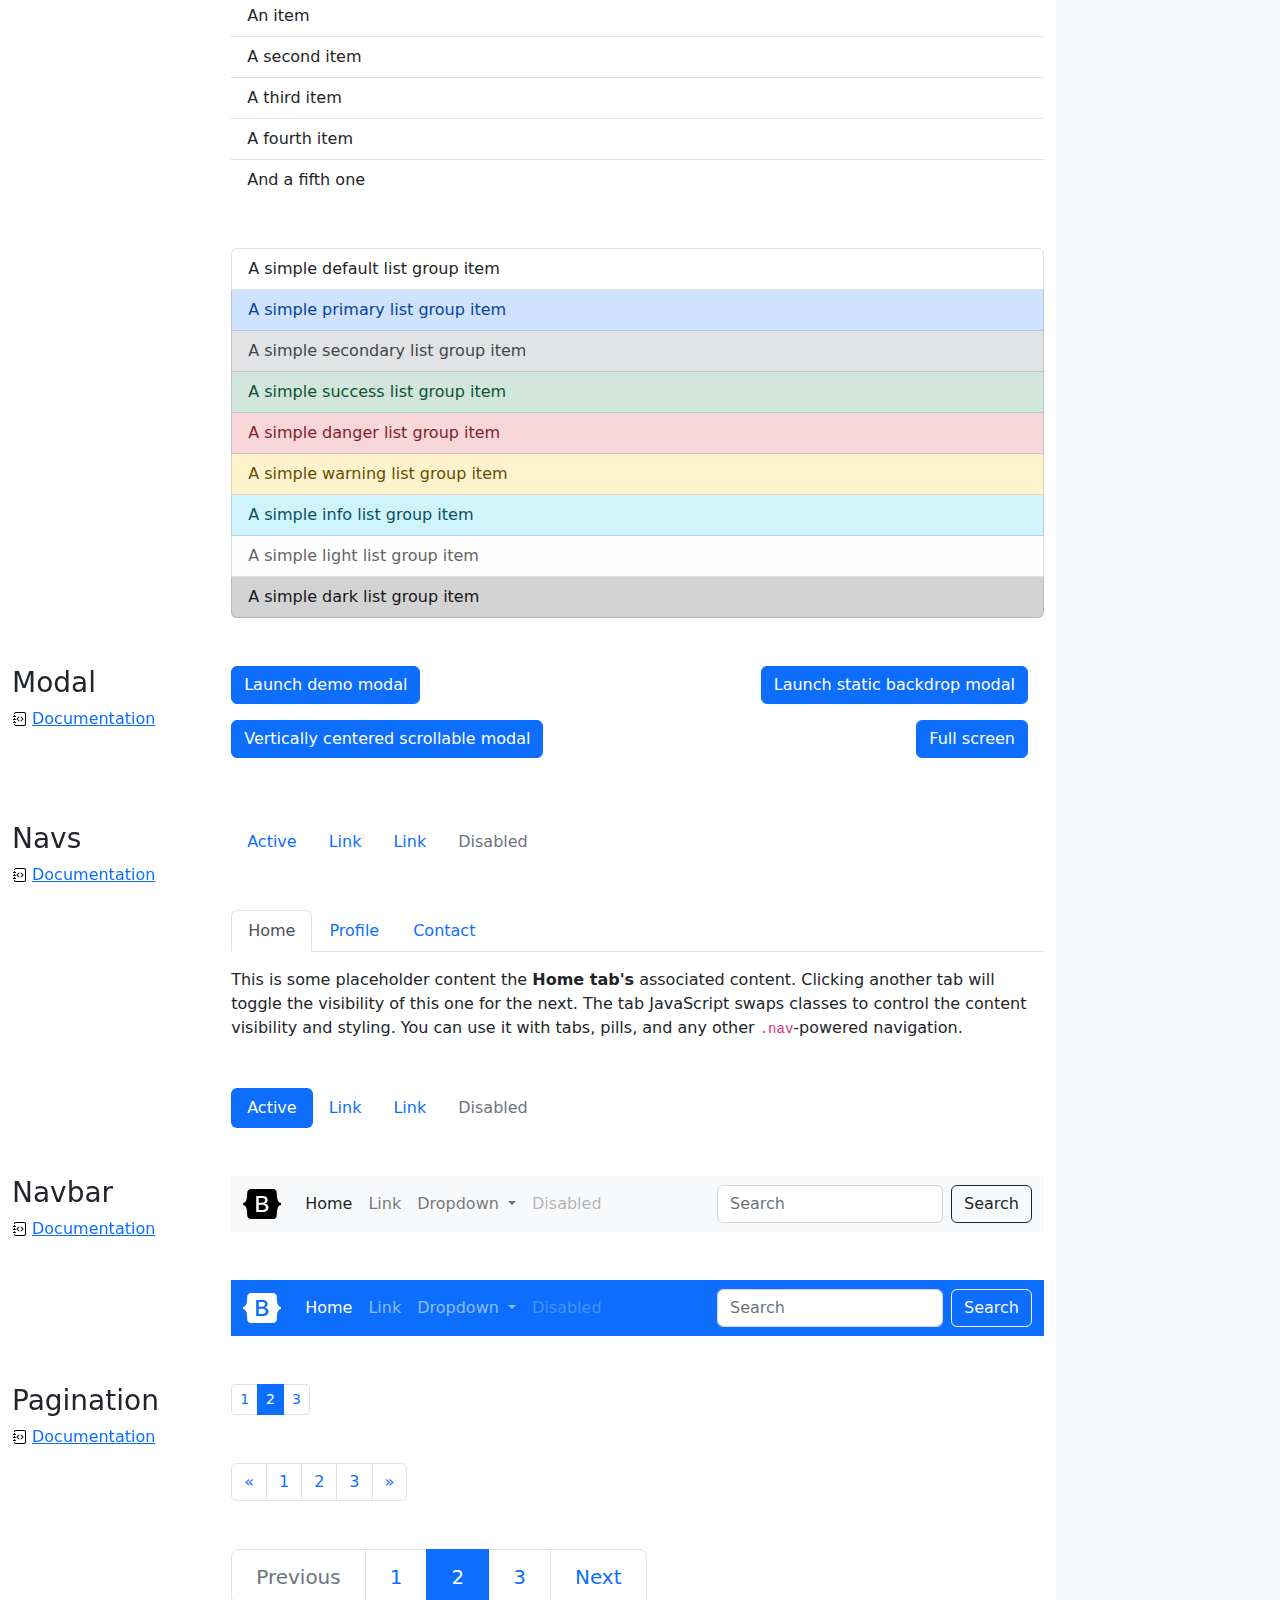
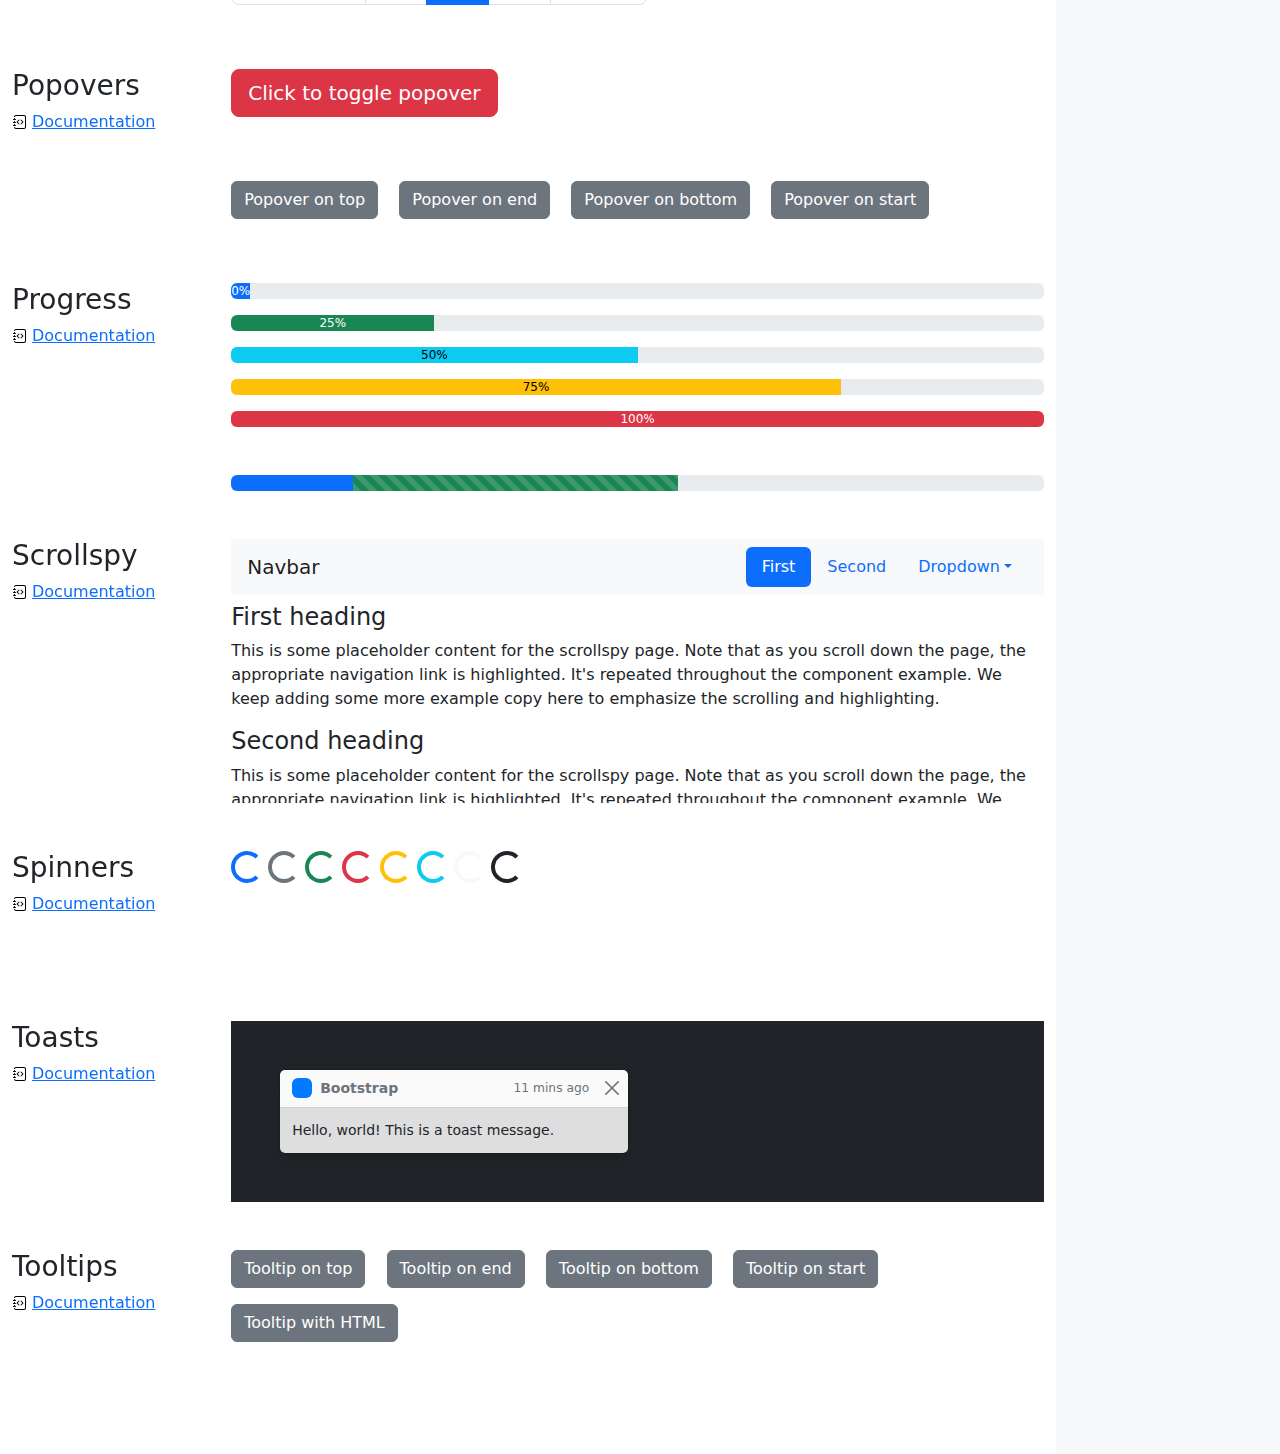
<file: bootstrap-5.2.3-examples/cheatsheet/index.html>
<!doctype html>
<html lang="en">
  <head>
    <meta charset="utf-8">
    <meta name="viewport" content="width=device-width, initial-scale=1">
    <meta name="description" content="">
    <meta name="author" content="Mark Otto, Jacob Thornton, and Bootstrap contributors">
    <meta name="generator" content="Hugo 0.104.2">
    <title>Cheatsheet · Bootstrap v5.2</title>

    <link rel="canonical" href="https://getbootstrap.com/docs/5.2/examples/cheatsheet/">

    

    

<link href="../assets/dist/css/bootstrap.min.css" rel="stylesheet">

    <style>
      .bd-placeholder-img {
        font-size: 1.125rem;
        text-anchor: middle;
        -webkit-user-select: none;
        -moz-user-select: none;
        user-select: none;
      }

      @media (min-width: 768px) {
        .bd-placeholder-img-lg {
          font-size: 3.5rem;
        }
      }

      .b-example-divider {
        height: 3rem;
        background-color: rgba(0, 0, 0, .1);
        border: solid rgba(0, 0, 0, .15);
        border-width: 1px 0;
        box-shadow: inset 0 .5em 1.5em rgba(0, 0, 0, .1), inset 0 .125em .5em rgba(0, 0, 0, .15);
      }

      .b-example-vr {
        flex-shrink: 0;
        width: 1.5rem;
        height: 100vh;
      }

      .bi {
        vertical-align: -.125em;
        fill: currentColor;
      }

      .nav-scroller {
        position: relative;
        z-index: 2;
        height: 2.75rem;
        overflow-y: hidden;
      }

      .nav-scroller .nav {
        display: flex;
        flex-wrap: nowrap;
        padding-bottom: 1rem;
        margin-top: -1px;
        overflow-x: auto;
        text-align: center;
        white-space: nowrap;
        -webkit-overflow-scrolling: touch;
      }
    </style>

    
    <!-- Custom styles for this template -->
    <link href="cheatsheet.css" rel="stylesheet">
  </head>
  <body class="bg-light">
    
<header class="bd-header bg-dark py-3 d-flex align-items-stretch border-bottom border-dark">
  <div class="container-fluid d-flex align-items-center">
    <h1 class="d-flex align-items-center fs-4 text-white mb-0">
      <img src="../assets/brand/bootstrap-logo-white.svg" width="38" height="30" class="me-3" alt="Bootstrap">
      Cheatsheet
    </h1>
    <a href="../examples/cheatsheet-rtl/" class="ms-auto link-light" hreflang="ar">RTL cheatsheet</a>
  </div>
</header>
<aside class="bd-aside sticky-xl-top text-muted align-self-start mb-3 mb-xl-5 px-2">
  <h2 class="h6 pt-4 pb-3 mb-4 border-bottom">On this page</h2>
  <nav class="small" id="toc">
    <ul class="list-unstyled">
      <li class="my-2">
        <button class="btn d-inline-flex align-items-center collapsed border-0" data-bs-toggle="collapse" aria-expanded="false" data-bs-target="#contents-collapse" aria-controls="contents-collapse">Contents</button>
        <ul class="list-unstyled ps-3 collapse" id="contents-collapse">
          <li><a class="d-inline-flex align-items-center rounded text-decoration-none" href="#typography">Typography</a></li>
          <li><a class="d-inline-flex align-items-center rounded text-decoration-none" href="#images">Images</a></li>
          <li><a class="d-inline-flex align-items-center rounded text-decoration-none" href="#tables">Tables</a></li>
          <li><a class="d-inline-flex align-items-center rounded text-decoration-none" href="#figures">Figures</a></li>
        </ul>
      </li>
      <li class="my-2">
        <button class="btn d-inline-flex align-items-center collapsed border-0" data-bs-toggle="collapse" aria-expanded="false" data-bs-target="#forms-collapse" aria-controls="forms-collapse">Forms</button>
        <ul class="list-unstyled ps-3 collapse" id="forms-collapse">
          <li><a class="d-inline-flex align-items-center rounded text-decoration-none" href="#overview">Overview</a></li>
          <li><a class="d-inline-flex align-items-center rounded text-decoration-none" href="#disabled-forms">Disabled forms</a></li>
          <li><a class="d-inline-flex align-items-center rounded text-decoration-none" href="#sizing">Sizing</a></li>
          <li><a class="d-inline-flex align-items-center rounded text-decoration-none" href="#input-group">Input group</a></li>
          <li><a class="d-inline-flex align-items-center rounded text-decoration-none" href="#floating-labels">Floating labels</a></li>
          <li><a class="d-inline-flex align-items-center rounded text-decoration-none" href="#validation">Validation</a></li>
        </ul>
      </li>
      <li class="my-2">
        <button class="btn d-inline-flex align-items-center collapsed border-0" data-bs-toggle="collapse" aria-expanded="false" data-bs-target="#components-collapse" aria-controls="components-collapse">Components</button>
        <ul class="list-unstyled ps-3 collapse" id="components-collapse">
          <li><a class="d-inline-flex align-items-center rounded text-decoration-none" href="#accordion">Accordion</a></li>
          <li><a class="d-inline-flex align-items-center rounded text-decoration-none" href="#alerts">Alerts</a></li>
          <li><a class="d-inline-flex align-items-center rounded text-decoration-none" href="#badge">Badge</a></li>
          <li><a class="d-inline-flex align-items-center rounded text-decoration-none" href="#breadcrumb">Breadcrumb</a></li>
          <li><a class="d-inline-flex align-items-center rounded text-decoration-none" href="#buttons">Buttons</a></li>
          <li><a class="d-inline-flex align-items-center rounded text-decoration-none" href="#button-group">Button group</a></li>
          <li><a class="d-inline-flex align-items-center rounded text-decoration-none" href="#card">Card</a></li>
          <li><a class="d-inline-flex align-items-center rounded text-decoration-none" href="#carousel">Carousel</a></li>
          <li><a class="d-inline-flex align-items-center rounded text-decoration-none" href="#dropdowns">Dropdowns</a></li>
          <li><a class="d-inline-flex align-items-center rounded text-decoration-none" href="#list-group">List group</a></li>
          <li><a class="d-inline-flex align-items-center rounded text-decoration-none" href="#modal">Modal</a></li>
          <li><a class="d-inline-flex align-items-center rounded text-decoration-none" href="#navs">Navs</a></li>
          <li><a class="d-inline-flex align-items-center rounded text-decoration-none" href="#navbar">Navbar</a></li>
          <li><a class="d-inline-flex align-items-center rounded text-decoration-none" href="#pagination">Pagination</a></li>
          <li><a class="d-inline-flex align-items-center rounded text-decoration-none" href="#popovers">Popovers</a></li>
          <li><a class="d-inline-flex align-items-center rounded text-decoration-none" href="#progress">Progress</a></li>
          <li><a class="d-inline-flex align-items-center rounded text-decoration-none" href="#scrollspy">Scrollspy</a></li>
          <li><a class="d-inline-flex align-items-center rounded text-decoration-none" href="#spinners">Spinners</a></li>
          <li><a class="d-inline-flex align-items-center rounded text-decoration-none" href="#toasts">Toasts</a></li>
          <li><a class="d-inline-flex align-items-center rounded text-decoration-none" href="#tooltips">Tooltips</a></li>
        </ul>
      </li>
    </ul>
  </nav>
</aside>
<div class="bd-cheatsheet container-fluid bg-body">
  <section id="content">
    <h2 class="sticky-xl-top fw-bold pt-3 pt-xl-5 pb-2 pb-xl-3">Contents</h2>

    <article class="my-3" id="typography">
      <div class="bd-heading sticky-xl-top align-self-start mt-5 mb-3 mt-xl-0 mb-xl-2">
        <h3>Typography</h3>
        <a class="d-flex align-items-center" href="../content/typography/">Documentation</a>
      </div>

      <div>
        <div class="bd-example-snippet bd-code-snippet"><div class="bd-example">
        <p class="display-1">Display 1</p>
        <p class="display-2">Display 2</p>
        <p class="display-3">Display 3</p>
        <p class="display-4">Display 4</p>
        <p class="display-5">Display 5</p>
        <p class="display-6">Display 6</p>
        </div></div>


        <div class="bd-example-snippet bd-code-snippet"><div class="bd-example">
        <p class="h1">Heading 1</p>
        <p class="h2">Heading 2</p>
        <p class="h3">Heading 3</p>
        <p class="h4">Heading 4</p>
        <p class="h5">Heading 5</p>
        <p class="h6">Heading 6</p>
        </div></div>


        <div class="bd-example-snippet bd-code-snippet"><div class="bd-example">
        <p class="lead">
          This is a lead paragraph. It stands out from regular paragraphs.
        </p>
        </div></div>


        <div class="bd-example-snippet bd-code-snippet"><div class="bd-example">
        <p>You can use the mark tag to <mark>highlight</mark> text.</p>
        <p><del>This line of text is meant to be treated as deleted text.</del></p>
        <p><s>This line of text is meant to be treated as no longer accurate.</s></p>
        <p><ins>This line of text is meant to be treated as an addition to the document.</ins></p>
        <p><u>This line of text will render as underlined.</u></p>
        <p><small>This line of text is meant to be treated as fine print.</small></p>
        <p><strong>This line rendered as bold text.</strong></p>
        <p><em>This line rendered as italicized text.</em></p>
        </div></div>


        <div class="bd-example-snippet bd-code-snippet"><div class="bd-example">
        <hr>
        </div></div>


        <div class="bd-example-snippet bd-code-snippet"><div class="bd-example">
        <blockquote class="blockquote">
          <p>A well-known quote, contained in a blockquote element.</p>
          <footer class="blockquote-footer">Someone famous in <cite title="Source Title">Source Title</cite></footer>
        </blockquote>
        </div></div>


        <div class="bd-example-snippet bd-code-snippet"><div class="bd-example">
        <ul class="list-unstyled">
          <li>This is a list.</li>
          <li>It appears completely unstyled.</li>
          <li>Structurally, it's still a list.</li>
          <li>However, this style only applies to immediate child elements.</li>
          <li>Nested lists:
            <ul>
              <li>are unaffected by this style</li>
              <li>will still show a bullet</li>
              <li>and have appropriate left margin</li>
            </ul>
          </li>
          <li>This may still come in handy in some situations.</li>
        </ul>
        </div></div>


        <div class="bd-example-snippet bd-code-snippet"><div class="bd-example">
        <ul class="list-inline">
          <li class="list-inline-item">This is a list item.</li>
          <li class="list-inline-item">And another one.</li>
          <li class="list-inline-item">But they're displayed inline.</li>
        </ul>
        </div></div>

      </div>
    </article>
    <article class="my-3" id="images">
      <div class="bd-heading sticky-xl-top align-self-start mt-5 mb-3 mt-xl-0 mb-xl-2">
        <h3>Images</h3>
        <a class="d-flex align-items-center" href="../content/images/">Documentation</a>
      </div>

      <div>
        <div class="bd-example-snippet bd-code-snippet"><div class="bd-example">
        <svg class="bd-placeholder-img bd-placeholder-img-lg img-fluid" width="100%" height="250" xmlns="http://www.w3.org/2000/svg" role="img" aria-label="Placeholder: Responsive image" preserveAspectRatio="xMidYMid slice" focusable="false"><title>Placeholder</title><rect width="100%" height="100%" fill="#868e96"/><text x="50%" y="50%" fill="#dee2e6" dy=".3em">Responsive image</text></svg>

        </div></div>


        <div class="bd-example-snippet bd-code-snippet"><div class="bd-example">
        <svg class="bd-placeholder-img img-thumbnail" width="200" height="200" xmlns="http://www.w3.org/2000/svg" role="img" aria-label="A generic square placeholder image with a white border around it, making it resemble a photograph taken with an old instant camera: 200x200" preserveAspectRatio="xMidYMid slice" focusable="false"><title>A generic square placeholder image with a white border around it, making it resemble a photograph taken with an old instant camera</title><rect width="100%" height="100%" fill="#868e96"/><text x="50%" y="50%" fill="#dee2e6" dy=".3em">200x200</text></svg>

        </div></div>

      </div>
    </article>
    <article class="my-3" id="tables">
      <div class="bd-heading sticky-xl-top align-self-start mt-5 mb-3 mt-xl-0 mb-xl-2">
        <h3>Tables</h3>
        <a class="d-flex align-items-center" href="../content/tables/">Documentation</a>
      </div>

      <div>
        <div class="bd-example-snippet bd-code-snippet"><div class="bd-example">
        <table class="table table-striped">
          <thead>
          <tr>
            <th scope="col">#</th>
            <th scope="col">First</th>
            <th scope="col">Last</th>
            <th scope="col">Handle</th>
          </tr>
          </thead>
          <tbody>
          <tr>
            <th scope="row">1</th>
            <td>Mark</td>
            <td>Otto</td>
            <td>@mdo</td>
          </tr>
          <tr>
            <th scope="row">2</th>
            <td>Jacob</td>
            <td>Thornton</td>
            <td>@fat</td>
          </tr>
          <tr>
            <th scope="row">3</th>
            <td colspan="2">Larry the Bird</td>
            <td>@twitter</td>
          </tr>
          </tbody>
        </table>
        </div></div>


        <div class="bd-example-snippet bd-code-snippet"><div class="bd-example">
        <table class="table table-dark table-borderless">
          <thead>
          <tr>
            <th scope="col">#</th>
            <th scope="col">First</th>
            <th scope="col">Last</th>
            <th scope="col">Handle</th>
          </tr>
          </thead>
          <tbody>
          <tr>
            <th scope="row">1</th>
            <td>Mark</td>
            <td>Otto</td>
            <td>@mdo</td>
          </tr>
          <tr>
            <th scope="row">2</th>
            <td>Jacob</td>
            <td>Thornton</td>
            <td>@fat</td>
          </tr>
          <tr>
            <th scope="row">3</th>
            <td colspan="2">Larry the Bird</td>
            <td>@twitter</td>
          </tr>
          </tbody>
        </table>
        </div></div>


        <div class="bd-example-snippet bd-code-snippet"><div class="bd-example">
        <table class="table table-hover">
          <thead>
          <tr>
            <th scope="col">Class</th>
            <th scope="col">Heading</th>
            <th scope="col">Heading</th>
          </tr>
          </thead>
          <tbody>
          <tr>
            <th scope="row">Default</th>
            <td>Cell</td>
            <td>Cell</td>
          </tr>
          
          <tr class="table-primary">
            <th scope="row">Primary</th>
            <td>Cell</td>
            <td>Cell</td>
          </tr>
          <tr class="table-secondary">
            <th scope="row">Secondary</th>
            <td>Cell</td>
            <td>Cell</td>
          </tr>
          <tr class="table-success">
            <th scope="row">Success</th>
            <td>Cell</td>
            <td>Cell</td>
          </tr>
          <tr class="table-danger">
            <th scope="row">Danger</th>
            <td>Cell</td>
            <td>Cell</td>
          </tr>
          <tr class="table-warning">
            <th scope="row">Warning</th>
            <td>Cell</td>
            <td>Cell</td>
          </tr>
          <tr class="table-info">
            <th scope="row">Info</th>
            <td>Cell</td>
            <td>Cell</td>
          </tr>
          <tr class="table-light">
            <th scope="row">Light</th>
            <td>Cell</td>
            <td>Cell</td>
          </tr>
          <tr class="table-dark">
            <th scope="row">Dark</th>
            <td>Cell</td>
            <td>Cell</td>
          </tr>
          </tbody>
        </table>
        </div></div>


        <div class="bd-example-snippet bd-code-snippet"><div class="bd-example">
        <table class="table table-sm table-bordered">
          <thead>
          <tr>
            <th scope="col">#</th>
            <th scope="col">First</th>
            <th scope="col">Last</th>
            <th scope="col">Handle</th>
          </tr>
          </thead>
          <tbody>
          <tr>
            <th scope="row">1</th>
            <td>Mark</td>
            <td>Otto</td>
            <td>@mdo</td>
          </tr>
          <tr>
            <th scope="row">2</th>
            <td>Jacob</td>
            <td>Thornton</td>
            <td>@fat</td>
          </tr>
          <tr>
            <th scope="row">3</th>
            <td colspan="2">Larry the Bird</td>
            <td>@twitter</td>
          </tr>
          </tbody>
        </table>
        </div></div>

      </div>
    </article>
    <article class="my-3" id="figures">
      <div class="bd-heading sticky-xl-top align-self-start mt-5 mb-3 mt-xl-0 mb-xl-2">
        <h3>Figures</h3>
        <a class="d-flex align-items-center" href="../content/figures/">Documentation</a>
      </div>

      <div>
        <div class="bd-example-snippet bd-code-snippet"><div class="bd-example">
        <figure class="figure">
          <svg class="bd-placeholder-img figure-img img-fluid rounded" width="400" height="300" xmlns="http://www.w3.org/2000/svg" role="img" aria-label="Placeholder: 400x300" preserveAspectRatio="xMidYMid slice" focusable="false"><title>Placeholder</title><rect width="100%" height="100%" fill="#868e96"/><text x="50%" y="50%" fill="#dee2e6" dy=".3em">400x300</text></svg>

          <figcaption class="figure-caption">A caption for the above image.</figcaption>
        </figure>
        </div></div>

      </div>
    </article>
  </section>

  <section id="forms">
    <h2 class="sticky-xl-top fw-bold pt-3 pt-xl-5 pb-2 pb-xl-3">Forms</h2>

    <article class="my-3" id="overview">
      <div class="bd-heading sticky-xl-top align-self-start mt-5 mb-3 mt-xl-0 mb-xl-2">
        <h3>Overview</h3>
        <a class="d-flex align-items-center" href="../forms/overview/">Documentation</a>
      </div>

      <div>
        <div class="bd-example-snippet bd-code-snippet"><div class="bd-example">
        <form>
          <div class="mb-3">
            <label for="exampleInputEmail1" class="form-label">Email address</label>
            <input type="email" class="form-control" id="exampleInputEmail1" aria-describedby="emailHelp">
            <div id="emailHelp" class="form-text">We'll never share your email with anyone else.</div>
          </div>
          <div class="mb-3">
            <label for="exampleInputPassword1" class="form-label">Password</label>
            <input type="password" class="form-control" id="exampleInputPassword1">
          </div>
          <div class="mb-3">
            <label for="exampleSelect" class="form-label">Select menu</label>
            <select class="form-select" id="exampleSelect">
              <option selected>Open this select menu</option>
              <option value="1">One</option>
              <option value="2">Two</option>
              <option value="3">Three</option>
            </select>
          </div>
          <div class="mb-3 form-check">
            <input type="checkbox" class="form-check-input" id="exampleCheck1">
            <label class="form-check-label" for="exampleCheck1">Check me out</label>
          </div>
          <fieldset class="mb-3">
            <legend>Radios buttons</legend>
            <div class="form-check">
              <input type="radio" name="radios" class="form-check-input" id="exampleRadio1">
              <label class="form-check-label" for="exampleRadio1">Default radio</label>
            </div>
            <div class="mb-3 form-check">
              <input type="radio" name="radios" class="form-check-input" id="exampleRadio2">
              <label class="form-check-label" for="exampleRadio2">Another radio</label>
            </div>
          </fieldset>
          <div class="mb-3">
            <label class="form-label" for="customFile">Upload</label>
            <input type="file" class="form-control" id="customFile">
          </div>
          <div class="mb-3 form-check form-switch">
            <input class="form-check-input" type="checkbox" role="switch" id="flexSwitchCheckChecked" checked>
            <label class="form-check-label" for="flexSwitchCheckChecked">Checked switch checkbox input</label>
          </div>
          <div class="mb-3">
            <label for="customRange3" class="form-label">Example range</label>
            <input type="range" class="form-range" min="0" max="5" step="0.5" id="customRange3">
          </div>
          <button type="submit" class="btn btn-primary">Submit</button>
        </form>
        </div></div>

      </div>
    </article>
    <article class="my-3" id="disabled-forms">
      <div class="bd-heading sticky-xl-top align-self-start mt-5 mb-3 mt-xl-0 mb-xl-2">
        <h3>Disabled forms</h3>
        <a class="d-flex align-items-center" href="../forms/overview/#disabled-forms">Documentation</a>
      </div>

      <div>
        <div class="bd-example-snippet bd-code-snippet"><div class="bd-example">
        <form>
          <fieldset disabled aria-label="Disabled fieldset example">
            <div class="mb-3">
              <label for="disabledTextInput" class="form-label">Disabled input</label>
              <input type="text" id="disabledTextInput" class="form-control" placeholder="Disabled input">
            </div>
            <div class="mb-3">
              <label for="disabledSelect" class="form-label">Disabled select menu</label>
              <select id="disabledSelect" class="form-select">
                <option>Disabled select</option>
              </select>
            </div>
            <div class="mb-3">
              <div class="form-check">
                <input class="form-check-input" type="checkbox" id="disabledFieldsetCheck" disabled>
                <label class="form-check-label" for="disabledFieldsetCheck">
                  Can't check this
                </label>
              </div>
            </div>
            <fieldset class="mb-3">
              <legend>Disabled radios buttons</legend>
              <div class="form-check">
                <input type="radio" name="radios" class="form-check-input" id="disabledRadio1" disabled>
                <label class="form-check-label" for="disabledRadio1">Disabled radio</label>
              </div>
              <div class="mb-3 form-check">
                <input type="radio" name="radios" class="form-check-input" id="disabledRadio2" disabled>
                <label class="form-check-label" for="disabledRadio2">Another radio</label>
              </div>
            </fieldset>
            <div class="mb-3">
              <label class="form-label" for="disabledCustomFile">Upload</label>
              <input type="file" class="form-control" id="disabledCustomFile" disabled>
            </div>
            <div class="mb-3 form-check form-switch">
              <input class="form-check-input" type="checkbox" role="switch" id="disabledSwitchCheckChecked" checked disabled>
              <label class="form-check-label" for="disabledSwitchCheckChecked">Disabled checked switch checkbox input</label>
            </div>
            <div class="mb-3">
              <label for="disabledRange" class="form-label">Disabled range</label>
              <input type="range" class="form-range" min="0" max="5" step="0.5" id="disabledRange">
            </div>
            <button type="submit" class="btn btn-primary">Submit</button>
          </fieldset>
        </form>
        </div></div>

      </div>
    </article>
    <article class="my-3" id="sizing">
      <div class="bd-heading sticky-xl-top align-self-start mt-5 mb-3 mt-xl-0 mb-xl-2">
        <h3>Sizing</h3>
        <a class="d-flex align-items-center" href="../forms/form-control/#sizing">Documentation</a>
      </div>

      <div>
        <div class="bd-example-snippet bd-code-snippet"><div class="bd-example">
        <div class="mb-3">
          <input class="form-control form-control-lg" type="text" placeholder=".form-control-lg" aria-label=".form-control-lg example">
        </div>
        <div class="mb-3">
          <select class="form-select form-select-lg" aria-label=".form-select-lg example">
            <option selected>Open this select menu</option>
            <option value="1">One</option>
            <option value="2">Two</option>
            <option value="3">Three</option>
          </select>
        </div>
        <div class="mb-3">
          <input type="file" class="form-control form-control-lg" aria-label="Large file input example">
        </div>
        </div></div>


        <div class="bd-example-snippet bd-code-snippet"><div class="bd-example">
        <div class="mb-3">
          <input class="form-control form-control-sm" type="text" placeholder=".form-control-sm" aria-label=".form-control-sm example">
        </div>
        <div class="mb-3">
          <select class="form-select form-select-sm" aria-label=".form-select-sm example">
            <option selected>Open this select menu</option>
            <option value="1">One</option>
            <option value="2">Two</option>
            <option value="3">Three</option>
          </select>
        </div>
        <div class="mb-3">
          <input type="file" class="form-control form-control-sm" aria-label="Small file input example">
        </div>
        </div></div>

      </div>
    </article>
    <article class="my-3" id="input-group">
      <div class="bd-heading sticky-xl-top align-self-start mt-5 mb-3 mt-xl-0 mb-xl-2">
        <h3>Input group</h3>
        <a class="d-flex align-items-center" href="../forms/input-group/">Documentation</a>
      </div>

      <div>
        <div class="bd-example-snippet bd-code-snippet"><div class="bd-example">
        <div class="input-group mb-3">
          <span class="input-group-text" id="basic-addon1">@</span>
          <input type="text" class="form-control" placeholder="Username" aria-label="Username" aria-describedby="basic-addon1">
        </div>
        <div class="input-group mb-3">
          <input type="text" class="form-control" placeholder="Recipient's username" aria-label="Recipient's username" aria-describedby="basic-addon2">
          <span class="input-group-text" id="basic-addon2">@example.com</span>
        </div>
        <label for="basic-url" class="form-label">Your vanity URL</label>
        <div class="input-group mb-3">
          <span class="input-group-text" id="basic-addon3">https://example.com/users/</span>
          <input type="text" class="form-control" id="basic-url" aria-describedby="basic-addon3">
        </div>
        <div class="input-group mb-3">
          <span class="input-group-text">$</span>
          <input type="text" class="form-control" aria-label="Amount (to the nearest dollar)">
          <span class="input-group-text">.00</span>
        </div>
        <div class="input-group">
          <span class="input-group-text">With textarea</span>
          <textarea class="form-control" aria-label="With textarea"></textarea>
        </div>
        </div></div>

      </div>
    </article>
    <article class="my-3" id="floating-labels">
      <div class="bd-heading sticky-xl-top align-self-start mt-5 mb-3 mt-xl-0 mb-xl-2">
        <h3>Floating labels</h3>
        <a class="d-flex align-items-center" href="../forms/floating-labels/">Documentation</a>
      </div>

      <div>
        <div class="bd-example-snippet bd-code-snippet"><div class="bd-example">
        <form>
          <div class="form-floating mb-3">
            <input type="email" class="form-control" id="floatingInput" placeholder="name@example.com">
            <label for="floatingInput">Email address</label>
          </div>
          <div class="form-floating">
            <input type="password" class="form-control" id="floatingPassword" placeholder="Password">
            <label for="floatingPassword">Password</label>
          </div>
        </form>
        </div></div>

      </div>
    </article>
    <article class="my-3" id="validation">
      <div class="bd-heading sticky-xl-top align-self-start mt-5 mb-3 mt-xl-0 mb-xl-2">
        <h3>Validation</h3>
        <a class="d-flex align-items-center" href="../forms/validation/">Documentation</a>
      </div>

      <div>
        <div class="bd-example-snippet bd-code-snippet"><div class="bd-example">
        <form class="row g-3">
          <div class="col-md-4">
            <label for="validationServer01" class="form-label">First name</label>
            <input type="text" class="form-control is-valid" id="validationServer01" value="Mark" required>
            <div class="valid-feedback">
              Looks good!
            </div>
          </div>
          <div class="col-md-4">
            <label for="validationServer02" class="form-label">Last name</label>
            <input type="text" class="form-control is-valid" id="validationServer02" value="Otto" required>
            <div class="valid-feedback">
              Looks good!
            </div>
          </div>
          <div class="col-md-4">
            <label for="validationServerUsername" class="form-label">Username</label>
            <div class="input-group has-validation">
              <span class="input-group-text" id="inputGroupPrepend3">@</span>
              <input type="text" class="form-control is-invalid" id="validationServerUsername" aria-describedby="inputGroupPrepend3" required>
              <div class="invalid-feedback">
                Please choose a username.
              </div>
            </div>
          </div>
          <div class="col-md-6">
            <label for="validationServer03" class="form-label">City</label>
            <input type="text" class="form-control is-invalid" id="validationServer03" required>
            <div class="invalid-feedback">
              Please provide a valid city.
            </div>
          </div>
          <div class="col-md-3">
            <label for="validationServer04" class="form-label">State</label>
            <select class="form-select is-invalid" id="validationServer04" required>
              <option selected disabled value="">Choose...</option>
              <option>...</option>
            </select>
            <div class="invalid-feedback">
              Please select a valid state.
            </div>
          </div>
          <div class="col-md-3">
            <label for="validationServer05" class="form-label">Zip</label>
            <input type="text" class="form-control is-invalid" id="validationServer05" required>
            <div class="invalid-feedback">
              Please provide a valid zip.
            </div>
          </div>
          <div class="col-12">
            <div class="form-check">
              <input class="form-check-input is-invalid" type="checkbox" value="" id="invalidCheck3" required>
              <label class="form-check-label" for="invalidCheck3">
                Agree to terms and conditions
              </label>
              <div class="invalid-feedback">
                You must agree before submitting.
              </div>
            </div>
          </div>
          <div class="col-12">
            <button class="btn btn-primary" type="submit">Submit form</button>
          </div>
        </form>
        </div></div>

      </div>
    </article>
  </section>

  <section id="components">
    <h2 class="sticky-xl-top fw-bold pt-3 pt-xl-5 pb-2 pb-xl-3">Components</h2>

    <article class="my-3" id="accordion">
      <div class="bd-heading sticky-xl-top align-self-start mt-5 mb-3 mt-xl-0 mb-xl-2">
        <h3>Accordion</h3>
        <a class="d-flex align-items-center" href="../components/accordion/">Documentation</a>
      </div>

      <div>
        <div class="bd-example-snippet bd-code-snippet"><div class="bd-example">
        <div class="accordion" id="accordionExample">
          <div class="accordion-item">
            <h4 class="accordion-header" id="headingOne">
              <button class="accordion-button" type="button" data-bs-toggle="collapse" data-bs-target="#collapseOne" aria-expanded="true" aria-controls="collapseOne">
                Accordion Item #1
              </button>
            </h4>
            <div id="collapseOne" class="accordion-collapse collapse show" aria-labelledby="headingOne" data-bs-parent="#accordionExample">
              <div class="accordion-body">
                <strong>This is the first item's accordion body.</strong> It is hidden by default, until the collapse plugin adds the appropriate classes that we use to style each element. These classes control the overall appearance, as well as the showing and hiding via CSS transitions. You can modify any of this with custom CSS or overriding our default variables. It's also worth noting that just about any HTML can go within the <code>.accordion-body</code>, though the transition does limit overflow.
              </div>
            </div>
          </div>
          <div class="accordion-item">
            <h4 class="accordion-header" id="headingTwo">
              <button class="accordion-button collapsed" type="button" data-bs-toggle="collapse" data-bs-target="#collapseTwo" aria-expanded="false" aria-controls="collapseTwo">
                Accordion Item #2
              </button>
            </h4>
            <div id="collapseTwo" class="accordion-collapse collapse" aria-labelledby="headingTwo" data-bs-parent="#accordionExample">
              <div class="accordion-body">
                <strong>This is the second item's accordion body.</strong> It is hidden by default, until the collapse plugin adds the appropriate classes that we use to style each element. These classes control the overall appearance, as well as the showing and hiding via CSS transitions. You can modify any of this with custom CSS or overriding our default variables. It's also worth noting that just about any HTML can go within the <code>.accordion-body</code>, though the transition does limit overflow.
              </div>
            </div>
          </div>
          <div class="accordion-item">
            <h4 class="accordion-header" id="headingThree">
              <button class="accordion-button collapsed" type="button" data-bs-toggle="collapse" data-bs-target="#collapseThree" aria-expanded="false" aria-controls="collapseThree">
                Accordion Item #3
              </button>
            </h4>
            <div id="collapseThree" class="accordion-collapse collapse" aria-labelledby="headingThree" data-bs-parent="#accordionExample">
              <div class="accordion-body">
                <strong>This is the third item's accordion body.</strong> It is hidden by default, until the collapse plugin adds the appropriate classes that we use to style each element. These classes control the overall appearance, as well as the showing and hiding via CSS transitions. You can modify any of this with custom CSS or overriding our default variables. It's also worth noting that just about any HTML can go within the <code>.accordion-body</code>, though the transition does limit overflow.
              </div>
            </div>
          </div>
        </div>
        </div></div>

      </div>
    </article>
    <article class="my-3" id="alerts">
      <div class="bd-heading sticky-xl-top align-self-start mt-5 mb-3 mt-xl-0 mb-xl-2">
        <h3>Alerts</h3>
        <a class="d-flex align-items-center" href="../components/alerts/">Documentation</a>
      </div>

      <div>
        <div class="bd-example-snippet bd-code-snippet"><div class="bd-example">
        
        <div class="alert alert-primary alert-dismissible fade show" role="alert">
          A simple primary alert with <a href="#" class="alert-link">an example link</a>. Give it a click if you like.
          <button type="button" class="btn-close" data-bs-dismiss="alert" aria-label="Close"></button>
        </div>
        <div class="alert alert-secondary alert-dismissible fade show" role="alert">
          A simple secondary alert with <a href="#" class="alert-link">an example link</a>. Give it a click if you like.
          <button type="button" class="btn-close" data-bs-dismiss="alert" aria-label="Close"></button>
        </div>
        <div class="alert alert-success alert-dismissible fade show" role="alert">
          A simple success alert with <a href="#" class="alert-link">an example link</a>. Give it a click if you like.
          <button type="button" class="btn-close" data-bs-dismiss="alert" aria-label="Close"></button>
        </div>
        <div class="alert alert-danger alert-dismissible fade show" role="alert">
          A simple danger alert with <a href="#" class="alert-link">an example link</a>. Give it a click if you like.
          <button type="button" class="btn-close" data-bs-dismiss="alert" aria-label="Close"></button>
        </div>
        <div class="alert alert-warning alert-dismissible fade show" role="alert">
          A simple warning alert with <a href="#" class="alert-link">an example link</a>. Give it a click if you like.
          <button type="button" class="btn-close" data-bs-dismiss="alert" aria-label="Close"></button>
        </div>
        <div class="alert alert-info alert-dismissible fade show" role="alert">
          A simple info alert with <a href="#" class="alert-link">an example link</a>. Give it a click if you like.
          <button type="button" class="btn-close" data-bs-dismiss="alert" aria-label="Close"></button>
        </div>
        <div class="alert alert-light alert-dismissible fade show" role="alert">
          A simple light alert with <a href="#" class="alert-link">an example link</a>. Give it a click if you like.
          <button type="button" class="btn-close" data-bs-dismiss="alert" aria-label="Close"></button>
        </div>
        <div class="alert alert-dark alert-dismissible fade show" role="alert">
          A simple dark alert with <a href="#" class="alert-link">an example link</a>. Give it a click if you like.
          <button type="button" class="btn-close" data-bs-dismiss="alert" aria-label="Close"></button>
        </div>
        </div></div>


        <div class="bd-example-snippet bd-code-snippet"><div class="bd-example">
        <div class="alert alert-success" role="alert">
          <h4 class="alert-heading">Well done!</h4>
          <p>Aww yeah, you successfully read this important alert message. This example text is going to run a bit longer so that you can see how spacing within an alert works with this kind of content.</p>
          <hr>
          <p class="mb-0">Whenever you need to, be sure to use margin utilities to keep things nice and tidy.</p>
        </div>
        </div></div>

      </div>
    </article>
    <article class="my-3" id="badge">
      <div class="bd-heading sticky-xl-top align-self-start mt-5 mb-3 mt-xl-0 mb-xl-2">
        <h3>Badge</h3>
        <a class="d-flex align-items-center" href="../components/badge/">Documentation</a>
      </div>

      <div>
        <div class="bd-example-snippet bd-code-snippet"><div class="bd-example">
        <p class="h1">Example heading <span class="badge bg-primary">New</span></p>
        <p class="h2">Example heading <span class="badge bg-secondary">New</span></p>
        <p class="h3">Example heading <span class="badge bg-success">New</span></p>
        <p class="h4">Example heading <span class="badge bg-danger">New</span></p>
        <p class="h5">Example heading <span class="badge text-bg-warning">New</span></p>
        <p class="h6">Example heading <span class="badge text-bg-info">New</span></p>
        <p class="h6">Example heading <span class="badge text-bg-light">New</span></p>
        <p class="h6">Example heading <span class="badge bg-dark">New</span></p>
        </div></div>


        <div class="bd-example-snippet bd-code-snippet"><div class="bd-example">
        
        <span class="badge rounded-pill bg-primary">Primary</span>
        <span class="badge rounded-pill bg-secondary">Secondary</span>
        <span class="badge rounded-pill bg-success">Success</span>
        <span class="badge rounded-pill bg-danger">Danger</span>
        <span class="badge rounded-pill text-bg-warning">Warning</span>
        <span class="badge rounded-pill text-bg-info">Info</span>
        <span class="badge rounded-pill text-bg-light">Light</span>
        <span class="badge rounded-pill bg-dark">Dark</span>
        </div></div>

      </div>
    </article>
    <article class="my-3" id="breadcrumb">
      <div class="bd-heading sticky-xl-top align-self-start mt-5 mb-3 mt-xl-0 mb-xl-2">
        <h3>Breadcrumb</h3>
        <a class="d-flex align-items-center" href="../components/breadcrumb/">Documentation</a>
      </div>

      <div>
        <div class="bd-example-snippet bd-code-snippet"><div class="bd-example">
        <nav aria-label="breadcrumb">
          <ol class="breadcrumb">
            <li class="breadcrumb-item"><a href="#">Home</a></li>
            <li class="breadcrumb-item"><a href="#">Library</a></li>
            <li class="breadcrumb-item active" aria-current="page">Data</li>
          </ol>
        </nav>
        </div></div>

      </div>
    </article>
    <article class="my-3" id="buttons">
      <div class="bd-heading sticky-xl-top align-self-start mt-5 mb-3 mt-xl-0 mb-xl-2">
        <h3>Buttons</h3>
        <a class="d-flex align-items-center" href="../components/buttons/">Documentation</a>
      </div>

      <div>
        <div class="bd-example-snippet bd-code-snippet"><div class="bd-example">
        
        <button type="button" class="btn btn-primary">Primary</button>
        <button type="button" class="btn btn-secondary">Secondary</button>
        <button type="button" class="btn btn-success">Success</button>
        <button type="button" class="btn btn-danger">Danger</button>
        <button type="button" class="btn btn-warning">Warning</button>
        <button type="button" class="btn btn-info">Info</button>
        <button type="button" class="btn btn-light">Light</button>
        <button type="button" class="btn btn-dark">Dark</button>

        <button type="button" class="btn btn-link">Link</button>
        </div></div>


        <div class="bd-example-snippet bd-code-snippet"><div class="bd-example">
        
        <button type="button" class="btn btn-outline-primary">Primary</button>
        <button type="button" class="btn btn-outline-secondary">Secondary</button>
        <button type="button" class="btn btn-outline-success">Success</button>
        <button type="button" class="btn btn-outline-danger">Danger</button>
        <button type="button" class="btn btn-outline-warning">Warning</button>
        <button type="button" class="btn btn-outline-info">Info</button>
        <button type="button" class="btn btn-outline-light">Light</button>
        <button type="button" class="btn btn-outline-dark">Dark</button>
        </div></div>


        <div class="bd-example-snippet bd-code-snippet"><div class="bd-example">
        <button type="button" class="btn btn-primary btn-sm">Small button</button>
        <button type="button" class="btn btn-primary">Standard button</button>
        <button type="button" class="btn btn-primary btn-lg">Large button</button>
        </div></div>

      </div>
    </article>
    <article class="my-3" id="button-group">
      <div class="bd-heading sticky-xl-top align-self-start mt-5 mb-3 mt-xl-0 mb-xl-2">
        <h3>Button group</h3>
        <a class="d-flex align-items-center" href="../components/button-group/">Documentation</a>
      </div>

      <div>
        <div class="bd-example-snippet bd-code-snippet"><div class="bd-example">
        <div class="btn-toolbar" role="toolbar" aria-label="Toolbar with button groups">
          <div class="btn-group me-2" role="group" aria-label="First group">
            <button type="button" class="btn btn-secondary">1</button>
            <button type="button" class="btn btn-secondary">2</button>
            <button type="button" class="btn btn-secondary">3</button>
            <button type="button" class="btn btn-secondary">4</button>
          </div>
          <div class="btn-group me-2" role="group" aria-label="Second group">
            <button type="button" class="btn btn-secondary">5</button>
            <button type="button" class="btn btn-secondary">6</button>
            <button type="button" class="btn btn-secondary">7</button>
          </div>
          <div class="btn-group" role="group" aria-label="Third group">
            <button type="button" class="btn btn-secondary">8</button>
          </div>
        </div>
        </div></div>

      </div>
    </article>
    <article class="my-3" id="card">
      <div class="bd-heading sticky-xl-top align-self-start mt-5 mb-3 mt-xl-0 mb-xl-2">
        <h3>Card</h3>
        <a class="d-flex align-items-center" href="../components/card/">Documentation</a>
      </div>

      <div>
        <div class="bd-example-snippet bd-code-snippet"><div class="bd-example">
        <div class="row  row-cols-1 row-cols-md-2 g-4">
          <div class="col">
            <div class="card">
              <svg class="bd-placeholder-img card-img-top" width="100%" height="180" xmlns="http://www.w3.org/2000/svg" role="img" aria-label="Placeholder: Image cap" preserveAspectRatio="xMidYMid slice" focusable="false"><title>Placeholder</title><rect width="100%" height="100%" fill="#868e96"/><text x="50%" y="50%" fill="#dee2e6" dy=".3em">Image cap</text></svg>

              <div class="card-body">
                <h5 class="card-title">Card title</h5>
                <p class="card-text">Some quick example text to build on the card title and make up the bulk of the card's content.</p>
                <a href="#" class="btn btn-primary">Go somewhere</a>
              </div>
            </div>
          </div>
          <div class="col">
            <div class="card">
              <div class="card-header">
                Featured
              </div>
              <div class="card-body">
                <h5 class="card-title">Card title</h5>
                <p class="card-text">Some quick example text to build on the card title and make up the bulk of the card's content.</p>
                <a href="#" class="btn btn-primary">Go somewhere</a>
              </div>
              <div class="card-footer text-muted">
                2 days ago
              </div>
            </div>
          </div>
          <div class="col">
            <div class="card">
              <div class="card-body">
                <h5 class="card-title">Card title</h5>
                <p class="card-text">Some quick example text to build on the card title and make up the bulk of the card's content.</p>
              </div>
              <ul class="list-group list-group-flush">
                <li class="list-group-item">An item</li>
                <li class="list-group-item">A second item</li>
                <li class="list-group-item">A third item</li>
              </ul>
              <div class="card-body">
                <a href="#" class="card-link">Card link</a>
                <a href="#" class="card-link">Another link</a>
              </div>
            </div>
          </div>
          <div class="col">
            <div class="card">
              <div class="row g-0">
                <div class="col-md-4">
                  <svg class="bd-placeholder-img" width="100%" height="250" xmlns="http://www.w3.org/2000/svg" role="img" aria-label="Placeholder: Image" preserveAspectRatio="xMidYMid slice" focusable="false"><title>Placeholder</title><rect width="100%" height="100%" fill="#868e96"/><text x="50%" y="50%" fill="#dee2e6" dy=".3em">Image</text></svg>

                </div>
                <div class="col-md-8">
                  <div class="card-body">
                    <h5 class="card-title">Card title</h5>
                    <p class="card-text">This is a wider card with supporting text below as a natural lead-in to additional content. This content is a little bit longer.</p>
                    <p class="card-text"><small class="text-muted">Last updated 3 mins ago</small></p>
                  </div>
                </div>
              </div>
            </div>
          </div>
        </div>
        </div></div>

      </div>
    </article>
    <article class="my-3" id="carousel">
      <div class="bd-heading sticky-xl-top align-self-start mt-5 mb-3 mt-xl-0 mb-xl-2">
        <h3>Carousel</h3>
        <a class="d-flex align-items-center" href="../components/carousel/">Documentation</a>
      </div>

      <div>
        <div class="bd-example-snippet bd-code-snippet"><div class="bd-example">
        <div id="carouselExampleCaptions" class="carousel slide" data-bs-ride="carousel">
          <div class="carousel-indicators">
            <button type="button" data-bs-target="#carouselExampleCaptions" data-bs-slide-to="0" class="active" aria-current="true" aria-label="Slide 1"></button>
            <button type="button" data-bs-target="#carouselExampleCaptions" data-bs-slide-to="1" aria-label="Slide 2"></button>
            <button type="button" data-bs-target="#carouselExampleCaptions" data-bs-slide-to="2" aria-label="Slide 3"></button>
          </div>
          <div class="carousel-inner">
            <div class="carousel-item active">
              <svg class="bd-placeholder-img bd-placeholder-img-lg d-block w-100" width="800" height="400" xmlns="http://www.w3.org/2000/svg" role="img" aria-label="Placeholder: First slide" preserveAspectRatio="xMidYMid slice" focusable="false"><title>Placeholder</title><rect width="100%" height="100%" fill="#777"/><text x="50%" y="50%" fill="#555" dy=".3em">First slide</text></svg>

              <div class="carousel-caption d-none d-md-block">
                <h5>First slide label</h5>
                <p>Some representative placeholder content for the first slide.</p>
              </div>
            </div>
            <div class="carousel-item">
              <svg class="bd-placeholder-img bd-placeholder-img-lg d-block w-100" width="800" height="400" xmlns="http://www.w3.org/2000/svg" role="img" aria-label="Placeholder: Second slide" preserveAspectRatio="xMidYMid slice" focusable="false"><title>Placeholder</title><rect width="100%" height="100%" fill="#666"/><text x="50%" y="50%" fill="#444" dy=".3em">Second slide</text></svg>

              <div class="carousel-caption d-none d-md-block">
                <h5>Second slide label</h5>
                <p>Some representative placeholder content for the second slide.</p>
              </div>
            </div>
            <div class="carousel-item">
              <svg class="bd-placeholder-img bd-placeholder-img-lg d-block w-100" width="800" height="400" xmlns="http://www.w3.org/2000/svg" role="img" aria-label="Placeholder: Third slide" preserveAspectRatio="xMidYMid slice" focusable="false"><title>Placeholder</title><rect width="100%" height="100%" fill="#555"/><text x="50%" y="50%" fill="#333" dy=".3em">Third slide</text></svg>

              <div class="carousel-caption d-none d-md-block">
                <h5>Third slide label</h5>
                <p>Some representative placeholder content for the third slide.</p>
              </div>
            </div>
          </div>
          <button class="carousel-control-prev" type="button" data-bs-target="#carouselExampleCaptions"  data-bs-slide="prev">
            <span class="carousel-control-prev-icon" aria-hidden="true"></span>
            <span class="visually-hidden">Previous</span>
          </button>
          <button class="carousel-control-next" type="button" data-bs-target="#carouselExampleCaptions"  data-bs-slide="next">
            <span class="carousel-control-next-icon" aria-hidden="true"></span>
            <span class="visually-hidden">Next</span>
          </button>
        </div>
        </div></div>

      </div>
    </article>
    <article class="my-3" id="dropdowns">
      <div class="bd-heading sticky-xl-top align-self-start mt-5 mb-3 mt-xl-0 mb-xl-2">
        <h3>Dropdowns</h3>
        <a class="d-flex align-items-center" href="../components/dropdowns/">Documentation</a>
      </div>

      <div>
        <div class="bd-example-snippet bd-code-snippet"><div class="bd-example">
        <div class="btn-group w-100 align-items-center justify-content-between flex-wrap">
          <div class="dropdown">
            <button class="btn btn-secondary btn-sm dropdown-toggle" type="button" data-bs-toggle="dropdown" aria-expanded="false">
              Dropdown button
            </button>
            <ul class="dropdown-menu">
              <li><h6 class="dropdown-header">Dropdown header</h6></li>
              <li><a class="dropdown-item" href="#">Action</a></li>
              <li><a class="dropdown-item" href="#">Another action</a></li>
              <li><a class="dropdown-item" href="#">Something else here</a></li>
              <li><hr class="dropdown-divider"></li>
              <li><a class="dropdown-item" href="#">Separated link</a></li>
            </ul>
          </div>
          <div class="dropdown">
            <button class="btn btn-secondary dropdown-toggle" type="button" data-bs-toggle="dropdown" aria-expanded="false">
              Dropdown button
            </button>
            <ul class="dropdown-menu">
              <li><h6 class="dropdown-header">Dropdown header</h6></li>
              <li><a class="dropdown-item" href="#">Action</a></li>
              <li><a class="dropdown-item" href="#">Another action</a></li>
              <li><a class="dropdown-item" href="#">Something else here</a></li>
              <li><hr class="dropdown-divider"></li>
              <li><a class="dropdown-item" href="#">Separated link</a></li>
            </ul>
          </div>
          <div class="dropdown">
            <button class="btn btn-secondary btn-lg dropdown-toggle" type="button" data-bs-toggle="dropdown" aria-expanded="false">
              Dropdown button
            </button>
            <ul class="dropdown-menu">
              <li><h6 class="dropdown-header">Dropdown header</h6></li>
              <li><a class="dropdown-item" href="#">Action</a></li>
              <li><a class="dropdown-item" href="#">Another action</a></li>
              <li><a class="dropdown-item" href="#">Something else here</a></li>
              <li><hr class="dropdown-divider"></li>
              <li><a class="dropdown-item" href="#">Separated link</a></li>
            </ul>
          </div>
        </div>
        </div></div>


        <div class="bd-example-snippet bd-code-snippet"><div class="bd-example">
        <div class="btn-group">
          <button type="button" class="btn btn-primary">Primary</button>
          <button type="button" class="btn btn-primary dropdown-toggle dropdown-toggle-split" data-bs-toggle="dropdown" aria-expanded="false">
            <span class="visually-hidden">Toggle Dropdown</span>
          </button>
          <ul class="dropdown-menu">
            <li><a class="dropdown-item" href="#">Action</a></li>
            <li><a class="dropdown-item" href="#">Another action</a></li>
            <li><a class="dropdown-item" href="#">Something else here</a></li>
          </ul>
        </div><!-- /btn-group -->
        <div class="btn-group">
          <button type="button" class="btn btn-secondary">Secondary</button>
          <button type="button" class="btn btn-secondary dropdown-toggle dropdown-toggle-split" data-bs-toggle="dropdown" aria-expanded="false">
            <span class="visually-hidden">Toggle Dropdown</span>
          </button>
          <ul class="dropdown-menu">
            <li><a class="dropdown-item" href="#">Action</a></li>
            <li><a class="dropdown-item" href="#">Another action</a></li>
            <li><a class="dropdown-item" href="#">Something else here</a></li>
          </ul>
        </div><!-- /btn-group -->
        <div class="btn-group">
          <button type="button" class="btn btn-success">Success</button>
          <button type="button" class="btn btn-success dropdown-toggle dropdown-toggle-split" data-bs-toggle="dropdown" aria-expanded="false">
            <span class="visually-hidden">Toggle Dropdown</span>
          </button>
          <ul class="dropdown-menu">
            <li><a class="dropdown-item" href="#">Action</a></li>
            <li><a class="dropdown-item" href="#">Another action</a></li>
            <li><a class="dropdown-item" href="#">Something else here</a></li>
          </ul>
        </div><!-- /btn-group -->
        <div class="btn-group">
          <button type="button" class="btn btn-info">Info</button>
          <button type="button" class="btn btn-info dropdown-toggle dropdown-toggle-split" data-bs-toggle="dropdown" aria-expanded="false">
            <span class="visually-hidden">Toggle Dropdown</span>
          </button>
          <ul class="dropdown-menu">
            <li><a class="dropdown-item" href="#">Action</a></li>
            <li><a class="dropdown-item" href="#">Another action</a></li>
            <li><a class="dropdown-item" href="#">Something else here</a></li>
          </ul>
        </div><!-- /btn-group -->
        <div class="btn-group">
          <button type="button" class="btn btn-warning">Warning</button>
          <button type="button" class="btn btn-warning dropdown-toggle dropdown-toggle-split" data-bs-toggle="dropdown" aria-expanded="false">
            <span class="visually-hidden">Toggle Dropdown</span>
          </button>
          <ul class="dropdown-menu">
            <li><a class="dropdown-item" href="#">Action</a></li>
            <li><a class="dropdown-item" href="#">Another action</a></li>
            <li><a class="dropdown-item" href="#">Something else here</a></li>
          </ul>
        </div><!-- /btn-group -->
        <div class="btn-group">
          <button type="button" class="btn btn-danger">Danger</button>
          <button type="button" class="btn btn-danger dropdown-toggle dropdown-toggle-split" data-bs-toggle="dropdown" aria-expanded="false">
            <span class="visually-hidden">Toggle Dropdown</span>
          </button>
          <ul class="dropdown-menu">
            <li><a class="dropdown-item" href="#">Action</a></li>
            <li><a class="dropdown-item" href="#">Another action</a></li>
            <li><a class="dropdown-item" href="#">Something else here</a></li>
          </ul>
        </div><!-- /btn-group -->
        </div></div>


        <div class="bd-example-snippet bd-code-snippet"><div class="bd-example">
        <div class="btn-group w-100 align-items-center justify-content-between flex-wrap">
          <div class="dropend">
            <button class="btn btn-secondary dropdown-toggle" type="button" data-bs-toggle="dropdown" aria-expanded="false">
              Dropend button
            </button>
            <ul class="dropdown-menu">
              <li><h6 class="dropdown-header">Dropdown header</h6></li>
              <li><a class="dropdown-item" href="#">Action</a></li>
              <li><a class="dropdown-item" href="#">Another action</a></li>
              <li><a class="dropdown-item" href="#">Something else here</a></li>
              <li><hr class="dropdown-divider"></li>
              <li><a class="dropdown-item" href="#">Separated link</a></li>
            </ul>
          </div>
          <div class="dropup">
            <button class="btn btn-secondary dropdown-toggle" type="button" data-bs-toggle="dropdown" aria-expanded="false">
              Dropup button
            </button>
            <ul class="dropdown-menu">
              <li><h6 class="dropdown-header">Dropdown header</h6></li>
              <li><a class="dropdown-item" href="#">Action</a></li>
              <li><a class="dropdown-item" href="#">Another action</a></li>
              <li><a class="dropdown-item" href="#">Something else here</a></li>
              <li><hr class="dropdown-divider"></li>
              <li><a class="dropdown-item" href="#">Separated link</a></li>
            </ul>
          </div>
          <div class="dropstart">
            <button class="btn btn-secondary dropdown-toggle" type="button" data-bs-toggle="dropdown" aria-expanded="false">
              Dropstart button
            </button>
            <ul class="dropdown-menu">
              <li><h6 class="dropdown-header">Dropdown header</h6></li>
              <li><a class="dropdown-item" href="#">Action</a></li>
              <li><a class="dropdown-item" href="#">Another action</a></li>
              <li><a class="dropdown-item" href="#">Something else here</a></li>
              <li><hr class="dropdown-divider"></li>
              <li><a class="dropdown-item" href="#">Separated link</a></li>
            </ul>
          </div>
        </div>
        </div></div>


        <div class="bd-example-snippet bd-code-snippet"><div class="bd-example">
        <div class="btn-group">
          <div class="dropdown">
            <button class="btn btn-secondary dropdown-toggle" type="button" data-bs-toggle="dropdown" aria-expanded="false">
              End-aligned menu
            </button>
            <ul class="dropdown-menu dropdown-menu-end">
              <li><h6 class="dropdown-header">Dropdown header</h6></li>
              <li><a class="dropdown-item" href="#">Action</a></li>
              <li><a class="dropdown-item" href="#">Another action</a></li>
              <li><hr class="dropdown-divider"></li>
              <li><a class="dropdown-item" href="#">Separated link</a></li>
            </ul>
          </div>
        </div>
        </div></div>

      </div>
    </article>
    <article class="my-3" id="list-group">
      <div class="bd-heading sticky-xl-top align-self-start mt-5 mb-3 mt-xl-0 mb-xl-2">
        <h3>List group</h3>
        <a class="d-flex align-items-center" href="../components/list-group/">Documentation</a>
      </div>

      <div>
        <div class="bd-example-snippet bd-code-snippet"><div class="bd-example">
        <ul class="list-group">
          <li class="list-group-item disabled" aria-disabled="true">A disabled item</li>
          <li class="list-group-item">A second item</li>
          <li class="list-group-item">A third item</li>
          <li class="list-group-item">A fourth item</li>
          <li class="list-group-item">And a fifth one</li>
        </ul>
        </div></div>


        <div class="bd-example-snippet bd-code-snippet"><div class="bd-example">
        <ul class="list-group list-group-flush">
          <li class="list-group-item">An item</li>
          <li class="list-group-item">A second item</li>
          <li class="list-group-item">A third item</li>
          <li class="list-group-item">A fourth item</li>
          <li class="list-group-item">And a fifth one</li>
        </ul>
        </div></div>


        <div class="bd-example-snippet bd-code-snippet"><div class="bd-example">
        <div class="list-group">
          <a href="#" class="list-group-item list-group-item-action">A simple default list group item</a>
          
          <a href="#" class="list-group-item list-group-item-action list-group-item-primary">A simple primary list group item</a>
          <a href="#" class="list-group-item list-group-item-action list-group-item-secondary">A simple secondary list group item</a>
          <a href="#" class="list-group-item list-group-item-action list-group-item-success">A simple success list group item</a>
          <a href="#" class="list-group-item list-group-item-action list-group-item-danger">A simple danger list group item</a>
          <a href="#" class="list-group-item list-group-item-action list-group-item-warning">A simple warning list group item</a>
          <a href="#" class="list-group-item list-group-item-action list-group-item-info">A simple info list group item</a>
          <a href="#" class="list-group-item list-group-item-action list-group-item-light">A simple light list group item</a>
          <a href="#" class="list-group-item list-group-item-action list-group-item-dark">A simple dark list group item</a>
        </div>
        </div></div>

      </div>
    </article>
    <article class="my-3" id="modal">
      <div class="bd-heading sticky-xl-top align-self-start mt-5 mb-3 mt-xl-0 mb-xl-2">
        <h3>Modal</h3>
        <a class="d-flex align-items-center" href="../components/modal/">Documentation</a>
      </div>

      <div>
        <div class="bd-example-snippet bd-code-snippet"><div class="bd-example">
        <div class="d-flex justify-content-between flex-wrap">
          <button type="button" class="btn btn-primary" data-bs-toggle="modal" data-bs-target="#exampleModalDefault">
            Launch demo modal
          </button>
          <button type="button" class="btn btn-primary" data-bs-toggle="modal" data-bs-target="#staticBackdropLive">
            Launch static backdrop modal
          </button>
          <button type="button" class="btn btn-primary" data-bs-toggle="modal" data-bs-target="#exampleModalCenteredScrollable">
            Vertically centered scrollable modal
          </button>
          <button type="button" class="btn btn-primary" data-bs-toggle="modal" data-bs-target="#exampleModalFullscreen">
            Full screen
          </button>
        </div>
        </div></div>

      </div>
    </article>
    <article class="my-3" id="navs">
      <div class="bd-heading sticky-xl-top align-self-start mt-5 mb-3 mt-xl-0 mb-xl-2">
        <h3>Navs</h3>
        <a class="d-flex align-items-center" href="../components/navs-tabs/">Documentation</a>
      </div>

      <div>
        <div class="bd-example-snippet bd-code-snippet"><div class="bd-example">
        <nav class="nav">
          <a class="nav-link active" aria-current="page" href="#">Active</a>
          <a class="nav-link" href="#">Link</a>
          <a class="nav-link" href="#">Link</a>
          <a class="nav-link disabled">Disabled</a>
        </nav>
        </div></div>


        <div class="bd-example-snippet bd-code-snippet"><div class="bd-example">
        <nav>
          <div class="nav nav-tabs mb-3" id="nav-tab" role="tablist">
            <button class="nav-link active" id="nav-home-tab" data-bs-toggle="tab" data-bs-target="#nav-home" type="button" role="tab" aria-controls="nav-home" aria-selected="true">Home</button>
            <button class="nav-link" id="nav-profile-tab" data-bs-toggle="tab" data-bs-target="#nav-profile" type="button" role="tab" aria-controls="nav-profile" aria-selected="false">Profile</button>
            <button class="nav-link" id="nav-contact-tab" data-bs-toggle="tab" data-bs-target="#nav-contact" type="button" role="tab" aria-controls="nav-contact" aria-selected="false">Contact</button>
          </div>
        </nav>
        <div class="tab-content" id="nav-tabContent">
          <div class="tab-pane fade show active" id="nav-home" role="tabpanel" aria-labelledby="nav-home-tab">
            <p>This is some placeholder content the <strong>Home tab's</strong> associated content. Clicking another tab will toggle the visibility of this one for the next. The tab JavaScript swaps classes to control the content visibility and styling. You can use it with tabs, pills, and any other <code>.nav</code>-powered navigation.</p>
          </div>
          <div class="tab-pane fade" id="nav-profile" role="tabpanel" aria-labelledby="nav-profile-tab">
            <p>This is some placeholder content the <strong>Profile tab's</strong> associated content. Clicking another tab will toggle the visibility of this one for the next. The tab JavaScript swaps classes to control the content visibility and styling. You can use it with tabs, pills, and any other <code>.nav</code>-powered navigation.</p>
          </div>
          <div class="tab-pane fade" id="nav-contact" role="tabpanel" aria-labelledby="nav-contact-tab">
            <p>This is some placeholder content the <strong>Contact tab's</strong> associated content. Clicking another tab will toggle the visibility of this one for the next. The tab JavaScript swaps classes to control the content visibility and styling. You can use it with tabs, pills, and any other <code>.nav</code>-powered navigation.</p>
          </div>
        </div>
        </div></div>


        <div class="bd-example-snippet bd-code-snippet"><div class="bd-example">
        <ul class="nav nav-pills">
          <li class="nav-item">
            <a class="nav-link active" aria-current="page" href="#">Active</a>
          </li>
          <li class="nav-item">
            <a class="nav-link" href="#">Link</a>
          </li>
          <li class="nav-item">
            <a class="nav-link" href="#">Link</a>
          </li>
          <li class="nav-item">
            <a class="nav-link disabled">Disabled</a>
          </li>
        </ul>
        </div></div>

      </div>
    </article>
    <article class="my-3" id="navbar">
      <div class="bd-heading sticky-xl-top align-self-start mt-5 mb-3 mt-xl-0 mb-xl-2">
        <h3>Navbar</h3>
        <a class="d-flex align-items-center" href="../components/navbar/">Documentation</a>
      </div>

      <div>
        <div class="bd-example-snippet bd-code-snippet"><div class="bd-example">
        <nav class="navbar navbar-expand-lg bg-light">
          <div class="container-fluid">
            <a class="navbar-brand" href="#">
              <img src="../assets/brand/bootstrap-logo-white.svg" width="38" height="30" class="d-inline-block align-top" alt="Bootstrap" loading="lazy"
                   style="filter: invert(1) grayscale(100%) brightness(200%);">
            </a>
            <button class="navbar-toggler" type="button" data-bs-toggle="collapse" data-bs-target="#navbarSupportedContent" aria-controls="navbarSupportedContent" aria-expanded="false" aria-label="Toggle navigation">
              <span class="navbar-toggler-icon"></span>
            </button>
            <div class="collapse navbar-collapse" id="navbarSupportedContent">
              <ul class="navbar-nav me-auto mb-2 mb-lg-0">
                <li class="nav-item">
                  <a class="nav-link active" aria-current="page" href="#">Home</a>
                </li>
                <li class="nav-item">
                  <a class="nav-link" href="#">Link</a>
                </li>
                <li class="nav-item dropdown">
                  <a class="nav-link dropdown-toggle" href="#" role="button" data-bs-toggle="dropdown" aria-expanded="false">
                    Dropdown
                  </a>
                  <ul class="dropdown-menu">
                    <li><a class="dropdown-item" href="#">Action</a></li>
                    <li><a class="dropdown-item" href="#">Another action</a></li>
                    <li><hr class="dropdown-divider"></li>
                    <li><a class="dropdown-item" href="#">Something else here</a></li>
                  </ul>
                </li>
                <li class="nav-item">
                  <a class="nav-link disabled">Disabled</a>
                </li>
              </ul>
              <form class="d-flex" role="search">
                <input class="form-control me-2" type="search" placeholder="Search" aria-label="Search">
                <button class="btn btn-outline-dark" type="submit">Search</button>
              </form>
            </div>
          </div>
        </nav>

        <nav class="navbar navbar-expand-lg navbar-dark bg-primary mt-5">
          <div class="container-fluid">
            <a class="navbar-brand" href="#">
              <img src="../assets/brand/bootstrap-logo-white.svg" width="38" height="30" class="d-inline-block align-top" alt="Bootstrap" loading="lazy">
            </a>
            <button class="navbar-toggler" type="button" data-bs-toggle="collapse" data-bs-target="#navbarSupportedContent2" aria-controls="navbarSupportedContent2" aria-expanded="false" aria-label="Toggle navigation">
              <span class="navbar-toggler-icon"></span>
            </button>
            <div class="collapse navbar-collapse" id="navbarSupportedContent2">
              <ul class="navbar-nav me-auto mb-2 mb-lg-0">
                <li class="nav-item">
                  <a class="nav-link active" aria-current="page" href="#">Home</a>
                </li>
                <li class="nav-item">
                  <a class="nav-link" href="#">Link</a>
                </li>
                <li class="nav-item dropdown">
                  <a class="nav-link dropdown-toggle" href="#" role="button" data-bs-toggle="dropdown" aria-expanded="false">
                    Dropdown
                  </a>
                  <ul class="dropdown-menu">
                    <li><a class="dropdown-item" href="#">Action</a></li>
                    <li><a class="dropdown-item" href="#">Another action</a></li>
                    <li><hr class="dropdown-divider"></li>
                    <li><a class="dropdown-item" href="#">Something else here</a></li>
                  </ul>
                </li>
                <li class="nav-item">
                  <a class="nav-link disabled">Disabled</a>
                </li>
              </ul>
              <form class="d-flex" role="search">
                <input class="form-control me-2" type="search" placeholder="Search" aria-label="Search">
                <button class="btn btn-outline-light" type="submit">Search</button>
              </form>
            </div>
          </div>
        </nav>
        </div></div>

      </div>
    </article>
    <article class="my-3" id="pagination">
      <div class="bd-heading sticky-xl-top align-self-start mt-5 mb-3 mt-xl-0 mb-xl-2">
        <h3>Pagination</h3>
        <a class="d-flex align-items-center" href="../components/pagination/">Documentation</a>
      </div>

      <div>
        <div class="bd-example-snippet bd-code-snippet"><div class="bd-example">
        <nav aria-label="Pagination example">
          <ul class="pagination pagination-sm">
            <li class="page-item"><a class="page-link" href="#">1</a></li>
            <li class="page-item active" aria-current="page">
              <a class="page-link" href="#">2</a>
            </li>
            <li class="page-item"><a class="page-link" href="#">3</a></li>
          </ul>
        </nav>
        </div></div>


        <div class="bd-example-snippet bd-code-snippet"><div class="bd-example">
        <nav aria-label="Standard pagination example">
          <ul class="pagination">
            <li class="page-item">
              <a class="page-link" href="#" aria-label="Previous">
                <span aria-hidden="true">&laquo;</span>
              </a>
            </li>
            <li class="page-item"><a class="page-link" href="#">1</a></li>
            <li class="page-item"><a class="page-link" href="#">2</a></li>
            <li class="page-item"><a class="page-link" href="#">3</a></li>
            <li class="page-item">
              <a class="page-link" href="#" aria-label="Next">
                <span aria-hidden="true">&raquo;</span>
              </a>
            </li>
          </ul>
        </nav>
        </div></div>


        <div class="bd-example-snippet bd-code-snippet"><div class="bd-example">
        <nav aria-label="Another pagination example">
          <ul class="pagination pagination-lg flex-wrap">
            <li class="page-item disabled">
              <a class="page-link">Previous</a>
            </li>
            <li class="page-item"><a class="page-link" href="#">1</a></li>
            <li class="page-item active" aria-current="page">
              <a class="page-link" href="#">2</a>
            </li>
            <li class="page-item"><a class="page-link" href="#">3</a></li>
            <li class="page-item">
              <a class="page-link" href="#">Next</a>
            </li>
          </ul>
        </nav>
        </div></div>

      </div>
    </article>
    <article class="my-3" id="popovers">
      <div class="bd-heading sticky-xl-top align-self-start mt-5 mb-3 mt-xl-0 mb-xl-2">
        <h3>Popovers</h3>
        <a class="d-flex align-items-center" href="../components/popovers/">Documentation</a>
      </div>

      <div>
        <div class="bd-example-snippet bd-code-snippet"><div class="bd-example">
        <button type="button" class="btn btn-lg btn-danger" data-bs-toggle="popover" title="Popover title" data-bs-content="And here's some amazing content. It's very engaging. Right?">Click to toggle popover</button>
        </div></div>


        <div class="bd-example-snippet bd-code-snippet"><div class="bd-example">
        <button type="button" class="btn btn-secondary" data-bs-container="body" data-bs-toggle="popover" data-bs-placement="top" data-bs-content="Vivamus sagittis lacus vel augue laoreet rutrum faucibus.">
          Popover on top
        </button>
        <button type="button" class="btn btn-secondary" data-bs-container="body" data-bs-toggle="popover" data-bs-placement="right" data-bs-content="Vivamus sagittis lacus vel augue laoreet rutrum faucibus.">
          Popover on end
        </button>
        <button type="button" class="btn btn-secondary" data-bs-container="body" data-bs-toggle="popover" data-bs-placement="bottom" data-bs-content="Vivamus sagittis lacus vel augue laoreet rutrum faucibus.">
          Popover on bottom
        </button>
        <button type="button" class="btn btn-secondary" data-bs-container="body" data-bs-toggle="popover" data-bs-placement="left" data-bs-content="Vivamus sagittis lacus vel augue laoreet rutrum faucibus.">
          Popover on start
        </button>
        </div></div>

      </div>
    </article>
    <article class="my-3" id="progress">
      <div class="bd-heading sticky-xl-top align-self-start mt-5 mb-3 mt-xl-0 mb-xl-2">
        <h3>Progress</h3>
        <a class="d-flex align-items-center" href="../components/progress/">Documentation</a>
      </div>

      <div>
        <div class="bd-example-snippet bd-code-snippet"><div class="bd-example">
        <div class="progress mb-3">
          <div class="progress-bar" role="progressbar" aria-label="Example with label" aria-valuenow="0" aria-valuemin="0" aria-valuemax="100">0%</div>
        </div>
        <div class="progress mb-3">
          <div class="progress-bar bg-success w-25" role="progressbar" aria-label="Success example with label" aria-valuenow="25" aria-valuemin="0" aria-valuemax="100">25%</div>
        </div>
        <div class="progress mb-3">
          <div class="progress-bar text-bg-info w-50" role="progressbar" aria-label="Info example with label" aria-valuenow="50" aria-valuemin="0" aria-valuemax="100">50%</div>
        </div>
        <div class="progress mb-3">
          <div class="progress-bar text-bg-warning w-75" role="progressbar" aria-label="Warning example with label" aria-valuenow="75" aria-valuemin="0" aria-valuemax="100">75%</div>
        </div>
        <div class="progress">
          <div class="progress-bar bg-danger w-100" role="progressbar" aria-label="Danger example with label" aria-valuenow="100" aria-valuemin="0" aria-valuemax="100">100%</div>
        </div>
        </div></div>


        <div class="bd-example-snippet bd-code-snippet"><div class="bd-example">
        <div class="progress">
          <div class="progress-bar" role="progressbar" aria-label="Segment one - default example" style="width: 15%" aria-valuenow="15" aria-valuemin="0" aria-valuemax="100"></div>
          <div class="progress-bar progress-bar-striped progress-bar-animated bg-success" role="progressbar" aria-label="Segment two - animated striped success example" style="width: 40%" aria-valuenow="40" aria-valuemin="0" aria-valuemax="100"></div>
        </div>
        </div></div>

      </div>
    </article>
    <article class="my-3" id="scrollspy">
      <div class="bd-heading sticky-xl-top align-self-start mt-5 mb-3 mt-xl-0 mb-xl-2">
        <h3>Scrollspy</h3>
        <a class="d-flex align-items-center" href="../components/scrollspy/">Documentation</a>
      </div>

      <div>
        <div class="bd-example">
          <nav id="navbar-example2" class="navbar bg-light px-3">
            <a class="navbar-brand" href="#">Navbar</a>
            <ul class="nav nav-pills">
              <li class="nav-item">
                <a class="nav-link active" href="#scrollspyHeading1">First</a>
              </li>
              <li class="nav-item">
                <a class="nav-link" href="#scrollspyHeading2">Second</a>
              </li>
              <li class="nav-item dropdown">
                <a class="nav-link dropdown-toggle" data-bs-toggle="dropdown" href="#" role="button" aria-expanded="false">Dropdown</a>
                <ul class="dropdown-menu">
                  <li><a class="dropdown-item" href="#scrollspyHeading3">Third</a></li>
                  <li><a class="dropdown-item" href="#scrollspyHeading4">Fourth</a></li>
                  <li><hr class="dropdown-divider"></li>
                  <li><a class="dropdown-item" href="#scrollspyHeading5">Fifth</a></li>
                </ul>
              </li>
            </ul>
          </nav>
        <div data-bs-spy="scroll" data-bs-target="#navbar-example2" data-bs-offset="0" class="scrollspy-example position-relative mt-2 overflow-auto" tabindex="0">
            <h4 id="scrollspyHeading1">First heading</h4>
            <p>This is some placeholder content for the scrollspy page. Note that as you scroll down the page, the appropriate navigation link is highlighted. It's repeated throughout the component example. We keep adding some more example copy here to emphasize the scrolling and highlighting.</p>
            <h4 id="scrollspyHeading2">Second heading</h4>
            <p>This is some placeholder content for the scrollspy page. Note that as you scroll down the page, the appropriate navigation link is highlighted. It's repeated throughout the component example. We keep adding some more example copy here to emphasize the scrolling and highlighting.</p>
            <h4 id="scrollspyHeading3">Third heading</h4>
            <p>This is some placeholder content for the scrollspy page. Note that as you scroll down the page, the appropriate navigation link is highlighted. It's repeated throughout the component example. We keep adding some more example copy here to emphasize the scrolling and highlighting.</p>
            <h4 id="scrollspyHeading4">Fourth heading</h4>
            <p>This is some placeholder content for the scrollspy page. Note that as you scroll down the page, the appropriate navigation link is highlighted. It's repeated throughout the component example. We keep adding some more example copy here to emphasize the scrolling and highlighting.</p>
            <h4 id="scrollspyHeading5">Fifth heading</h4>
            <p>This is some placeholder content for the scrollspy page. Note that as you scroll down the page, the appropriate navigation link is highlighted. It's repeated throughout the component example. We keep adding some more example copy here to emphasize the scrolling and highlighting.</p>
          </div>
        </div>
      </div>
    </article>
    <article class="my-3" id="spinners">
      <div class="bd-heading sticky-xl-top align-self-start mt-5 mb-3 mt-xl-0 mb-xl-2">
        <h3>Spinners</h3>
        <a class="d-flex align-items-center" href="../components/spinners/">Documentation</a>
      </div>

      <div>
        <div class="bd-example-snippet bd-code-snippet"><div class="bd-example">
        
        <div class="spinner-border text-primary" role="status">
          <span class="visually-hidden">Loading...</span>
        </div>
        <div class="spinner-border text-secondary" role="status">
          <span class="visually-hidden">Loading...</span>
        </div>
        <div class="spinner-border text-success" role="status">
          <span class="visually-hidden">Loading...</span>
        </div>
        <div class="spinner-border text-danger" role="status">
          <span class="visually-hidden">Loading...</span>
        </div>
        <div class="spinner-border text-warning" role="status">
          <span class="visually-hidden">Loading...</span>
        </div>
        <div class="spinner-border text-info" role="status">
          <span class="visually-hidden">Loading...</span>
        </div>
        <div class="spinner-border text-light" role="status">
          <span class="visually-hidden">Loading...</span>
        </div>
        <div class="spinner-border text-dark" role="status">
          <span class="visually-hidden">Loading...</span>
        </div>
        </div></div>


        <div class="bd-example-snippet bd-code-snippet"><div class="bd-example">
        
        <div class="spinner-grow text-primary" role="status">
          <span class="visually-hidden">Loading...</span>
        </div>
        <div class="spinner-grow text-secondary" role="status">
          <span class="visually-hidden">Loading...</span>
        </div>
        <div class="spinner-grow text-success" role="status">
          <span class="visually-hidden">Loading...</span>
        </div>
        <div class="spinner-grow text-danger" role="status">
          <span class="visually-hidden">Loading...</span>
        </div>
        <div class="spinner-grow text-warning" role="status">
          <span class="visually-hidden">Loading...</span>
        </div>
        <div class="spinner-grow text-info" role="status">
          <span class="visually-hidden">Loading...</span>
        </div>
        <div class="spinner-grow text-light" role="status">
          <span class="visually-hidden">Loading...</span>
        </div>
        <div class="spinner-grow text-dark" role="status">
          <span class="visually-hidden">Loading...</span>
        </div>
        </div></div>

      </div>
    </article>
    <article class="my-3" id="toasts">
      <div class="bd-heading sticky-xl-top align-self-start mt-5 mb-3 mt-xl-0 mb-xl-2">
        <h3>Toasts</h3>
        <a class="d-flex align-items-center" href="../components/toasts/">Documentation</a>
      </div>

      <div>
        <div class="bd-example-snippet bd-code-snippet"><div class="bd-example bg-dark p-5 align-items-center">
        <div class="toast" role="alert" aria-live="assertive" aria-atomic="true">
          <div class="toast-header">
            <svg class="bd-placeholder-img rounded me-2" width="20" height="20" xmlns="http://www.w3.org/2000/svg" aria-hidden="true" preserveAspectRatio="xMidYMid slice" focusable="false"><rect width="100%" height="100%" fill="#007aff"/></svg>

            <strong class="me-auto">Bootstrap</strong>
            <small class="text-muted">11 mins ago</small>
            <button type="button" class="btn-close" data-bs-dismiss="toast" aria-label="Close"></button>
          </div>
          <div class="toast-body">
            Hello, world! This is a toast message.
          </div>
        </div>
        </div></div>

      </div>
    </article>
    <article class="mt-3 mb-5 pb-5" id="tooltips">
      <div class="bd-heading sticky-xl-top align-self-start mt-5 mb-3 mt-xl-0 mb-xl-2">
        <h3>Tooltips</h3>
        <a class="d-flex align-items-center" href="../components/tooltips/">Documentation</a>
      </div>

      <div>
        <div class="bd-example-snippet bd-code-snippet"><div class="bd-example tooltip-demo">
        <button type="button" class="btn btn-secondary" data-bs-toggle="tooltip" data-bs-placement="top" title="Tooltip on top">Tooltip on top</button>
        <button type="button" class="btn btn-secondary" data-bs-toggle="tooltip" data-bs-placement="right" title="Tooltip on end">Tooltip on end</button>
        <button type="button" class="btn btn-secondary" data-bs-toggle="tooltip" data-bs-placement="bottom" title="Tooltip on bottom">Tooltip on bottom</button>
        <button type="button" class="btn btn-secondary" data-bs-toggle="tooltip" data-bs-placement="left" title="Tooltip on start">Tooltip on start</button>
        <button type="button" class="btn btn-secondary" data-bs-toggle="tooltip" data-bs-html="true" title="<em>Tooltip</em> <u>with</u> <b>HTML</b>">Tooltip with HTML</button>
        </div></div>

      </div>
    </article>
  </section>
</div>

<div class="modal fade" id="exampleModalDefault" tabindex="-1" aria-labelledby="exampleModalLabel" aria-hidden="true">
  <div class="modal-dialog">
    <div class="modal-content">
      <div class="modal-header">
        <h1 class="modal-title fs-5" id="exampleModalLabel">Modal title</h1>
        <button type="button" class="btn-close" data-bs-dismiss="modal" aria-label="Close"></button>
      </div>
      <div class="modal-body">
        ...
      </div>
      <div class="modal-footer">
        <button type="button" class="btn btn-secondary" data-bs-dismiss="modal">Close</button>
        <button type="button" class="btn btn-primary">Save changes</button>
      </div>
    </div>
  </div>
</div>
<div class="modal fade" id="staticBackdropLive" data-bs-backdrop="static" data-bs-keyboard="false" tabindex="-1" aria-labelledby="staticBackdropLiveLabel" aria-hidden="true">
  <div class="modal-dialog">
    <div class="modal-content">
      <div class="modal-header">
        <h1 class="modal-title fs-5" id="staticBackdropLiveLabel">Modal title</h1>
        <button type="button" class="btn-close" data-bs-dismiss="modal" aria-label="Close"></button>
      </div>
      <div class="modal-body">
        <p>I will not close if you click outside me. Don't even try to press escape key.</p>
      </div>
      <div class="modal-footer">
        <button type="button" class="btn btn-secondary" data-bs-dismiss="modal">Close</button>
        <button type="button" class="btn btn-primary">Understood</button>
      </div>
    </div>
  </div>
</div>
<div class="modal fade" id="exampleModalCenteredScrollable" tabindex="-1" aria-labelledby="exampleModalCenteredScrollableTitle" aria-hidden="true">
  <div class="modal-dialog modal-dialog-centered modal-dialog-scrollable">
    <div class="modal-content">
      <div class="modal-header">
        <h1 class="modal-title fs-5" id="exampleModalCenteredScrollableTitle">Modal title</h1>
        <button type="button" class="btn-close" data-bs-dismiss="modal" aria-label="Close"></button>
      </div>
      <div class="modal-body">
        <p>This is some placeholder content to show the scrolling behavior for modals. We use repeated line breaks to demonstrate how content can exceed minimum inner height, thereby showing inner scrolling. When content becomes longer than the predefined max-height of modal, content will be cropped and scrollable within the modal.</p>
        <br><br><br><br><br><br><br><br><br><br><br><br><br><br><br><br><br><br><br><br><br><br><br><br><br><br><br><br><br><br><br><br><br><br><br><br><br><br><br><br>
        <p>This content should appear at the bottom after you scroll.</p>
      </div>
      <div class="modal-footer">
        <button type="button" class="btn btn-secondary" data-bs-dismiss="modal">Close</button>
        <button type="button" class="btn btn-primary">Save changes</button>
      </div>
    </div>
  </div>
</div>
<div class="modal fade" id="exampleModalFullscreen" tabindex="-1" aria-labelledby="exampleModalFullscreenLabel" aria-hidden="true">
  <div class="modal-dialog modal-fullscreen">
    <div class="modal-content">
      <div class="modal-header">
        <h1 class="modal-title fs-4" id="exampleModalFullscreenLabel">Full screen modal</h1>
        <button type="button" class="btn-close" data-bs-dismiss="modal" aria-label="Close"></button>
      </div>
      <div class="modal-body">
        ...
      </div>
      <div class="modal-footer">
        <button type="button" class="btn btn-secondary" data-bs-dismiss="modal">Close</button>
      </div>
    </div>
  </div>
</div>


    <script src="../assets/dist/js/bootstrap.bundle.min.js"></script>

      <script src="cheatsheet.js"></script>
  </body>
</html>
</file>
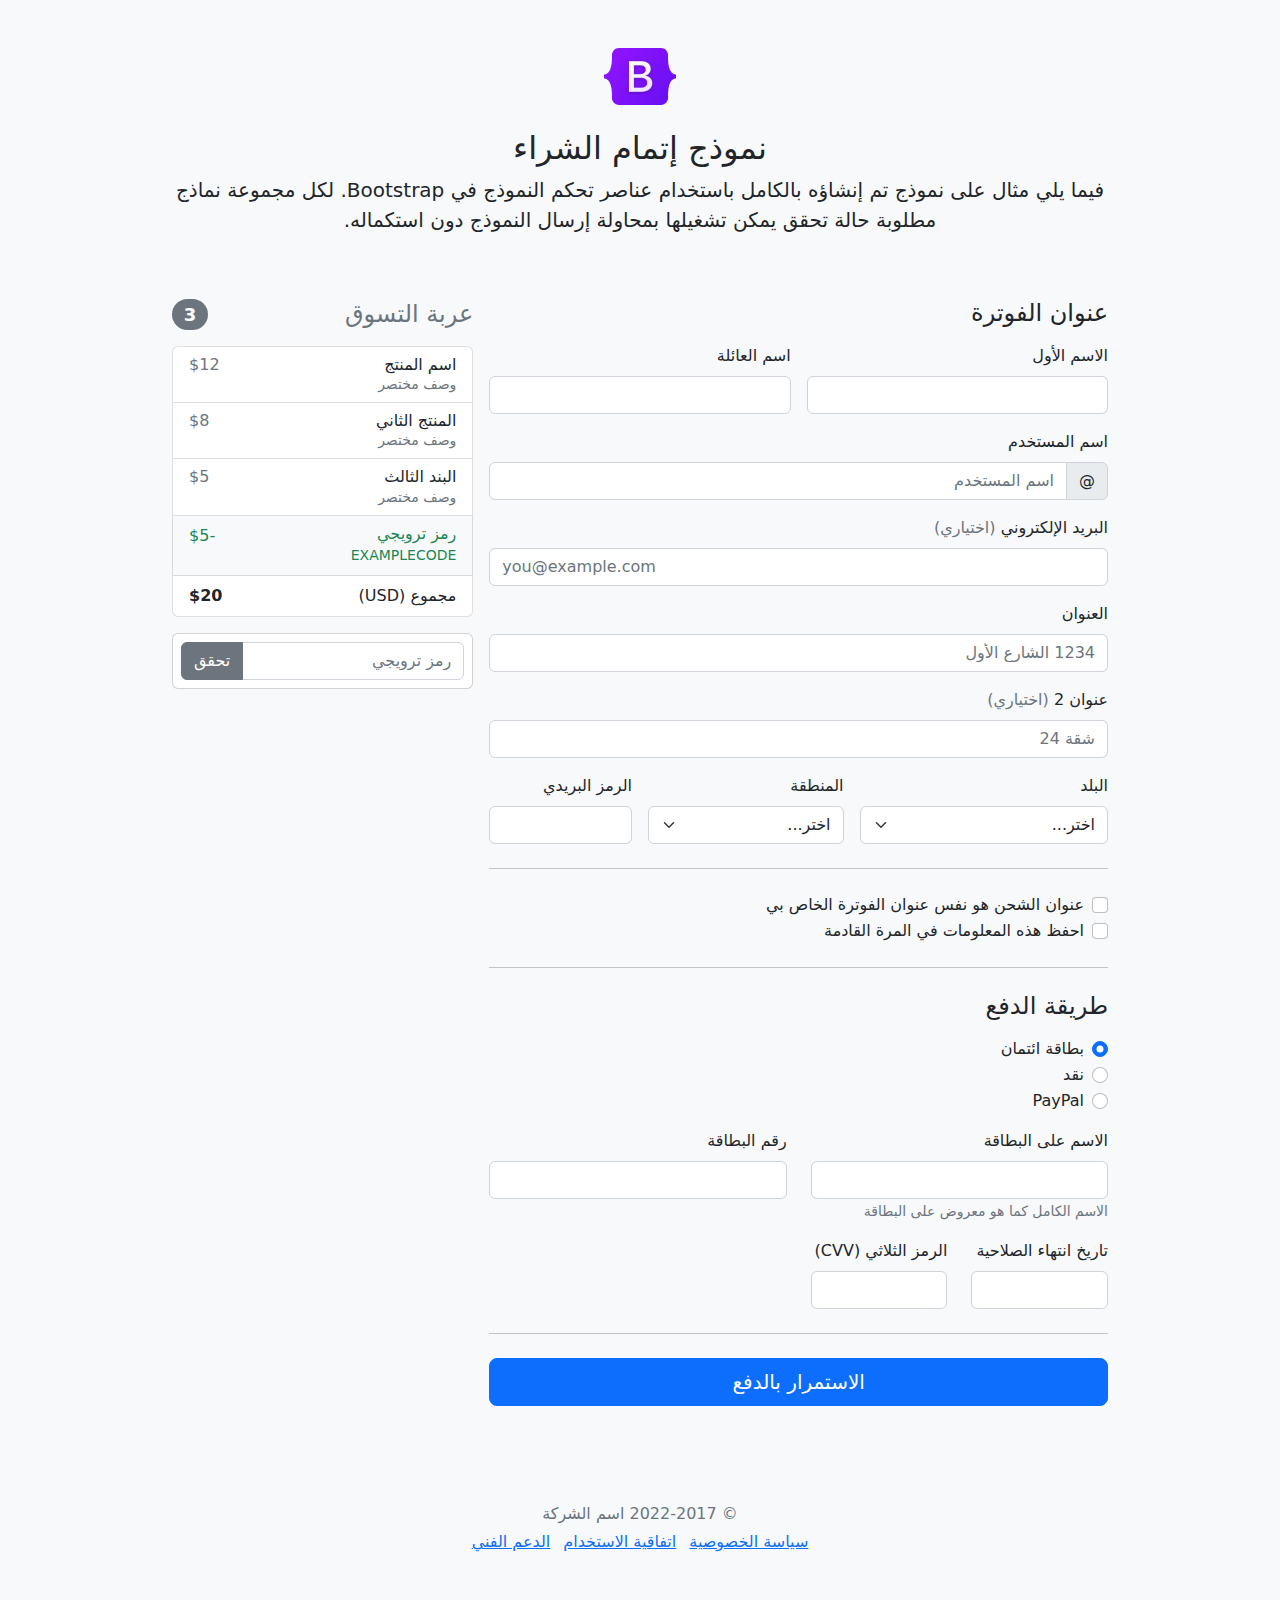
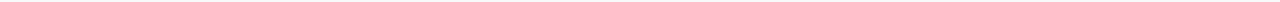
<file: bootstrap-5.2.3-examples/checkout-rtl/index.html>
<!doctype html>
<html lang="ar" dir="rtl">
  <head>
    <meta charset="utf-8">
    <meta name="viewport" content="width=device-width, initial-scale=1">
    <meta name="description" content="">
    <meta name="author" content="Mark Otto, Jacob Thornton, and Bootstrap contributors">
    <meta name="generator" content="Hugo 0.104.2">
    <title>مثال إتمام الشراء · Bootstrap v5.2</title>

    <link rel="canonical" href="https://getbootstrap.com/docs/5.2/examples/checkout-rtl/">

    

    

<link href="../assets/dist/css/bootstrap.rtl.min.css" rel="stylesheet">

    <style>
      .bd-placeholder-img {
        font-size: 1.125rem;
        text-anchor: middle;
        -webkit-user-select: none;
        -moz-user-select: none;
        user-select: none;
      }

      @media (min-width: 768px) {
        .bd-placeholder-img-lg {
          font-size: 3.5rem;
        }
      }

      .b-example-divider {
        height: 3rem;
        background-color: rgba(0, 0, 0, .1);
        border: solid rgba(0, 0, 0, .15);
        border-width: 1px 0;
        box-shadow: inset 0 .5em 1.5em rgba(0, 0, 0, .1), inset 0 .125em .5em rgba(0, 0, 0, .15);
      }

      .b-example-vr {
        flex-shrink: 0;
        width: 1.5rem;
        height: 100vh;
      }

      .bi {
        vertical-align: -.125em;
        fill: currentColor;
      }

      .nav-scroller {
        position: relative;
        z-index: 2;
        height: 2.75rem;
        overflow-y: hidden;
      }

      .nav-scroller .nav {
        display: flex;
        flex-wrap: nowrap;
        padding-bottom: 1rem;
        margin-top: -1px;
        overflow-x: auto;
        text-align: center;
        white-space: nowrap;
        -webkit-overflow-scrolling: touch;
      }
    </style>

    
    <!-- Custom styles for this template -->
    <link href="../checkout/form-validation.css" rel="stylesheet">
  </head>
  <body class="bg-light">
    
<div class="container">
  <main>
    <div class="py-5 text-center">
      <img class="d-block mx-auto mb-4" src="../assets/brand/bootstrap-logo.svg" alt="" width="72" height="57">
      <h2>نموذج إتمام الشراء</h2>
      <p class="lead">فيما يلي مثال على نموذج تم إنشاؤه بالكامل باستخدام عناصر تحكم النموذج في Bootstrap. لكل مجموعة نماذج مطلوبة حالة تحقق يمكن تشغيلها بمحاولة إرسال النموذج دون استكماله.</p>
    </div>

    <div class="row g-3">
      <div class="col-md-5 col-lg-4 order-md-last">
        <h4 class="d-flex justify-content-between align-items-center mb-3">
          <span class="text-muted">عربة التسوق</span>
          <span class="badge bg-secondary rounded-pill">3</span>
        </h4>
        <ul class="list-group mb-3">
          <li class="list-group-item d-flex justify-content-between lh-sm">
            <div>
              <h6 class="my-0">اسم المنتج</h6>
              <small class="text-muted">وصف مختصر</small>
            </div>
            <span class="text-muted">$12</span>
          </li>
          <li class="list-group-item d-flex justify-content-between lh-sm">
            <div>
              <h6 class="my-0">المنتج الثاني</h6>
              <small class="text-muted">وصف مختصر</small>
            </div>
            <span class="text-muted">$8</span>
          </li>
          <li class="list-group-item d-flex justify-content-between lh-sm">
            <div>
              <h6 class="my-0">البند الثالث</h6>
              <small class="text-muted">وصف مختصر</small>
            </div>
            <span class="text-muted">$5</span>
          </li>
          <li class="list-group-item d-flex justify-content-between bg-light">
            <div class="text-success">
              <h6 class="my-0">رمز ترويجي</h6>
              <small>EXAMPLECODE</small>
            </div>
            <span class="text-success">-$5</span>
          </li>
          <li class="list-group-item d-flex justify-content-between">
            <span>مجموع (USD)</span>
            <strong>$20</strong>
          </li>
        </ul>

        <form class="card p-2">
          <div class="input-group">
            <input type="text" class="form-control" placeholder="رمز ترويجي">
            <button type="submit" class="btn btn-secondary">تحقق</button>
          </div>
        </form>
      </div>
      <div class="col-md-7 col-lg-8">
        <h4 class="mb-3">عنوان الفوترة</h4>
        <form class="needs-validation" novalidate>
          <div class="row g-3">
            <div class="col-sm-6">
              <label for="firstName" class="form-label">الاسم الأول</label>
              <input type="text" class="form-control" id="firstName" placeholder="" value="" required>
              <div class="invalid-feedback">
                يرجى إدخال اسم أول صحيح.
              </div>
            </div>

            <div class="col-sm-6">
              <label for="lastName" class="form-label">اسم العائلة</label>
              <input type="text" class="form-control" id="lastName" placeholder="" value="" required>
              <div class="invalid-feedback">
                يرجى إدخال اسم عائلة صحيح.
              </div>
            </div>

            <div class="col-12">
              <label for="username" class="form-label">اسم المستخدم</label>
              <div class="input-group has-validation">
                <span class="input-group-text">@</span>
                <input type="text" class="form-control" id="username" placeholder="اسم المستخدم" required>
              <div class="invalid-feedback">
                اسم المستخدم الخاص بك مطلوب.
                </div>
              </div>
            </div>

            <div class="col-12">
              <label for="email" class="form-label">البريد الإلكتروني <span class="text-muted">(اختياري)</span></label>
              <input type="email" class="form-control" id="email" placeholder="you@example.com">
              <div class="invalid-feedback">
                يرجى إدخال عنوان بريد إلكتروني صحيح لتصلكم تحديثات الشحن.
              </div>
            </div>

            <div class="col-12">
              <label for="address" class="form-label">العنوان</label>
              <input type="text" class="form-control" id="address" placeholder="1234 الشارع الأول" required>
              <div class="invalid-feedback">
                يرجى إدخال عنوان الشحن الخاص بك.
              </div>
            </div>

            <div class="col-12">
              <label for="address2" class="form-label">عنوان 2 <span class="text-muted">(اختياري)</span></label>
              <input type="text" class="form-control" id="address2" placeholder="شقة 24">
            </div>

            <div class="col-md-5">
              <label for="country" class="form-label">البلد</label>
              <select class="form-select" id="country" required>
                <option value="">اختر...</option>
                <option>الولايات المتحدة الأمريكية</option>
              </select>
              <div class="invalid-feedback">
                يرجى اختيار بلد صحيح.
              </div>
            </div>

            <div class="col-md-4">
              <label for="state" class="form-label">المنطقة</label>
              <select class="form-select" id="state" required>
                <option value="">اختر...</option>
                <option>كاليفورنيا</option>
              </select>
              <div class="invalid-feedback">
                يرجى اختيار اسم منطقة صحيح.
              </div>
            </div>

            <div class="col-md-3">
              <label for="zip" class="form-label">الرمز البريدي</label>
              <input type="text" class="form-control" id="zip" placeholder="" required>
              <div class="invalid-feedback">
                الرمز البريدي مطلوب.
              </div>
            </div>
          </div>

          <hr class="my-4">

          <div class="form-check">
            <input type="checkbox" class="form-check-input" id="same-address">
            <label class="form-check-label" for="same-address">عنوان الشحن هو نفس عنوان الفوترة الخاص بي</label>
          </div>

          <div class="form-check">
            <input type="checkbox" class="form-check-input" id="save-info">
            <label class="form-check-label" for="save-info">احفظ هذه المعلومات في المرة القادمة</label>
          </div>

          <hr class="my-4">

          <h4 class="mb-3">طريقة الدفع</h4>

          <div class="my-3">
            <div class="form-check">
              <input id="credit" name="paymentMethod" type="radio" class="form-check-input" checked required>
              <label class="form-check-label" for="credit">بطاقة ائتمان</label>
            </div>
            <div class="form-check">
              <input id="cash" name="paymentMethod" type="radio" class="form-check-input" required>
              <label class="form-check-label" for="cash">نقد</label>
            </div>
            <div class="form-check">
              <input id="paypal" name="paymentMethod" type="radio" class="form-check-input" required>
              <label class="form-check-label" for="paypal">PayPal</label>
            </div>
          </div>

          <div class="row gy-3">
            <div class="col-md-6">
              <label for="cc-name" class="form-label">الاسم على البطاقة</label>
              <input type="text" class="form-control" id="cc-name" placeholder="" required>
              <small class="text-muted">الاسم الكامل كما هو معروض على البطاقة</small>
              <div class="invalid-feedback">
                الاسم على البطاقة مطلوب
              </div>
            </div>

            <div class="col-md-6">
              <label for="cc-number" class="form-label">رقم البطاقة</label>
              <input type="text" class="form-control" id="cc-number" placeholder="" required>
              <div class="invalid-feedback">
                رقم بطاقة الائتمان مطلوب
              </div>
            </div>

            <div class="col-md-3">
              <label for="cc-expiration" class="form-label">تاريخ انتهاء الصلاحية</label>
              <input type="text" class="form-control" id="cc-expiration" placeholder="" required>
              <div class="invalid-feedback">
                تاريخ انتهاء الصلاحية مطلوب
              </div>
            </div>

            <div class="col-md-3">
              <label for="cc-cvv" class="form-label">الرمز الثلاثي (CVV)</label>
              <input type="text" class="form-control" id="cc-cvv" placeholder="" required>
              <div class="invalid-feedback">
                رمز الحماية مطلوب
              </div>
            </div>
          </div>

          <hr class="my-4">

          <button class="w-100 btn btn-primary btn-lg" type="submit">الاستمرار بالدفع</button>
        </form>
      </div>
    </div>
  </main>
  <footer class="my-5 pt-5 text-muted text-center text-small">
    <p class="mb-1">&copy; 2022-2017 اسم الشركة</p>
    <ul class="list-inline">
      <li class="list-inline-item"><a href="#">سياسة الخصوصية</a></li>
      <li class="list-inline-item"><a href="#">اتفاقية الاستخدام</a></li>
      <li class="list-inline-item"><a href="#">الدعم الفني</a></li>
    </ul>
  </footer>
</div>


    <script src="../assets/dist/js/bootstrap.bundle.min.js"></script>

      <script src="../checkout/form-validation.js"></script>
  </body>
</html>
</file>
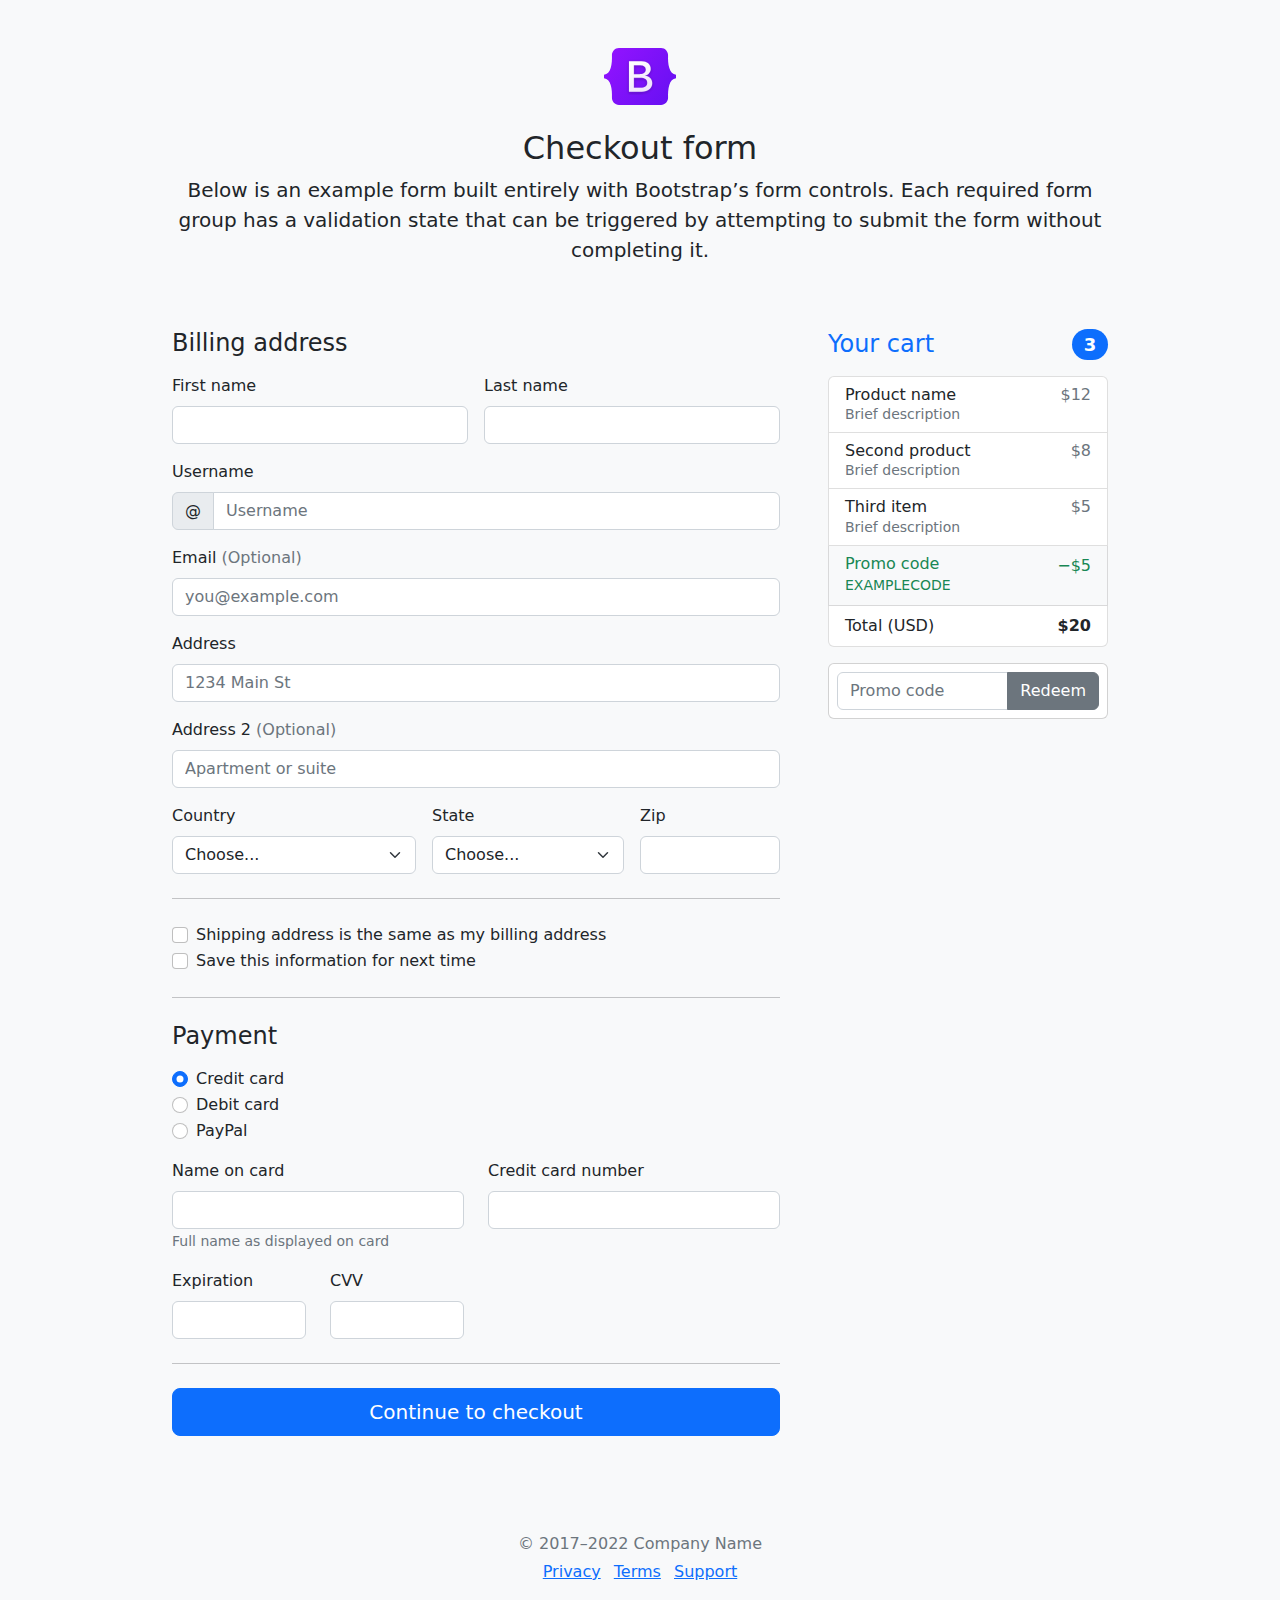
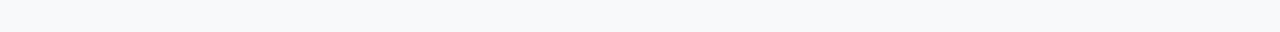
<file: bootstrap-5.2.3-examples/checkout/index.html>
<!doctype html>
<html lang="en">
  <head>
    <meta charset="utf-8">
    <meta name="viewport" content="width=device-width, initial-scale=1">
    <meta name="description" content="">
    <meta name="author" content="Mark Otto, Jacob Thornton, and Bootstrap contributors">
    <meta name="generator" content="Hugo 0.104.2">
    <title>Checkout example · Bootstrap v5.2</title>

    <link rel="canonical" href="https://getbootstrap.com/docs/5.2/examples/checkout/">

    

    

<link href="../assets/dist/css/bootstrap.min.css" rel="stylesheet">

    <style>
      .bd-placeholder-img {
        font-size: 1.125rem;
        text-anchor: middle;
        -webkit-user-select: none;
        -moz-user-select: none;
        user-select: none;
      }

      @media (min-width: 768px) {
        .bd-placeholder-img-lg {
          font-size: 3.5rem;
        }
      }

      .b-example-divider {
        height: 3rem;
        background-color: rgba(0, 0, 0, .1);
        border: solid rgba(0, 0, 0, .15);
        border-width: 1px 0;
        box-shadow: inset 0 .5em 1.5em rgba(0, 0, 0, .1), inset 0 .125em .5em rgba(0, 0, 0, .15);
      }

      .b-example-vr {
        flex-shrink: 0;
        width: 1.5rem;
        height: 100vh;
      }

      .bi {
        vertical-align: -.125em;
        fill: currentColor;
      }

      .nav-scroller {
        position: relative;
        z-index: 2;
        height: 2.75rem;
        overflow-y: hidden;
      }

      .nav-scroller .nav {
        display: flex;
        flex-wrap: nowrap;
        padding-bottom: 1rem;
        margin-top: -1px;
        overflow-x: auto;
        text-align: center;
        white-space: nowrap;
        -webkit-overflow-scrolling: touch;
      }
    </style>

    
    <!-- Custom styles for this template -->
    <link href="form-validation.css" rel="stylesheet">
  </head>
  <body class="bg-light">
    
<div class="container">
  <main>
    <div class="py-5 text-center">
      <img class="d-block mx-auto mb-4" src="../assets/brand/bootstrap-logo.svg" alt="" width="72" height="57">
      <h2>Checkout form</h2>
      <p class="lead">Below is an example form built entirely with Bootstrap’s form controls. Each required form group has a validation state that can be triggered by attempting to submit the form without completing it.</p>
    </div>

    <div class="row g-5">
      <div class="col-md-5 col-lg-4 order-md-last">
        <h4 class="d-flex justify-content-between align-items-center mb-3">
          <span class="text-primary">Your cart</span>
          <span class="badge bg-primary rounded-pill">3</span>
        </h4>
        <ul class="list-group mb-3">
          <li class="list-group-item d-flex justify-content-between lh-sm">
            <div>
              <h6 class="my-0">Product name</h6>
              <small class="text-muted">Brief description</small>
            </div>
            <span class="text-muted">$12</span>
          </li>
          <li class="list-group-item d-flex justify-content-between lh-sm">
            <div>
              <h6 class="my-0">Second product</h6>
              <small class="text-muted">Brief description</small>
            </div>
            <span class="text-muted">$8</span>
          </li>
          <li class="list-group-item d-flex justify-content-between lh-sm">
            <div>
              <h6 class="my-0">Third item</h6>
              <small class="text-muted">Brief description</small>
            </div>
            <span class="text-muted">$5</span>
          </li>
          <li class="list-group-item d-flex justify-content-between bg-light">
            <div class="text-success">
              <h6 class="my-0">Promo code</h6>
              <small>EXAMPLECODE</small>
            </div>
            <span class="text-success">−$5</span>
          </li>
          <li class="list-group-item d-flex justify-content-between">
            <span>Total (USD)</span>
            <strong>$20</strong>
          </li>
        </ul>

        <form class="card p-2">
          <div class="input-group">
            <input type="text" class="form-control" placeholder="Promo code">
            <button type="submit" class="btn btn-secondary">Redeem</button>
          </div>
        </form>
      </div>
      <div class="col-md-7 col-lg-8">
        <h4 class="mb-3">Billing address</h4>
        <form class="needs-validation" novalidate>
          <div class="row g-3">
            <div class="col-sm-6">
              <label for="firstName" class="form-label">First name</label>
              <input type="text" class="form-control" id="firstName" placeholder="" value="" required>
              <div class="invalid-feedback">
                Valid first name is required.
              </div>
            </div>

            <div class="col-sm-6">
              <label for="lastName" class="form-label">Last name</label>
              <input type="text" class="form-control" id="lastName" placeholder="" value="" required>
              <div class="invalid-feedback">
                Valid last name is required.
              </div>
            </div>

            <div class="col-12">
              <label for="username" class="form-label">Username</label>
              <div class="input-group has-validation">
                <span class="input-group-text">@</span>
                <input type="text" class="form-control" id="username" placeholder="Username" required>
              <div class="invalid-feedback">
                  Your username is required.
                </div>
              </div>
            </div>

            <div class="col-12">
              <label for="email" class="form-label">Email <span class="text-muted">(Optional)</span></label>
              <input type="email" class="form-control" id="email" placeholder="you@example.com">
              <div class="invalid-feedback">
                Please enter a valid email address for shipping updates.
              </div>
            </div>

            <div class="col-12">
              <label for="address" class="form-label">Address</label>
              <input type="text" class="form-control" id="address" placeholder="1234 Main St" required>
              <div class="invalid-feedback">
                Please enter your shipping address.
              </div>
            </div>

            <div class="col-12">
              <label for="address2" class="form-label">Address 2 <span class="text-muted">(Optional)</span></label>
              <input type="text" class="form-control" id="address2" placeholder="Apartment or suite">
            </div>

            <div class="col-md-5">
              <label for="country" class="form-label">Country</label>
              <select class="form-select" id="country" required>
                <option value="">Choose...</option>
                <option>United States</option>
              </select>
              <div class="invalid-feedback">
                Please select a valid country.
              </div>
            </div>

            <div class="col-md-4">
              <label for="state" class="form-label">State</label>
              <select class="form-select" id="state" required>
                <option value="">Choose...</option>
                <option>California</option>
              </select>
              <div class="invalid-feedback">
                Please provide a valid state.
              </div>
            </div>

            <div class="col-md-3">
              <label for="zip" class="form-label">Zip</label>
              <input type="text" class="form-control" id="zip" placeholder="" required>
              <div class="invalid-feedback">
                Zip code required.
              </div>
            </div>
          </div>

          <hr class="my-4">

          <div class="form-check">
            <input type="checkbox" class="form-check-input" id="same-address">
            <label class="form-check-label" for="same-address">Shipping address is the same as my billing address</label>
          </div>

          <div class="form-check">
            <input type="checkbox" class="form-check-input" id="save-info">
            <label class="form-check-label" for="save-info">Save this information for next time</label>
          </div>

          <hr class="my-4">

          <h4 class="mb-3">Payment</h4>

          <div class="my-3">
            <div class="form-check">
              <input id="credit" name="paymentMethod" type="radio" class="form-check-input" checked required>
              <label class="form-check-label" for="credit">Credit card</label>
            </div>
            <div class="form-check">
              <input id="debit" name="paymentMethod" type="radio" class="form-check-input" required>
              <label class="form-check-label" for="debit">Debit card</label>
            </div>
            <div class="form-check">
              <input id="paypal" name="paymentMethod" type="radio" class="form-check-input" required>
              <label class="form-check-label" for="paypal">PayPal</label>
            </div>
          </div>

          <div class="row gy-3">
            <div class="col-md-6">
              <label for="cc-name" class="form-label">Name on card</label>
              <input type="text" class="form-control" id="cc-name" placeholder="" required>
              <small class="text-muted">Full name as displayed on card</small>
              <div class="invalid-feedback">
                Name on card is required
              </div>
            </div>

            <div class="col-md-6">
              <label for="cc-number" class="form-label">Credit card number</label>
              <input type="text" class="form-control" id="cc-number" placeholder="" required>
              <div class="invalid-feedback">
                Credit card number is required
              </div>
            </div>

            <div class="col-md-3">
              <label for="cc-expiration" class="form-label">Expiration</label>
              <input type="text" class="form-control" id="cc-expiration" placeholder="" required>
              <div class="invalid-feedback">
                Expiration date required
              </div>
            </div>

            <div class="col-md-3">
              <label for="cc-cvv" class="form-label">CVV</label>
              <input type="text" class="form-control" id="cc-cvv" placeholder="" required>
              <div class="invalid-feedback">
                Security code required
              </div>
            </div>
          </div>

          <hr class="my-4">

          <button class="w-100 btn btn-primary btn-lg" type="submit">Continue to checkout</button>
        </form>
      </div>
    </div>
  </main>

  <footer class="my-5 pt-5 text-muted text-center text-small">
    <p class="mb-1">&copy; 2017–2022 Company Name</p>
    <ul class="list-inline">
      <li class="list-inline-item"><a href="#">Privacy</a></li>
      <li class="list-inline-item"><a href="#">Terms</a></li>
      <li class="list-inline-item"><a href="#">Support</a></li>
    </ul>
  </footer>
</div>


    <script src="../assets/dist/js/bootstrap.bundle.min.js"></script>

      <script src="form-validation.js"></script>
  </body>
</html>
</file>
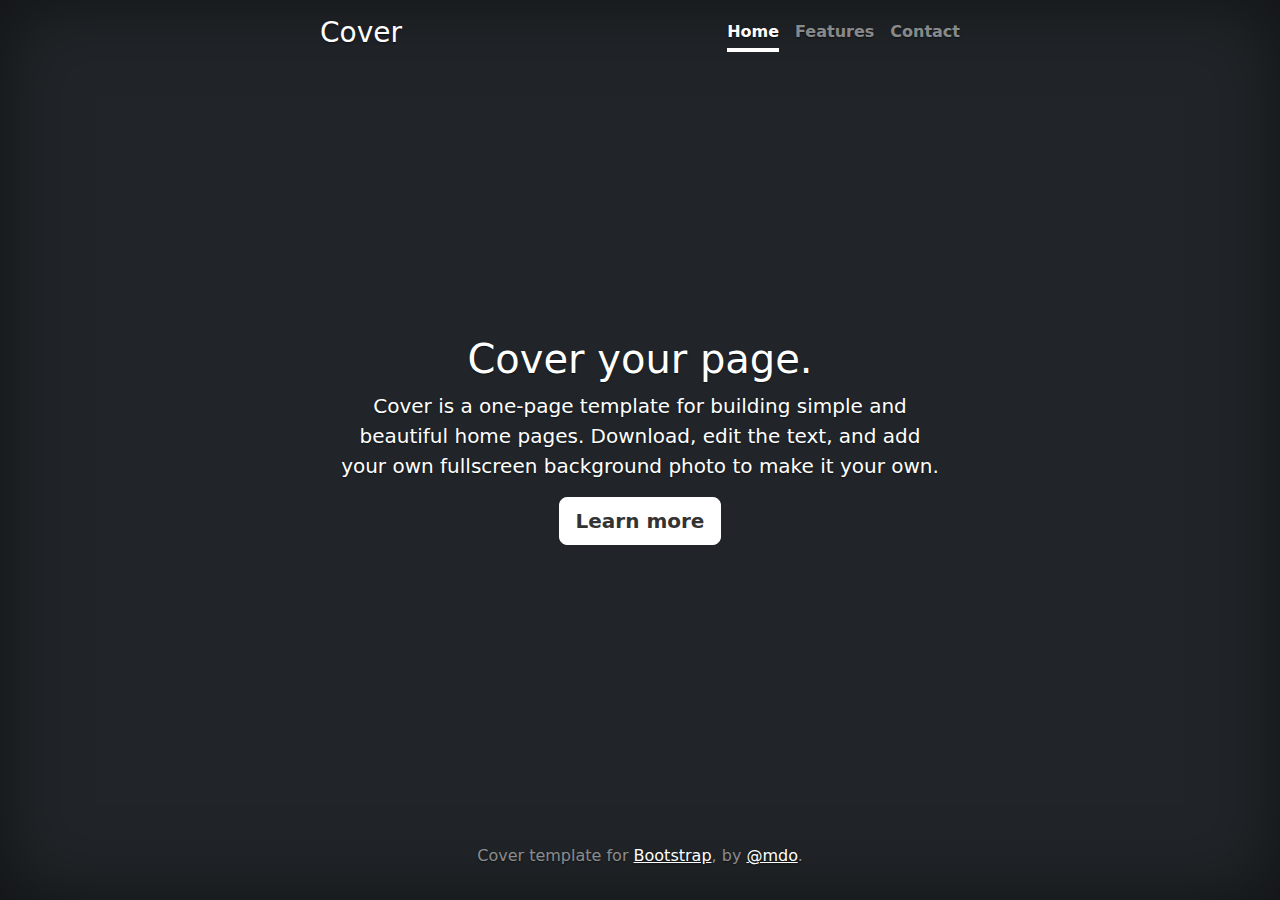
<file: bootstrap-5.2.3-examples/cover/index.html>
<!doctype html>
<html lang="en" class="h-100">
  <head>
    <meta charset="utf-8">
    <meta name="viewport" content="width=device-width, initial-scale=1">
    <meta name="description" content="">
    <meta name="author" content="Mark Otto, Jacob Thornton, and Bootstrap contributors">
    <meta name="generator" content="Hugo 0.104.2">
    <title>Cover Template · Bootstrap v5.2</title>

    <link rel="canonical" href="https://getbootstrap.com/docs/5.2/examples/cover/">

    

    

<link href="../assets/dist/css/bootstrap.min.css" rel="stylesheet">

    <style>
      .bd-placeholder-img {
        font-size: 1.125rem;
        text-anchor: middle;
        -webkit-user-select: none;
        -moz-user-select: none;
        user-select: none;
      }

      @media (min-width: 768px) {
        .bd-placeholder-img-lg {
          font-size: 3.5rem;
        }
      }

      .b-example-divider {
        height: 3rem;
        background-color: rgba(0, 0, 0, .1);
        border: solid rgba(0, 0, 0, .15);
        border-width: 1px 0;
        box-shadow: inset 0 .5em 1.5em rgba(0, 0, 0, .1), inset 0 .125em .5em rgba(0, 0, 0, .15);
      }

      .b-example-vr {
        flex-shrink: 0;
        width: 1.5rem;
        height: 100vh;
      }

      .bi {
        vertical-align: -.125em;
        fill: currentColor;
      }

      .nav-scroller {
        position: relative;
        z-index: 2;
        height: 2.75rem;
        overflow-y: hidden;
      }

      .nav-scroller .nav {
        display: flex;
        flex-wrap: nowrap;
        padding-bottom: 1rem;
        margin-top: -1px;
        overflow-x: auto;
        text-align: center;
        white-space: nowrap;
        -webkit-overflow-scrolling: touch;
      }
    </style>

    
    <!-- Custom styles for this template -->
    <link href="cover.css" rel="stylesheet">
  </head>
  <body class="d-flex h-100 text-center text-bg-dark">
    
<div class="cover-container d-flex w-100 h-100 p-3 mx-auto flex-column">
  <header class="mb-auto">
    <div>
      <h3 class="float-md-start mb-0">Cover</h3>
      <nav class="nav nav-masthead justify-content-center float-md-end">
        <a class="nav-link fw-bold py-1 px-0 active" aria-current="page" href="#">Home</a>
        <a class="nav-link fw-bold py-1 px-0" href="#">Features</a>
        <a class="nav-link fw-bold py-1 px-0" href="#">Contact</a>
      </nav>
    </div>
  </header>

  <main class="px-3">
    <h1>Cover your page.</h1>
    <p class="lead">Cover is a one-page template for building simple and beautiful home pages. Download, edit the text, and add your own fullscreen background photo to make it your own.</p>
    <p class="lead">
      <a href="#" class="btn btn-lg btn-secondary fw-bold border-white bg-white">Learn more</a>
    </p>
  </main>

  <footer class="mt-auto text-white-50">
    <p>Cover template for <a href="https://getbootstrap.com/" class="text-white">Bootstrap</a>, by <a href="https://twitter.com/mdo" class="text-white">@mdo</a>.</p>
  </footer>
</div>


    
  </body>
</html>
</file>
<file: styles.css>
.container-fluid {
background-color: gray;
}

/*imagen*/
.imagen-background {
  display: flex;
  align-items: center;
  min-height: 100vh;
  background: url('img/arriba.jpg');
  background-size: cover ;
 background-position: center;
  
}


/*texto*/
  .container {
    display: flex;
    justify-content: flex-end;
    align-items: center;
    height: 100vh; 
  }
  
  .text-right-centered {
    color: rgb(254, 253, 253);
    text-align: right;
    margin: auto;
    margin-right: 9%;
    max-width: 80%; 

  }

.oradores {
  text-align: center;
}

  /*botones*/
  .transparent-button {
    background-color: transparent;
    border-color: white;
    padding: 5px 25px; 
    font-size: 16px; 
    color: #faf6f6; 
    border-radius: 5px;
  }
  
  .yellow-button {
    background-color: yellow;
    color: black;
    padding: 5px 10px;
    border: none;
    border-radius: 5px;
    font-size: 16px;
    cursor: pointer;
  }
  
.lightblue-button {
    background-color: rgb(0, 213, 255);
    color:white;
    padding: 5px 10px;
    border: none;
    border-radius: 5px;
    font-size: 16px;
    cursor: pointer;
  }

  .grey-button {
    background-color:gray;
    color:white;
    padding: 5px 10px;
    border: none;
    border-radius: 5px;
    font-size: 16px;
    cursor: pointer;
  }

  .red-button {
    background-color:red;
    color:white;
    padding: 5px 10px;
    border: none;
    border-radius: 5px;
    font-size: 16px;
    cursor: pointer;
  }

  .card {
    width: 90%;
    height: 100%;
  }


  .card-img-top {
     width: 100%;
     height: 60%;
  }
  
  .container {
    display: flex;
    align-items: center;
  }
  
  .image {
    width: 600px; 
    margin-right: 0;

  }
  
  .content {
    flex: 1 1 auto;
    margin-left: 0;
  }
  
  .text-box {
    background-color: rgb(146, 144, 144);
    padding: 190px;
    color: white;
    overflow: hidden;
    border-radius: 5px;
    width: 600px; 
    text-align: left;
  }

  .form-group.row {
    margin-bottom: 20px;
  }
  
  .btn {
    width: 100%;
    background-color: rgb(59, 209, 59);
    border: rgb(59, 209, 59) ;
  }
  

  
  
  .footer {
    background-image: linear-gradient(to right, #004d7a, #008793);
}

.footer .container-footer {
    width: 90vw;
    margin: 0 auto;
    display: flex;
    justify-content: space-between;
    align-items: center;
}

.footer .container-footer a {
    text-decoration: none;
    color: var(--gray-200);
    padding: 3rem 0;
    width: 100px;
    text-align: center;
}

.footer .container-footer a:hover {
    color: var(--gray-500);
}
     
  
  
  
  

  /* TICKETS */
  .tickets .container-tickets {
    width: 90%;
    max-width: 800px;
    margin: 0 auto;
  }
  
  .tickets-category {
    display: flex;
    justify-content: space-evenly;
    flex-wrap: wrap;
    margin: 1rem;
  }
  
  .tickets-category .estudiante,
  .trainee,
  .junior {
    width: 30%;
    min-width: 180px;
    text-align: center;
    padding: 0.5rem;
    margin: 0.5rem 0.5rem;
    box-shadow: 2px 2px 2px 1px rgba(0, 0, 0, 0.2);
    cursor: pointer;
  }
  
  .tickets-category .estudiante:hover,
  .trainee:hover,
  .junior:hover {
    transform: scale(0.97);
  }
  
  .tickets-category h2 {
    font-size: 1.5rem;
  
  }
  
  .tickets-category h3 {
    font-size: 1.2rem;
    font-weight: 600;
  }
  
  .tickets-category h5 {
    font-size: 1rem;
    color: var(--gray-700);
  }
  
  .tickets-category h6 {
    font-size: 0.7rem;
    color: var(--gray-600);
  }
  
  .tickets-category .estudiante {
    border-radius: 5px;
    border: 2px solid blue;
  }
  
  
  .tickets-category .trainee {
    border-radius: 5px;
    border: 2px solid green;
  }
  
  .tickets-category .junior {
    border-radius: 5px;
    border: 2px solid orange;
  }
  
  
  .container-tickets .tickets-text {
    text-align: center;
  }
  
  .tickets-form {
    display: flex;
    justify-content: space-between;
    flex-wrap: wrap;
  }
  
  .tickets-form .ticketsFirstName,
  .ticketsLastName {
    width: 49%;
    margin: 0.5rem 0;
    border-radius: 3px;
    border: 1px solid var(--gray-300);
    padding: 5px;
  }
  
  .tickets-form .ticketsEmail {
    width: 100%;
    border-radius: 3px;
    border: 1px solid var(--gray-300);
    padding: 4px;
  }
  
  .tickets-form .labelTicketsQuantity,
  .labelTicketsCategory {
    width: 49%;
    margin: 0.5rem 0;
  }
  
  .tickets-form .ticketsQuantity,
  .ticketsCategory {
    width: 100%;
    border-radius: 3px;
    border: 1px solid var(--gray-300);
    padding: 4px;
  }
  
  .tickets-form .ticketsCategory {
    background-color: transparent;
    color: var(--gray-600);
  }
  
  
  .tickets-form .ticketsOutput {
    width: 100%;
    background-color: rgb(155, 200, 222);
    border-radius: 3px;
    border: none;
    padding: 10px;
    color: var(--gray-900);
  }
  
  .ticketsOutput .ticketsValue {
    float: left;
    }
  
  .ticketsOutput .ticketsBuy {
  float: right;
  cursor: pointer;
  }
  
  .tickets-form .ticketsBuy::after {
    font: var(--fa-font-solid);
    content: "\f07a";
  }
  
  
  .tickets-form .btnTickets {
    width: 49%;
    background-color: #009349;
    color: var(--gray-100);
    margin: 0.5rem 0;
    padding: 0.5rem 1rem;
    border-radius: 5px;
    border: none;
  }
</file>
<file: bootstrap-5.2.3-examples/blog/blog.rtl.css>
/* stylelint-disable selector-list-comma-newline-after */

.blog-header {
  border-bottom: 1px solid #e5e5e5;
}

.blog-header-logo {
  font-family: Amiri, Georgia, "Times New Roman", serif;
  font-size: 2.25rem;
}

.blog-header-logo:hover {
  text-decoration: none;
}

h1, h2, h3, h4, h5, h6 {
  font-family: Amiri, Georgia, "Times New Roman", serif;
}

.display-4 {
  font-size: 2.5rem;
}
@media (min-width: 768px) {
  .display-4 {
    font-size: 3rem;
  }
}

.flex-auto {
  flex: 0 0 auto;
}

.h-250 { height: 250px; }
@media (min-width: 768px) {
  .h-md-250 { height: 250px; }
}

/* Pagination */
.blog-pagination {
  margin-bottom: 4rem;
}

/*
 * Blog posts
 */
.blog-post {
  margin-bottom: 4rem;
}
.blog-post-title {
  font-size: 2.5rem;
}
.blog-post-meta {
  margin-bottom: 1.25rem;
  color: #727272;
}

/*
 * Footer
 */
.blog-footer {
  padding: 2.5rem 0;
  color: #727272;
  text-align: center;
  background-color: #f9f9f9;
  border-top: .05rem solid #e5e5e5;
}
.blog-footer p:last-child {
  margin-bottom: 0;
}
</file>
<file: bootstrap-5.2.3-examples/blog/blog.css>
/* stylelint-disable selector-list-comma-newline-after */

.blog-header {
  border-bottom: 1px solid #e5e5e5;
}

.blog-header-logo {
  font-family: "Playfair Display", Georgia, "Times New Roman", serif/*rtl:Amiri, Georgia, "Times New Roman", serif*/;
  font-size: 2.25rem;
}

.blog-header-logo:hover {
  text-decoration: none;
}

h1, h2, h3, h4, h5, h6 {
  font-family: "Playfair Display", Georgia, "Times New Roman", serif/*rtl:Amiri, Georgia, "Times New Roman", serif*/;
}

.display-4 {
  font-size: 2.5rem;
}
@media (min-width: 768px) {
  .display-4 {
    font-size: 3rem;
  }
}

.flex-auto {
  flex: 0 0 auto;
}

.h-250 { height: 250px; }
@media (min-width: 768px) {
  .h-md-250 { height: 250px; }
}

/* Pagination */
.blog-pagination {
  margin-bottom: 4rem;
}

/*
 * Blog posts
 */
.blog-post {
  margin-bottom: 4rem;
}
.blog-post-title {
  font-size: 2.5rem;
}
.blog-post-meta {
  margin-bottom: 1.25rem;
  color: #727272;
}

/*
 * Footer
 */
.blog-footer {
  padding: 2.5rem 0;
  color: #727272;
  text-align: center;
  background-color: #f9f9f9;
  border-top: .05rem solid #e5e5e5;
}
.blog-footer p:last-child {
  margin-bottom: 0;
}
</file>
<file: bootstrap-5.2.3-examples/carousel/carousel.rtl.css>
/* GLOBAL STYLES
-------------------------------------------------- */
/* Padding below the footer and lighter body text */

body {
  padding-top: 3rem;
  padding-bottom: 3rem;
  color: #5a5a5a;
}


/* CUSTOMIZE THE CAROUSEL
-------------------------------------------------- */

/* Carousel base class */
.carousel {
  margin-bottom: 4rem;
}
/* Since positioning the image, we need to help out the caption */
.carousel-caption {
  bottom: 3rem;
  z-index: 10;
}

/* Declare heights because of positioning of img element */
.carousel-item {
  height: 32rem;
}


/* MARKETING CONTENT
-------------------------------------------------- */

/* Center align the text within the three columns below the carousel */
.marketing .col-lg-4 {
  margin-bottom: 1.5rem;
  text-align: center;
}
.marketing .col-lg-4 p {
  margin-right: .75rem;
  margin-left: .75rem;
}


/* Featurettes
------------------------- */

.featurette-divider {
  margin: 5rem 0; /* Space out the Bootstrap <hr> more */
}

/* Thin out the marketing headings */

/* RESPONSIVE CSS
-------------------------------------------------- */

@media (min-width: 40em) {
  /* Bump up size of carousel content */
  .carousel-caption p {
    margin-bottom: 1.25rem;
    font-size: 1.25rem;
    line-height: 1.4;
  }

  .featurette-heading {
    font-size: 50px;
  }
}

@media (min-width: 62em) {
  .featurette-heading {
    margin-top: 7rem;
  }
}
</file>
<file: bootstrap-5.2.3-examples/carousel/carousel.css>
/* GLOBAL STYLES
-------------------------------------------------- */
/* Padding below the footer and lighter body text */

body {
  padding-top: 3rem;
  padding-bottom: 3rem;
  color: #5a5a5a;
}


/* CUSTOMIZE THE CAROUSEL
-------------------------------------------------- */

/* Carousel base class */
.carousel {
  margin-bottom: 4rem;
}
/* Since positioning the image, we need to help out the caption */
.carousel-caption {
  bottom: 3rem;
  z-index: 10;
}

/* Declare heights because of positioning of img element */
.carousel-item {
  height: 32rem;
}


/* MARKETING CONTENT
-------------------------------------------------- */

/* Center align the text within the three columns below the carousel */
.marketing .col-lg-4 {
  margin-bottom: 1.5rem;
  text-align: center;
}
/* rtl:begin:ignore */
.marketing .col-lg-4 p {
  margin-right: .75rem;
  margin-left: .75rem;
}
/* rtl:end:ignore */


/* Featurettes
------------------------- */

.featurette-divider {
  margin: 5rem 0; /* Space out the Bootstrap <hr> more */
}

/* Thin out the marketing headings */
/* rtl:begin:remove */
.featurette-heading {
  letter-spacing: -.05rem;
}

/* rtl:end:remove */

/* RESPONSIVE CSS
-------------------------------------------------- */

@media (min-width: 40em) {
  /* Bump up size of carousel content */
  .carousel-caption p {
    margin-bottom: 1.25rem;
    font-size: 1.25rem;
    line-height: 1.4;
  }

  .featurette-heading {
    font-size: 50px;
  }
}

@media (min-width: 62em) {
  .featurette-heading {
    margin-top: 7rem;
  }
}
</file>
<file: bootstrap-5.2.3-examples/checkout/form-validation.css>
.container {
  max-width: 960px;
}
</file>
<file: bootstrap-5.2.3-examples/cover/cover.css>
/*
 * Globals
 */


/* Custom default button */
.btn-secondary,
.btn-secondary:hover,
.btn-secondary:focus {
  color: #333;
  text-shadow: none; /* Prevent inheritance from `body` */
}


/*
 * Base structure
 */

body {
  text-shadow: 0 .05rem .1rem rgba(0, 0, 0, .5);
  box-shadow: inset 0 0 5rem rgba(0, 0, 0, .5);
}

.cover-container {
  max-width: 42em;
}


/*
 * Header
 */

.nav-masthead .nav-link {
  color: rgba(255, 255, 255, .5);
  border-bottom: .25rem solid transparent;
}

.nav-masthead .nav-link:hover,
.nav-masthead .nav-link:focus {
  border-bottom-color: rgba(255, 255, 255, .25);
}

.nav-masthead .nav-link + .nav-link {
  margin-left: 1rem;
}

.nav-masthead .active {
  color: #fff;
  border-bottom-color: #fff;
}
</file>
<file: bootstrap-5.2.3-examples/cheatsheet/cheatsheet.rtl.css>
body {
  scroll-behavior: smooth;
}

/**
 * Bootstrap "Journal code" icon
 * @link https://icons.getbootstrap.com/icons/journal-code/
 */
.bd-heading a::before {
  display: inline-block;
  width: 1em;
  height: 1em;
  margin-left: .25rem;
  content: "";
  background-image: url("data:image/svg+xml,%3Csvg xmlns='http://www.w3.org/2000/svg' fill='%25230d6efd' viewBox='0 0 16 16'%3E%3Cpath d='M4 1h8a2 2 0 0 1 2 2v10a2 2 0 0 1-2 2H4a2 2 0 0 1-2-2h1a1 1 0 0 0 1 1h8a1 1 0 0 0 1-1V3a1 1 0 0 0-1-1H4a1 1 0 0 0-1 1H2a2 2 0 0 1 2-2z'/%3E%3Cpath d='M2 5v-.5a.5.5 0 0 1 1 0V5h.5a.5.5 0 0 1 0 1h-2a.5.5 0 0 1 0-1H2zm0 3v-.5a.5.5 0 0 1 1 0V8h.5a.5.5 0 0 1 0 1h-2a.5.5 0 0 1 0-1H2zm0 3v-.5a.5.5 0 0 1 1 0v.5h.5a.5.5 0 0 1 0 1h-2a.5.5 0 0 1 0-1H2z'/%3E%3Cpath fill-rule='evenodd' d='M8.646 5.646a.5.5 0 0 1 .708 0l2 2a.5.5 0 0 1 0 .708l-2 2a.5.5 0 0 1-.708-.708L10.293 8 8.646 6.354a.5.5 0 0 1 0-.708zm-1.292 0a.5.5 0 0 0-.708 0l-2 2a.5.5 0 0 0 0 .708l2 2a.5.5 0 0 0 .708-.708L5.707 8l1.647-1.646a.5.5 0 0 0 0-.708z'/%3E%3C/svg%3E");
  background-size: 1em;
}

/* stylelint-disable-next-line selector-max-universal */
.bd-heading + div > * + * {
  margin-top: 3rem;
}

/* Table of contents */
.bd-aside a {
  padding: .1875rem .5rem;
  margin-top: .125rem;
  margin-right: .3125rem;
  color: rgba(0, 0, 0, .65);
}

.bd-aside a:hover,
.bd-aside a:focus {
  color: rgba(0, 0, 0, .85);
  background-color: rgba(121, 82, 179, .1);
}

.bd-aside .active {
  font-weight: 600;
  color: rgba(0, 0, 0, .85);
}

.bd-aside .btn {
  padding: .25rem .5rem;
  font-weight: 600;
  color: rgba(0, 0, 0, .65);
}

.bd-aside .btn:hover,
.bd-aside .btn:focus {
  color: rgba(0, 0, 0, .85);
  background-color: rgba(121, 82, 179, .1);
}

.bd-aside .btn:focus {
  box-shadow: 0 0 0 1px rgba(121, 82, 179, .7);
}

.bd-aside .btn::before {
  width: 1.25em;
  line-height: 0;
  content: url("data:image/svg+xml,%3csvg xmlns='http://www.w3.org/2000/svg' width='16' height='16' viewBox='0 0 16 16'%3e%3cpath fill='none' stroke='rgba%280,0,0,.5%29' stroke-linecap='round' stroke-linejoin='round' stroke-width='2' d='M5 14l6-6-6-6'/%3e%3c/svg%3e");
  transition: transform .35s ease;
  transform: rotate(180deg) translateX(-2px);
  transform-origin: .5em 50%;
}

.bd-aside .btn[aria-expanded="true"]::before {
  transform: rotate(90deg);
}


/* Examples */
.scrollspy-example {
  height: 200px;
}

[id="modal"] .bd-example .btn,
[id="buttons"] .bd-example .btn,
[id="tooltips"] .bd-example .btn,
[id="popovers"] .bd-example .btn,
[id="dropdowns"] .bd-example .btn-group,
[id="dropdowns"] .bd-example .dropdown,
[id="dropdowns"] .bd-example .dropup,
[id="dropdowns"] .bd-example .dropend,
[id="dropdowns"] .bd-example .dropstart {
  margin: 0 0 1rem 1rem;
}

/* Layout */
@media (min-width: 1200px) {
  body {
    display: grid;
    grid-template-rows: auto;
    grid-template-columns: 1fr 4fr 1fr;
    gap: 1rem;
  }

  .bd-header {
    position: fixed;
    top: 0;
    right: 0;
    left: 0;
    z-index: 1030;
    grid-column: 1 / span 3;
  }

  .bd-aside,
  .bd-cheatsheet {
    padding-top: 4rem;
  }

  /**
   * 1. Too bad only Firefox supports subgrids ATM
   */
  .bd-cheatsheet,
  .bd-cheatsheet section,
  .bd-cheatsheet article {
    display: inherit; /* 1 */
    grid-template-rows: auto;
    grid-template-columns: 1fr 4fr;
    grid-column: 1 / span 2;
    gap: inherit; /* 1 */
  }

  .bd-aside {
    grid-area: 1 / 3;
    scroll-margin-top: 4rem;
  }

  .bd-cheatsheet section,
  .bd-cheatsheet section > h2 {
    top: 2rem;
    scroll-margin-top: 2rem;
  }

  .bd-cheatsheet section > h2::before {
    position: absolute;
    top: 0;
    right: 0;
    bottom: -2rem;
    left: 0;
    z-index: -1;
    content: "";
    background-image: linear-gradient(to bottom, rgba(255, 255, 255, 1) calc(100% - 3rem), rgba(255, 255, 255, .01));
  }

  .bd-cheatsheet article,
  .bd-cheatsheet .bd-heading {
    top: 8rem;
    scroll-margin-top: 8rem;
  }

  .bd-cheatsheet .bd-heading {
    z-index: 1;
  }
}
</file>
<file: bootstrap-5.2.3-examples/cheatsheet/cheatsheet.css>
body {
  scroll-behavior: smooth;
}

/**
 * Bootstrap "Journal code" icon
 * @link https://icons.getbootstrap.com/icons/journal-code/
 */
.bd-heading a::before {
  display: inline-block;
  width: 1em;
  height: 1em;
  margin-right: .25rem;
  content: "";
  background-image: url("data:image/svg+xml,%3Csvg xmlns='http://www.w3.org/2000/svg' fill='%25230d6efd' viewBox='0 0 16 16'%3E%3Cpath d='M4 1h8a2 2 0 0 1 2 2v10a2 2 0 0 1-2 2H4a2 2 0 0 1-2-2h1a1 1 0 0 0 1 1h8a1 1 0 0 0 1-1V3a1 1 0 0 0-1-1H4a1 1 0 0 0-1 1H2a2 2 0 0 1 2-2z'/%3E%3Cpath d='M2 5v-.5a.5.5 0 0 1 1 0V5h.5a.5.5 0 0 1 0 1h-2a.5.5 0 0 1 0-1H2zm0 3v-.5a.5.5 0 0 1 1 0V8h.5a.5.5 0 0 1 0 1h-2a.5.5 0 0 1 0-1H2zm0 3v-.5a.5.5 0 0 1 1 0v.5h.5a.5.5 0 0 1 0 1h-2a.5.5 0 0 1 0-1H2z'/%3E%3Cpath fill-rule='evenodd' d='M8.646 5.646a.5.5 0 0 1 .708 0l2 2a.5.5 0 0 1 0 .708l-2 2a.5.5 0 0 1-.708-.708L10.293 8 8.646 6.354a.5.5 0 0 1 0-.708zm-1.292 0a.5.5 0 0 0-.708 0l-2 2a.5.5 0 0 0 0 .708l2 2a.5.5 0 0 0 .708-.708L5.707 8l1.647-1.646a.5.5 0 0 0 0-.708z'/%3E%3C/svg%3E");
  background-size: 1em;
}

/* stylelint-disable-next-line selector-max-universal */
.bd-heading + div > * + * {
  margin-top: 3rem;
}

/* Table of contents */
.bd-aside a {
  padding: .1875rem .5rem;
  margin-top: .125rem;
  margin-left: .3125rem;
  color: rgba(0, 0, 0, .65);
}

.bd-aside a:hover,
.bd-aside a:focus {
  color: rgba(0, 0, 0, .85);
  background-color: rgba(121, 82, 179, .1);
}

.bd-aside .active {
  font-weight: 600;
  color: rgba(0, 0, 0, .85);
}

.bd-aside .btn {
  padding: .25rem .5rem;
  font-weight: 600;
  color: rgba(0, 0, 0, .65);
}

.bd-aside .btn:hover,
.bd-aside .btn:focus {
  color: rgba(0, 0, 0, .85);
  background-color: rgba(121, 82, 179, .1);
}

.bd-aside .btn:focus {
  box-shadow: 0 0 0 1px rgba(121, 82, 179, .7);
}

.bd-aside .btn::before {
  width: 1.25em;
  line-height: 0;
  content: url("data:image/svg+xml,%3csvg xmlns='http://www.w3.org/2000/svg' width='16' height='16' viewBox='0 0 16 16'%3e%3cpath fill='none' stroke='rgba%280,0,0,.5%29' stroke-linecap='round' stroke-linejoin='round' stroke-width='2' d='M5 14l6-6-6-6'/%3e%3c/svg%3e");
  transition: transform .35s ease;

  /* rtl:raw:
  transform: rotate(180deg) translateX(-2px);
  */
  transform-origin: .5em 50%;
}

.bd-aside .btn[aria-expanded="true"]::before {
  transform: rotate(90deg)/* rtl:ignore */;
}


/* Examples */
.scrollspy-example {
  height: 200px;
}

[id="modal"] .bd-example .btn,
[id="buttons"] .bd-example .btn,
[id="tooltips"] .bd-example .btn,
[id="popovers"] .bd-example .btn,
[id="dropdowns"] .bd-example .btn-group,
[id="dropdowns"] .bd-example .dropdown,
[id="dropdowns"] .bd-example .dropup,
[id="dropdowns"] .bd-example .dropend,
[id="dropdowns"] .bd-example .dropstart {
  margin: 0 1rem 1rem 0;
}

/* Layout */
@media (min-width: 1200px) {
  body {
    display: grid;
    grid-template-rows: auto;
    grid-template-columns: 1fr 4fr 1fr;
    gap: 1rem;
  }

  .bd-header {
    position: fixed;
    top: 0;
    /* rtl:begin:ignore */
    right: 0;
    left: 0;
    /* rtl:end:ignore */
    z-index: 1030;
    grid-column: 1 / span 3;
  }

  .bd-aside,
  .bd-cheatsheet {
    padding-top: 4rem;
  }

  /**
   * 1. Too bad only Firefox supports subgrids ATM
   */
  .bd-cheatsheet,
  .bd-cheatsheet section,
  .bd-cheatsheet article {
    display: inherit; /* 1 */
    grid-template-rows: auto;
    grid-template-columns: 1fr 4fr;
    grid-column: 1 / span 2;
    gap: inherit; /* 1 */
  }

  .bd-aside {
    grid-area: 1 / 3;
    scroll-margin-top: 4rem;
  }

  .bd-cheatsheet section,
  .bd-cheatsheet section > h2 {
    top: 2rem;
    scroll-margin-top: 2rem;
  }

  .bd-cheatsheet section > h2::before {
    position: absolute;
    /* rtl:begin:ignore */
    top: 0;
    right: 0;
    bottom: -2rem;
    left: 0;
    /* rtl:end:ignore */
    z-index: -1;
    content: "";
    background-image: linear-gradient(to bottom, rgba(255, 255, 255, 1) calc(100% - 3rem), rgba(255, 255, 255, .01));
  }

  .bd-cheatsheet article,
  .bd-cheatsheet .bd-heading {
    top: 8rem;
    scroll-margin-top: 8rem;
  }

  .bd-cheatsheet .bd-heading {
    z-index: 1;
  }
}
</file>
